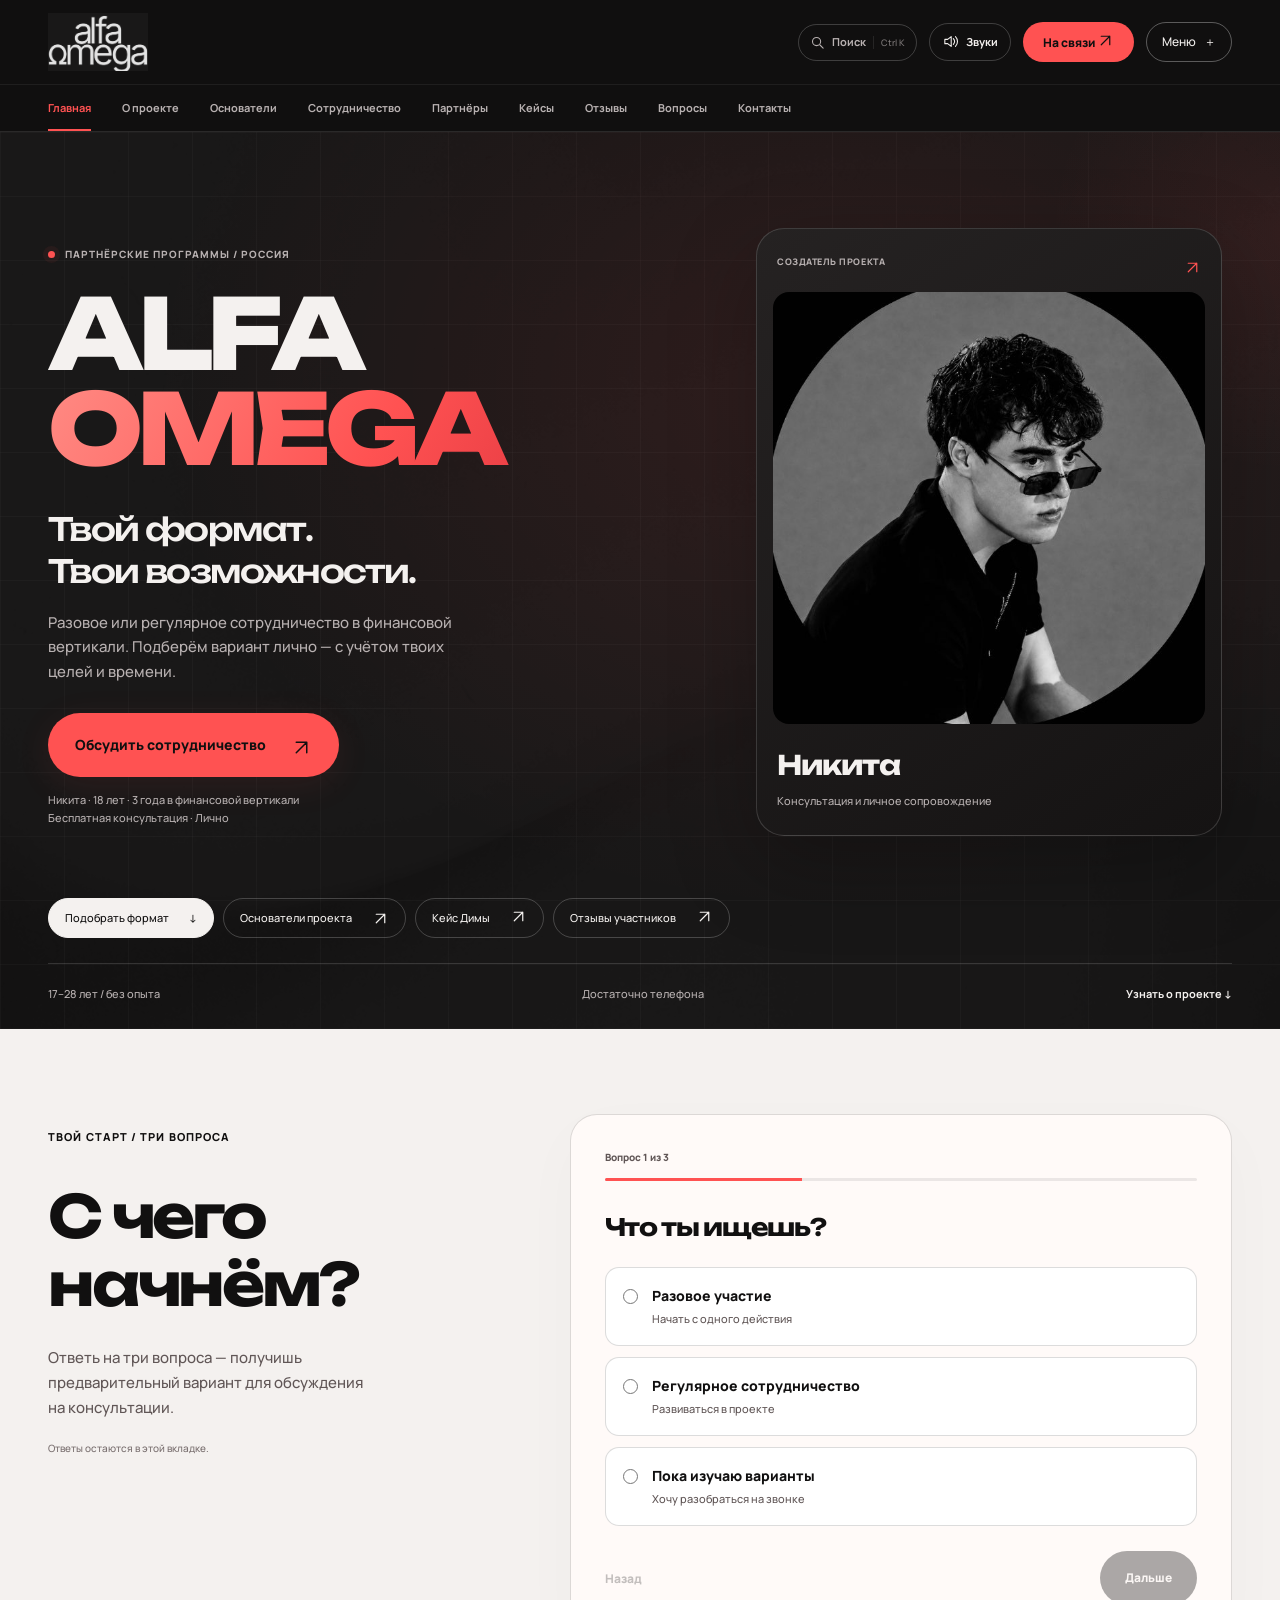
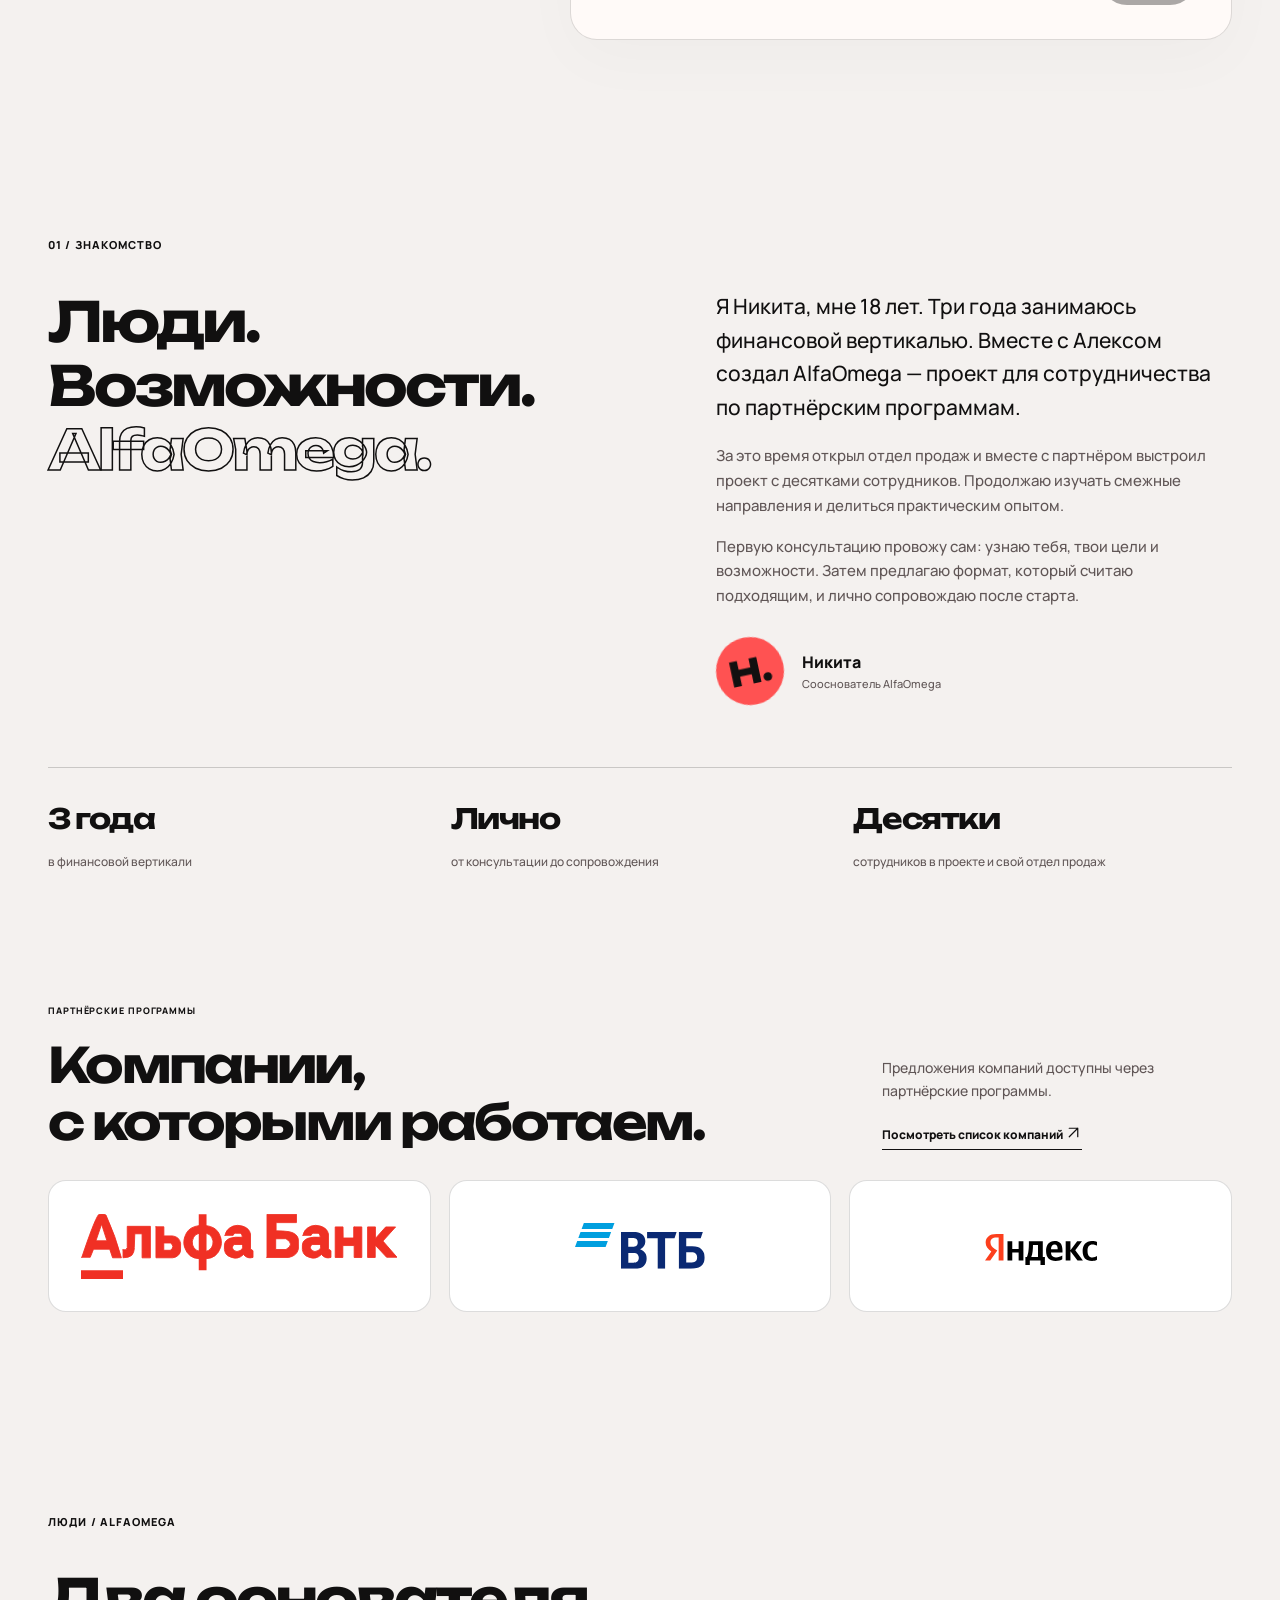
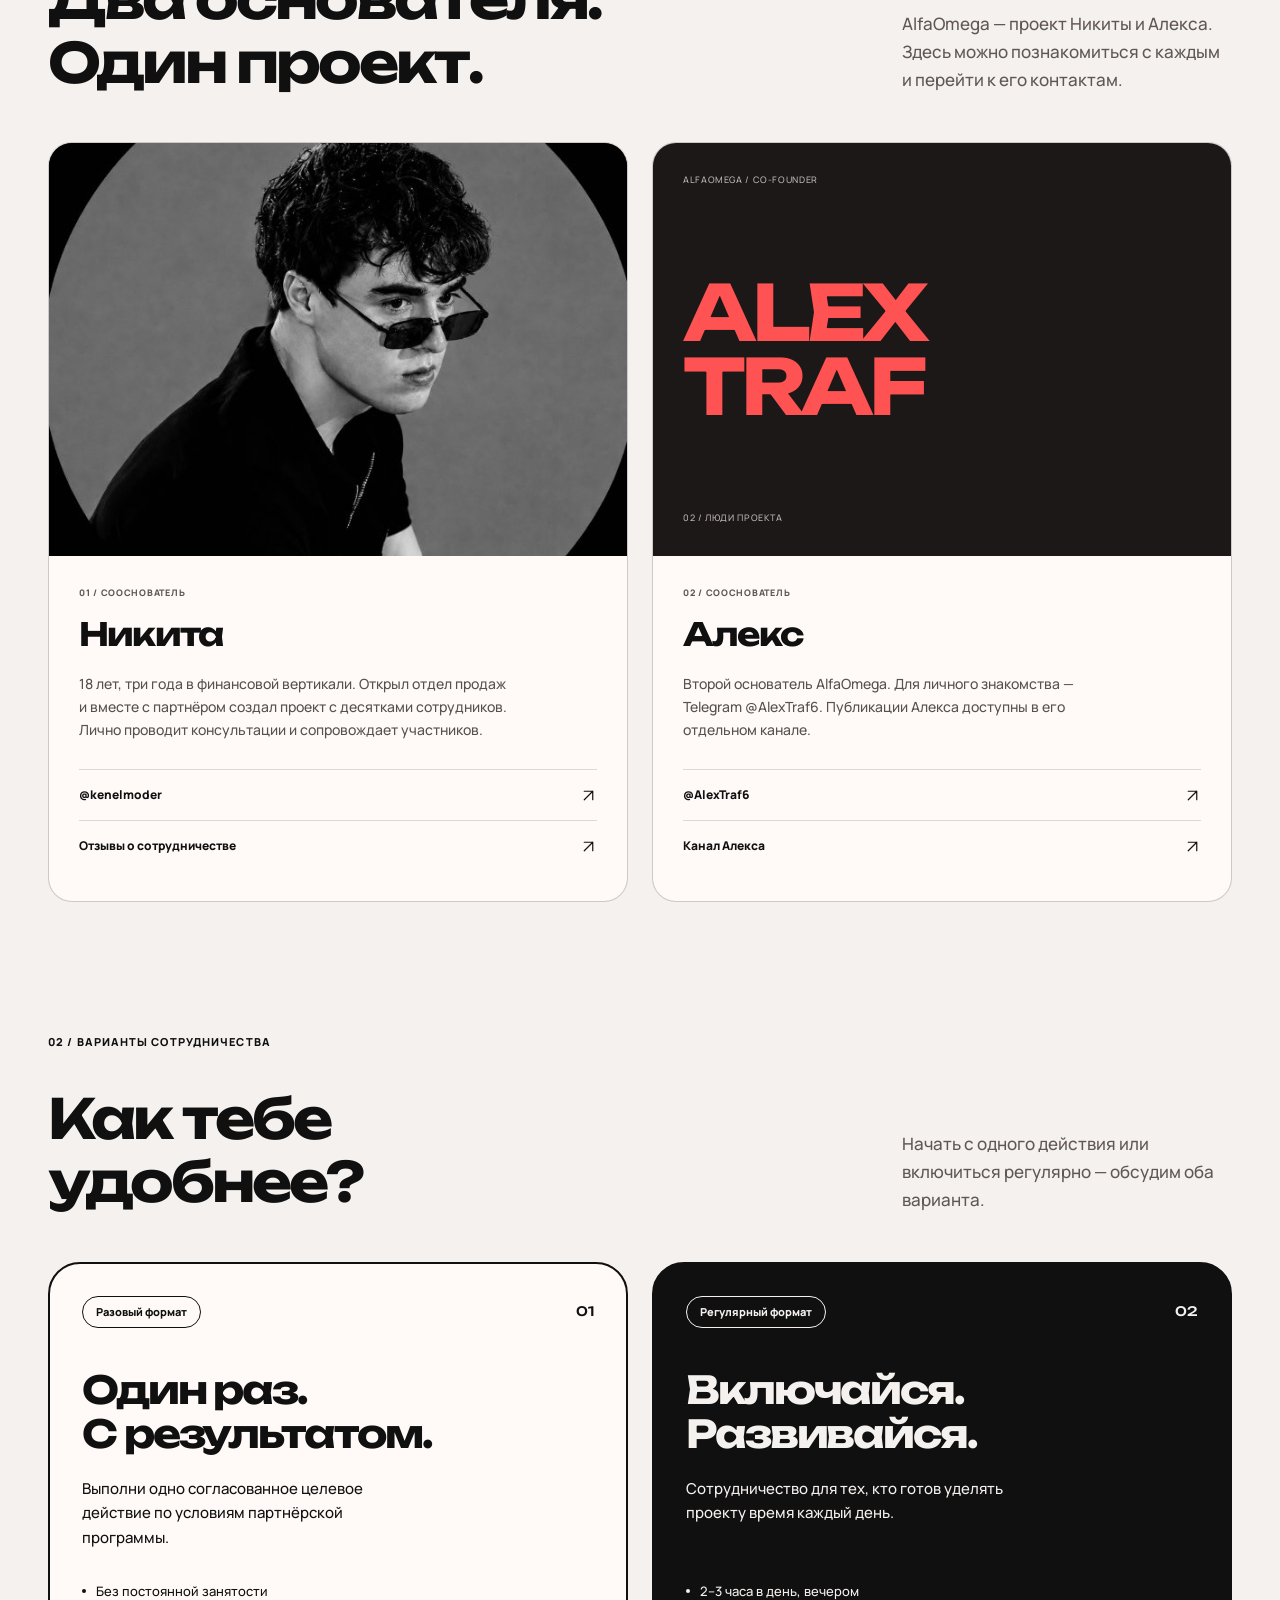
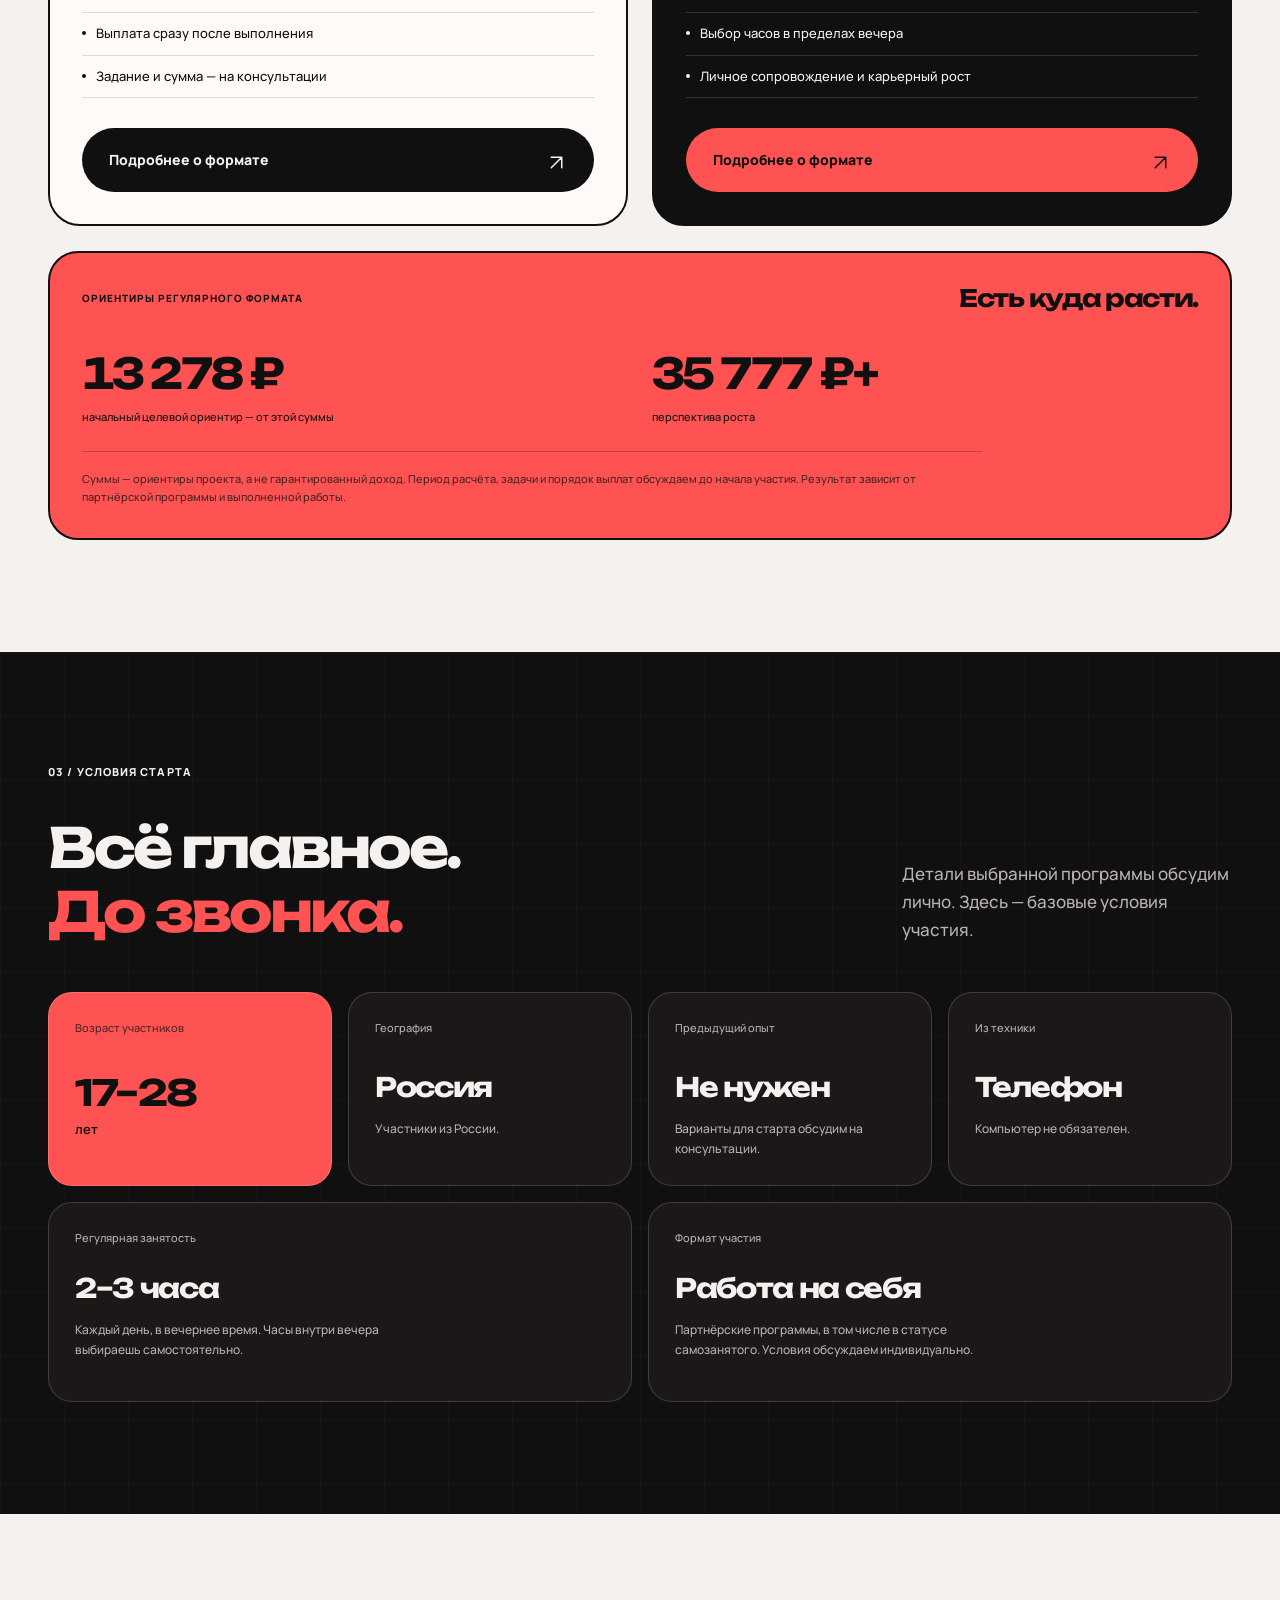
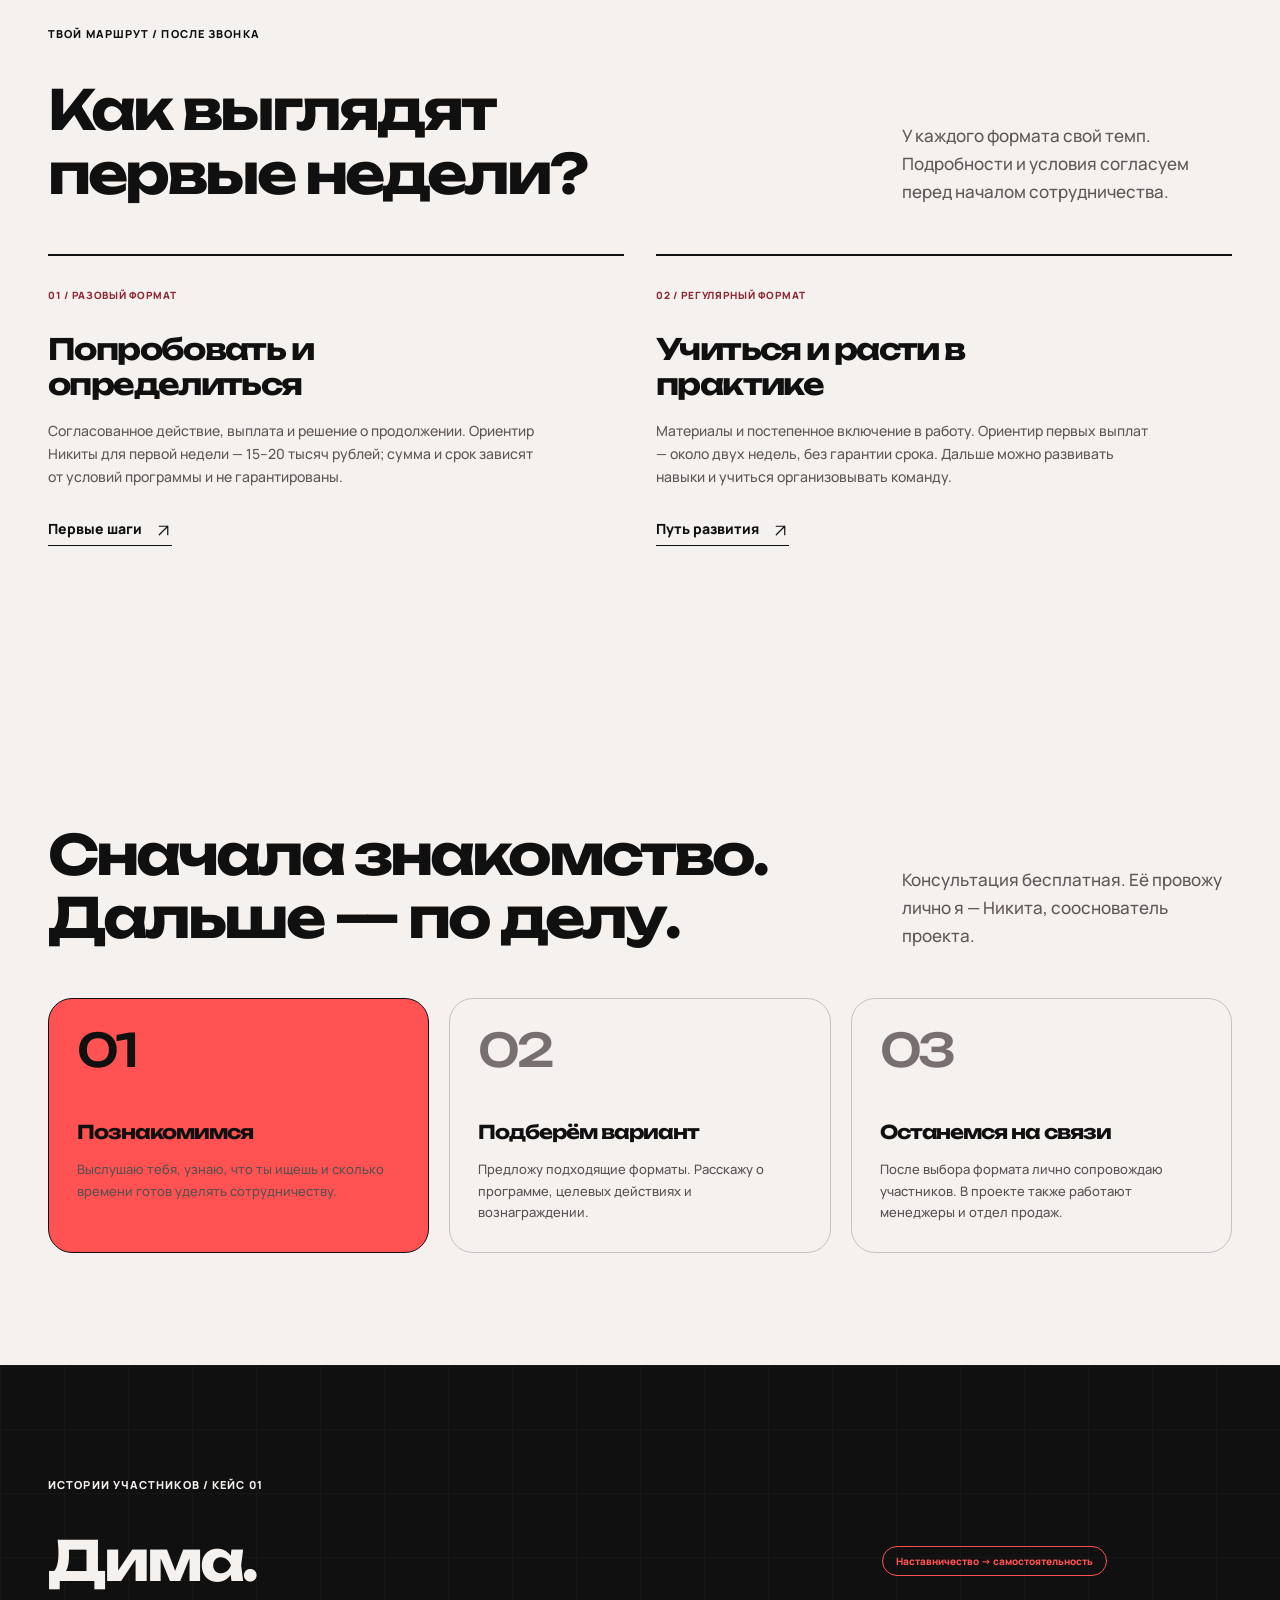
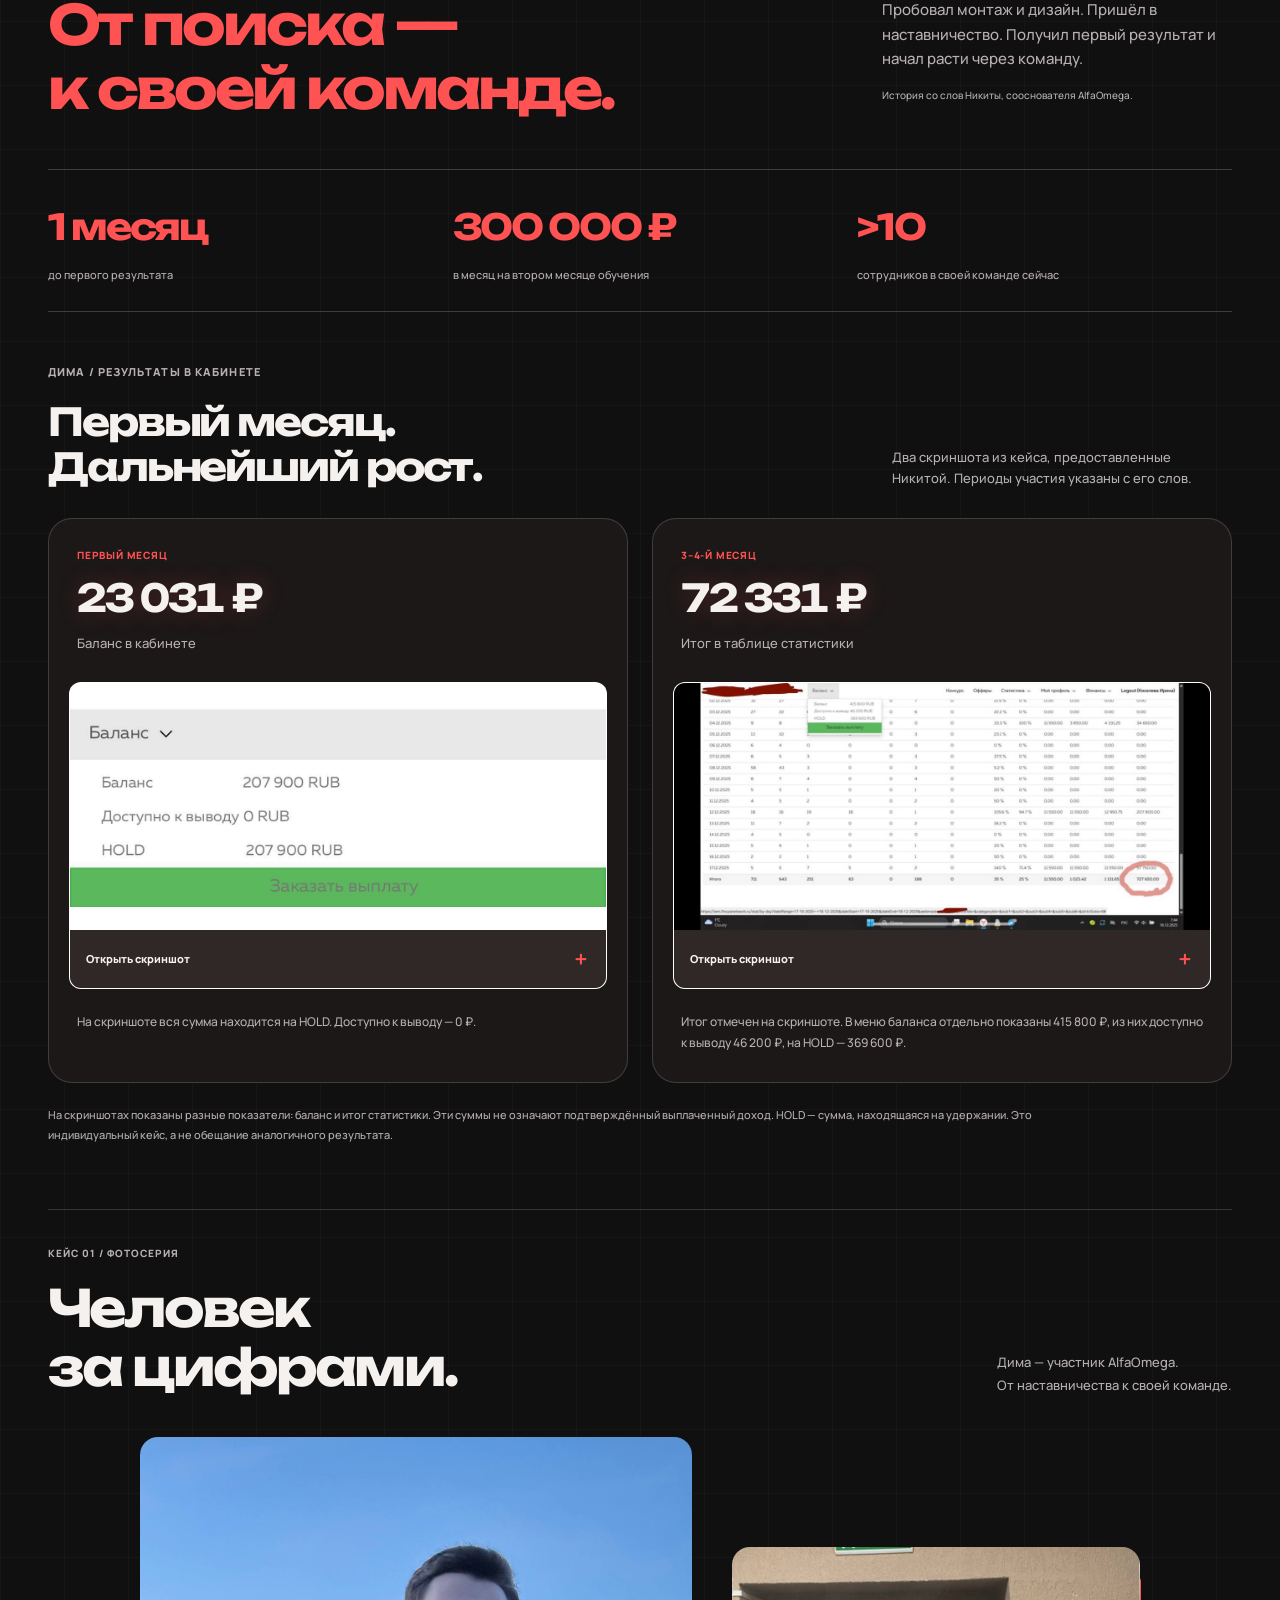
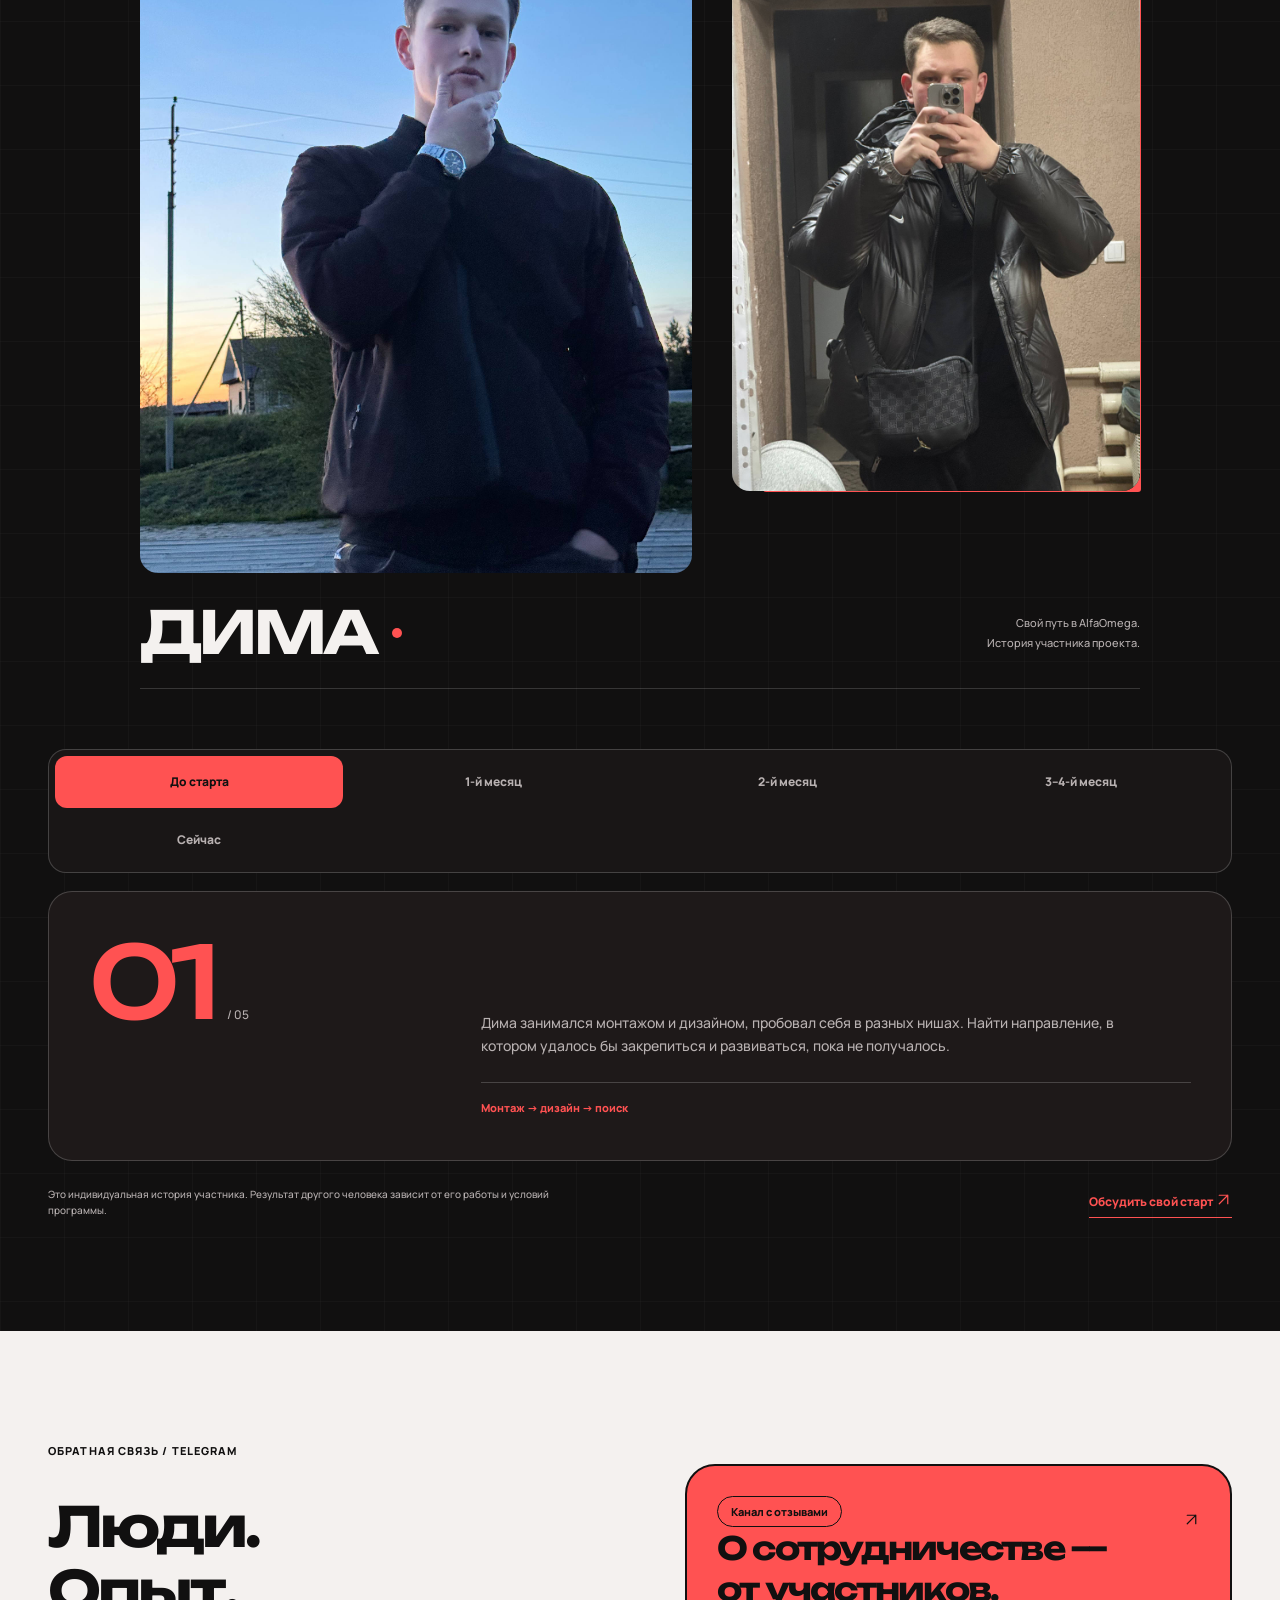
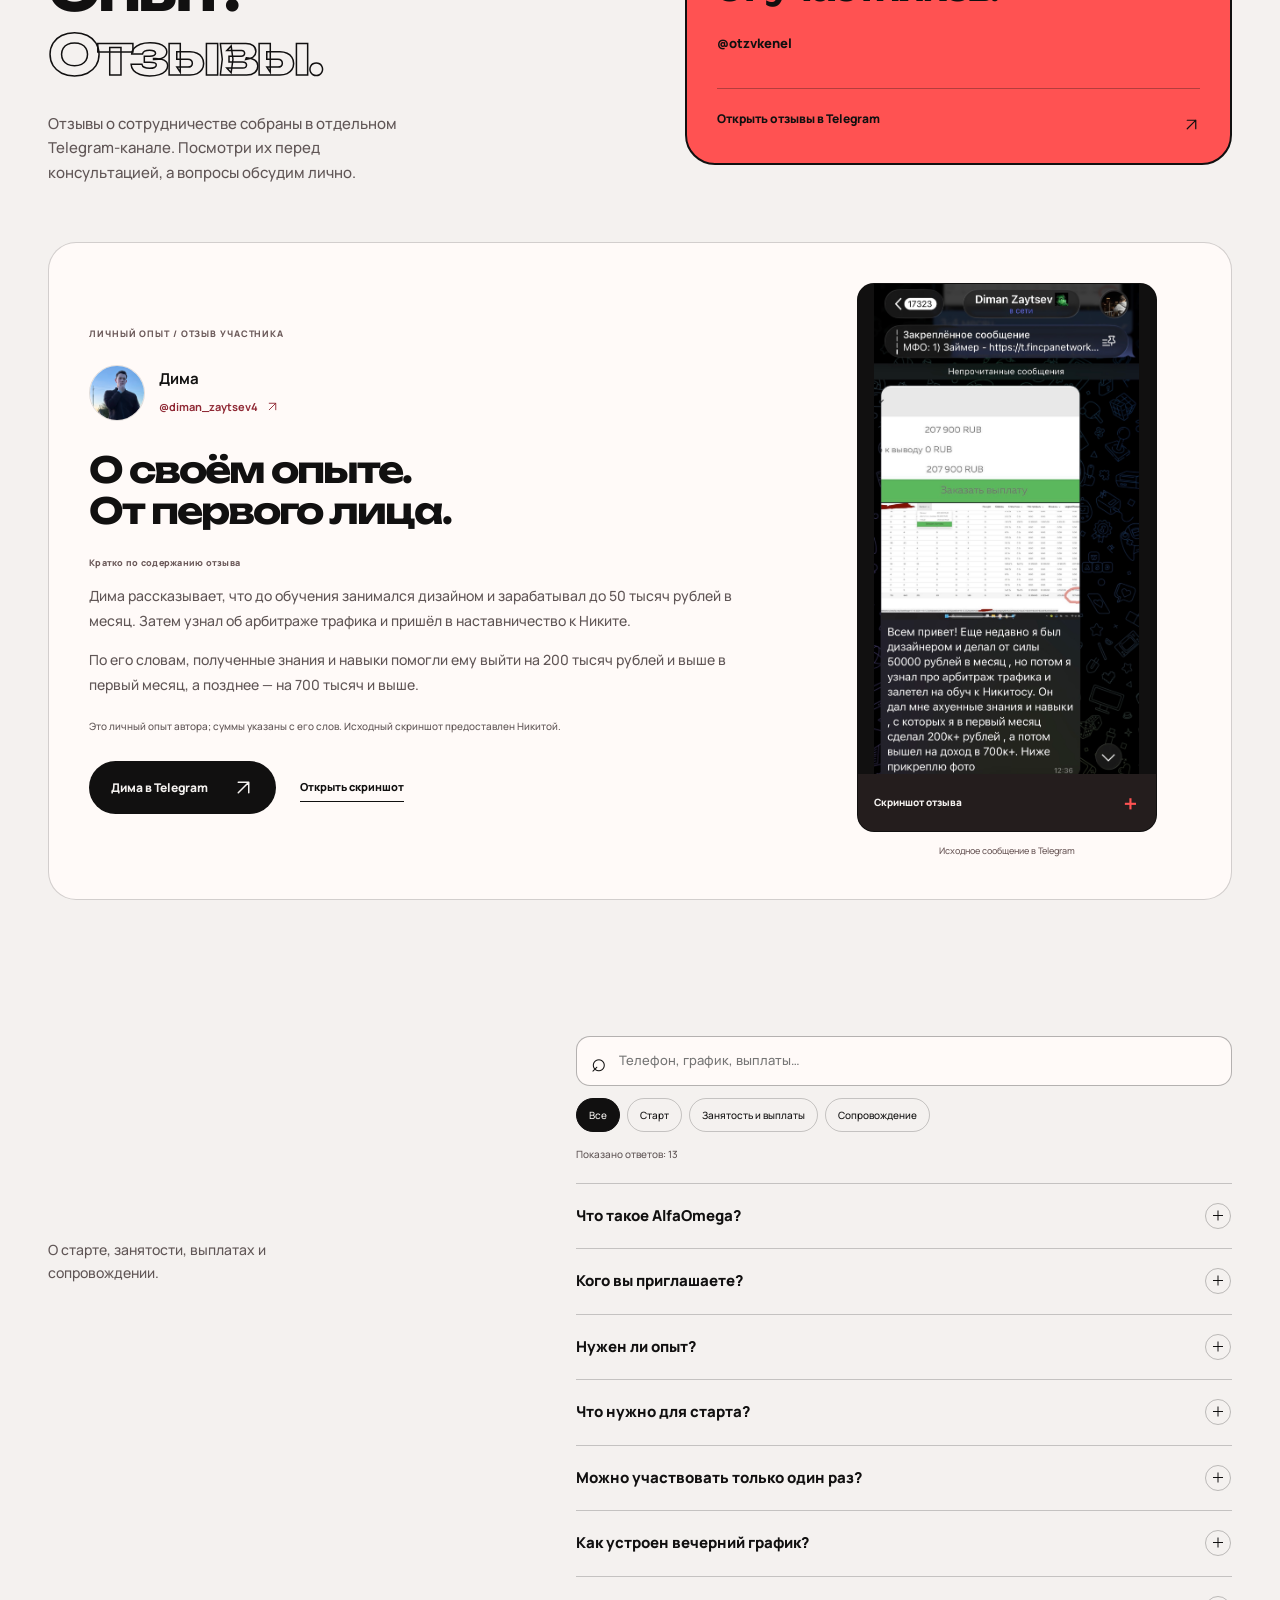
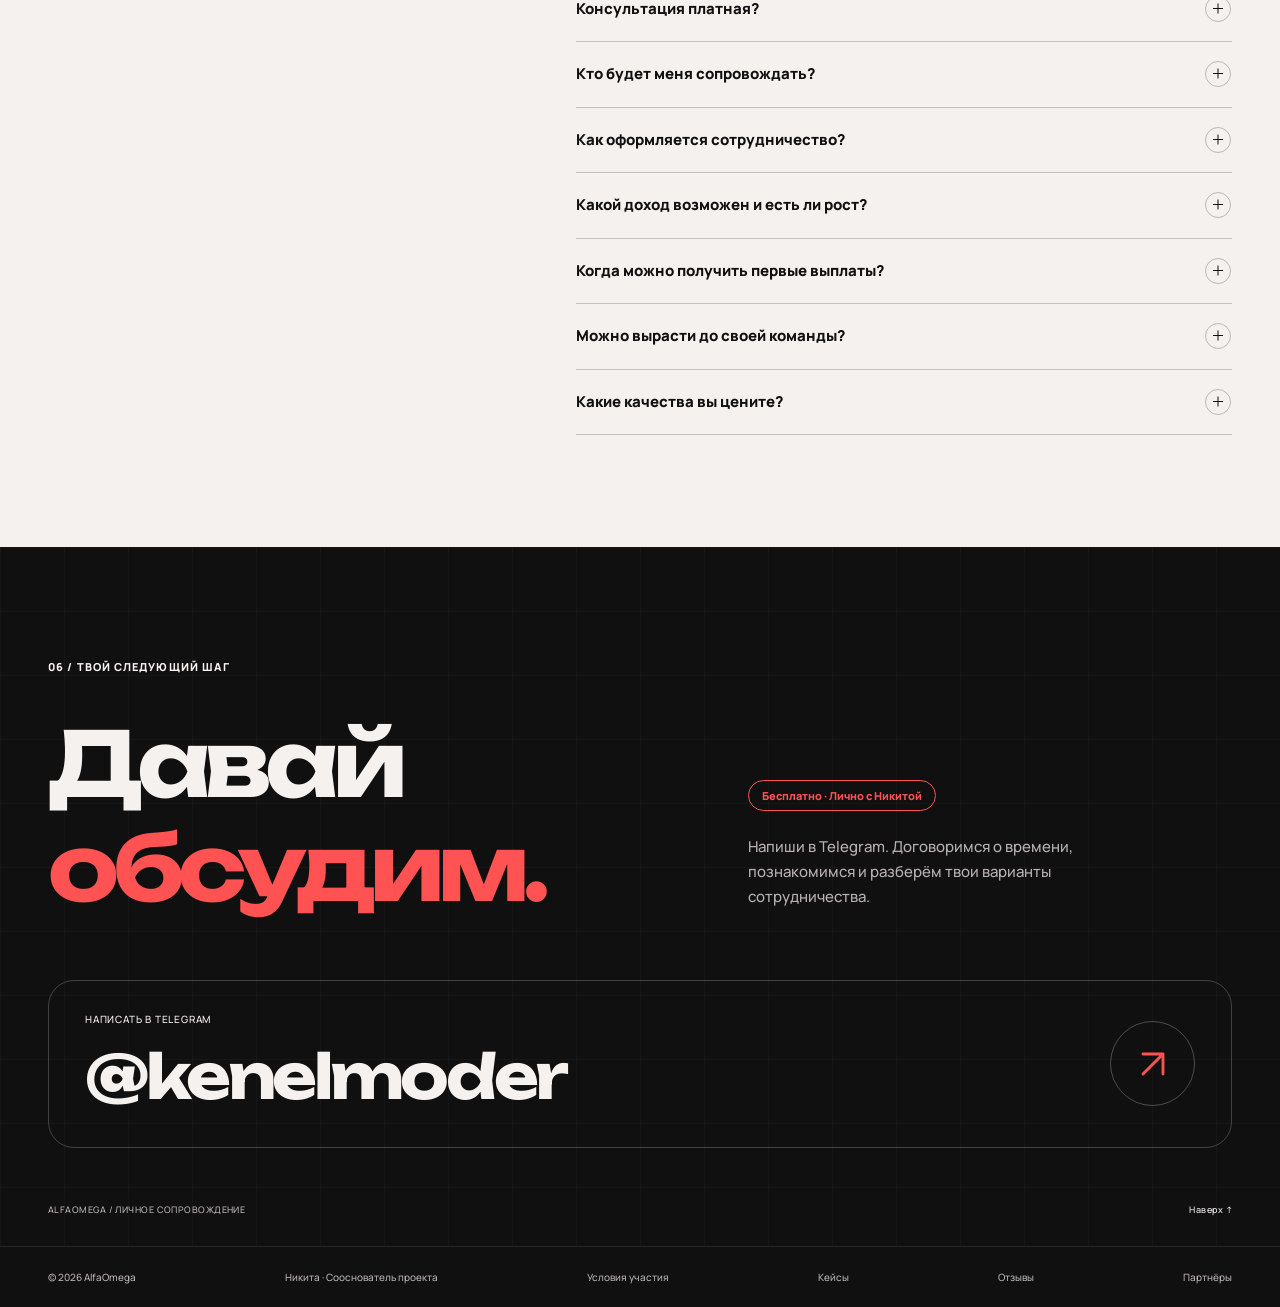
<file: index.html>
<!doctype html>
<html lang="ru">
<head>
  <meta charset="utf-8">
  <meta name="viewport" content="width=device-width, initial-scale=1">
  <meta name="robots" content="index, follow, max-image-preview:large">
  <meta name="theme-color" content="#111010">
  <title>AlfaOmega (Альфа Омега) — Никита | Сотрудничество</title>
  <meta name="description" content="AlfaOmega (Альфа Омега) — проект Никиты и Алекса в финансовой вертикали. Разовое и регулярное сотрудничество, личное сопровождение и бесплатная консультация.">
  <link rel="canonical" href="https://alfaomega-nikita.sandyplume1025.chatgpt.site/">
  <link rel="icon" href="assets/alfaomega-logo.jpeg" type="image/jpeg">
  <link rel="preload" href="assets/nikita.jpeg" as="image">
  <link rel="preload" href="assets/manrope-variable.ttf" as="font" type="font/ttf" crossorigin>
  <link rel="stylesheet" href="styles.css?v=20">
  <script src="site.js?v=20" defer></script>
  <script src="sounds.js?v=20" defer></script>
  <script src="experience.js?v=20" defer></script>
  <meta property="og:type" content="website">
  <meta property="og:locale" content="ru_RU">
  <meta property="og:title" content="AlfaOmega (Альфа Омега) — Никита | Сотрудничество">
  <meta property="og:description" content="AlfaOmega (Альфа Омега) — проект Никиты и Алекса в финансовой вертикали. Разовое и регулярное сотрудничество, личное сопровождение и бесплатная консультация.">
  <meta property="og:url" content="https://alfaomega-nikita.sandyplume1025.chatgpt.site/">
  <meta property="og:image" content="https://alfaomega-nikita.sandyplume1025.chatgpt.site/assets/nikita.jpeg">
  <meta property="og:image:alt" content="Никита, создатель AlfaOmega">
  <meta name="twitter:card" content="summary">
  <script type="application/ld+json">
{
  "@context": "https://schema.org",
  "@graph": [
    {
      "@type": "WebSite",
      "@id": "https://alfaomega-nikita.sandyplume1025.chatgpt.site/#website",
      "url": "https://alfaomega-nikita.sandyplume1025.chatgpt.site/",
      "name": "AlfaOmega",
      "alternateName": [
        "Альфа Омега",
        "АльфаОмега"
      ],
      "inLanguage": "ru-RU",
      "publisher": {
        "@id": "https://alfaomega-nikita.sandyplume1025.chatgpt.site/#project"
      }
    },
    {
      "@type": "Organization",
      "@id": "https://alfaomega-nikita.sandyplume1025.chatgpt.site/#project",
      "name": "AlfaOmega",
      "alternateName": [
        "Альфа Омега",
        "АльфаОмега"
      ],
      "url": "https://alfaomega-nikita.sandyplume1025.chatgpt.site/",
      "description": "Проект в финансовой вертикали. Сотрудничество по партнёрским программам.",
      "logo": "https://alfaomega-nikita.sandyplume1025.chatgpt.site/assets/alfaomega-logo.jpeg",
      "founder": [
        {
          "@id": "https://alfaomega-nikita.sandyplume1025.chatgpt.site/#nikita"
        },
        {
          "@id": "https://alfaomega-nikita.sandyplume1025.chatgpt.site/#alex"
        }
      ]
    },
    {
      "@type": "Person",
      "@id": "https://alfaomega-nikita.sandyplume1025.chatgpt.site/#nikita",
      "name": "Никита",
      "jobTitle": "Сооснователь AlfaOmega",
      "url": "https://alfaomega-nikita.sandyplume1025.chatgpt.site/",
      "image": "https://alfaomega-nikita.sandyplume1025.chatgpt.site/assets/nikita.jpeg",
      "sameAs": [
        "https://t.me/kenelmoder"
      ],
      "affiliation": {
        "@id": "https://alfaomega-nikita.sandyplume1025.chatgpt.site/#project"
      }
    },
    {
      "@type": "Person",
      "@id": "https://alfaomega-nikita.sandyplume1025.chatgpt.site/#alex",
      "name": "Алекс",
      "jobTitle": "Сооснователь AlfaOmega",
      "url": "https://alfaomega-nikita.sandyplume1025.chatgpt.site/founders.html",
      "sameAs": [
        "https://t.me/AlexTraf6",
        "https://t.me/+PCmVGvibhLFiMDhi"
      ],
      "affiliation": {
        "@id": "https://alfaomega-nikita.sandyplume1025.chatgpt.site/#project"
      }
    },
    {
      "@type": "WebPage",
      "@id": "https://alfaomega-nikita.sandyplume1025.chatgpt.site/#webpage",
      "url": "https://alfaomega-nikita.sandyplume1025.chatgpt.site/",
      "name": "AlfaOmega (Альфа Омега) — Никита | Сотрудничество",
      "description": "AlfaOmega (Альфа Омега) — проект Никиты и Алекса в финансовой вертикали. Разовое и регулярное сотрудничество, личное сопровождение и бесплатная консультация.",
      "inLanguage": "ru-RU",
      "isPartOf": {
        "@id": "https://alfaomega-nikita.sandyplume1025.chatgpt.site/#website"
      },
      "about": [
        {
          "@id": "https://alfaomega-nikita.sandyplume1025.chatgpt.site/#project"
        },
        {
          "@id": "https://alfaomega-nikita.sandyplume1025.chatgpt.site/#nikita"
        }
      ]
    }
  ]
}
</script>
  <script src="motion.js?v=20" defer></script>
</head>
<body class="home-page"><div class="transition-screen" aria-hidden="true"></div><div class="reading-progress" aria-hidden="true"></div>
<a class="skip-link" href="#main">Перейти к содержимому</a>
<div class="header-shell" id="top"><header class="header wrap">
<a class="wordmark" href="#top" aria-label="AlfaOmega — в начало"><span class="logo-crop"><img src="assets/alfaomega-logo.jpeg" width="1206" height="1124" alt="AlfaOmega"></span></a>
<nav class="desktop-nav" aria-label="Основная навигация"><a href="index.html" aria-current="page">Главная</a><a href="about.html">О проекте</a><a href="founders.html">Основатели</a><a href="cooperation.html">Сотрудничество</a><a href="partners.html">Партнёры</a><a href="cases.html">Кейсы</a><a href="reviews.html">Отзывы</a><a href="faq.html">Вопросы</a><a href="contact.html">Контакты</a></nav>
<div class="header-actions"><button type="button" class="quick-search-toggle" aria-label="Поиск по сайту" aria-haspopup="dialog" aria-controls="quick-navigation" hidden><svg viewBox="0 0 24 24" fill="none" aria-hidden="true"><circle cx="10.5" cy="10.5" r="6.5"/><path d="m16 16 5 5"/></svg><span>Поиск</span><kbd>⌘ K</kbd></button><button class="sfx-toggle" type="button" aria-pressed="true" aria-label="Выключить звуковые эффекты" title="Звуки интерфейса" hidden><svg viewBox="0 0 24 24" fill="none" aria-hidden="true"><path d="M4 9v6h4l5 4V5L8 9H4Z"/><path class="sfx-waves" d="M16 8a6 6 0 0 1 0 8M19 5a10 10 0 0 1 0 14"/><path class="sfx-muted" d="m16 9 6 6m-6 0 6-6"/></svg><span>Звуки</span></button><a class="header-telegram" href="https://t.me/kenelmoder" target="_blank" rel="noopener noreferrer">На связи <svg class="icon-arrow" viewBox="0 0 24 24" fill="none" aria-hidden="true"><path d="M6 18 18 6M6 6h12v12"/></svg></a><button class="menu-toggle" type="button" aria-expanded="false" aria-controls="mobile-navigation">Меню <span aria-hidden="true">＋</span></button></div></header><nav class="section-tabs" aria-label="Разделы сайта"><div class="wrap section-tabs-track"><a href="index.html" aria-current="page">Главная</a><a href="about.html">О проекте</a><a href="founders.html">Основатели</a><a href="cooperation.html">Сотрудничество</a><a href="partners.html">Партнёры</a><a href="cases.html">Кейсы</a><a href="reviews.html">Отзывы</a><a href="faq.html">Вопросы</a><a href="contact.html">Контакты</a></div></nav>
<nav class="mobile-nav" id="mobile-navigation" aria-label="Навигация для телефона" hidden><div class="wrap"><a href="index.html" aria-current="page">Главная<span aria-hidden="true">01</span></a><a href="about.html">О проекте<span aria-hidden="true">02</span></a><a href="founders.html">Основатели<span aria-hidden="true">03</span></a><a href="cooperation.html">Сотрудничество<span aria-hidden="true">04</span></a><a href="partners.html">Партнёры<span aria-hidden="true">05</span></a><a href="cases.html">Кейсы<span aria-hidden="true">06</span></a><a href="reviews.html">Отзывы<span aria-hidden="true">07</span></a><a href="faq.html">Вопросы<span aria-hidden="true">08</span></a><a href="contact.html">Контакты<span aria-hidden="true">09</span></a></div></nav></div>
<main id="main">
<section class="hero dark-grid" aria-labelledby="hero-title"><div class="wrap hero-layout">
<div class="hero-copy"><p class="eyebrow"><span class="status-dot"></span> ПАРТНЁРСКИЕ ПРОГРАММЫ / РОССИЯ</p><h1 id="hero-title">ALFA<span>OMEGA</span></h1><p class="hero-lead">Твой формат.<br>Твои возможности.</p><p class="hero-description">Разовое или регулярное сотрудничество в финансовой вертикали. Подберём вариант лично — с учётом твоих целей и времени.</p><a class="button button-lime" href="https://t.me/kenelmoder" target="_blank" rel="noopener noreferrer">Обсудить сотрудничество <span aria-hidden="true"><svg class="icon-arrow" viewBox="0 0 24 24" fill="none" aria-hidden="true"><path d="M6 18 18 6M6 6h12v12"/></svg></span></a><p class="hero-note">Никита · 18 лет · 3 года в финансовой вертикали<br>Бесплатная консультация · Лично</p></div>
<figure class="portrait-block"><div class="portrait-label"><span>СОЗДАТЕЛЬ ПРОЕКТА</span><span aria-hidden="true"><svg class="icon-arrow" viewBox="0 0 24 24" fill="none" aria-hidden="true"><path d="M6 18 18 6M6 6h12v12"/></svg></span></div><img class="portrait" src="assets/nikita.jpeg" width="640" height="640" fetchpriority="high" alt="Никита, сооснователь AlfaOmega"><figcaption><strong>Никита</strong><span>Консультация и личное сопровождение</span></figcaption></figure>
<div class="hero-explore"><a class="hero-picker-link" href="#format-picker">Подобрать формат <span aria-hidden="true">↓</span></a><a href="founders.html">Основатели проекта <svg class="icon-arrow" viewBox="0 0 24 24" fill="none" aria-hidden="true"><path d="M6 18 18 6M6 6h12v12"/></svg></a><a href="cases.html">Кейс Димы <span aria-hidden="true"><svg class="icon-arrow" viewBox="0 0 24 24" fill="none" aria-hidden="true"><path d="M6 18 18 6M6 6h12v12"/></svg></span></a><a href="reviews.html">Отзывы участников <span aria-hidden="true"><svg class="icon-arrow" viewBox="0 0 24 24" fill="none" aria-hidden="true"><path d="M6 18 18 6M6 6h12v12"/></svg></span></a></div><div class="hero-bottom"><span>17–28 лет / без опыта</span><span>Достаточно телефона</span><a href="#project">Узнать о проекте ↓</a></div></div></section>
<section class="format-picker section light" id="format-picker" aria-labelledby="picker-title"><div class="wrap picker-layout"><div class="picker-intro"><p class="section-label">ТВОЙ СТАРТ / ТРИ ВОПРОСА</p><h2 id="picker-title">С чего<br> начнём?</h2><p>Ответь на три вопроса — получишь предварительный вариант для обсуждения на консультации.</p><span>Ответы остаются в этой вкладке.</span></div><div class="picker-card"><form class="picker-form"><div class="picker-progress" hidden><span class="picker-step-label" aria-live="polite"></span><div><span></span></div></div><fieldset data-picker-step="0"><legend>Что ты ищешь?</legend><div class="picker-options"><label class="picker-option"><input type="radio" name="goal" value="once"><span><strong>Разовое участие</strong><small>Начать с одного действия</small></span></label><label class="picker-option"><input type="radio" name="goal" value="regular"><span><strong>Регулярное сотрудничество</strong><small>Развиваться в проекте</small></span></label><label class="picker-option"><input type="radio" name="goal" value="explore"><span><strong>Пока изучаю варианты</strong><small>Хочу разобраться на звонке</small></span></label></div></fieldset><fieldset data-picker-step="1"><legend>Какой график подходит?</legend><div class="picker-options"><label class="picker-option"><input type="radio" name="time" value="one"><span><strong>Только разовое участие</strong><small>Без постоянной занятости</small></span></label><label class="picker-option"><input type="radio" name="time" value="evening"><span><strong>2–3 часа вечером</strong><small>Могу выделять время ежедневно</small></span></label><label class="picker-option"><input type="radio" name="time" value="unsure"><span><strong>График пока неясен</strong><small>Нужно обсудить возможности</small></span></label></div></fieldset><fieldset data-picker-step="2"><legend>С каким опытом начинаешь?</legend><div class="picker-options"><label class="picker-option"><input type="radio" name="experience" value="new"><span><strong>Без опыта</strong><small>Хочу попробовать новое направление</small></span></label><label class="picker-option"><input type="radio" name="experience" value="some"><span><strong>Опыт уже есть</strong><small>Расскажу о нём на консультации</small></span></label><label class="picker-option"><input type="radio" name="experience" value="talk"><span><strong>Сначала познакомимся</strong><small>Предпочитаю обсудить лично</small></span></label></div></fieldset><div class="picker-controls" hidden><button type="button" class="picker-back">Назад</button><button type="button" class="button button-dark picker-next" disabled>Дальше <span aria-hidden="true">→</span></button></div></form><div class="picker-result" hidden><p class="section-label">ВАРИАНТ ДЛЯ ОБСУЖДЕНИЯ</p><h3 class="picker-result-title"></h3><p class="picker-result-description"></p><p class="picker-result-note">Окончательный формат и условия определим на личной консультации.</p><label class="picker-summary-label">Твои ответы<textarea class="picker-summary" rows="4" readonly></textarea></label><div class="picker-result-actions"><a class="button button-lime" href="https://t.me/kenelmoder" target="_blank" rel="noopener noreferrer">Обсудить с Никитой <svg class="icon-arrow" viewBox="0 0 24 24" fill="none" aria-hidden="true"><path d="M6 18 18 6M6 6h12v12"/></svg></a><button type="button" class="picker-copy">Скопировать ответы</button></div><p class="picker-copy-status" role="status"></p><button type="button" class="picker-restart">Изменить ответы</button></div><noscript><p>Обсуди подходящий формат с <a href="https://t.me/kenelmoder">Никитой в Telegram</a>.</p></noscript></div></div></section><section class="project section light" id="project" aria-labelledby="project-title"><div class="wrap"><p class="section-label">01 / ЗНАКОМСТВО</p><div class="project-layout"><div><h2 id="project-title">Люди.<br>Возможности.<br><span class="outline-word">AlfaOmega.</span></h2></div><div class="project-copy"><p class="lead">Я Никита, мне 18 лет. Три года занимаюсь финансовой вертикалью. Вместе с Алексом создал AlfaOmega — проект для сотрудничества по партнёрским программам.</p><p>За это время открыл отдел продаж и вместе с партнёром выстроил проект с десятками сотрудников. Продолжаю изучать смежные направления и делиться практическим опытом.</p><p>Первую консультацию провожу сам: узнаю тебя, твои цели и возможности. Затем предлагаю формат, который считаю подходящим, и лично сопровождаю после старта.</p><div class="signature"><span class="signature-symbol" aria-hidden="true">Н.</span><span>Никита<small>Сооснователь AlfaOmega</small></span></div></div></div><div class="facts-row"><div><strong>3 года</strong><span>в финансовой вертикали</span></div><div><strong>Лично</strong><span>от консультации до сопровождения</span></div><div><strong>Десятки</strong><span>сотрудников в проекте и свой отдел продаж</span></div></div></div></section><section class="partners-preview light" aria-labelledby="partners-preview-title"><div class="wrap"><div class="partners-preview-heading"><div><p class="section-label">ПАРТНЁРСКИЕ ПРОГРАММЫ</p><h2 id="partners-preview-title">Компании,<br>с которыми работаем.</h2></div><div><p>Предложения компаний доступны через партнёрские программы.</p><a class="text-link" href="partners.html">Посмотреть список компаний <svg class="icon-arrow" viewBox="0 0 24 24" fill="none" aria-hidden="true"><path d="M6 18 18 6M6 6h12v12"/></svg></a></div></div><div class="partner-preview-logos"><div><img src="assets/brands/alfa.svg" alt="Альфа-Банк" loading="lazy"></div><div><img src="assets/brands/vtb.svg" alt="ВТБ" loading="lazy"></div><a href="https://ya.ru/" target="_blank" rel="noopener noreferrer" aria-label="Яндекс — официальный сайт"><img src="assets/brands/yandex.svg" alt="Яндекс" loading="lazy"></a></div></div></section><section class="founders section light" id="founders" aria-labelledby="founders-title"><div class="wrap"><p class="section-label">ЛЮДИ / ALFAOMEGA</p><div class="section-heading"><h2 id="founders-title">Два основателя.<br>Один проект.</h2><p>AlfaOmega — проект Никиты и Алекса. Здесь можно познакомиться с каждым и перейти к его контактам.</p></div><div class="founder-grid"><article class="founder-card reveal"><div class="founder-visual"><img src="assets/nikita.jpeg" width="640" height="640" alt="Никита, сооснователь AlfaOmega" loading="lazy"></div><div class="founder-body"><span class="founder-number">01 / СООСНОВАТЕЛЬ</span><h3>Никита</h3><p>18 лет, три года в финансовой вертикали. Открыл отдел продаж и вместе с партнёром создал проект с десятками сотрудников. Лично проводит консультации и сопровождает участников.</p><div class="founder-links"><a href="https://t.me/kenelmoder" target="_blank" rel="noopener noreferrer">@kenelmoder <svg class="icon-arrow" viewBox="0 0 24 24" fill="none" aria-hidden="true"><path d="M6 18 18 6M6 6h12v12"/></svg></a><a href="https://t.me/otzvkenel" target="_blank" rel="noopener noreferrer">Отзывы о сотрудничестве <svg class="icon-arrow" viewBox="0 0 24 24" fill="none" aria-hidden="true"><path d="M6 18 18 6M6 6h12v12"/></svg></a></div></div></article><article class="founder-card founder-alex reveal"><div class="founder-wordmark" aria-hidden="true"><span>ALFAOMEGA / CO-FOUNDER</span><strong>ALEX<br>TRAF</strong><small>02 / ЛЮДИ ПРОЕКТА</small></div><div class="founder-body"><span class="founder-number">02 / СООСНОВАТЕЛЬ</span><h3>Алекс</h3><p>Второй основатель AlfaOmega. Для личного знакомства — Telegram @AlexTraf6. Публикации Алекса доступны в его отдельном канале.</p><div class="founder-links"><a href="https://t.me/AlexTraf6" target="_blank" rel="noopener noreferrer">@AlexTraf6 <svg class="icon-arrow" viewBox="0 0 24 24" fill="none" aria-hidden="true"><path d="M6 18 18 6M6 6h12v12"/></svg></a><a href="https://t.me/+PCmVGvibhLFiMDhi" target="_blank" rel="noopener noreferrer">Канал Алекса <svg class="icon-arrow" viewBox="0 0 24 24" fill="none" aria-hidden="true"><path d="M6 18 18 6M6 6h12v12"/></svg></a></div></div></article></div></div></section>
<section class="formats section light" id="formats" aria-labelledby="formats-title"><div class="wrap"><p class="section-label">02 / ВАРИАНТЫ СОТРУДНИЧЕСТВА</p><div class="section-heading"><h2 id="formats-title">Как тебе<br>удобнее?</h2><p>Начать с одного действия или включиться регулярно — обсудим оба варианта.</p></div><div class="offers">
<article class="offer offer-once reveal"><div class="offer-top"><span class="pill">Разовый формат</span><span class="card-index">01</span></div><h3>Один раз.<br>С результатом.</h3><p>Выполни одно согласованное целевое действие по условиям партнёрской программы.</p><ul class="offer-list"><li>Без постоянной занятости</li><li>Выплата сразу после выполнения</li><li>Задание и сумма — на консультации</li></ul><a class="button button-dark" href="#conditions" data-open-dialog="format-once">Подробнее о формате <span aria-hidden="true"><svg class="icon-arrow" viewBox="0 0 24 24" fill="none" aria-hidden="true"><path d="M6 18 18 6M6 6h12v12"/></svg></span></a></article>
<article class="offer offer-regular reveal"><div class="offer-top"><span class="pill">Регулярный формат</span><span class="card-index">02</span></div><h3>Включайся.<br>Развивайся.</h3><p>Сотрудничество для тех, кто готов уделять проекту время каждый день.</p><ul class="offer-list"><li>2–3 часа в день, вечером</li><li>Выбор часов в пределах вечера</li><li>Личное сопровождение и карьерный рост</li></ul><a class="button button-lime" href="#conditions" data-open-dialog="format-regular">Подробнее о формате <span aria-hidden="true"><svg class="icon-arrow" viewBox="0 0 24 24" fill="none" aria-hidden="true"><path d="M6 18 18 6M6 6h12v12"/></svg></span></a></article></div>
<div class="income-box reveal"><div class="income-heading"><span class="section-label">ОРИЕНТИРЫ РЕГУЛЯРНОГО ФОРМАТА</span><h3>Есть куда расти.</h3></div><div class="income-values"><div><strong class="money-counter" data-count-to="100000" data-count-suffix=" ₽"><span class="money-reserve" aria-hidden="true">100 000 ₽</span><span class="money-display" aria-hidden="true">100 000 ₽</span><span class="sr-only">100 000 рублей</span></strong><small>начальный целевой ориентир — от этой суммы</small></div><div><strong class="money-counter" data-count-to="300000" data-count-suffix=" ₽+"><span class="money-reserve" aria-hidden="true">300 000 ₽+</span><span class="money-display" aria-hidden="true">300 000 ₽+</span><span class="sr-only">300 000 рублей и выше</span></strong><small>перспектива роста</small></div></div><p class="income-note">Суммы — ориентиры проекта, а не гарантированный доход. Период расчёта, задачи и порядок выплат обсуждаем до начала участия. Результат зависит от партнёрской программы и выполненной работы.</p></div></div></section>
<section class="conditions section dark-grid" id="conditions" aria-labelledby="conditions-title"><div class="wrap"><p class="section-label">03 / УСЛОВИЯ СТАРТА</p><div class="section-heading"><h2 id="conditions-title">Всё главное.<br><span class="lime-text">До звонка.</span></h2><p>Детали выбранной программы обсудим лично. Здесь — базовые условия участия.</p></div><dl class="conditions-grid"><div class="condition-age reveal"><dt>Возраст участников</dt><dd>17–28<span>лет</span></dd></div><div class="reveal"><dt>География</dt><dd>Россия</dd><p>Участники из России.</p></div><div class="reveal"><dt>Предыдущий опыт</dt><dd>Не нужен</dd><p>Варианты для старта обсудим на консультации.</p></div><div class="reveal"><dt>Из техники</dt><dd>Телефон</dd><p>Компьютер не обязателен.</p></div><div class="condition-wide reveal"><dt>Регулярная занятость</dt><dd>2–3 часа</dd><p>Каждый день, в вечернее время. Часы внутри вечера выбираешь самостоятельно.</p></div><div class="condition-wide reveal"><dt>Формат участия</dt><dd>Работа на себя</dd><p>Партнёрские программы, в том числе в статусе самозанятого. Условия обсуждаем индивидуально.</p></div></dl></div></section>
<section class="start-preview section light" aria-labelledby="start-preview-title"><div class="wrap"><p class="section-label">ТВОЙ МАРШРУТ / ПОСЛЕ ЗВОНКА</p><div class="section-heading"><h2 id="start-preview-title">Как выглядят<br>первые недели?</h2><p>У каждого формата свой темп. Подробности и условия согласуем перед началом сотрудничества.</p></div><div class="start-preview-grid"><article class="reveal"><span>01 / РАЗОВЫЙ ФОРМАТ</span><h3>Попробовать и определиться</h3><p>Согласованное действие, выплата и решение о продолжении. Ориентир Никиты для первой недели — 15–20 тысяч рублей; сумма и срок зависят от условий программы и не гарантированы.</p><a class="text-link" href="cooperation.html#first-weeks">Первые шаги <svg class="icon-arrow" viewBox="0 0 24 24" fill="none" aria-hidden="true"><path d="M6 18 18 6M6 6h12v12"/></svg></a></article><article class="reveal"><span>02 / РЕГУЛЯРНЫЙ ФОРМАТ</span><h3>Учиться и расти в практике</h3><p>Материалы и постепенное включение в работу. Ориентир первых выплат — около двух недель, без гарантии срока. Дальше можно развивать навыки и учиться организовывать команду.</p><a class="text-link" href="cooperation.html#growth">Путь развития <svg class="icon-arrow" viewBox="0 0 24 24" fill="none" aria-hidden="true"><path d="M6 18 18 6M6 6h12v12"/></svg></a></article></div></div></section><section class="support section light" id="support" aria-labelledby="support-title"><div class="wrap"><p class="section-label">04 / КАК НАЧИНАЕМ</p><div class="section-heading"><h2 id="support-title">Сначала знакомство.<br>Дальше — по делу.</h2><p>Консультация бесплатная. Её провожу лично я — Никита, сооснователь проекта.</p></div><ol class="steps"><li class="reveal"><span class="step-number">01</span><h3>Познакомимся</h3><p>Выслушаю тебя, узнаю, что ты ищешь и сколько времени готов уделять сотрудничеству.</p></li><li class="reveal"><span class="step-number">02</span><h3>Подберём вариант</h3><p>Предложу подходящие форматы. Расскажу о программе, целевых действиях и вознаграждении.</p></li><li class="reveal"><span class="step-number">03</span><h3>Останемся на связи</h3><p>После выбора формата лично сопровождаю участников. В проекте также работают менеджеры и отдел продаж.</p></li></ol></div></section>
<section class="cases section dark-grid" id="cases" aria-labelledby="cases-title"><div class="wrap"><p class="section-label">ИСТОРИИ УЧАСТНИКОВ / КЕЙС 01</p><div class="section-heading"><h2 id="cases-title">Дима.<br><span class="lime-text">От поиска —<br>к своей команде.</span></h2><div class="case-intro"><span class="pill">Наставничество → самостоятельность</span><p>Пробовал монтаж и дизайн. Пришёл в наставничество. Получил первый результат и начал расти через команду.</p><span class="case-source">История со слов Никиты, сооснователя AlfaOmega.</span></div></div><div class="case-stats"><div><strong>1 месяц</strong><span>до первого результата</span></div><div><strong>300 000 ₽</strong><span>в месяц на втором месяце обучения</span></div><div><strong>&gt;10</strong><span>сотрудников в своей команде сейчас</span></div></div><div class="case-results" id="dima-results" aria-labelledby="case-results-title"><div class="results-heading"><div><p class="section-label">ДИМА / РЕЗУЛЬТАТЫ В КАБИНЕТЕ</p><h3 id="case-results-title">Первый месяц.<br>Дальнейший рост.</h3></div><p>Два скриншота из кейса, предоставленные Никитой. Периоды участия указаны с его слов.</p></div><div class="result-grid"><figure class="result-card reveal"><figcaption><span class="result-period">ПЕРВЫЙ МЕСЯЦ</span><strong class="money-counter" data-count-to="207900" data-count-suffix=" ₽"><span class="money-reserve" aria-hidden="true">207 900 ₽</span><span class="money-display" aria-hidden="true">207 900 ₽</span><span class="sr-only">207 900 рублей</span></strong><span class="result-measure">Баланс в кабинете</span></figcaption><a class="result-image" href="assets/dima-result-month-1.jpeg" data-open-dialog="dima-result-1" aria-label="Увеличить скриншот: первый месяц" target="_blank" rel="noopener"><img src="assets/dima-result-month-1.jpeg" width="1280" height="476" alt="Первый месяц: баланс 207 900 рублей, HOLD 207 900 рублей, доступно к выводу 0 рублей." loading="lazy"><span>Открыть скриншот <span aria-hidden="true">＋</span></span></a><p class="result-explanation">На скриншоте вся сумма находится на HOLD. Доступно к выводу — 0 ₽.</p></figure><figure class="result-card reveal"><figcaption><span class="result-period">3–4-Й МЕСЯЦ</span><strong class="money-counter" data-count-to="727650" data-count-suffix=" ₽"><span class="money-reserve" aria-hidden="true">727 650 ₽</span><span class="money-display" aria-hidden="true">727 650 ₽</span><span class="sr-only">727 650 рублей</span></strong><span class="result-measure">Итог в таблице статистики</span></figcaption><a class="result-image" href="assets/dima-result-month-3-4.jpeg" data-open-dialog="dima-result-3-4" aria-label="Увеличить скриншот: 3–4-й месяц" target="_blank" rel="noopener"><img src="assets/dima-result-month-3-4.jpeg" width="1280" height="590" alt="Скриншот статистики, отнесённый Никитой к третьему–четвёртому месяцу: итог таблицы 727 650 рублей." loading="lazy"><span>Открыть скриншот <span aria-hidden="true">＋</span></span></a><p class="result-explanation">Итог отмечен на скриншоте. В меню баланса отдельно показаны 415 800 ₽, из них доступно к выводу 46 200 ₽, на HOLD — 369 600 ₽.</p></figure></div><p class="results-context">На скриншотах показаны разные показатели: баланс и итог статистики. Эти суммы не означают подтверждённый выплаченный доход. HOLD — сумма, находящаяся на удержании. Это индивидуальный кейс, а не обещание аналогичного результата.</p></div><div class="dima-editorial" aria-labelledby="dima-editorial-title"><div class="dima-editorial-heading"><div><p class="section-label">КЕЙС 01 / ФОТОСЕРИЯ</p><h3 id="dima-editorial-title">Человек<br>за цифрами.</h3></div><p>Дима — участник AlfaOmega.<br>От наставничества к своей команде.</p></div><figure class="dima-photo-series"><div class="dima-editorial-grid"><div class="dima-editorial-frame dima-editorial-primary reveal"><img src="assets/dima-before.jpeg" width="1920" height="2560" alt="Дима — портрет на улице" loading="lazy"></div><div class="dima-editorial-frame dima-editorial-secondary reveal"><img src="assets/dima-after.jpeg" width="1920" height="2560" alt="Дима — второй кадр фотосерии" loading="lazy"></div></div><figcaption><span class="dima-editorial-name">ДИМА<span class="dima-editorial-dot" aria-hidden="true"></span></span><span>Свой путь в AlfaOmega.<br>История участника проекта.</span></figcaption></figure></div><div class="case-story" data-story><div class="story-tabs" aria-label="Этапы истории Димы" hidden><button type="button" id="stage-tab-0" data-stage="0">До старта</button><button type="button" id="stage-tab-1" data-stage="1">1-й месяц</button><button type="button" id="stage-tab-2" data-stage="2">2-й месяц</button><button type="button" id="stage-tab-3" data-stage="3">3–4-й месяц</button><button type="button" id="stage-tab-4" data-stage="4">Сейчас</button></div><div class="story-panels"><article class="story-panel" id="stage-panel-0" data-story-panel="0"><div class="stage-counter" aria-hidden="true">01<span>/ 05</span></div><div><p class="section-label">ДО СТАРТА</p><h3>Поиск своего направления</h3><p>Дима занимался монтажом и дизайном, пробовал себя в разных нишах. Найти направление, в котором удалось бы закрепиться и развиваться, пока не получалось.</p><span class="stage-milestone">Монтаж → дизайн → поиск</span></div></article><article class="story-panel" id="stage-panel-1" data-story-panel="1"><div class="stage-counter" aria-hidden="true">02<span>/ 05</span></div><div><p class="section-label">1-Й МЕСЯЦ</p><h3>Начало наставничества</h3><p>Один из менеджеров проекта познакомил Диму с Никитой. Дима вошёл в наставничество и за первый месяц получил свой первый результат. На скриншоте, предоставленном Никитой для этого этапа, — баланс 207 900 ₽; вся сумма на HOLD, доступно к выводу 0 ₽. Затем работа начала постепенно масштабироваться.</p><span class="stage-milestone">207 900 ₽ / баланс на HOLD</span></div></article><article class="story-panel" id="stage-panel-2" data-story-panel="2"><div class="stage-counter" aria-hidden="true">03<span>/ 05</span></div><div><p class="section-label">2-Й МЕСЯЦ</p><h3>Рост через команду</h3><p>По словам Никиты, на втором месяце обучения Дима вышел на доход 300 000 ₽ в месяц. Дальнейшее масштабирование строилось через работу в команде.</p><span class="stage-milestone">300 000 ₽ / месяц</span></div></article><article class="story-panel" id="stage-panel-3" data-story-panel="3"><div class="stage-counter" aria-hidden="true">04<span>/ 05</span></div><div><p class="section-label">3–4-Й МЕСЯЦ</p><h3>Расширение масштаба</h3><p>К этому этапу Никита относит второй скриншот: в таблице статистики отмечен итог 727 650 ₽. Это показатель кабинета, а не подтверждение выплаченного личного дохода. Полный снимок и значения баланса можно открыть выше.</p><span class="stage-milestone">727 650 ₽ / итог статистики</span></div></article><article class="story-panel" id="stage-panel-4" data-story-panel="4"><div class="stage-counter" aria-hidden="true">05<span>/ 05</span></div><div><p class="section-label">СЕЙЧАС</p><h3>Самостоятельная работа</h3><p>Сейчас Дима работает самостоятельно, без личного наставничества Никиты. У него команда более чем из 10 сотрудников, и он продолжает развивать своё направление.</p><span class="stage-milestone">Более 10 сотрудников</span></div></article></div></div><div class="case-bottom"><p>Это индивидуальная история участника. Результат другого человека зависит от его работы и условий программы.</p><a class="text-link" href="https://t.me/kenelmoder" target="_blank" rel="noopener noreferrer">Обсудить свой старт <svg class="icon-arrow" viewBox="0 0 24 24" fill="none" aria-hidden="true"><path d="M6 18 18 6M6 6h12v12"/></svg></a></div></div></section>
<section class="reviews section light" id="reviews" aria-labelledby="reviews-title"><div class="wrap reviews-layout"><div><p class="section-label">ОБРАТНАЯ СВЯЗЬ / TELEGRAM</p><h2 id="reviews-title">Люди.<br>Опыт.<br><span class="outline-word">Отзывы.</span></h2><p class="reviews-description">Отзывы о сотрудничестве собраны в отдельном Telegram-канале. Посмотри их перед консультацией, а вопросы обсудим лично.</p></div><a class="reviews-card reveal" href="https://t.me/otzvkenel" target="_blank" rel="noopener noreferrer"><div class="reviews-card-top"><span class="pill">Канал с отзывами</span><span class="reviews-mark" aria-hidden="true"><svg class="icon-arrow" viewBox="0 0 24 24" fill="none" aria-hidden="true"><path d="M6 18 18 6M6 6h12v12"/></svg></span></div><h3>О сотрудничестве —<br>от участников.</h3><span class="reviews-handle">@otzvkenel</span><span class="reviews-card-bottom">Открыть отзывы в Telegram <span aria-hidden="true"><svg class="icon-arrow" viewBox="0 0 24 24" fill="none" aria-hidden="true"><path d="M6 18 18 6M6 6h12v12"/></svg></span></span></a></div><div class="wrap testimonial-wrap"><article class="dima-testimonial reveal" id="dima-review" aria-labelledby="dima-review-title"><div class="testimonial-copy"><p class="section-label">ЛИЧНЫЙ ОПЫТ / ОТЗЫВ УЧАСТНИКА</p><div class="testimonial-person"><img src="assets/dima-before.jpeg" width="1920" height="2560" alt="" loading="lazy"><div><strong>Дима</strong><a href="https://t.me/diman_zaytsev4" target="_blank" rel="noopener noreferrer">@diman_zaytsev4 <svg class="icon-arrow" viewBox="0 0 24 24" fill="none" aria-hidden="true"><path d="M6 18 18 6M6 6h12v12"/></svg></a></div></div><h3 id="dima-review-title">О своём опыте.<br>От первого лица.</h3><span class="testimonial-summary-label">Кратко по содержанию отзыва</span><p>Дима рассказывает, что до обучения занимался дизайном и зарабатывал до 50 тысяч рублей в месяц. Затем узнал об арбитраже трафика и пришёл в наставничество к Никите.</p><p>По его словам, полученные знания и навыки помогли ему выйти на 200 тысяч рублей и выше в первый месяц, а позднее — на 700 тысяч и выше.</p><p class="testimonial-attribution">Это личный опыт автора; суммы указаны с его слов. Исходный скриншот предоставлен Никитой.</p><div class="testimonial-actions"><a class="button button-dark" href="https://t.me/diman_zaytsev4" target="_blank" rel="noopener noreferrer">Дима в Telegram <svg class="icon-arrow" viewBox="0 0 24 24" fill="none" aria-hidden="true"><path d="M6 18 18 6M6 6h12v12"/></svg></a><a class="text-link" href="assets/dima-testimonial.jpeg" data-open-dialog="dima-review-dialog" target="_blank" rel="noopener">Открыть скриншот</a></div></div><figure class="testimonial-source"><a href="assets/dima-testimonial.jpeg" data-open-dialog="dima-review-dialog" target="_blank" rel="noopener" aria-label="Увеличить скриншот отзыва Димы"><img src="assets/dima-testimonial.jpeg" width="1206" height="2235" alt="Скриншот переписки: отзыв Димы о дизайне, обучении у Никиты и своих результатах" loading="lazy"><span>Скриншот отзыва <span aria-hidden="true">＋</span></span></a><figcaption>Исходное сообщение в Telegram</figcaption></figure></article></div></section>
<section class="faq section light" id="faq" aria-labelledby="faq-title"><div class="wrap faq-layout"><div class="faq-heading"><p class="section-label">05 / БЕЗ НЕДОСКАЗАННОСТИ</p><h2 id="faq-title">Есть<br>вопросы?</h2><p>О старте, занятости, выплатах и сопровождении.</p><a class="text-link" href="https://t.me/kenelmoder" target="_blank" rel="noopener noreferrer">Задать свой в Telegram <svg class="icon-arrow" viewBox="0 0 24 24" fill="none" aria-hidden="true"><path d="M6 18 18 6M6 6h12v12"/></svg></a></div><div class="faq-content"><div class="faq-tools" hidden><label class="faq-search"><span aria-hidden="true">⌕</span><span class="sr-only">Найти ответ на вопрос</span><input id="faq-search" type="search" placeholder="Телефон, график, выплаты…" autocomplete="off" aria-controls="faq-list"><button type="button" class="search-clear" aria-label="Очистить поиск" hidden>×</button></label><div class="faq-filters" role="group" aria-label="Темы вопросов"><button type="button" data-topic="all" aria-pressed="true">Все</button><button type="button" data-topic="start" aria-pressed="false">Старт</button><button type="button" data-topic="work" aria-pressed="false">Занятость и выплаты</button><button type="button" data-topic="support" aria-pressed="false">Сопровождение</button></div><p class="faq-count" aria-live="polite" aria-atomic="true">Показано ответов: 13</p></div><div class="faq-list" id="faq-list">
      <details id="faq-question-1" data-topic="start"><summary>Что такое AlfaOmega?<span class="faq-icon" aria-hidden="true"></span></summary><p>AlfaOmega — проект Никиты и Алекса в финансовой вертикали. Мы привлекаем людей на партнёрские предложения и индивидуально подбираем формат сотрудничества. У Никиты три года опыта в этом направлении; в проекте — десятки сотрудников и собственный отдел продаж.</p></details>
      <details id="faq-question-2" data-topic="start"><summary>Кого вы приглашаете?<span class="faq-icon" aria-hidden="true"></span></summary><p>Ребят от 17 до 28 лет из России, заинтересованных в сотрудничестве по партнёрским программам. Конкретный вариант подбираем на консультации.</p></details>
      <details id="faq-question-3" data-topic="start"><summary>Нужен ли опыт?<span class="faq-icon" aria-hidden="true"></span></summary><p>Нет, предыдущий опыт не обязателен. На первом звонке познакомимся, обсудим твои возможности и варианты, с которых можно начать.</p></details>
      <details id="faq-question-4" data-topic="start"><summary>Что нужно для старта?<span class="faq-icon" aria-hidden="true"></span></summary><p>Из техники достаточно телефона, компьютер не обязателен. Остальные условия зависят от выбранной партнёрской программы — расскажу о них до начала сотрудничества.</p></details>
      <details id="faq-question-5" data-topic="work"><summary>Можно участвовать только один раз?<span class="faq-icon" aria-hidden="true"></span></summary><p>Да, есть разовый формат. Ты выполняешь одно согласованное целевое действие и получаешь выплату сразу после его выполнения. Само действие, условия и размер вознаграждения объясню на звонке.</p></details>
      <details id="faq-question-6" data-topic="work"><summary>Как устроен вечерний график?<span class="faq-icon" aria-hidden="true"></span></summary><p>Для регулярного формата нужно выделять 2–3 часа в день, в вечернее время. Конкретные часы в пределах вечера выбираешь самостоятельно.</p></details>
      <details id="faq-question-7" data-topic="start"><summary>Консультация платная?<span class="faq-icon" aria-hidden="true"></span></summary><p>Нет, консультация бесплатная. Её провожу лично я: выслушаю тебя, узнаю получше и предложу подходящие варианты сотрудничества.</p></details>
      <details id="faq-question-8" data-topic="support"><summary>Кто будет меня сопровождать?<span class="faq-icon" aria-hidden="true"></span></summary><p>Я, Никита, лично сопровождаю участников после выбора формата. При регулярном сотрудничестве остаёмся на связи: по мере выполнения задач можно разбирать дополнительные темы, включая создание команды и управление её работой. В AlfaOmega также есть менеджеры и собственный отдел продаж.</p></details>
      <details id="faq-question-9" data-topic="work"><summary>Как оформляется сотрудничество?<span class="faq-icon" aria-hidden="true"></span></summary><p>Участники работают на себя по партнёрским программам, в том числе в статусе самозанятых. Индивидуальный формат и условия обсуждаем до начала работы.</p></details>
      <details id="faq-question-10" data-topic="work"><summary>Какой доход возможен и есть ли рост?<span class="faq-icon" aria-hidden="true"></span></summary><p>В регулярном формате есть возможность карьерного роста. Проект обозначает ориентир от 100 000 ₽ и перспективу роста до 300 000 ₽ и выше. Суммы не гарантированы: период, условия выплат и возможность достижения обсуждаем на консультации. Результат зависит от программы и выполненных задач.</p></details><details id="faq-question-11" data-topic="work"><summary>Когда можно получить первые выплаты?<span class="faq-icon" aria-hidden="true"></span></summary><p>В разовом формате Никита обозначает ориентир 15–20 тысяч рублей за первую неделю. В регулярном формате сначала изучают материалы и подключаются к работе; ориентир первых выплат — примерно две недели. Эти суммы и сроки не гарантированы: результат зависит от выбранной программы и выполнения её условий. Конкретное действие, размер вознаграждения и порядок выплат обсуждаем до начала участия.</p></details><details id="faq-question-12" data-topic="support"><summary>Можно вырасти до своей команды?<span class="faq-icon" aria-hidden="true"></span></summary><p>В регулярном формате можно развивать навыки и обсуждать с Никитой создание своей команды: как распределять задачи, управлять работой и выстраивать доход от результатов команды. Дополнительные темы разбираем по мере выполнения целевых действий. Темп и условия развития индивидуальны.</p></details><details id="faq-question-13" data-topic="start"><summary>Какие качества вы цените?<span class="faq-icon" aria-hidden="true"></span></summary><p>Энтузиазм, желание учиться и разбираться в деталях, готовность пробовать новое и применять знания. Опыт для старта не обязателен; подходящий формат определяем на личной консультации.</p></details>
    </div><div class="faq-empty" hidden><h3>Ответов не найдено</h3><p>Попробуй другое слово или напиши мне в Telegram.</p><button type="button" class="faq-reset">Показать все вопросы</button></div></div></div></section>
<section class="contact section dark-grid" id="contact" aria-labelledby="contact-title"><div class="wrap"><p class="section-label">06 / ТВОЙ СЛЕДУЮЩИЙ ШАГ</p><div class="contact-top"><h2 id="contact-title">Давай<br><span class="lime-text">обсудим.</span></h2><div><span class="pill">Бесплатно · Лично с Никитой</span><p>Напиши в Telegram. Договоримся о времени, познакомимся и разберём твои варианты сотрудничества.</p></div></div><a class="contact-link" href="https://t.me/kenelmoder" target="_blank" rel="noopener noreferrer"><span><small>НАПИСАТЬ В TELEGRAM</small><strong>@kenelmoder</strong></span><span class="contact-arrow" aria-hidden="true"><svg class="icon-arrow" viewBox="0 0 24 24" fill="none" aria-hidden="true"><path d="M6 18 18 6M6 6h12v12"/></svg></span></a><div class="contact-bottom"><span>ALFAOMEGA / ЛИЧНОЕ СОПРОВОЖДЕНИЕ</span><a href="#top">Наверх ↑</a></div></div></section>
</main>
<footer class="footer"><div class="wrap"><span>© 2026 AlfaOmega</span><span>Никита · Сооснователь проекта</span><a href="cooperation.html#conditions">Условия участия</a><a href="cases.html">Кейсы</a><a href="reviews.html">Отзывы</a><a href="partners.html">Партнёры</a></div></footer>
<aside class="mobile-dock" aria-label="Связаться с Никитой" hidden><a href="https://t.me/kenelmoder" target="_blank" rel="noopener noreferrer"><span>Обсудить сотрудничество<small>Бесплатно · Лично с Никитой</small></span><span aria-hidden="true"><svg class="icon-arrow" viewBox="0 0 24 24" fill="none" aria-hidden="true"><path d="M6 18 18 6M6 6h12v12"/></svg></span></a></aside>
<dialog id="format-once" class="format-dialog" aria-labelledby="once-title"><button type="button" class="dialog-close" data-close-dialog aria-label="Закрыть">×</button><p class="section-label">01 / РАЗОВЫЙ ФОРМАТ</p><h2 id="once-title">Одно действие.<br>Одна выплата.</h2><p>Вариант для тех, кто хочет участвовать один раз, без постоянной занятости.</p><dl><div><dt>Что сделать</dt><dd>Выполнить согласованное целевое действие по условиям выбранной партнёрской программы.</dd></div><div><dt>Когда выплата</dt><dd>Сразу после выполнения согласованного действия. Само действие, условия и сумму объясню на звонке.</dd></div><div><dt>Ориентир первой недели</dt><dd>15–20 тысяч рублей со слов Никиты. Сумма и срок не гарантированы: зависят от программы и выполнения её условий. Конкретные условия обсуждаем до старта.</dd></div><div><dt>С чего начать</dt><dd>Написать мне в Telegram и договориться о бесплатной консультации.</dd></div></dl><a class="button button-dark" href="https://t.me/kenelmoder" target="_blank" rel="noopener noreferrer">Обсудить с Никитой <span aria-hidden="true"><svg class="icon-arrow" viewBox="0 0 24 24" fill="none" aria-hidden="true"><path d="M6 18 18 6M6 6h12v12"/></svg></span></a></dialog>
<dialog id="format-regular" class="format-dialog" aria-labelledby="regular-title"><button type="button" class="dialog-close" data-close-dialog aria-label="Закрыть">×</button><p class="section-label">02 / РЕГУЛЯРНЫЙ ФОРМАТ</p><h2 id="regular-title">Участие.<br>Сопровождение.<br>Рост.</h2><p>Ежедневное сотрудничество по партнёрским программам с личным сопровождением.</p><dl><div><dt>Занятость</dt><dd>2–3 часа в день, вечером. Часы в пределах вечера выбираешь сам.</dd></div><div><dt>Развитие и доход</dt><dd>Возможен карьерный рост. Ориентир — от 100 000 ₽, перспектива роста — 300 000 ₽ и выше. Суммы не гарантированы: период расчёта, задачи и выплаты обсуждаем до начала участия.</dd></div><div><dt>Первый этап</dt><dd>Материалы и постепенное включение в практику. Ориентир первых выплат — около двух недель, без гарантии срока. Условия и сумму обсуждаем до начала работы.</dd></div><div><dt>Сопровождение</dt><dd>В регулярном формате остаёмся на связи. По мере выполнения задач можно разбирать новые темы, включая создание и управление командой.</dd></div><div><dt>Оформление</dt><dd>Работа на себя, в том числе в статусе самозанятого. Индивидуальные условия разбираем на консультации.</dd></div></dl><a class="button button-dark" href="https://t.me/kenelmoder" target="_blank" rel="noopener noreferrer">Обсудить с Никитой <span aria-hidden="true"><svg class="icon-arrow" viewBox="0 0 24 24" fill="none" aria-hidden="true"><path d="M6 18 18 6M6 6h12v12"/></svg></span></a></dialog>
<dialog class="brand-intro" id="brand-intro" aria-labelledby="intro-title"><div class="intro-content"><p>ПАРТНЁРСКИЕ ПРОГРАММЫ</p><h2 id="intro-title">ALFA<span>OMEGA</span></h2><div class="intro-line" aria-hidden="true"></div><button type="button" data-skip-intro>Перейти на сайт <svg class="icon-arrow" viewBox="0 0 24 24" fill="none" aria-hidden="true"><path d="M6 18 18 6M6 6h12v12"/></svg></button></div></dialog>

<dialog class="format-dialog result-dialog" id="dima-result-1" aria-labelledby="result-title-1"><button type="button" class="dialog-close" data-close-dialog aria-label="Закрыть скриншот">×</button><p class="section-label">КЕЙС ДИМЫ / ПЕРВЫЙ МЕСЯЦ</p><h2 id="result-title-1">207 900 ₽<span>Баланс в кабинете</span></h2><div class="result-full-image"><img src="assets/dima-result-month-1.jpeg" width="1280" height="476" alt="Первый месяц: баланс 207 900 рублей, HOLD 207 900 рублей, доступно к выводу 0 рублей." loading="lazy"></div><p class="result-dialog-note">На скриншоте вся сумма находится на HOLD. Доступно к выводу — 0 ₽.</p><a class="text-link" href="assets/dima-result-month-1.jpeg" target="_blank" rel="noopener">Открыть изображение в отдельной вкладке</a></dialog><dialog class="format-dialog result-dialog" id="dima-result-3-4" aria-labelledby="result-title-3-4"><button type="button" class="dialog-close" data-close-dialog aria-label="Закрыть скриншот">×</button><p class="section-label">КЕЙС ДИМЫ / 3–4-Й МЕСЯЦ</p><h2 id="result-title-3-4">727 650 ₽<span>Итог в таблице статистики</span></h2><div class="result-full-image"><img src="assets/dima-result-month-3-4.jpeg" width="1280" height="590" alt="Скриншот статистики, отнесённый Никитой к третьему–четвёртому месяцу: итог таблицы 727 650 рублей." loading="lazy"></div><p class="result-dialog-note">Итог отмечен на скриншоте. В меню баланса отдельно показаны 415 800 ₽, из них доступно к выводу 46 200 ₽, на HOLD — 369 600 ₽.</p><a class="text-link" href="assets/dima-result-month-3-4.jpeg" target="_blank" rel="noopener">Открыть изображение в отдельной вкладке</a></dialog><dialog class="format-dialog testimonial-dialog" id="dima-review-dialog" aria-labelledby="dima-review-dialog-title"><button type="button" class="dialog-close" data-close-dialog aria-label="Закрыть отзыв">×</button><p class="section-label">ДИМА / ИСХОДНОЕ СООБЩЕНИЕ</p><h2 id="dima-review-dialog-title">Отзыв Димы</h2><img class="testimonial-original" src="assets/dima-testimonial.jpeg" width="1206" height="2235" alt="Полный скриншот отзыва Димы, предоставленный Никитой" loading="lazy"><div class="testimonial-dialog-links"><a class="text-link" href="https://t.me/diman_zaytsev4" target="_blank" rel="noopener noreferrer">@diman_zaytsev4</a><a class="text-link" href="assets/dima-testimonial.jpeg" target="_blank" rel="noopener">Открыть оригинал</a></div></dialog><dialog class="quick-navigation" id="quick-navigation" aria-labelledby="quick-title"><div class="quick-topline"><h2 id="quick-title">Что ищешь?</h2><button type="button" class="quick-close" data-close-dialog aria-label="Закрыть поиск"><svg viewBox="0 0 24 24" fill="none" aria-hidden="true"><path d="m6 6 12 12M6 18 18 6"/></svg></button></div><label class="quick-query"><svg viewBox="0 0 24 24" fill="none" aria-hidden="true"><circle cx="10.5" cy="10.5" r="6.5"/><path d="m16 16 5 5"/></svg><span class="sr-only">Поиск по разделам и вопросам</span><input type="search" id="quick-query" placeholder="Например: график, опыт, Алекс…" autocomplete="off" aria-controls="quick-results"></label><p class="quick-count" aria-live="polite"></p><div class="quick-results" id="quick-results"><a class="quick-entry" href="cooperation.html#format-picker" data-find="Подобрать формат сотрудничества три вопроса разовое регулярное занятость"><span><strong>Подобрать формат</strong><small>Три вопроса перед консультацией</small></span><span class="quick-type">Инструмент</span></a><a class="quick-entry" href="index.html" data-find="Главная Знакомство с AlfaOmega"><span><strong>Главная</strong><small>Знакомство с AlfaOmega</small></span><span class="quick-type">Раздел</span></a><a class="quick-entry" href="about.html" data-find="О проекте Подход и команда"><span><strong>О проекте</strong><small>Подход и команда</small></span><span class="quick-type">Раздел</span></a><a class="quick-entry" href="founders.html" data-find="Основатели Никита и Алекс, личные контакты"><span><strong>Основатели</strong><small>Никита и Алекс, личные контакты</small></span><span class="quick-type">Раздел</span></a><a class="quick-entry" href="cooperation.html" data-find="Сотрудничество Разовый и регулярный форматы, условия"><span><strong>Сотрудничество</strong><small>Разовый и регулярный форматы, условия</small></span><span class="quick-type">Раздел</span></a><a class="quick-entry" href="partners.html" data-find="Партнёры Компании в партнёрских программах"><span><strong>Партнёры</strong><small>Компании в партнёрских программах</small></span><span class="quick-type">Раздел</span></a><a class="quick-entry" href="cases.html#dima-results" data-find="Результаты Димы скриншоты первый 1 месяц третий четвертый 3 4 месяц 207 900 727 650 баланс HOLD статистика"><span><strong>Результаты Димы: скриншоты</strong><small>Первый и 3–4-й месяц участия</small></span><span class="quick-type">Кейс</span></a><a class="quick-entry" href="cases.html" data-find="Кейс Димы Наставничество и самостоятельная команда"><span><strong>Кейс Димы</strong><small>Наставничество и самостоятельная команда</small></span><span class="quick-type">Раздел</span></a><a class="quick-entry" href="reviews.html#dima-review" data-find="Отзыв Димы diman_zaytsev4 личный опыт обучение наставничество скриншот контакт Telegram"><span><strong>Отзыв Димы</strong><small>Личный опыт и контакт @diman_zaytsev4</small></span><span class="quick-type">Отзыв</span></a><a class="quick-entry" href="reviews.html" data-find="Отзывы Канал с отзывами участников"><span><strong>Отзывы</strong><small>Канал с отзывами участников</small></span><span class="quick-type">Раздел</span></a><a class="quick-entry" href="faq.html" data-find="Вопросы Опыт, телефон, занятость, выплаты"><span><strong>Вопросы</strong><small>Опыт, телефон, занятость, выплаты</small></span><span class="quick-type">Раздел</span></a><a class="quick-entry" href="contact.html" data-find="Контакты Бесплатная консультация с Никитой"><span><strong>Контакты</strong><small>Бесплатная консультация с Никитой</small></span><span class="quick-type">Раздел</span></a><a class="quick-entry" href="faq.html#faq-question-1" data-find="Что такое AlfaOmega? AlfaOmega — проект Никиты и Алекса в финансовой вертикали. Мы привлекаем людей на партнёрские предложения и индивидуально подбираем формат сотрудничества. У Никиты три года опыта в этом направлении; в проекте — десятки сотрудников и собственный отдел продаж."><span><strong>Что такое AlfaOmega?</strong><small>Ответ в разделе «Вопросы»</small></span><span class="quick-type">Вопрос</span></a><a class="quick-entry" href="faq.html#faq-question-2" data-find="Кого вы приглашаете? Ребят от 17 до 28 лет из России, заинтересованных в сотрудничестве по партнёрским программам. Конкретный вариант подбираем на консультации."><span><strong>Кого вы приглашаете?</strong><small>Ответ в разделе «Вопросы»</small></span><span class="quick-type">Вопрос</span></a><a class="quick-entry" href="faq.html#faq-question-3" data-find="Нужен ли опыт? Нет, предыдущий опыт не обязателен. На первом звонке познакомимся, обсудим твои возможности и варианты, с которых можно начать."><span><strong>Нужен ли опыт?</strong><small>Ответ в разделе «Вопросы»</small></span><span class="quick-type">Вопрос</span></a><a class="quick-entry" href="faq.html#faq-question-4" data-find="Что нужно для старта? Из техники достаточно телефона, компьютер не обязателен. Остальные условия зависят от выбранной партнёрской программы — расскажу о них до начала сотрудничества."><span><strong>Что нужно для старта?</strong><small>Ответ в разделе «Вопросы»</small></span><span class="quick-type">Вопрос</span></a><a class="quick-entry" href="faq.html#faq-question-5" data-find="Можно участвовать только один раз? Да, есть разовый формат. Ты выполняешь одно согласованное целевое действие и получаешь выплату сразу после его выполнения. Само действие, условия и размер вознаграждения объясню на звонке."><span><strong>Можно участвовать только один раз?</strong><small>Ответ в разделе «Вопросы»</small></span><span class="quick-type">Вопрос</span></a><a class="quick-entry" href="faq.html#faq-question-6" data-find="Как устроен вечерний график? Для регулярного формата нужно выделять 2–3 часа в день, в вечернее время. Конкретные часы в пределах вечера выбираешь самостоятельно."><span><strong>Как устроен вечерний график?</strong><small>Ответ в разделе «Вопросы»</small></span><span class="quick-type">Вопрос</span></a><a class="quick-entry" href="faq.html#faq-question-7" data-find="Консультация платная? Нет, консультация бесплатная. Её провожу лично я: выслушаю тебя, узнаю получше и предложу подходящие варианты сотрудничества."><span><strong>Консультация платная?</strong><small>Ответ в разделе «Вопросы»</small></span><span class="quick-type">Вопрос</span></a><a class="quick-entry" href="faq.html#faq-question-8" data-find="Кто будет меня сопровождать? Я, Никита, лично сопровождаю участников после выбора формата. При регулярном сотрудничестве остаёмся на связи: по мере выполнения задач можно разбирать дополнительные темы, включая создание команды и управление её работой. В AlfaOmega также есть менеджеры и собственный отдел продаж."><span><strong>Кто будет меня сопровождать?</strong><small>Ответ в разделе «Вопросы»</small></span><span class="quick-type">Вопрос</span></a><a class="quick-entry" href="faq.html#faq-question-9" data-find="Как оформляется сотрудничество? Участники работают на себя по партнёрским программам, в том числе в статусе самозанятых. Индивидуальный формат и условия обсуждаем до начала работы."><span><strong>Как оформляется сотрудничество?</strong><small>Ответ в разделе «Вопросы»</small></span><span class="quick-type">Вопрос</span></a><a class="quick-entry" href="faq.html#faq-question-10" data-find="Какой доход возможен и есть ли рост? В регулярном формате есть возможность карьерного роста. Проект обозначает ориентир от 100 000 ₽ и перспективу роста до 300 000 ₽ и выше. Суммы не гарантированы: период, условия выплат и возможность достижения обсуждаем на консультации. Результат зависит от программы и выполненных задач."><span><strong>Какой доход возможен и есть ли рост?</strong><small>Ответ в разделе «Вопросы»</small></span><span class="quick-type">Вопрос</span></a><a class="quick-entry" href="faq.html#faq-question-11" data-find="Когда можно получить первые выплаты? В разовом формате Никита обозначает ориентир 15–20 тысяч рублей за первую неделю. В регулярном формате сначала изучают материалы и подключаются к работе; ориентир первых выплат — примерно две недели. Эти суммы и сроки не гарантированы: результат зависит от выбранной программы и выполнения её условий. Конкретное действие, размер вознаграждения и порядок выплат обсуждаем до начала участия."><span><strong>Когда можно получить первые выплаты?</strong><small>Ответ в разделе «Вопросы»</small></span><span class="quick-type">Вопрос</span></a><a class="quick-entry" href="faq.html#faq-question-12" data-find="Можно вырасти до своей команды? В регулярном формате можно развивать навыки и обсуждать с Никитой создание своей команды: как распределять задачи, управлять работой и выстраивать доход от результатов команды. Дополнительные темы разбираем по мере выполнения целевых действий. Темп и условия развития индивидуальны."><span><strong>Можно вырасти до своей команды?</strong><small>Ответ в разделе «Вопросы»</small></span><span class="quick-type">Вопрос</span></a><a class="quick-entry" href="faq.html#faq-question-13" data-find="Какие качества вы цените? Энтузиазм, желание учиться и разбираться в деталях, готовность пробовать новое и применять знания. Опыт для старта не обязателен; подходящий формат определяем на личной консультации."><span><strong>Какие качества вы цените?</strong><small>Ответ в разделе «Вопросы»</small></span><span class="quick-type">Вопрос</span></a><a class="quick-entry" href="cooperation.html#first-weeks" data-find="Первые недели 15 20 тысяч первая неделя первые выплаты обучение материал практика"><span><strong>Первые недели</strong><small>Подробнее о сотрудничестве и подходе</small></span><span class="quick-type">Раздел</span></a><a class="quick-entry" href="cooperation.html#growth" data-find="Путь к своей команде карьера управление распределение задачи масштаб рост"><span><strong>Путь к своей команде</strong><small>Подробнее о сотрудничестве и подходе</small></span><span class="quick-type">Раздел</span></a><a class="quick-entry" href="about.html#approach" data-find="Подход Никиты 18 лет знания энтузиазм любознательность ценности"><span><strong>Подход Никиты</strong><small>Подробнее о сотрудничестве и подходе</small></span><span class="quick-type">Раздел</span></a></div><div class="quick-empty" hidden><h3>Попробуй другое слово</h3><p>Или напиши Никите — обсудим твой вопрос лично.</p><a href="https://t.me/kenelmoder" target="_blank" rel="noopener noreferrer">Задать вопрос в Telegram</a></div><div class="quick-hint"><span>↑ ↓ выбрать · Enter открыть</span><span>Esc закрыть</span></div></dialog>
</body></html>
</file>
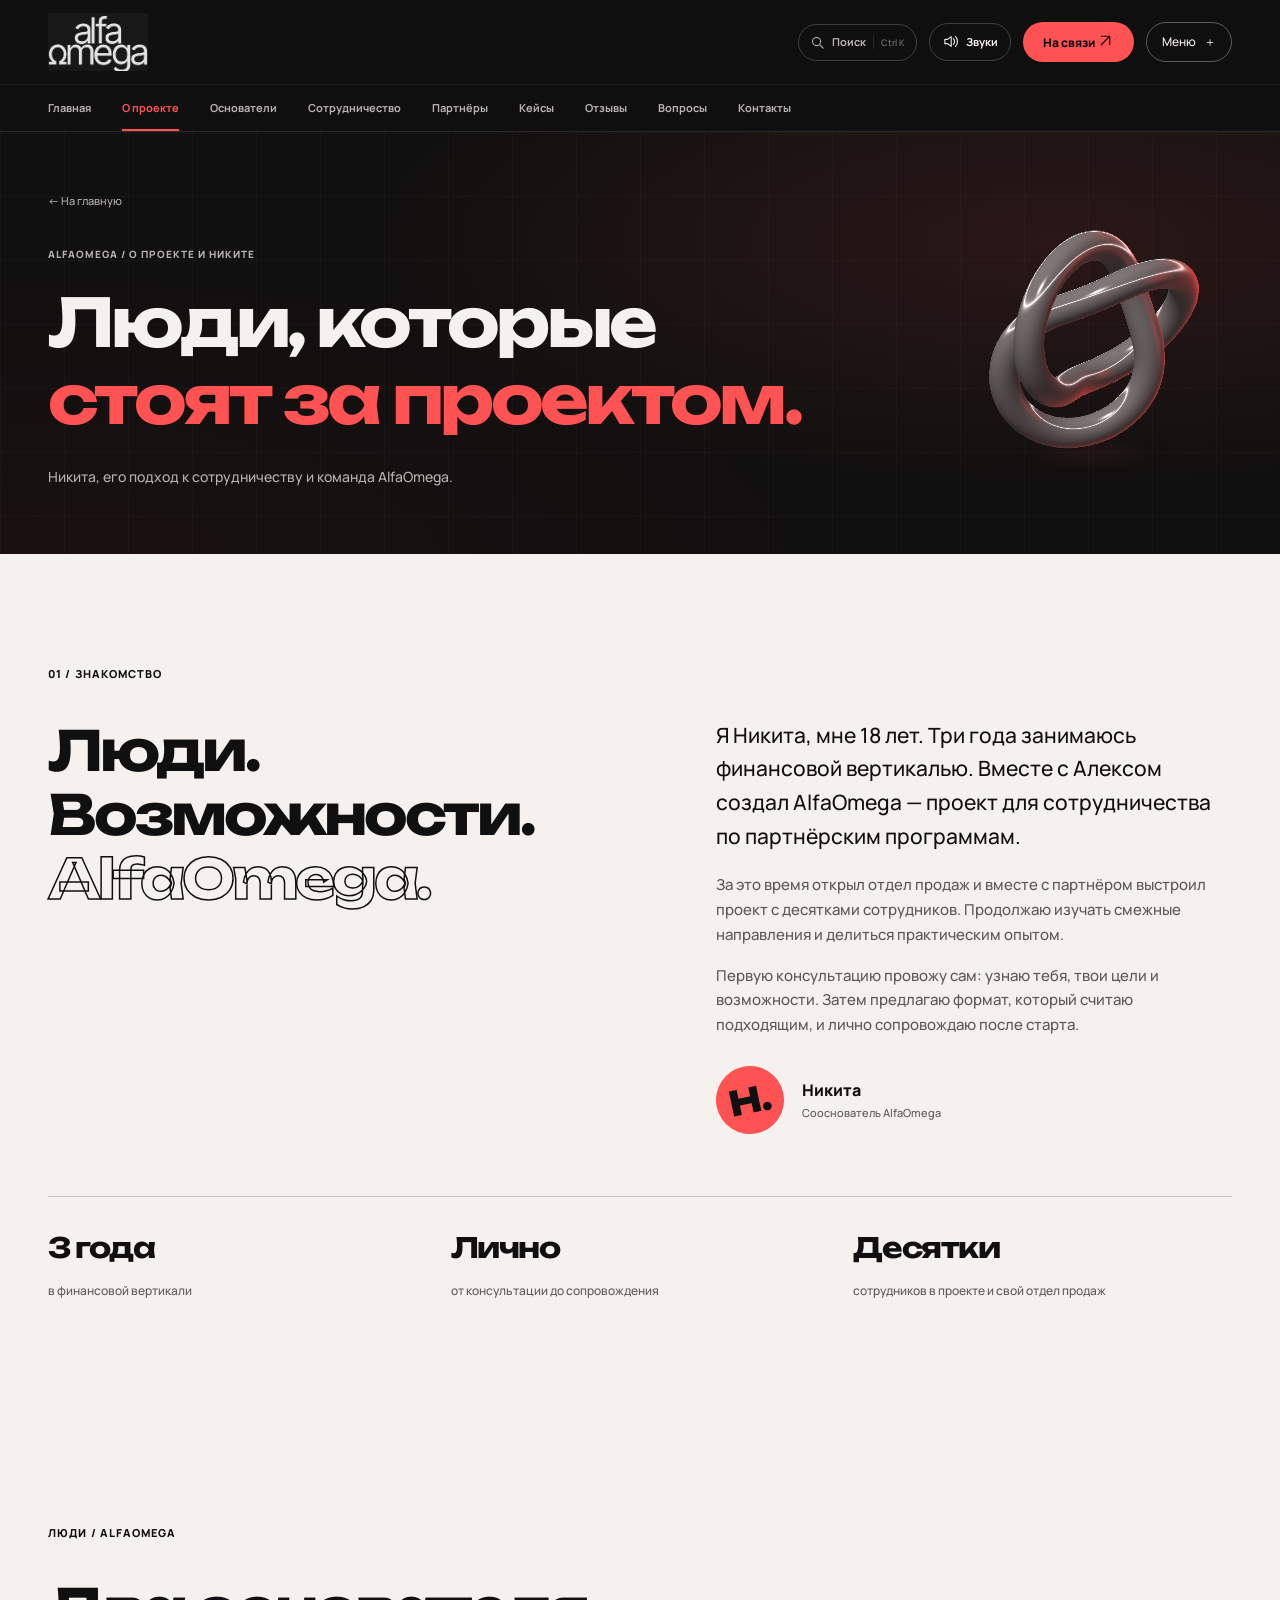
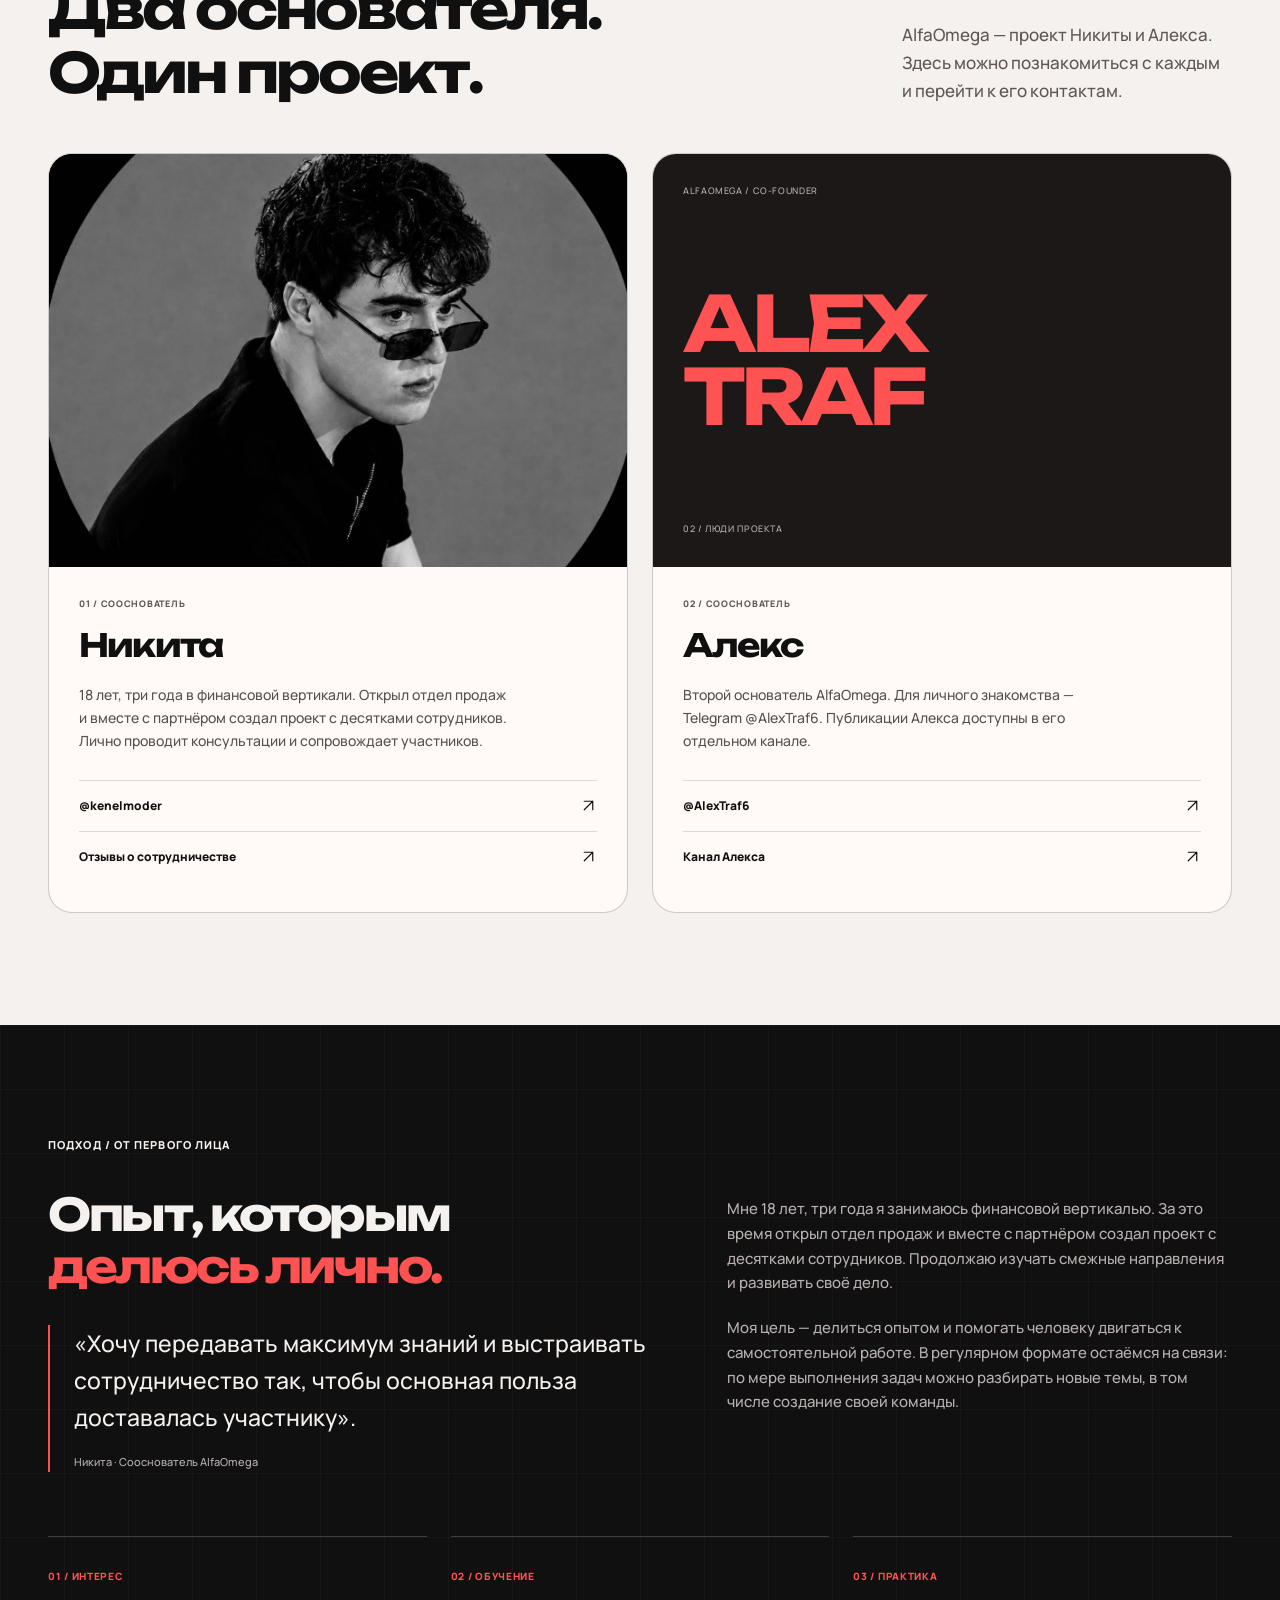
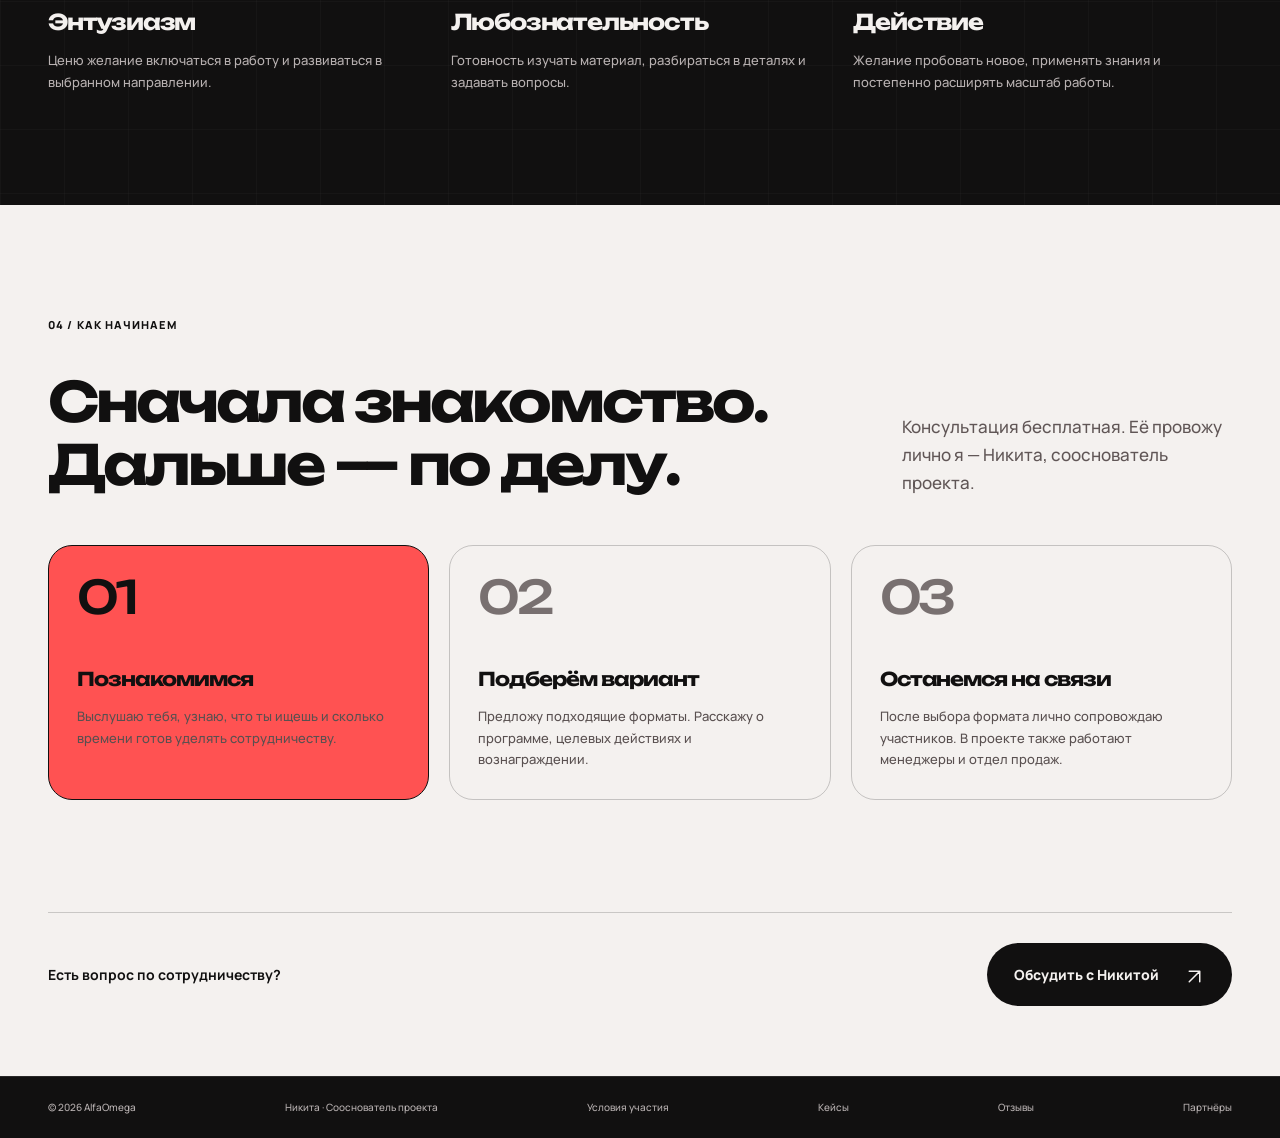
<file: about.html>
<!doctype html>
<html lang="ru">
<head>
  <meta charset="utf-8">
  <meta name="viewport" content="width=device-width, initial-scale=1">
  <meta name="robots" content="index, follow, max-image-preview:large">
  <meta name="theme-color" content="#111010">
  <title>О проекте и Никите — AlfaOmega | Никита</title>
  <meta name="description" content="Никита, его подход к сотрудничеству и команда AlfaOmega.">
  <link rel="canonical" href="https://alfaomega-nikita.sandyplume1025.chatgpt.site/about.html">
  <link rel="icon" href="assets/alfaomega-logo.jpeg" type="image/jpeg">
  <link rel="preload" href="assets/manrope-variable.ttf" as="font" type="font/ttf" crossorigin>
  <link rel="stylesheet" href="styles.css?v=20">
  <script src="site.js?v=20" defer></script>
  <script src="sounds.js?v=20" defer></script>
  <script src="experience.js?v=20" defer></script>
  <script src="sculpture.js?v=20" defer></script>
  <meta property="og:type" content="website">
  <meta property="og:locale" content="ru_RU">
  <meta property="og:title" content="О проекте и Никите — AlfaOmega">
  <meta property="og:description" content="Никита, его подход к сотрудничеству и команда AlfaOmega.">
  <meta property="og:url" content="https://alfaomega-nikita.sandyplume1025.chatgpt.site/about.html">
  <meta property="og:image" content="https://alfaomega-nikita.sandyplume1025.chatgpt.site/assets/nikita.jpeg">
  <meta property="og:image:alt" content="Никита, создатель AlfaOmega">
  <meta name="twitter:card" content="summary">
  <script type="application/ld+json">
{
  "@context": "https://schema.org",
  "@graph": [
    {
      "@type": "WebSite",
      "@id": "https://alfaomega-nikita.sandyplume1025.chatgpt.site/#website",
      "url": "https://alfaomega-nikita.sandyplume1025.chatgpt.site/",
      "name": "AlfaOmega",
      "alternateName": [
        "Альфа Омега",
        "АльфаОмега"
      ],
      "inLanguage": "ru-RU",
      "publisher": {
        "@id": "https://alfaomega-nikita.sandyplume1025.chatgpt.site/#project"
      }
    },
    {
      "@type": "Organization",
      "@id": "https://alfaomega-nikita.sandyplume1025.chatgpt.site/#project",
      "name": "AlfaOmega",
      "alternateName": [
        "Альфа Омега",
        "АльфаОмега"
      ],
      "url": "https://alfaomega-nikita.sandyplume1025.chatgpt.site/",
      "description": "Проект в финансовой вертикали. Сотрудничество по партнёрским программам.",
      "logo": "https://alfaomega-nikita.sandyplume1025.chatgpt.site/assets/alfaomega-logo.jpeg",
      "founder": [
        {
          "@id": "https://alfaomega-nikita.sandyplume1025.chatgpt.site/#nikita"
        },
        {
          "@id": "https://alfaomega-nikita.sandyplume1025.chatgpt.site/#alex"
        }
      ]
    },
    {
      "@type": "Person",
      "@id": "https://alfaomega-nikita.sandyplume1025.chatgpt.site/#nikita",
      "name": "Никита",
      "jobTitle": "Сооснователь AlfaOmega",
      "url": "https://alfaomega-nikita.sandyplume1025.chatgpt.site/",
      "image": "https://alfaomega-nikita.sandyplume1025.chatgpt.site/assets/nikita.jpeg",
      "sameAs": [
        "https://t.me/kenelmoder"
      ],
      "affiliation": {
        "@id": "https://alfaomega-nikita.sandyplume1025.chatgpt.site/#project"
      }
    },
    {
      "@type": "Person",
      "@id": "https://alfaomega-nikita.sandyplume1025.chatgpt.site/#alex",
      "name": "Алекс",
      "jobTitle": "Сооснователь AlfaOmega",
      "url": "https://alfaomega-nikita.sandyplume1025.chatgpt.site/founders.html",
      "sameAs": [
        "https://t.me/AlexTraf6",
        "https://t.me/+PCmVGvibhLFiMDhi"
      ],
      "affiliation": {
        "@id": "https://alfaomega-nikita.sandyplume1025.chatgpt.site/#project"
      }
    },
    {
      "@type": "WebPage",
      "@id": "https://alfaomega-nikita.sandyplume1025.chatgpt.site/about.html#webpage",
      "url": "https://alfaomega-nikita.sandyplume1025.chatgpt.site/about.html",
      "name": "О проекте и Никите — AlfaOmega",
      "description": "Никита, его подход к сотрудничеству и команда AlfaOmega.",
      "inLanguage": "ru-RU",
      "isPartOf": {
        "@id": "https://alfaomega-nikita.sandyplume1025.chatgpt.site/#website"
      },
      "about": [
        {
          "@id": "https://alfaomega-nikita.sandyplume1025.chatgpt.site/#project"
        },
        {
          "@id": "https://alfaomega-nikita.sandyplume1025.chatgpt.site/#nikita"
        }
      ]
    }
  ]
}
</script>
  <script src="motion.js?v=20" defer></script>
</head>
<body class="inner-page"><div class="transition-screen" aria-hidden="true"></div><div class="reading-progress" aria-hidden="true"></div><a class="skip-link" href="#main">Перейти к содержимому</a>
<div class="header-shell" id="top"><header class="header wrap">
<a class="wordmark" href="index.html" aria-label="AlfaOmega — на главную"><span class="logo-crop"><img src="assets/alfaomega-logo.jpeg" width="1206" height="1124" alt="AlfaOmega"></span></a>
<nav class="desktop-nav" aria-label="Основная навигация"><a href="index.html">Главная</a><a href="about.html" aria-current="page">О проекте</a><a href="founders.html">Основатели</a><a href="cooperation.html">Сотрудничество</a><a href="partners.html">Партнёры</a><a href="cases.html">Кейсы</a><a href="reviews.html">Отзывы</a><a href="faq.html">Вопросы</a><a href="contact.html">Контакты</a></nav>
<div class="header-actions"><button type="button" class="quick-search-toggle" aria-label="Поиск по сайту" aria-haspopup="dialog" aria-controls="quick-navigation" hidden><svg viewBox="0 0 24 24" fill="none" aria-hidden="true"><circle cx="10.5" cy="10.5" r="6.5"/><path d="m16 16 5 5"/></svg><span>Поиск</span><kbd>⌘ K</kbd></button><button class="sfx-toggle" type="button" aria-pressed="true" aria-label="Выключить звуковые эффекты" title="Звуки интерфейса" hidden><svg viewBox="0 0 24 24" fill="none" aria-hidden="true"><path d="M4 9v6h4l5 4V5L8 9H4Z"/><path class="sfx-waves" d="M16 8a6 6 0 0 1 0 8M19 5a10 10 0 0 1 0 14"/><path class="sfx-muted" d="m16 9 6 6m-6 0 6-6"/></svg><span>Звуки</span></button><a class="header-telegram" href="https://t.me/kenelmoder" target="_blank" rel="noopener noreferrer">На связи <svg class="icon-arrow" viewBox="0 0 24 24" fill="none" aria-hidden="true"><path d="M6 18 18 6M6 6h12v12"/></svg></a><button class="menu-toggle" type="button" aria-expanded="false" aria-controls="mobile-navigation">Меню <span aria-hidden="true">＋</span></button></div></header><nav class="section-tabs" aria-label="Разделы сайта"><div class="wrap section-tabs-track"><a href="index.html">Главная</a><a href="about.html" aria-current="page">О проекте</a><a href="founders.html">Основатели</a><a href="cooperation.html">Сотрудничество</a><a href="partners.html">Партнёры</a><a href="cases.html">Кейсы</a><a href="reviews.html">Отзывы</a><a href="faq.html">Вопросы</a><a href="contact.html">Контакты</a></div></nav>
<nav class="mobile-nav" id="mobile-navigation" aria-label="Навигация для телефона" hidden><div class="wrap"><a href="index.html">Главная<span aria-hidden="true">01</span></a><a href="about.html" aria-current="page">О проекте<span aria-hidden="true">02</span></a><a href="founders.html">Основатели<span aria-hidden="true">03</span></a><a href="cooperation.html">Сотрудничество<span aria-hidden="true">04</span></a><a href="partners.html">Партнёры<span aria-hidden="true">05</span></a><a href="cases.html">Кейсы<span aria-hidden="true">06</span></a><a href="reviews.html">Отзывы<span aria-hidden="true">07</span></a><a href="faq.html">Вопросы<span aria-hidden="true">08</span></a><a href="contact.html">Контакты<span aria-hidden="true">09</span></a></div></nav></div>
<main id="main"><section class="page-hero dark-grid"><div class="wrap"><div class="page-hero-copy"><a class="breadcrumb" href="index.html">← На главную</a><p class="section-label">ALFAOMEGA / О ПРОЕКТЕ И НИКИТЕ</p><h1>Люди, которые<br><span class="lime-text">стоят за проектом.</span></h1><p class="page-hero-description">Никита, его подход к сотрудничеству и команда AlfaOmega.</p></div><div class="hero-sculpture" aria-hidden="true"><img class="sculpture-fallback" src="assets/chrome-knot.svg?v=20" width="320" height="320" alt=""><canvas class="sculpture-canvas" data-sculpture width="320" height="320"></canvas></div></div></section><section class="project section light" id="project" aria-labelledby="project-title"><div class="wrap"><p class="section-label">01 / ЗНАКОМСТВО</p><div class="project-layout"><div><h2 id="project-title">Люди.<br>Возможности.<br><span class="outline-word">AlfaOmega.</span></h2></div><div class="project-copy"><p class="lead">Я Никита, мне 18 лет. Три года занимаюсь финансовой вертикалью. Вместе с Алексом создал AlfaOmega — проект для сотрудничества по партнёрским программам.</p><p>За это время открыл отдел продаж и вместе с партнёром выстроил проект с десятками сотрудников. Продолжаю изучать смежные направления и делиться практическим опытом.</p><p>Первую консультацию провожу сам: узнаю тебя, твои цели и возможности. Затем предлагаю формат, который считаю подходящим, и лично сопровождаю после старта.</p><div class="signature"><span class="signature-symbol" aria-hidden="true">Н.</span><span>Никита<small>Сооснователь AlfaOmega</small></span></div></div></div><div class="facts-row"><div><strong>3 года</strong><span>в финансовой вертикали</span></div><div><strong>Лично</strong><span>от консультации до сопровождения</span></div><div><strong>Десятки</strong><span>сотрудников в проекте и свой отдел продаж</span></div></div></div></section><section class="founders section light" id="founders" aria-labelledby="founders-title"><div class="wrap"><p class="section-label">ЛЮДИ / ALFAOMEGA</p><div class="section-heading"><h2 id="founders-title">Два основателя.<br>Один проект.</h2><p>AlfaOmega — проект Никиты и Алекса. Здесь можно познакомиться с каждым и перейти к его контактам.</p></div><div class="founder-grid"><article class="founder-card reveal"><div class="founder-visual"><img src="assets/nikita.jpeg" width="640" height="640" alt="Никита, сооснователь AlfaOmega" loading="lazy"></div><div class="founder-body"><span class="founder-number">01 / СООСНОВАТЕЛЬ</span><h3>Никита</h3><p>18 лет, три года в финансовой вертикали. Открыл отдел продаж и вместе с партнёром создал проект с десятками сотрудников. Лично проводит консультации и сопровождает участников.</p><div class="founder-links"><a href="https://t.me/kenelmoder" target="_blank" rel="noopener noreferrer">@kenelmoder <svg class="icon-arrow" viewBox="0 0 24 24" fill="none" aria-hidden="true"><path d="M6 18 18 6M6 6h12v12"/></svg></a><a href="https://t.me/otzvkenel" target="_blank" rel="noopener noreferrer">Отзывы о сотрудничестве <svg class="icon-arrow" viewBox="0 0 24 24" fill="none" aria-hidden="true"><path d="M6 18 18 6M6 6h12v12"/></svg></a></div></div></article><article class="founder-card founder-alex reveal"><div class="founder-wordmark" aria-hidden="true"><span>ALFAOMEGA / CO-FOUNDER</span><strong>ALEX<br>TRAF</strong><small>02 / ЛЮДИ ПРОЕКТА</small></div><div class="founder-body"><span class="founder-number">02 / СООСНОВАТЕЛЬ</span><h3>Алекс</h3><p>Второй основатель AlfaOmega. Для личного знакомства — Telegram @AlexTraf6. Публикации Алекса доступны в его отдельном канале.</p><div class="founder-links"><a href="https://t.me/AlexTraf6" target="_blank" rel="noopener noreferrer">@AlexTraf6 <svg class="icon-arrow" viewBox="0 0 24 24" fill="none" aria-hidden="true"><path d="M6 18 18 6M6 6h12v12"/></svg></a><a href="https://t.me/+PCmVGvibhLFiMDhi" target="_blank" rel="noopener noreferrer">Канал Алекса <svg class="icon-arrow" viewBox="0 0 24 24" fill="none" aria-hidden="true"><path d="M6 18 18 6M6 6h12v12"/></svg></a></div></div></article></div></div></section>
<section class="approach section dark-grid" id="approach" aria-labelledby="approach-title"><div class="wrap">
<p class="section-label">ПОДХОД / ОТ ПЕРВОГО ЛИЦА</p><div class="approach-layout"><div><h2 id="approach-title">Опыт, которым<br><span class="lime-text">делюсь лично.</span></h2><blockquote><p>«Хочу передавать максимум знаний и выстраивать сотрудничество так, чтобы основная польза доставалась участнику».</p><cite>Никита · Сооснователь AlfaOmega</cite></blockquote></div><div class="approach-copy"><p>Мне 18 лет, три года я занимаюсь финансовой вертикалью. За это время открыл отдел продаж и вместе с партнёром создал проект с десятками сотрудников. Продолжаю изучать смежные направления и развивать своё дело.</p><p>Моя цель — делиться опытом и помогать человеку двигаться к самостоятельной работе. В регулярном формате остаёмся на связи: по мере выполнения задач можно разбирать новые темы, в том числе создание своей команды.</p></div></div>
<div class="values-grid"><article class="reveal"><span>01 / ИНТЕРЕС</span><h3>Энтузиазм</h3><p>Ценю желание включаться в работу и развиваться в выбранном направлении.</p></article><article class="reveal"><span>02 / ОБУЧЕНИЕ</span><h3>Любознательность</h3><p>Готовность изучать материал, разбираться в деталях и задавать вопросы.</p></article><article class="reveal"><span>03 / ПРАКТИКА</span><h3>Действие</h3><p>Желание пробовать новое, применять знания и постепенно расширять масштаб работы.</p></article></div></div></section><section class="support section light" id="support" aria-labelledby="support-title"><div class="wrap"><p class="section-label">04 / КАК НАЧИНАЕМ</p><div class="section-heading"><h2 id="support-title">Сначала знакомство.<br>Дальше — по делу.</h2><p>Консультация бесплатная. Её провожу лично я — Никита, сооснователь проекта.</p></div><ol class="steps"><li class="reveal"><span class="step-number">01</span><h3>Познакомимся</h3><p>Выслушаю тебя, узнаю, что ты ищешь и сколько времени готов уделять сотрудничеству.</p></li><li class="reveal"><span class="step-number">02</span><h3>Подберём вариант</h3><p>Предложу подходящие форматы. Расскажу о программе, целевых действиях и вознаграждении.</p></li><li class="reveal"><span class="step-number">03</span><h3>Останемся на связи</h3><p>После выбора формата лично сопровождаю участников. В проекте также работают менеджеры и отдел продаж.</p></li></ol></div></section><div class="page-next light"><div class="wrap"><span>Есть вопрос по сотрудничеству?</span><a class="button button-dark" href="contact.html">Обсудить с Никитой <span aria-hidden="true"><svg class="icon-arrow" viewBox="0 0 24 24" fill="none" aria-hidden="true"><path d="M6 18 18 6M6 6h12v12"/></svg></span></a></div></div></main><footer class="footer"><div class="wrap"><span>© 2026 AlfaOmega</span><span>Никита · Сооснователь проекта</span><a href="cooperation.html#conditions">Условия участия</a><a href="cases.html">Кейсы</a><a href="reviews.html">Отзывы</a><a href="partners.html">Партнёры</a></div></footer>
<aside class="mobile-dock" aria-label="Связаться с Никитой" hidden><a href="https://t.me/kenelmoder" target="_blank" rel="noopener noreferrer"><span>Обсудить сотрудничество<small>Бесплатно · Лично с Никитой</small></span><span aria-hidden="true"><svg class="icon-arrow" viewBox="0 0 24 24" fill="none" aria-hidden="true"><path d="M6 18 18 6M6 6h12v12"/></svg></span></a></aside>
<dialog id="format-once" class="format-dialog" aria-labelledby="once-title"><button type="button" class="dialog-close" data-close-dialog aria-label="Закрыть">×</button><p class="section-label">01 / РАЗОВЫЙ ФОРМАТ</p><h2 id="once-title">Одно действие.<br>Одна выплата.</h2><p>Вариант для тех, кто хочет участвовать один раз, без постоянной занятости.</p><dl><div><dt>Что сделать</dt><dd>Выполнить согласованное целевое действие по условиям выбранной партнёрской программы.</dd></div><div><dt>Когда выплата</dt><dd>Сразу после выполнения согласованного действия. Само действие, условия и сумму объясню на звонке.</dd></div><div><dt>Ориентир первой недели</dt><dd>15–20 тысяч рублей со слов Никиты. Сумма и срок не гарантированы: зависят от программы и выполнения её условий. Конкретные условия обсуждаем до старта.</dd></div><div><dt>С чего начать</dt><dd>Написать мне в Telegram и договориться о бесплатной консультации.</dd></div></dl><a class="button button-dark" href="https://t.me/kenelmoder" target="_blank" rel="noopener noreferrer">Обсудить с Никитой <span aria-hidden="true"><svg class="icon-arrow" viewBox="0 0 24 24" fill="none" aria-hidden="true"><path d="M6 18 18 6M6 6h12v12"/></svg></span></a></dialog>
<dialog id="format-regular" class="format-dialog" aria-labelledby="regular-title"><button type="button" class="dialog-close" data-close-dialog aria-label="Закрыть">×</button><p class="section-label">02 / РЕГУЛЯРНЫЙ ФОРМАТ</p><h2 id="regular-title">Участие.<br>Сопровождение.<br>Рост.</h2><p>Ежедневное сотрудничество по партнёрским программам с личным сопровождением.</p><dl><div><dt>Занятость</dt><dd>2–3 часа в день, вечером. Часы в пределах вечера выбираешь сам.</dd></div><div><dt>Развитие и доход</dt><dd>Возможен карьерный рост. Ориентир — от 100 000 ₽, перспектива роста — 300 000 ₽ и выше. Суммы не гарантированы: период расчёта, задачи и выплаты обсуждаем до начала участия.</dd></div><div><dt>Первый этап</dt><dd>Материалы и постепенное включение в практику. Ориентир первых выплат — около двух недель, без гарантии срока. Условия и сумму обсуждаем до начала работы.</dd></div><div><dt>Сопровождение</dt><dd>В регулярном формате остаёмся на связи. По мере выполнения задач можно разбирать новые темы, включая создание и управление командой.</dd></div><div><dt>Оформление</dt><dd>Работа на себя, в том числе в статусе самозанятого. Индивидуальные условия разбираем на консультации.</dd></div></dl><a class="button button-dark" href="https://t.me/kenelmoder" target="_blank" rel="noopener noreferrer">Обсудить с Никитой <span aria-hidden="true"><svg class="icon-arrow" viewBox="0 0 24 24" fill="none" aria-hidden="true"><path d="M6 18 18 6M6 6h12v12"/></svg></span></a></dialog>

<dialog class="quick-navigation" id="quick-navigation" aria-labelledby="quick-title"><div class="quick-topline"><h2 id="quick-title">Что ищешь?</h2><button type="button" class="quick-close" data-close-dialog aria-label="Закрыть поиск"><svg viewBox="0 0 24 24" fill="none" aria-hidden="true"><path d="m6 6 12 12M6 18 18 6"/></svg></button></div><label class="quick-query"><svg viewBox="0 0 24 24" fill="none" aria-hidden="true"><circle cx="10.5" cy="10.5" r="6.5"/><path d="m16 16 5 5"/></svg><span class="sr-only">Поиск по разделам и вопросам</span><input type="search" id="quick-query" placeholder="Например: график, опыт, Алекс…" autocomplete="off" aria-controls="quick-results"></label><p class="quick-count" aria-live="polite"></p><div class="quick-results" id="quick-results"><a class="quick-entry" href="cooperation.html#format-picker" data-find="Подобрать формат сотрудничества три вопроса разовое регулярное занятость"><span><strong>Подобрать формат</strong><small>Три вопроса перед консультацией</small></span><span class="quick-type">Инструмент</span></a><a class="quick-entry" href="index.html" data-find="Главная Знакомство с AlfaOmega"><span><strong>Главная</strong><small>Знакомство с AlfaOmega</small></span><span class="quick-type">Раздел</span></a><a class="quick-entry" href="about.html" data-find="О проекте Подход и команда"><span><strong>О проекте</strong><small>Подход и команда</small></span><span class="quick-type">Раздел</span></a><a class="quick-entry" href="founders.html" data-find="Основатели Никита и Алекс, личные контакты"><span><strong>Основатели</strong><small>Никита и Алекс, личные контакты</small></span><span class="quick-type">Раздел</span></a><a class="quick-entry" href="cooperation.html" data-find="Сотрудничество Разовый и регулярный форматы, условия"><span><strong>Сотрудничество</strong><small>Разовый и регулярный форматы, условия</small></span><span class="quick-type">Раздел</span></a><a class="quick-entry" href="partners.html" data-find="Партнёры Компании в партнёрских программах"><span><strong>Партнёры</strong><small>Компании в партнёрских программах</small></span><span class="quick-type">Раздел</span></a><a class="quick-entry" href="cases.html#dima-results" data-find="Результаты Димы скриншоты первый 1 месяц третий четвертый 3 4 месяц 207 900 727 650 баланс HOLD статистика"><span><strong>Результаты Димы: скриншоты</strong><small>Первый и 3–4-й месяц участия</small></span><span class="quick-type">Кейс</span></a><a class="quick-entry" href="cases.html" data-find="Кейс Димы Наставничество и самостоятельная команда"><span><strong>Кейс Димы</strong><small>Наставничество и самостоятельная команда</small></span><span class="quick-type">Раздел</span></a><a class="quick-entry" href="reviews.html#dima-review" data-find="Отзыв Димы diman_zaytsev4 личный опыт обучение наставничество скриншот контакт Telegram"><span><strong>Отзыв Димы</strong><small>Личный опыт и контакт @diman_zaytsev4</small></span><span class="quick-type">Отзыв</span></a><a class="quick-entry" href="reviews.html" data-find="Отзывы Канал с отзывами участников"><span><strong>Отзывы</strong><small>Канал с отзывами участников</small></span><span class="quick-type">Раздел</span></a><a class="quick-entry" href="faq.html" data-find="Вопросы Опыт, телефон, занятость, выплаты"><span><strong>Вопросы</strong><small>Опыт, телефон, занятость, выплаты</small></span><span class="quick-type">Раздел</span></a><a class="quick-entry" href="contact.html" data-find="Контакты Бесплатная консультация с Никитой"><span><strong>Контакты</strong><small>Бесплатная консультация с Никитой</small></span><span class="quick-type">Раздел</span></a><a class="quick-entry" href="faq.html#faq-question-1" data-find="Что такое AlfaOmega? AlfaOmega — проект Никиты и Алекса в финансовой вертикали. Мы привлекаем людей на партнёрские предложения и индивидуально подбираем формат сотрудничества. У Никиты три года опыта в этом направлении; в проекте — десятки сотрудников и собственный отдел продаж."><span><strong>Что такое AlfaOmega?</strong><small>Ответ в разделе «Вопросы»</small></span><span class="quick-type">Вопрос</span></a><a class="quick-entry" href="faq.html#faq-question-2" data-find="Кого вы приглашаете? Ребят от 17 до 28 лет из России, заинтересованных в сотрудничестве по партнёрским программам. Конкретный вариант подбираем на консультации."><span><strong>Кого вы приглашаете?</strong><small>Ответ в разделе «Вопросы»</small></span><span class="quick-type">Вопрос</span></a><a class="quick-entry" href="faq.html#faq-question-3" data-find="Нужен ли опыт? Нет, предыдущий опыт не обязателен. На первом звонке познакомимся, обсудим твои возможности и варианты, с которых можно начать."><span><strong>Нужен ли опыт?</strong><small>Ответ в разделе «Вопросы»</small></span><span class="quick-type">Вопрос</span></a><a class="quick-entry" href="faq.html#faq-question-4" data-find="Что нужно для старта? Из техники достаточно телефона, компьютер не обязателен. Остальные условия зависят от выбранной партнёрской программы — расскажу о них до начала сотрудничества."><span><strong>Что нужно для старта?</strong><small>Ответ в разделе «Вопросы»</small></span><span class="quick-type">Вопрос</span></a><a class="quick-entry" href="faq.html#faq-question-5" data-find="Можно участвовать только один раз? Да, есть разовый формат. Ты выполняешь одно согласованное целевое действие и получаешь выплату сразу после его выполнения. Само действие, условия и размер вознаграждения объясню на звонке."><span><strong>Можно участвовать только один раз?</strong><small>Ответ в разделе «Вопросы»</small></span><span class="quick-type">Вопрос</span></a><a class="quick-entry" href="faq.html#faq-question-6" data-find="Как устроен вечерний график? Для регулярного формата нужно выделять 2–3 часа в день, в вечернее время. Конкретные часы в пределах вечера выбираешь самостоятельно."><span><strong>Как устроен вечерний график?</strong><small>Ответ в разделе «Вопросы»</small></span><span class="quick-type">Вопрос</span></a><a class="quick-entry" href="faq.html#faq-question-7" data-find="Консультация платная? Нет, консультация бесплатная. Её провожу лично я: выслушаю тебя, узнаю получше и предложу подходящие варианты сотрудничества."><span><strong>Консультация платная?</strong><small>Ответ в разделе «Вопросы»</small></span><span class="quick-type">Вопрос</span></a><a class="quick-entry" href="faq.html#faq-question-8" data-find="Кто будет меня сопровождать? Я, Никита, лично сопровождаю участников после выбора формата. При регулярном сотрудничестве остаёмся на связи: по мере выполнения задач можно разбирать дополнительные темы, включая создание команды и управление её работой. В AlfaOmega также есть менеджеры и собственный отдел продаж."><span><strong>Кто будет меня сопровождать?</strong><small>Ответ в разделе «Вопросы»</small></span><span class="quick-type">Вопрос</span></a><a class="quick-entry" href="faq.html#faq-question-9" data-find="Как оформляется сотрудничество? Участники работают на себя по партнёрским программам, в том числе в статусе самозанятых. Индивидуальный формат и условия обсуждаем до начала работы."><span><strong>Как оформляется сотрудничество?</strong><small>Ответ в разделе «Вопросы»</small></span><span class="quick-type">Вопрос</span></a><a class="quick-entry" href="faq.html#faq-question-10" data-find="Какой доход возможен и есть ли рост? В регулярном формате есть возможность карьерного роста. Проект обозначает ориентир от 100 000 ₽ и перспективу роста до 300 000 ₽ и выше. Суммы не гарантированы: период, условия выплат и возможность достижения обсуждаем на консультации. Результат зависит от программы и выполненных задач."><span><strong>Какой доход возможен и есть ли рост?</strong><small>Ответ в разделе «Вопросы»</small></span><span class="quick-type">Вопрос</span></a><a class="quick-entry" href="faq.html#faq-question-11" data-find="Когда можно получить первые выплаты? В разовом формате Никита обозначает ориентир 15–20 тысяч рублей за первую неделю. В регулярном формате сначала изучают материалы и подключаются к работе; ориентир первых выплат — примерно две недели. Эти суммы и сроки не гарантированы: результат зависит от выбранной программы и выполнения её условий. Конкретное действие, размер вознаграждения и порядок выплат обсуждаем до начала участия."><span><strong>Когда можно получить первые выплаты?</strong><small>Ответ в разделе «Вопросы»</small></span><span class="quick-type">Вопрос</span></a><a class="quick-entry" href="faq.html#faq-question-12" data-find="Можно вырасти до своей команды? В регулярном формате можно развивать навыки и обсуждать с Никитой создание своей команды: как распределять задачи, управлять работой и выстраивать доход от результатов команды. Дополнительные темы разбираем по мере выполнения целевых действий. Темп и условия развития индивидуальны."><span><strong>Можно вырасти до своей команды?</strong><small>Ответ в разделе «Вопросы»</small></span><span class="quick-type">Вопрос</span></a><a class="quick-entry" href="faq.html#faq-question-13" data-find="Какие качества вы цените? Энтузиазм, желание учиться и разбираться в деталях, готовность пробовать новое и применять знания. Опыт для старта не обязателен; подходящий формат определяем на личной консультации."><span><strong>Какие качества вы цените?</strong><small>Ответ в разделе «Вопросы»</small></span><span class="quick-type">Вопрос</span></a><a class="quick-entry" href="cooperation.html#first-weeks" data-find="Первые недели 15 20 тысяч первая неделя первые выплаты обучение материал практика"><span><strong>Первые недели</strong><small>Подробнее о сотрудничестве и подходе</small></span><span class="quick-type">Раздел</span></a><a class="quick-entry" href="cooperation.html#growth" data-find="Путь к своей команде карьера управление распределение задачи масштаб рост"><span><strong>Путь к своей команде</strong><small>Подробнее о сотрудничестве и подходе</small></span><span class="quick-type">Раздел</span></a><a class="quick-entry" href="about.html#approach" data-find="Подход Никиты 18 лет знания энтузиазм любознательность ценности"><span><strong>Подход Никиты</strong><small>Подробнее о сотрудничестве и подходе</small></span><span class="quick-type">Раздел</span></a></div><div class="quick-empty" hidden><h3>Попробуй другое слово</h3><p>Или напиши Никите — обсудим твой вопрос лично.</p><a href="https://t.me/kenelmoder" target="_blank" rel="noopener noreferrer">Задать вопрос в Telegram</a></div><div class="quick-hint"><span>↑ ↓ выбрать · Enter открыть</span><span>Esc закрыть</span></div></dialog>
</body></html>
</file>
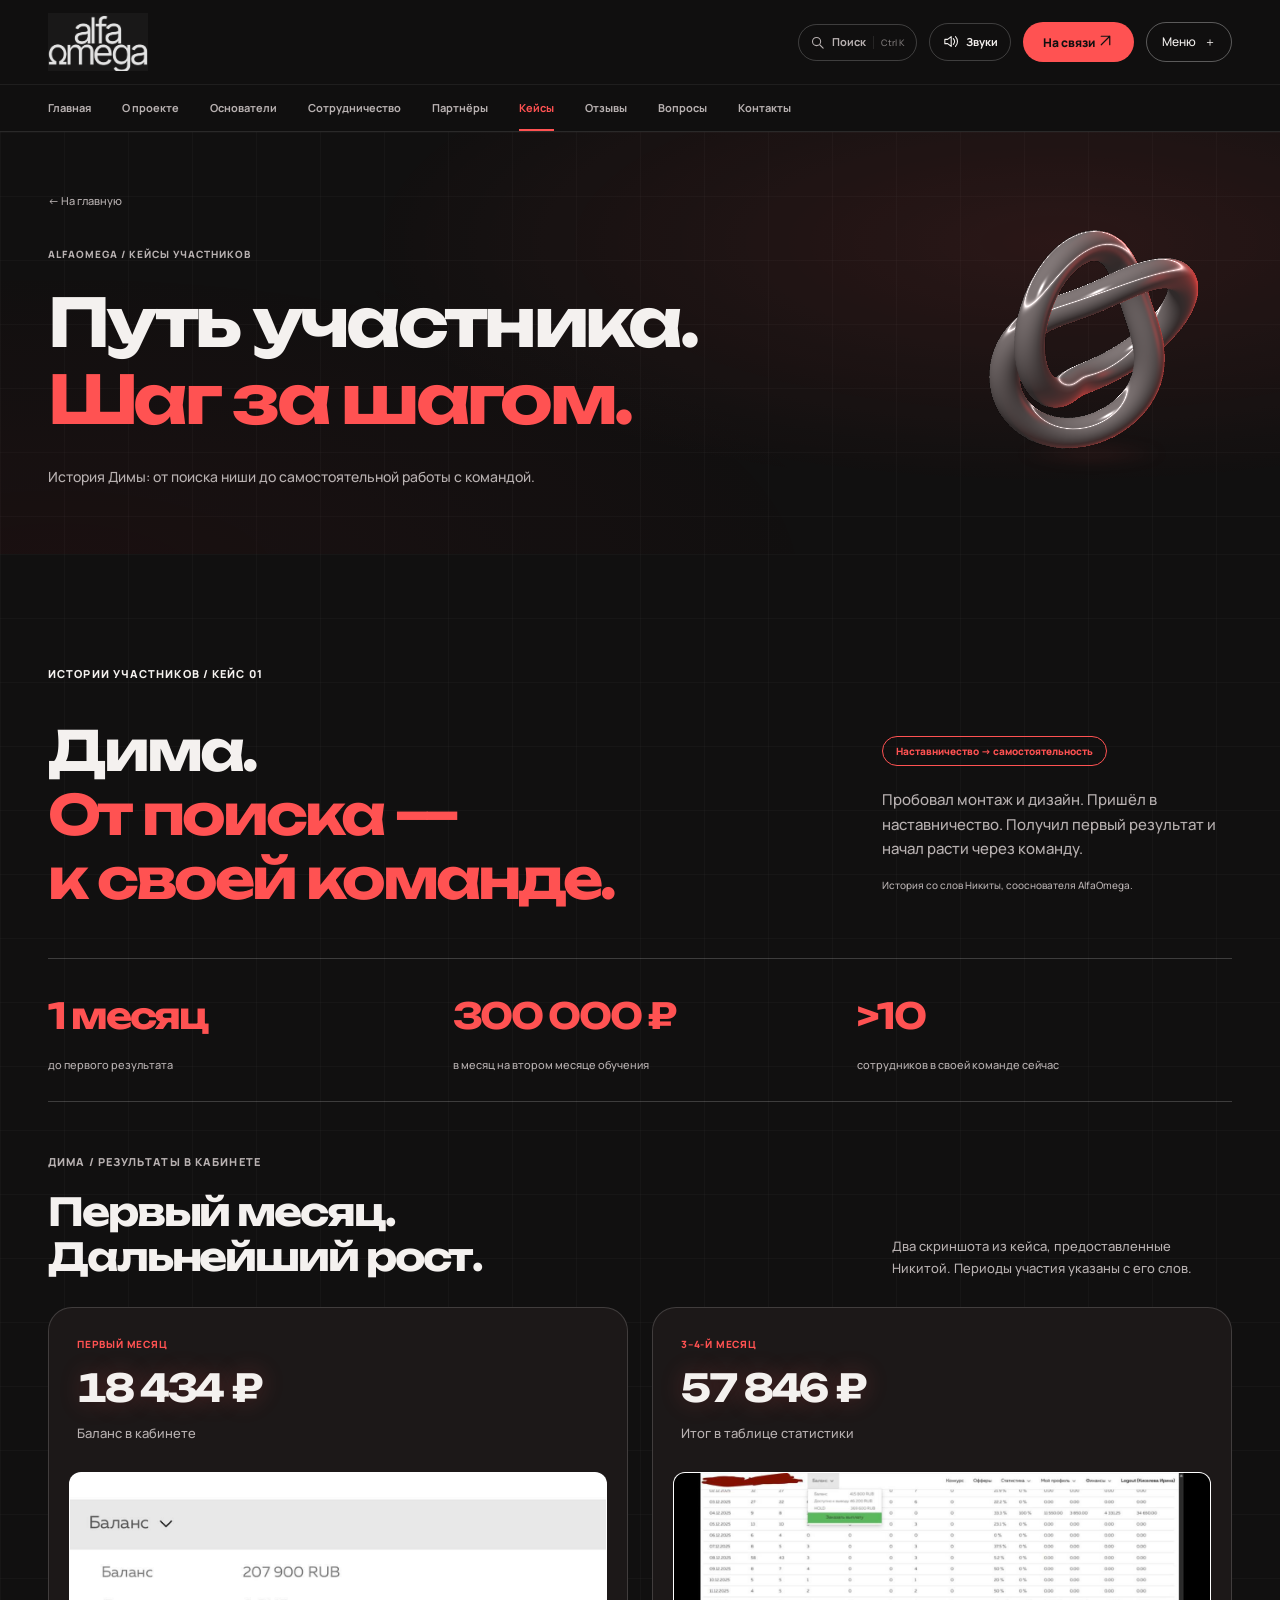
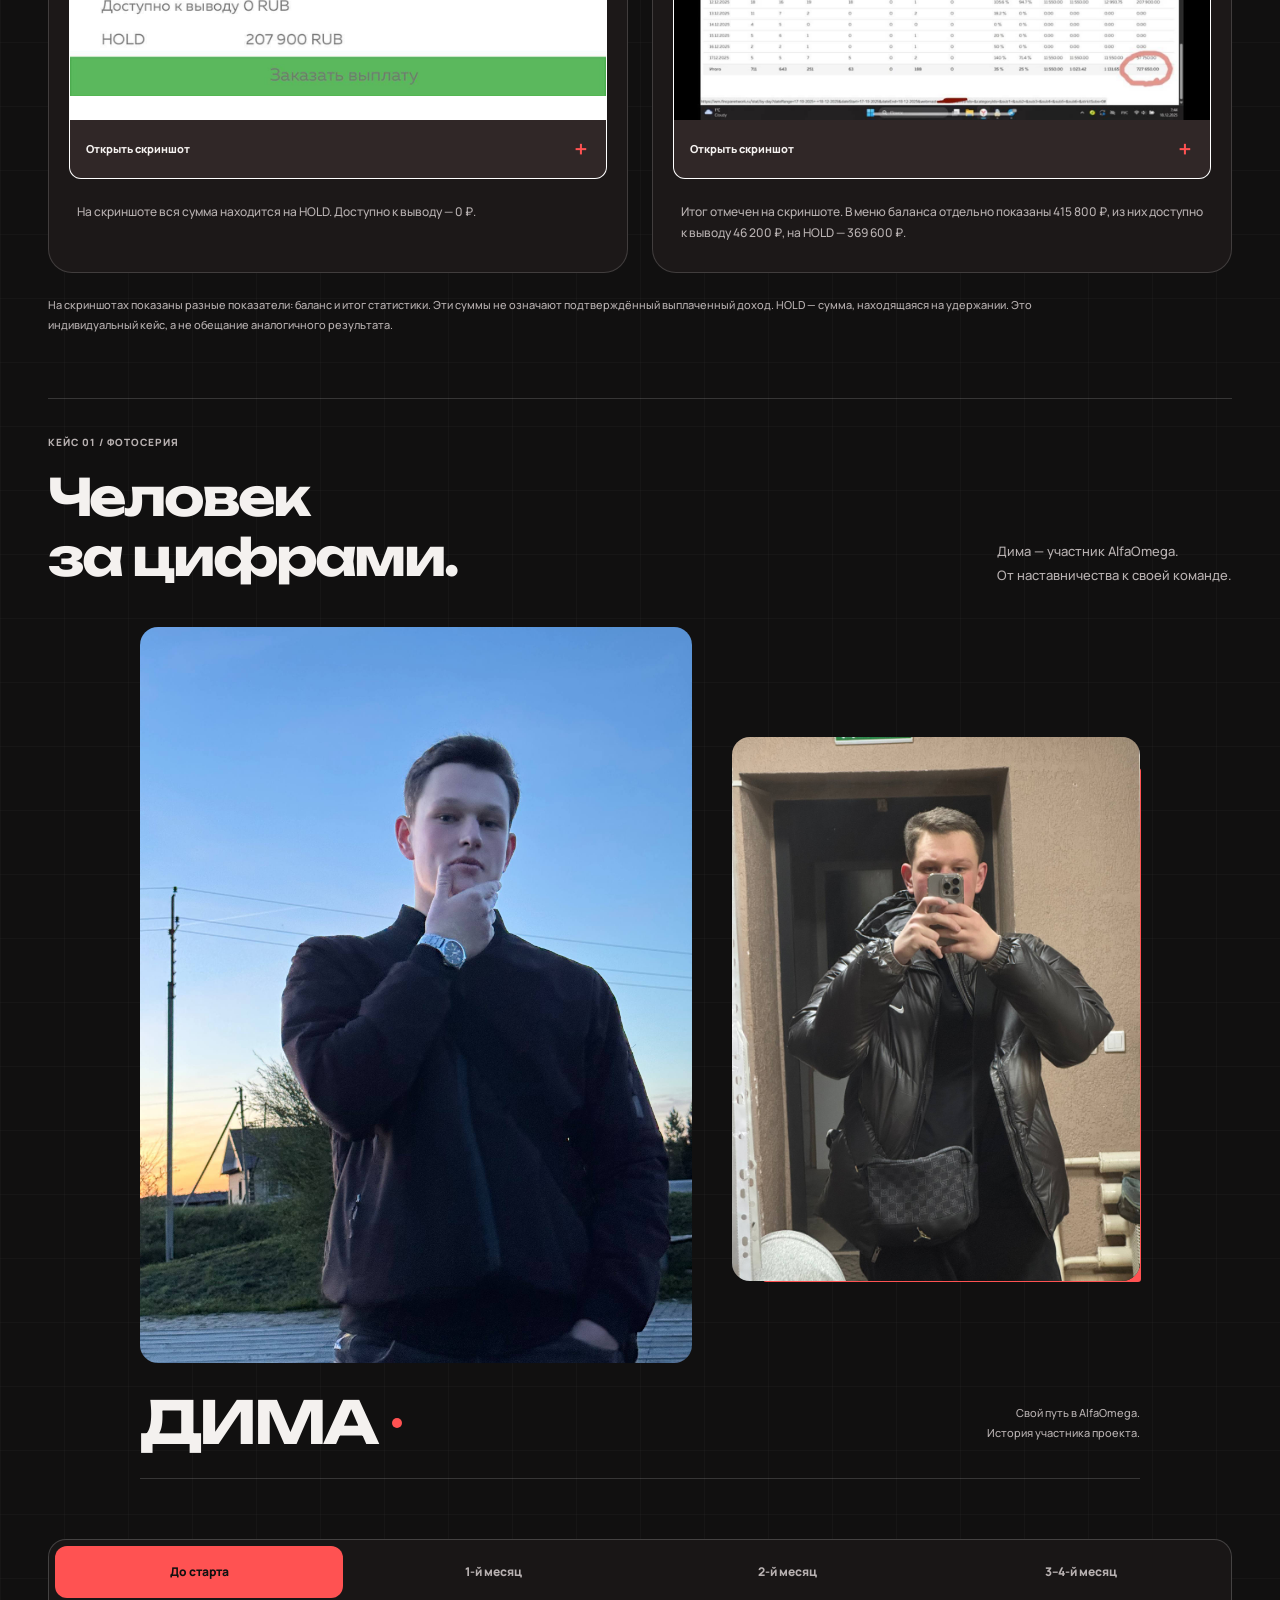
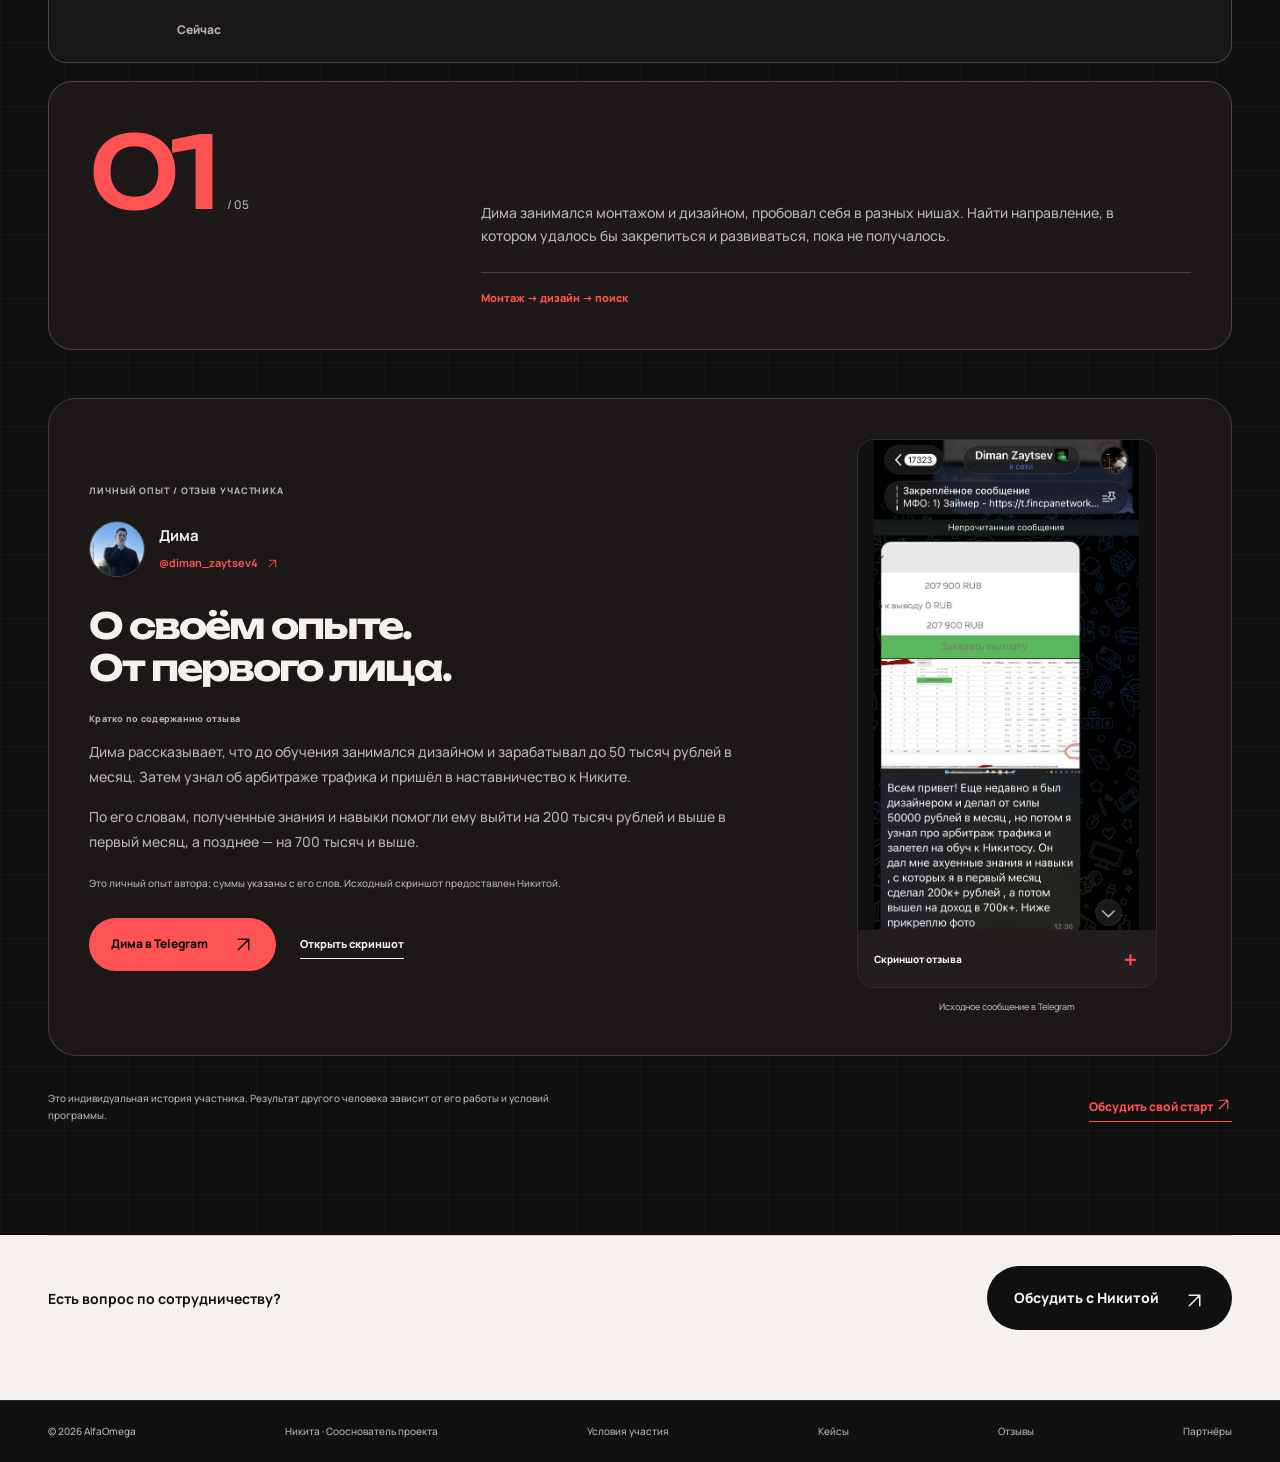
<file: cases.html>
<!doctype html>
<html lang="ru">
<head>
  <meta charset="utf-8">
  <meta name="viewport" content="width=device-width, initial-scale=1">
  <meta name="robots" content="index, follow, max-image-preview:large">
  <meta name="theme-color" content="#111010">
  <title>Кейсы участников — AlfaOmega | Никита</title>
  <meta name="description" content="История Димы: от поиска ниши до самостоятельной работы с командой.">
  <link rel="canonical" href="https://alfaomega-nikita.sandyplume1025.chatgpt.site/cases.html">
  <link rel="icon" href="assets/alfaomega-logo.jpeg" type="image/jpeg">
  <link rel="preload" href="assets/manrope-variable.ttf" as="font" type="font/ttf" crossorigin>
  <link rel="stylesheet" href="styles.css?v=20">
  <script src="site.js?v=20" defer></script>
  <script src="sounds.js?v=20" defer></script>
  <script src="experience.js?v=20" defer></script>
  <script src="sculpture.js?v=20" defer></script>
  <meta property="og:type" content="website">
  <meta property="og:locale" content="ru_RU">
  <meta property="og:title" content="Кейсы участников — AlfaOmega">
  <meta property="og:description" content="История Димы: от поиска ниши до самостоятельной работы с командой.">
  <meta property="og:url" content="https://alfaomega-nikita.sandyplume1025.chatgpt.site/cases.html">
  <meta property="og:image" content="https://alfaomega-nikita.sandyplume1025.chatgpt.site/assets/nikita.jpeg">
  <meta property="og:image:alt" content="Никита, создатель AlfaOmega">
  <meta name="twitter:card" content="summary">
  <script type="application/ld+json">
{
  "@context": "https://schema.org",
  "@graph": [
    {
      "@type": "WebSite",
      "@id": "https://alfaomega-nikita.sandyplume1025.chatgpt.site/#website",
      "url": "https://alfaomega-nikita.sandyplume1025.chatgpt.site/",
      "name": "AlfaOmega",
      "alternateName": [
        "Альфа Омега",
        "АльфаОмега"
      ],
      "inLanguage": "ru-RU",
      "publisher": {
        "@id": "https://alfaomega-nikita.sandyplume1025.chatgpt.site/#project"
      }
    },
    {
      "@type": "Organization",
      "@id": "https://alfaomega-nikita.sandyplume1025.chatgpt.site/#project",
      "name": "AlfaOmega",
      "alternateName": [
        "Альфа Омега",
        "АльфаОмега"
      ],
      "url": "https://alfaomega-nikita.sandyplume1025.chatgpt.site/",
      "description": "Проект в финансовой вертикали. Сотрудничество по партнёрским программам.",
      "logo": "https://alfaomega-nikita.sandyplume1025.chatgpt.site/assets/alfaomega-logo.jpeg",
      "founder": [
        {
          "@id": "https://alfaomega-nikita.sandyplume1025.chatgpt.site/#nikita"
        },
        {
          "@id": "https://alfaomega-nikita.sandyplume1025.chatgpt.site/#alex"
        }
      ]
    },
    {
      "@type": "Person",
      "@id": "https://alfaomega-nikita.sandyplume1025.chatgpt.site/#nikita",
      "name": "Никита",
      "jobTitle": "Сооснователь AlfaOmega",
      "url": "https://alfaomega-nikita.sandyplume1025.chatgpt.site/",
      "image": "https://alfaomega-nikita.sandyplume1025.chatgpt.site/assets/nikita.jpeg",
      "sameAs": [
        "https://t.me/kenelmoder"
      ],
      "affiliation": {
        "@id": "https://alfaomega-nikita.sandyplume1025.chatgpt.site/#project"
      }
    },
    {
      "@type": "Person",
      "@id": "https://alfaomega-nikita.sandyplume1025.chatgpt.site/#alex",
      "name": "Алекс",
      "jobTitle": "Сооснователь AlfaOmega",
      "url": "https://alfaomega-nikita.sandyplume1025.chatgpt.site/founders.html",
      "sameAs": [
        "https://t.me/AlexTraf6",
        "https://t.me/+PCmVGvibhLFiMDhi"
      ],
      "affiliation": {
        "@id": "https://alfaomega-nikita.sandyplume1025.chatgpt.site/#project"
      }
    },
    {
      "@type": "WebPage",
      "@id": "https://alfaomega-nikita.sandyplume1025.chatgpt.site/cases.html#webpage",
      "url": "https://alfaomega-nikita.sandyplume1025.chatgpt.site/cases.html",
      "name": "Кейсы участников — AlfaOmega",
      "description": "История Димы: от поиска ниши до самостоятельной работы с командой.",
      "inLanguage": "ru-RU",
      "isPartOf": {
        "@id": "https://alfaomega-nikita.sandyplume1025.chatgpt.site/#website"
      },
      "about": [
        {
          "@id": "https://alfaomega-nikita.sandyplume1025.chatgpt.site/#project"
        },
        {
          "@id": "https://alfaomega-nikita.sandyplume1025.chatgpt.site/#nikita"
        }
      ]
    }
  ]
}
</script>
  <script src="motion.js?v=20" defer></script>
</head>
<body class="inner-page"><div class="transition-screen" aria-hidden="true"></div><div class="reading-progress" aria-hidden="true"></div><a class="skip-link" href="#main">Перейти к содержимому</a>
<div class="header-shell" id="top"><header class="header wrap">
<a class="wordmark" href="index.html" aria-label="AlfaOmega — на главную"><span class="logo-crop"><img src="assets/alfaomega-logo.jpeg" width="1206" height="1124" alt="AlfaOmega"></span></a>
<nav class="desktop-nav" aria-label="Основная навигация"><a href="index.html">Главная</a><a href="about.html">О проекте</a><a href="founders.html">Основатели</a><a href="cooperation.html">Сотрудничество</a><a href="partners.html">Партнёры</a><a href="cases.html" aria-current="page">Кейсы</a><a href="reviews.html">Отзывы</a><a href="faq.html">Вопросы</a><a href="contact.html">Контакты</a></nav>
<div class="header-actions"><button type="button" class="quick-search-toggle" aria-label="Поиск по сайту" aria-haspopup="dialog" aria-controls="quick-navigation" hidden><svg viewBox="0 0 24 24" fill="none" aria-hidden="true"><circle cx="10.5" cy="10.5" r="6.5"/><path d="m16 16 5 5"/></svg><span>Поиск</span><kbd>⌘ K</kbd></button><button class="sfx-toggle" type="button" aria-pressed="true" aria-label="Выключить звуковые эффекты" title="Звуки интерфейса" hidden><svg viewBox="0 0 24 24" fill="none" aria-hidden="true"><path d="M4 9v6h4l5 4V5L8 9H4Z"/><path class="sfx-waves" d="M16 8a6 6 0 0 1 0 8M19 5a10 10 0 0 1 0 14"/><path class="sfx-muted" d="m16 9 6 6m-6 0 6-6"/></svg><span>Звуки</span></button><a class="header-telegram" href="https://t.me/kenelmoder" target="_blank" rel="noopener noreferrer">На связи <svg class="icon-arrow" viewBox="0 0 24 24" fill="none" aria-hidden="true"><path d="M6 18 18 6M6 6h12v12"/></svg></a><button class="menu-toggle" type="button" aria-expanded="false" aria-controls="mobile-navigation">Меню <span aria-hidden="true">＋</span></button></div></header><nav class="section-tabs" aria-label="Разделы сайта"><div class="wrap section-tabs-track"><a href="index.html">Главная</a><a href="about.html">О проекте</a><a href="founders.html">Основатели</a><a href="cooperation.html">Сотрудничество</a><a href="partners.html">Партнёры</a><a href="cases.html" aria-current="page">Кейсы</a><a href="reviews.html">Отзывы</a><a href="faq.html">Вопросы</a><a href="contact.html">Контакты</a></div></nav>
<nav class="mobile-nav" id="mobile-navigation" aria-label="Навигация для телефона" hidden><div class="wrap"><a href="index.html">Главная<span aria-hidden="true">01</span></a><a href="about.html">О проекте<span aria-hidden="true">02</span></a><a href="founders.html">Основатели<span aria-hidden="true">03</span></a><a href="cooperation.html">Сотрудничество<span aria-hidden="true">04</span></a><a href="partners.html">Партнёры<span aria-hidden="true">05</span></a><a href="cases.html" aria-current="page">Кейсы<span aria-hidden="true">06</span></a><a href="reviews.html">Отзывы<span aria-hidden="true">07</span></a><a href="faq.html">Вопросы<span aria-hidden="true">08</span></a><a href="contact.html">Контакты<span aria-hidden="true">09</span></a></div></nav></div>
<main id="main"><section class="page-hero dark-grid"><div class="wrap"><div class="page-hero-copy"><a class="breadcrumb" href="index.html">← На главную</a><p class="section-label">ALFAOMEGA / КЕЙСЫ УЧАСТНИКОВ</p><h1>Путь участника.<br><span class="lime-text">Шаг за шагом.</span></h1><p class="page-hero-description">История Димы: от поиска ниши до самостоятельной работы с командой.</p></div><div class="hero-sculpture" aria-hidden="true"><img class="sculpture-fallback" src="assets/chrome-knot.svg?v=20" width="320" height="320" alt=""><canvas class="sculpture-canvas" data-sculpture width="320" height="320"></canvas></div></div></section><section class="cases section dark-grid" id="cases" aria-labelledby="cases-title"><div class="wrap"><p class="section-label">ИСТОРИИ УЧАСТНИКОВ / КЕЙС 01</p><div class="section-heading"><h2 id="cases-title">Дима.<br><span class="lime-text">От поиска —<br>к своей команде.</span></h2><div class="case-intro"><span class="pill">Наставничество → самостоятельность</span><p>Пробовал монтаж и дизайн. Пришёл в наставничество. Получил первый результат и начал расти через команду.</p><span class="case-source">История со слов Никиты, сооснователя AlfaOmega.</span></div></div><div class="case-stats"><div><strong>1 месяц</strong><span>до первого результата</span></div><div><strong>300 000 ₽</strong><span>в месяц на втором месяце обучения</span></div><div><strong>&gt;10</strong><span>сотрудников в своей команде сейчас</span></div></div><div class="case-results" id="dima-results" aria-labelledby="case-results-title"><div class="results-heading"><div><p class="section-label">ДИМА / РЕЗУЛЬТАТЫ В КАБИНЕТЕ</p><h3 id="case-results-title">Первый месяц.<br>Дальнейший рост.</h3></div><p>Два скриншота из кейса, предоставленные Никитой. Периоды участия указаны с его слов.</p></div><div class="result-grid"><figure class="result-card reveal"><figcaption><span class="result-period">ПЕРВЫЙ МЕСЯЦ</span><strong class="money-counter" data-count-to="207900" data-count-suffix=" ₽"><span class="money-reserve" aria-hidden="true">207 900 ₽</span><span class="money-display" aria-hidden="true">207 900 ₽</span><span class="sr-only">207 900 рублей</span></strong><span class="result-measure">Баланс в кабинете</span></figcaption><a class="result-image" href="assets/dima-result-month-1.jpeg" data-open-dialog="dima-result-1" aria-label="Увеличить скриншот: первый месяц" target="_blank" rel="noopener"><img src="assets/dima-result-month-1.jpeg" width="1280" height="476" alt="Первый месяц: баланс 207 900 рублей, HOLD 207 900 рублей, доступно к выводу 0 рублей." loading="lazy"><span>Открыть скриншот <span aria-hidden="true">＋</span></span></a><p class="result-explanation">На скриншоте вся сумма находится на HOLD. Доступно к выводу — 0 ₽.</p></figure><figure class="result-card reveal"><figcaption><span class="result-period">3–4-Й МЕСЯЦ</span><strong class="money-counter" data-count-to="727650" data-count-suffix=" ₽"><span class="money-reserve" aria-hidden="true">727 650 ₽</span><span class="money-display" aria-hidden="true">727 650 ₽</span><span class="sr-only">727 650 рублей</span></strong><span class="result-measure">Итог в таблице статистики</span></figcaption><a class="result-image" href="assets/dima-result-month-3-4.jpeg" data-open-dialog="dima-result-3-4" aria-label="Увеличить скриншот: 3–4-й месяц" target="_blank" rel="noopener"><img src="assets/dima-result-month-3-4.jpeg" width="1280" height="590" alt="Скриншот статистики, отнесённый Никитой к третьему–четвёртому месяцу: итог таблицы 727 650 рублей." loading="lazy"><span>Открыть скриншот <span aria-hidden="true">＋</span></span></a><p class="result-explanation">Итог отмечен на скриншоте. В меню баланса отдельно показаны 415 800 ₽, из них доступно к выводу 46 200 ₽, на HOLD — 369 600 ₽.</p></figure></div><p class="results-context">На скриншотах показаны разные показатели: баланс и итог статистики. Эти суммы не означают подтверждённый выплаченный доход. HOLD — сумма, находящаяся на удержании. Это индивидуальный кейс, а не обещание аналогичного результата.</p></div><div class="dima-editorial" aria-labelledby="dima-editorial-title"><div class="dima-editorial-heading"><div><p class="section-label">КЕЙС 01 / ФОТОСЕРИЯ</p><h3 id="dima-editorial-title">Человек<br>за цифрами.</h3></div><p>Дима — участник AlfaOmega.<br>От наставничества к своей команде.</p></div><figure class="dima-photo-series"><div class="dima-editorial-grid"><div class="dima-editorial-frame dima-editorial-primary reveal"><img src="assets/dima-before.jpeg" width="1920" height="2560" alt="Дима — портрет на улице" loading="lazy"></div><div class="dima-editorial-frame dima-editorial-secondary reveal"><img src="assets/dima-after.jpeg" width="1920" height="2560" alt="Дима — второй кадр фотосерии" loading="lazy"></div></div><figcaption><span class="dima-editorial-name">ДИМА<span class="dima-editorial-dot" aria-hidden="true"></span></span><span>Свой путь в AlfaOmega.<br>История участника проекта.</span></figcaption></figure></div><div class="case-story" data-story><div class="story-tabs" aria-label="Этапы истории Димы" hidden><button type="button" id="stage-tab-0" data-stage="0">До старта</button><button type="button" id="stage-tab-1" data-stage="1">1-й месяц</button><button type="button" id="stage-tab-2" data-stage="2">2-й месяц</button><button type="button" id="stage-tab-3" data-stage="3">3–4-й месяц</button><button type="button" id="stage-tab-4" data-stage="4">Сейчас</button></div><div class="story-panels"><article class="story-panel" id="stage-panel-0" data-story-panel="0"><div class="stage-counter" aria-hidden="true">01<span>/ 05</span></div><div><p class="section-label">ДО СТАРТА</p><h3>Поиск своего направления</h3><p>Дима занимался монтажом и дизайном, пробовал себя в разных нишах. Найти направление, в котором удалось бы закрепиться и развиваться, пока не получалось.</p><span class="stage-milestone">Монтаж → дизайн → поиск</span></div></article><article class="story-panel" id="stage-panel-1" data-story-panel="1"><div class="stage-counter" aria-hidden="true">02<span>/ 05</span></div><div><p class="section-label">1-Й МЕСЯЦ</p><h3>Начало наставничества</h3><p>Один из менеджеров проекта познакомил Диму с Никитой. Дима вошёл в наставничество и за первый месяц получил свой первый результат. На скриншоте, предоставленном Никитой для этого этапа, — баланс 207 900 ₽; вся сумма на HOLD, доступно к выводу 0 ₽. Затем работа начала постепенно масштабироваться.</p><span class="stage-milestone">207 900 ₽ / баланс на HOLD</span></div></article><article class="story-panel" id="stage-panel-2" data-story-panel="2"><div class="stage-counter" aria-hidden="true">03<span>/ 05</span></div><div><p class="section-label">2-Й МЕСЯЦ</p><h3>Рост через команду</h3><p>По словам Никиты, на втором месяце обучения Дима вышел на доход 300 000 ₽ в месяц. Дальнейшее масштабирование строилось через работу в команде.</p><span class="stage-milestone">300 000 ₽ / месяц</span></div></article><article class="story-panel" id="stage-panel-3" data-story-panel="3"><div class="stage-counter" aria-hidden="true">04<span>/ 05</span></div><div><p class="section-label">3–4-Й МЕСЯЦ</p><h3>Расширение масштаба</h3><p>К этому этапу Никита относит второй скриншот: в таблице статистики отмечен итог 727 650 ₽. Это показатель кабинета, а не подтверждение выплаченного личного дохода. Полный снимок и значения баланса можно открыть выше.</p><span class="stage-milestone">727 650 ₽ / итог статистики</span></div></article><article class="story-panel" id="stage-panel-4" data-story-panel="4"><div class="stage-counter" aria-hidden="true">05<span>/ 05</span></div><div><p class="section-label">СЕЙЧАС</p><h3>Самостоятельная работа</h3><p>Сейчас Дима работает самостоятельно, без личного наставничества Никиты. У него команда более чем из 10 сотрудников, и он продолжает развивать своё направление.</p><span class="stage-milestone">Более 10 сотрудников</span></div></article></div></div><article class="dima-testimonial reveal testimonial-dark" id="dima-review" aria-labelledby="dima-review-title"><div class="testimonial-copy"><p class="section-label">ЛИЧНЫЙ ОПЫТ / ОТЗЫВ УЧАСТНИКА</p><div class="testimonial-person"><img src="assets/dima-before.jpeg" width="1920" height="2560" alt="" loading="lazy"><div><strong>Дима</strong><a href="https://t.me/diman_zaytsev4" target="_blank" rel="noopener noreferrer">@diman_zaytsev4 <svg class="icon-arrow" viewBox="0 0 24 24" fill="none" aria-hidden="true"><path d="M6 18 18 6M6 6h12v12"/></svg></a></div></div><h3 id="dima-review-title">О своём опыте.<br>От первого лица.</h3><span class="testimonial-summary-label">Кратко по содержанию отзыва</span><p>Дима рассказывает, что до обучения занимался дизайном и зарабатывал до 50 тысяч рублей в месяц. Затем узнал об арбитраже трафика и пришёл в наставничество к Никите.</p><p>По его словам, полученные знания и навыки помогли ему выйти на 200 тысяч рублей и выше в первый месяц, а позднее — на 700 тысяч и выше.</p><p class="testimonial-attribution">Это личный опыт автора; суммы указаны с его слов. Исходный скриншот предоставлен Никитой.</p><div class="testimonial-actions"><a class="button button-lime" href="https://t.me/diman_zaytsev4" target="_blank" rel="noopener noreferrer">Дима в Telegram <svg class="icon-arrow" viewBox="0 0 24 24" fill="none" aria-hidden="true"><path d="M6 18 18 6M6 6h12v12"/></svg></a><a class="text-link" href="assets/dima-testimonial.jpeg" data-open-dialog="dima-review-dialog" target="_blank" rel="noopener">Открыть скриншот</a></div></div><figure class="testimonial-source"><a href="assets/dima-testimonial.jpeg" data-open-dialog="dima-review-dialog" target="_blank" rel="noopener" aria-label="Увеличить скриншот отзыва Димы"><img src="assets/dima-testimonial.jpeg" width="1206" height="2235" alt="Скриншот переписки: отзыв Димы о дизайне, обучении у Никиты и своих результатах" loading="lazy"><span>Скриншот отзыва <span aria-hidden="true">＋</span></span></a><figcaption>Исходное сообщение в Telegram</figcaption></figure></article><div class="case-bottom"><p>Это индивидуальная история участника. Результат другого человека зависит от его работы и условий программы.</p><a class="text-link" href="https://t.me/kenelmoder" target="_blank" rel="noopener noreferrer">Обсудить свой старт <svg class="icon-arrow" viewBox="0 0 24 24" fill="none" aria-hidden="true"><path d="M6 18 18 6M6 6h12v12"/></svg></a></div></div></section><div class="page-next light"><div class="wrap"><span>Есть вопрос по сотрудничеству?</span><a class="button button-dark" href="contact.html">Обсудить с Никитой <span aria-hidden="true"><svg class="icon-arrow" viewBox="0 0 24 24" fill="none" aria-hidden="true"><path d="M6 18 18 6M6 6h12v12"/></svg></span></a></div></div></main><footer class="footer"><div class="wrap"><span>© 2026 AlfaOmega</span><span>Никита · Сооснователь проекта</span><a href="cooperation.html#conditions">Условия участия</a><a href="cases.html">Кейсы</a><a href="reviews.html">Отзывы</a><a href="partners.html">Партнёры</a></div></footer>
<aside class="mobile-dock" aria-label="Связаться с Никитой" hidden><a href="https://t.me/kenelmoder" target="_blank" rel="noopener noreferrer"><span>Обсудить сотрудничество<small>Бесплатно · Лично с Никитой</small></span><span aria-hidden="true"><svg class="icon-arrow" viewBox="0 0 24 24" fill="none" aria-hidden="true"><path d="M6 18 18 6M6 6h12v12"/></svg></span></a></aside>
<dialog id="format-once" class="format-dialog" aria-labelledby="once-title"><button type="button" class="dialog-close" data-close-dialog aria-label="Закрыть">×</button><p class="section-label">01 / РАЗОВЫЙ ФОРМАТ</p><h2 id="once-title">Одно действие.<br>Одна выплата.</h2><p>Вариант для тех, кто хочет участвовать один раз, без постоянной занятости.</p><dl><div><dt>Что сделать</dt><dd>Выполнить согласованное целевое действие по условиям выбранной партнёрской программы.</dd></div><div><dt>Когда выплата</dt><dd>Сразу после выполнения согласованного действия. Само действие, условия и сумму объясню на звонке.</dd></div><div><dt>Ориентир первой недели</dt><dd>15–20 тысяч рублей со слов Никиты. Сумма и срок не гарантированы: зависят от программы и выполнения её условий. Конкретные условия обсуждаем до старта.</dd></div><div><dt>С чего начать</dt><dd>Написать мне в Telegram и договориться о бесплатной консультации.</dd></div></dl><a class="button button-dark" href="https://t.me/kenelmoder" target="_blank" rel="noopener noreferrer">Обсудить с Никитой <span aria-hidden="true"><svg class="icon-arrow" viewBox="0 0 24 24" fill="none" aria-hidden="true"><path d="M6 18 18 6M6 6h12v12"/></svg></span></a></dialog>
<dialog id="format-regular" class="format-dialog" aria-labelledby="regular-title"><button type="button" class="dialog-close" data-close-dialog aria-label="Закрыть">×</button><p class="section-label">02 / РЕГУЛЯРНЫЙ ФОРМАТ</p><h2 id="regular-title">Участие.<br>Сопровождение.<br>Рост.</h2><p>Ежедневное сотрудничество по партнёрским программам с личным сопровождением.</p><dl><div><dt>Занятость</dt><dd>2–3 часа в день, вечером. Часы в пределах вечера выбираешь сам.</dd></div><div><dt>Развитие и доход</dt><dd>Возможен карьерный рост. Ориентир — от 100 000 ₽, перспектива роста — 300 000 ₽ и выше. Суммы не гарантированы: период расчёта, задачи и выплаты обсуждаем до начала участия.</dd></div><div><dt>Первый этап</dt><dd>Материалы и постепенное включение в практику. Ориентир первых выплат — около двух недель, без гарантии срока. Условия и сумму обсуждаем до начала работы.</dd></div><div><dt>Сопровождение</dt><dd>В регулярном формате остаёмся на связи. По мере выполнения задач можно разбирать новые темы, включая создание и управление командой.</dd></div><div><dt>Оформление</dt><dd>Работа на себя, в том числе в статусе самозанятого. Индивидуальные условия разбираем на консультации.</dd></div></dl><a class="button button-dark" href="https://t.me/kenelmoder" target="_blank" rel="noopener noreferrer">Обсудить с Никитой <span aria-hidden="true"><svg class="icon-arrow" viewBox="0 0 24 24" fill="none" aria-hidden="true"><path d="M6 18 18 6M6 6h12v12"/></svg></span></a></dialog>

<dialog class="format-dialog result-dialog" id="dima-result-1" aria-labelledby="result-title-1"><button type="button" class="dialog-close" data-close-dialog aria-label="Закрыть скриншот">×</button><p class="section-label">КЕЙС ДИМЫ / ПЕРВЫЙ МЕСЯЦ</p><h2 id="result-title-1">207 900 ₽<span>Баланс в кабинете</span></h2><div class="result-full-image"><img src="assets/dima-result-month-1.jpeg" width="1280" height="476" alt="Первый месяц: баланс 207 900 рублей, HOLD 207 900 рублей, доступно к выводу 0 рублей." loading="lazy"></div><p class="result-dialog-note">На скриншоте вся сумма находится на HOLD. Доступно к выводу — 0 ₽.</p><a class="text-link" href="assets/dima-result-month-1.jpeg" target="_blank" rel="noopener">Открыть изображение в отдельной вкладке</a></dialog><dialog class="format-dialog result-dialog" id="dima-result-3-4" aria-labelledby="result-title-3-4"><button type="button" class="dialog-close" data-close-dialog aria-label="Закрыть скриншот">×</button><p class="section-label">КЕЙС ДИМЫ / 3–4-Й МЕСЯЦ</p><h2 id="result-title-3-4">727 650 ₽<span>Итог в таблице статистики</span></h2><div class="result-full-image"><img src="assets/dima-result-month-3-4.jpeg" width="1280" height="590" alt="Скриншот статистики, отнесённый Никитой к третьему–четвёртому месяцу: итог таблицы 727 650 рублей." loading="lazy"></div><p class="result-dialog-note">Итог отмечен на скриншоте. В меню баланса отдельно показаны 415 800 ₽, из них доступно к выводу 46 200 ₽, на HOLD — 369 600 ₽.</p><a class="text-link" href="assets/dima-result-month-3-4.jpeg" target="_blank" rel="noopener">Открыть изображение в отдельной вкладке</a></dialog><dialog class="format-dialog testimonial-dialog" id="dima-review-dialog" aria-labelledby="dima-review-dialog-title"><button type="button" class="dialog-close" data-close-dialog aria-label="Закрыть отзыв">×</button><p class="section-label">ДИМА / ИСХОДНОЕ СООБЩЕНИЕ</p><h2 id="dima-review-dialog-title">Отзыв Димы</h2><img class="testimonial-original" src="assets/dima-testimonial.jpeg" width="1206" height="2235" alt="Полный скриншот отзыва Димы, предоставленный Никитой" loading="lazy"><div class="testimonial-dialog-links"><a class="text-link" href="https://t.me/diman_zaytsev4" target="_blank" rel="noopener noreferrer">@diman_zaytsev4</a><a class="text-link" href="assets/dima-testimonial.jpeg" target="_blank" rel="noopener">Открыть оригинал</a></div></dialog><dialog class="quick-navigation" id="quick-navigation" aria-labelledby="quick-title"><div class="quick-topline"><h2 id="quick-title">Что ищешь?</h2><button type="button" class="quick-close" data-close-dialog aria-label="Закрыть поиск"><svg viewBox="0 0 24 24" fill="none" aria-hidden="true"><path d="m6 6 12 12M6 18 18 6"/></svg></button></div><label class="quick-query"><svg viewBox="0 0 24 24" fill="none" aria-hidden="true"><circle cx="10.5" cy="10.5" r="6.5"/><path d="m16 16 5 5"/></svg><span class="sr-only">Поиск по разделам и вопросам</span><input type="search" id="quick-query" placeholder="Например: график, опыт, Алекс…" autocomplete="off" aria-controls="quick-results"></label><p class="quick-count" aria-live="polite"></p><div class="quick-results" id="quick-results"><a class="quick-entry" href="cooperation.html#format-picker" data-find="Подобрать формат сотрудничества три вопроса разовое регулярное занятость"><span><strong>Подобрать формат</strong><small>Три вопроса перед консультацией</small></span><span class="quick-type">Инструмент</span></a><a class="quick-entry" href="index.html" data-find="Главная Знакомство с AlfaOmega"><span><strong>Главная</strong><small>Знакомство с AlfaOmega</small></span><span class="quick-type">Раздел</span></a><a class="quick-entry" href="about.html" data-find="О проекте Подход и команда"><span><strong>О проекте</strong><small>Подход и команда</small></span><span class="quick-type">Раздел</span></a><a class="quick-entry" href="founders.html" data-find="Основатели Никита и Алекс, личные контакты"><span><strong>Основатели</strong><small>Никита и Алекс, личные контакты</small></span><span class="quick-type">Раздел</span></a><a class="quick-entry" href="cooperation.html" data-find="Сотрудничество Разовый и регулярный форматы, условия"><span><strong>Сотрудничество</strong><small>Разовый и регулярный форматы, условия</small></span><span class="quick-type">Раздел</span></a><a class="quick-entry" href="partners.html" data-find="Партнёры Компании в партнёрских программах"><span><strong>Партнёры</strong><small>Компании в партнёрских программах</small></span><span class="quick-type">Раздел</span></a><a class="quick-entry" href="cases.html#dima-results" data-find="Результаты Димы скриншоты первый 1 месяц третий четвертый 3 4 месяц 207 900 727 650 баланс HOLD статистика"><span><strong>Результаты Димы: скриншоты</strong><small>Первый и 3–4-й месяц участия</small></span><span class="quick-type">Кейс</span></a><a class="quick-entry" href="cases.html" data-find="Кейс Димы Наставничество и самостоятельная команда"><span><strong>Кейс Димы</strong><small>Наставничество и самостоятельная команда</small></span><span class="quick-type">Раздел</span></a><a class="quick-entry" href="reviews.html#dima-review" data-find="Отзыв Димы diman_zaytsev4 личный опыт обучение наставничество скриншот контакт Telegram"><span><strong>Отзыв Димы</strong><small>Личный опыт и контакт @diman_zaytsev4</small></span><span class="quick-type">Отзыв</span></a><a class="quick-entry" href="reviews.html" data-find="Отзывы Канал с отзывами участников"><span><strong>Отзывы</strong><small>Канал с отзывами участников</small></span><span class="quick-type">Раздел</span></a><a class="quick-entry" href="faq.html" data-find="Вопросы Опыт, телефон, занятость, выплаты"><span><strong>Вопросы</strong><small>Опыт, телефон, занятость, выплаты</small></span><span class="quick-type">Раздел</span></a><a class="quick-entry" href="contact.html" data-find="Контакты Бесплатная консультация с Никитой"><span><strong>Контакты</strong><small>Бесплатная консультация с Никитой</small></span><span class="quick-type">Раздел</span></a><a class="quick-entry" href="faq.html#faq-question-1" data-find="Что такое AlfaOmega? AlfaOmega — проект Никиты и Алекса в финансовой вертикали. Мы привлекаем людей на партнёрские предложения и индивидуально подбираем формат сотрудничества. У Никиты три года опыта в этом направлении; в проекте — десятки сотрудников и собственный отдел продаж."><span><strong>Что такое AlfaOmega?</strong><small>Ответ в разделе «Вопросы»</small></span><span class="quick-type">Вопрос</span></a><a class="quick-entry" href="faq.html#faq-question-2" data-find="Кого вы приглашаете? Ребят от 17 до 28 лет из России, заинтересованных в сотрудничестве по партнёрским программам. Конкретный вариант подбираем на консультации."><span><strong>Кого вы приглашаете?</strong><small>Ответ в разделе «Вопросы»</small></span><span class="quick-type">Вопрос</span></a><a class="quick-entry" href="faq.html#faq-question-3" data-find="Нужен ли опыт? Нет, предыдущий опыт не обязателен. На первом звонке познакомимся, обсудим твои возможности и варианты, с которых можно начать."><span><strong>Нужен ли опыт?</strong><small>Ответ в разделе «Вопросы»</small></span><span class="quick-type">Вопрос</span></a><a class="quick-entry" href="faq.html#faq-question-4" data-find="Что нужно для старта? Из техники достаточно телефона, компьютер не обязателен. Остальные условия зависят от выбранной партнёрской программы — расскажу о них до начала сотрудничества."><span><strong>Что нужно для старта?</strong><small>Ответ в разделе «Вопросы»</small></span><span class="quick-type">Вопрос</span></a><a class="quick-entry" href="faq.html#faq-question-5" data-find="Можно участвовать только один раз? Да, есть разовый формат. Ты выполняешь одно согласованное целевое действие и получаешь выплату сразу после его выполнения. Само действие, условия и размер вознаграждения объясню на звонке."><span><strong>Можно участвовать только один раз?</strong><small>Ответ в разделе «Вопросы»</small></span><span class="quick-type">Вопрос</span></a><a class="quick-entry" href="faq.html#faq-question-6" data-find="Как устроен вечерний график? Для регулярного формата нужно выделять 2–3 часа в день, в вечернее время. Конкретные часы в пределах вечера выбираешь самостоятельно."><span><strong>Как устроен вечерний график?</strong><small>Ответ в разделе «Вопросы»</small></span><span class="quick-type">Вопрос</span></a><a class="quick-entry" href="faq.html#faq-question-7" data-find="Консультация платная? Нет, консультация бесплатная. Её провожу лично я: выслушаю тебя, узнаю получше и предложу подходящие варианты сотрудничества."><span><strong>Консультация платная?</strong><small>Ответ в разделе «Вопросы»</small></span><span class="quick-type">Вопрос</span></a><a class="quick-entry" href="faq.html#faq-question-8" data-find="Кто будет меня сопровождать? Я, Никита, лично сопровождаю участников после выбора формата. При регулярном сотрудничестве остаёмся на связи: по мере выполнения задач можно разбирать дополнительные темы, включая создание команды и управление её работой. В AlfaOmega также есть менеджеры и собственный отдел продаж."><span><strong>Кто будет меня сопровождать?</strong><small>Ответ в разделе «Вопросы»</small></span><span class="quick-type">Вопрос</span></a><a class="quick-entry" href="faq.html#faq-question-9" data-find="Как оформляется сотрудничество? Участники работают на себя по партнёрским программам, в том числе в статусе самозанятых. Индивидуальный формат и условия обсуждаем до начала работы."><span><strong>Как оформляется сотрудничество?</strong><small>Ответ в разделе «Вопросы»</small></span><span class="quick-type">Вопрос</span></a><a class="quick-entry" href="faq.html#faq-question-10" data-find="Какой доход возможен и есть ли рост? В регулярном формате есть возможность карьерного роста. Проект обозначает ориентир от 100 000 ₽ и перспективу роста до 300 000 ₽ и выше. Суммы не гарантированы: период, условия выплат и возможность достижения обсуждаем на консультации. Результат зависит от программы и выполненных задач."><span><strong>Какой доход возможен и есть ли рост?</strong><small>Ответ в разделе «Вопросы»</small></span><span class="quick-type">Вопрос</span></a><a class="quick-entry" href="faq.html#faq-question-11" data-find="Когда можно получить первые выплаты? В разовом формате Никита обозначает ориентир 15–20 тысяч рублей за первую неделю. В регулярном формате сначала изучают материалы и подключаются к работе; ориентир первых выплат — примерно две недели. Эти суммы и сроки не гарантированы: результат зависит от выбранной программы и выполнения её условий. Конкретное действие, размер вознаграждения и порядок выплат обсуждаем до начала участия."><span><strong>Когда можно получить первые выплаты?</strong><small>Ответ в разделе «Вопросы»</small></span><span class="quick-type">Вопрос</span></a><a class="quick-entry" href="faq.html#faq-question-12" data-find="Можно вырасти до своей команды? В регулярном формате можно развивать навыки и обсуждать с Никитой создание своей команды: как распределять задачи, управлять работой и выстраивать доход от результатов команды. Дополнительные темы разбираем по мере выполнения целевых действий. Темп и условия развития индивидуальны."><span><strong>Можно вырасти до своей команды?</strong><small>Ответ в разделе «Вопросы»</small></span><span class="quick-type">Вопрос</span></a><a class="quick-entry" href="faq.html#faq-question-13" data-find="Какие качества вы цените? Энтузиазм, желание учиться и разбираться в деталях, готовность пробовать новое и применять знания. Опыт для старта не обязателен; подходящий формат определяем на личной консультации."><span><strong>Какие качества вы цените?</strong><small>Ответ в разделе «Вопросы»</small></span><span class="quick-type">Вопрос</span></a><a class="quick-entry" href="cooperation.html#first-weeks" data-find="Первые недели 15 20 тысяч первая неделя первые выплаты обучение материал практика"><span><strong>Первые недели</strong><small>Подробнее о сотрудничестве и подходе</small></span><span class="quick-type">Раздел</span></a><a class="quick-entry" href="cooperation.html#growth" data-find="Путь к своей команде карьера управление распределение задачи масштаб рост"><span><strong>Путь к своей команде</strong><small>Подробнее о сотрудничестве и подходе</small></span><span class="quick-type">Раздел</span></a><a class="quick-entry" href="about.html#approach" data-find="Подход Никиты 18 лет знания энтузиазм любознательность ценности"><span><strong>Подход Никиты</strong><small>Подробнее о сотрудничестве и подходе</small></span><span class="quick-type">Раздел</span></a></div><div class="quick-empty" hidden><h3>Попробуй другое слово</h3><p>Или напиши Никите — обсудим твой вопрос лично.</p><a href="https://t.me/kenelmoder" target="_blank" rel="noopener noreferrer">Задать вопрос в Telegram</a></div><div class="quick-hint"><span>↑ ↓ выбрать · Enter открыть</span><span>Esc закрыть</span></div></dialog>
</body></html>
</file>
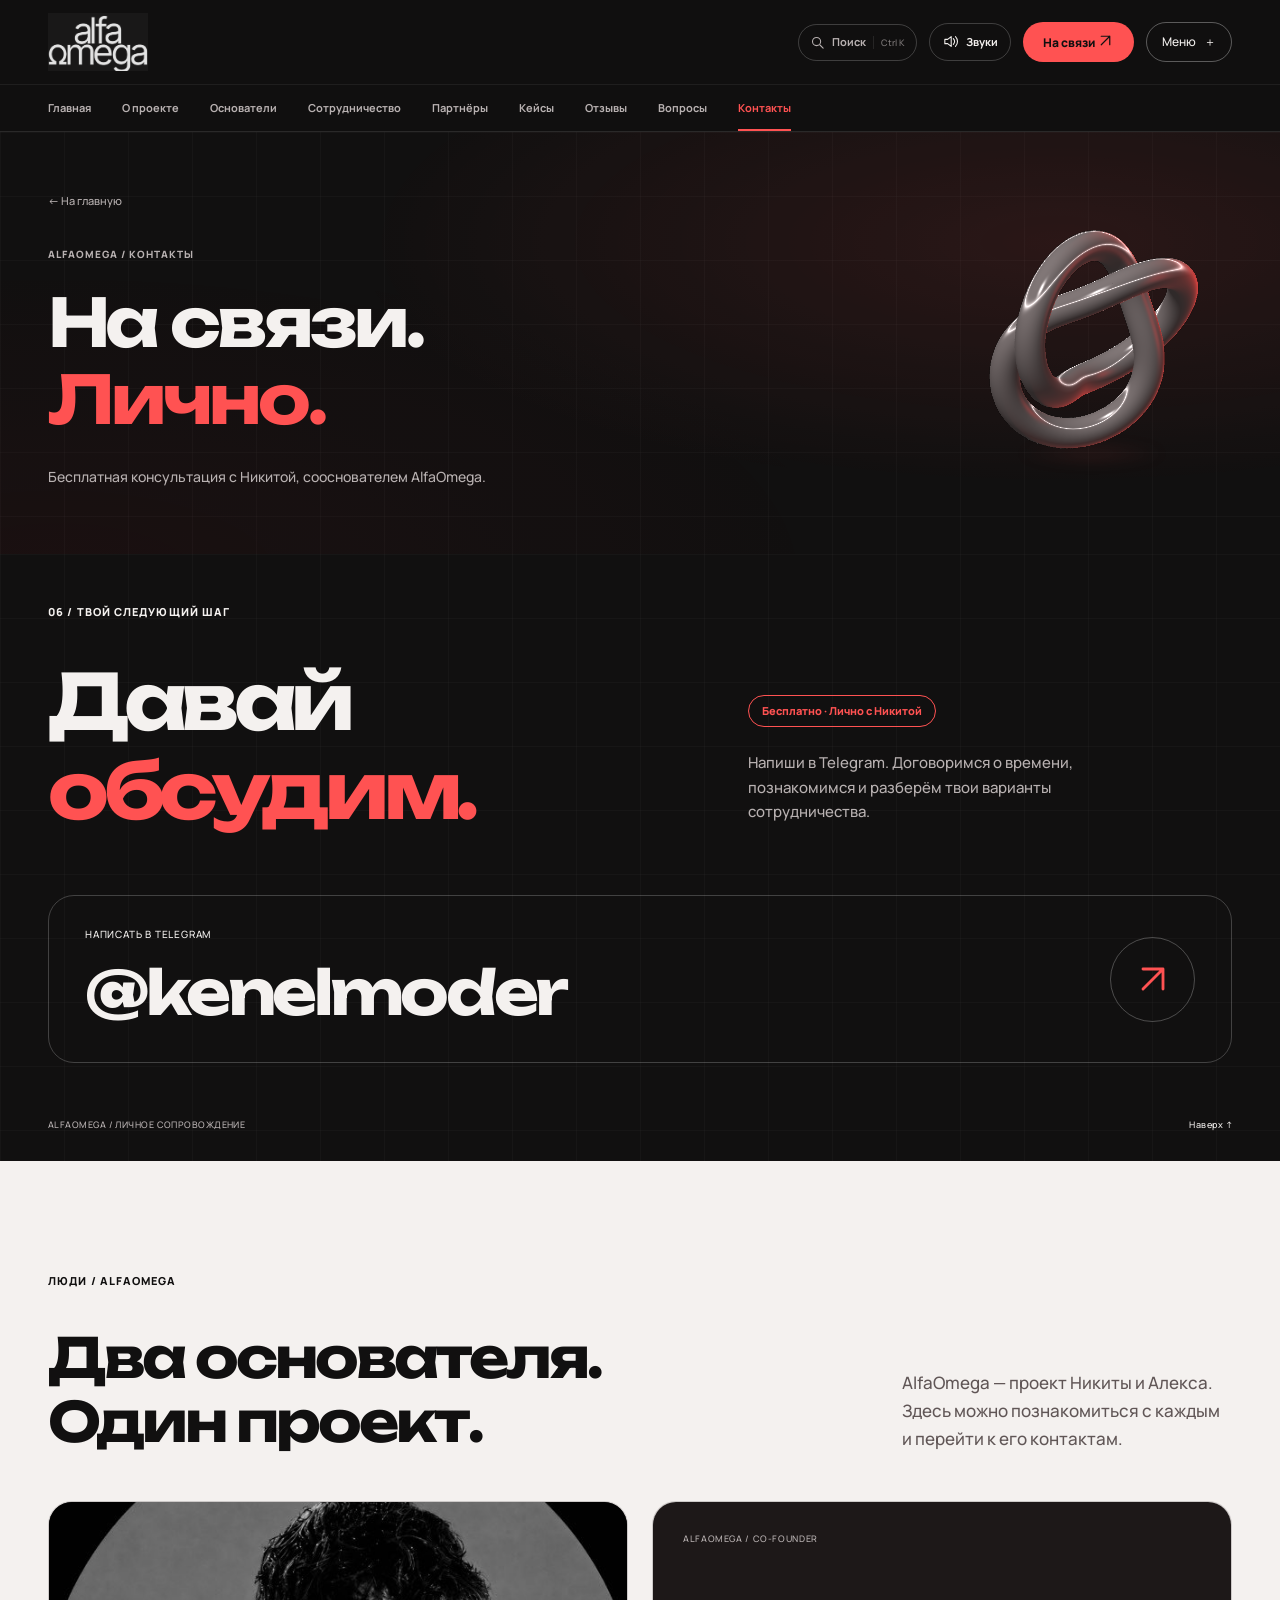
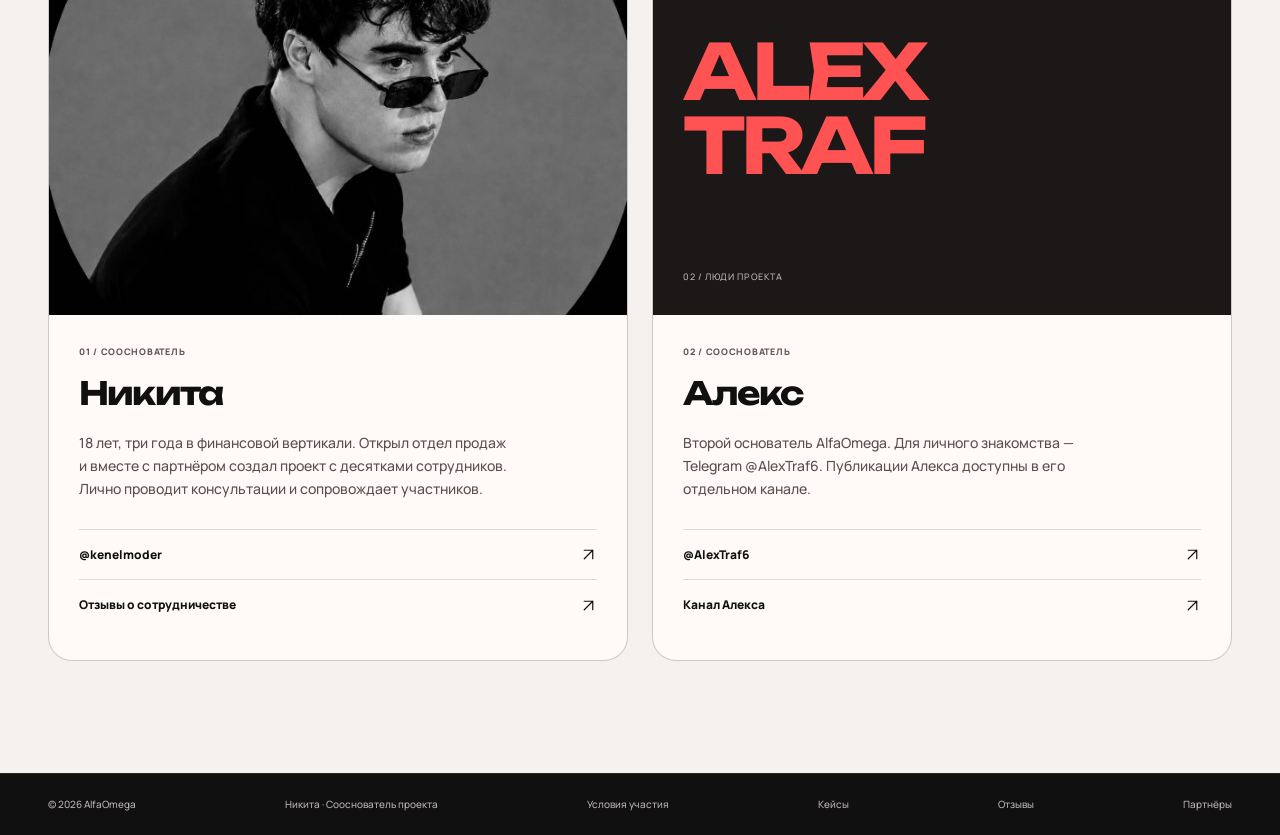
<file: contact.html>
<!doctype html>
<html lang="ru">
<head>
  <meta charset="utf-8">
  <meta name="viewport" content="width=device-width, initial-scale=1">
  <meta name="robots" content="index, follow, max-image-preview:large">
  <meta name="theme-color" content="#111010">
  <title>Контакты — AlfaOmega | Никита</title>
  <meta name="description" content="Бесплатная консультация с Никитой, сооснователем AlfaOmega.">
  <link rel="canonical" href="https://alfaomega-nikita.sandyplume1025.chatgpt.site/contact.html">
  <link rel="icon" href="assets/alfaomega-logo.jpeg" type="image/jpeg">
  <link rel="preload" href="assets/manrope-variable.ttf" as="font" type="font/ttf" crossorigin>
  <link rel="stylesheet" href="styles.css?v=20">
  <script src="site.js?v=20" defer></script>
  <script src="sounds.js?v=20" defer></script>
  <script src="experience.js?v=20" defer></script>
  <script src="sculpture.js?v=20" defer></script>
  <meta property="og:type" content="website">
  <meta property="og:locale" content="ru_RU">
  <meta property="og:title" content="Контакты — AlfaOmega">
  <meta property="og:description" content="Бесплатная консультация с Никитой, сооснователем AlfaOmega.">
  <meta property="og:url" content="https://alfaomega-nikita.sandyplume1025.chatgpt.site/contact.html">
  <meta property="og:image" content="https://alfaomega-nikita.sandyplume1025.chatgpt.site/assets/nikita.jpeg">
  <meta property="og:image:alt" content="Никита, создатель AlfaOmega">
  <meta name="twitter:card" content="summary">
  <script type="application/ld+json">
{
  "@context": "https://schema.org",
  "@graph": [
    {
      "@type": "WebSite",
      "@id": "https://alfaomega-nikita.sandyplume1025.chatgpt.site/#website",
      "url": "https://alfaomega-nikita.sandyplume1025.chatgpt.site/",
      "name": "AlfaOmega",
      "alternateName": [
        "Альфа Омега",
        "АльфаОмега"
      ],
      "inLanguage": "ru-RU",
      "publisher": {
        "@id": "https://alfaomega-nikita.sandyplume1025.chatgpt.site/#project"
      }
    },
    {
      "@type": "Organization",
      "@id": "https://alfaomega-nikita.sandyplume1025.chatgpt.site/#project",
      "name": "AlfaOmega",
      "alternateName": [
        "Альфа Омега",
        "АльфаОмега"
      ],
      "url": "https://alfaomega-nikita.sandyplume1025.chatgpt.site/",
      "description": "Проект в финансовой вертикали. Сотрудничество по партнёрским программам.",
      "logo": "https://alfaomega-nikita.sandyplume1025.chatgpt.site/assets/alfaomega-logo.jpeg",
      "founder": [
        {
          "@id": "https://alfaomega-nikita.sandyplume1025.chatgpt.site/#nikita"
        },
        {
          "@id": "https://alfaomega-nikita.sandyplume1025.chatgpt.site/#alex"
        }
      ]
    },
    {
      "@type": "Person",
      "@id": "https://alfaomega-nikita.sandyplume1025.chatgpt.site/#nikita",
      "name": "Никита",
      "jobTitle": "Сооснователь AlfaOmega",
      "url": "https://alfaomega-nikita.sandyplume1025.chatgpt.site/",
      "image": "https://alfaomega-nikita.sandyplume1025.chatgpt.site/assets/nikita.jpeg",
      "sameAs": [
        "https://t.me/kenelmoder"
      ],
      "affiliation": {
        "@id": "https://alfaomega-nikita.sandyplume1025.chatgpt.site/#project"
      }
    },
    {
      "@type": "Person",
      "@id": "https://alfaomega-nikita.sandyplume1025.chatgpt.site/#alex",
      "name": "Алекс",
      "jobTitle": "Сооснователь AlfaOmega",
      "url": "https://alfaomega-nikita.sandyplume1025.chatgpt.site/founders.html",
      "sameAs": [
        "https://t.me/AlexTraf6",
        "https://t.me/+PCmVGvibhLFiMDhi"
      ],
      "affiliation": {
        "@id": "https://alfaomega-nikita.sandyplume1025.chatgpt.site/#project"
      }
    },
    {
      "@type": "WebPage",
      "@id": "https://alfaomega-nikita.sandyplume1025.chatgpt.site/contact.html#webpage",
      "url": "https://alfaomega-nikita.sandyplume1025.chatgpt.site/contact.html",
      "name": "Контакты — AlfaOmega",
      "description": "Бесплатная консультация с Никитой, сооснователем AlfaOmega.",
      "inLanguage": "ru-RU",
      "isPartOf": {
        "@id": "https://alfaomega-nikita.sandyplume1025.chatgpt.site/#website"
      },
      "about": [
        {
          "@id": "https://alfaomega-nikita.sandyplume1025.chatgpt.site/#project"
        },
        {
          "@id": "https://alfaomega-nikita.sandyplume1025.chatgpt.site/#nikita"
        }
      ]
    }
  ]
}
</script>
  <script src="motion.js?v=20" defer></script>
</head>
<body class="inner-page"><div class="transition-screen" aria-hidden="true"></div><div class="reading-progress" aria-hidden="true"></div><a class="skip-link" href="#main">Перейти к содержимому</a>
<div class="header-shell" id="top"><header class="header wrap">
<a class="wordmark" href="index.html" aria-label="AlfaOmega — на главную"><span class="logo-crop"><img src="assets/alfaomega-logo.jpeg" width="1206" height="1124" alt="AlfaOmega"></span></a>
<nav class="desktop-nav" aria-label="Основная навигация"><a href="index.html">Главная</a><a href="about.html">О проекте</a><a href="founders.html">Основатели</a><a href="cooperation.html">Сотрудничество</a><a href="partners.html">Партнёры</a><a href="cases.html">Кейсы</a><a href="reviews.html">Отзывы</a><a href="faq.html">Вопросы</a><a href="contact.html" aria-current="page">Контакты</a></nav>
<div class="header-actions"><button type="button" class="quick-search-toggle" aria-label="Поиск по сайту" aria-haspopup="dialog" aria-controls="quick-navigation" hidden><svg viewBox="0 0 24 24" fill="none" aria-hidden="true"><circle cx="10.5" cy="10.5" r="6.5"/><path d="m16 16 5 5"/></svg><span>Поиск</span><kbd>⌘ K</kbd></button><button class="sfx-toggle" type="button" aria-pressed="true" aria-label="Выключить звуковые эффекты" title="Звуки интерфейса" hidden><svg viewBox="0 0 24 24" fill="none" aria-hidden="true"><path d="M4 9v6h4l5 4V5L8 9H4Z"/><path class="sfx-waves" d="M16 8a6 6 0 0 1 0 8M19 5a10 10 0 0 1 0 14"/><path class="sfx-muted" d="m16 9 6 6m-6 0 6-6"/></svg><span>Звуки</span></button><a class="header-telegram" href="https://t.me/kenelmoder" target="_blank" rel="noopener noreferrer">На связи <svg class="icon-arrow" viewBox="0 0 24 24" fill="none" aria-hidden="true"><path d="M6 18 18 6M6 6h12v12"/></svg></a><button class="menu-toggle" type="button" aria-expanded="false" aria-controls="mobile-navigation">Меню <span aria-hidden="true">＋</span></button></div></header><nav class="section-tabs" aria-label="Разделы сайта"><div class="wrap section-tabs-track"><a href="index.html">Главная</a><a href="about.html">О проекте</a><a href="founders.html">Основатели</a><a href="cooperation.html">Сотрудничество</a><a href="partners.html">Партнёры</a><a href="cases.html">Кейсы</a><a href="reviews.html">Отзывы</a><a href="faq.html">Вопросы</a><a href="contact.html" aria-current="page">Контакты</a></div></nav>
<nav class="mobile-nav" id="mobile-navigation" aria-label="Навигация для телефона" hidden><div class="wrap"><a href="index.html">Главная<span aria-hidden="true">01</span></a><a href="about.html">О проекте<span aria-hidden="true">02</span></a><a href="founders.html">Основатели<span aria-hidden="true">03</span></a><a href="cooperation.html">Сотрудничество<span aria-hidden="true">04</span></a><a href="partners.html">Партнёры<span aria-hidden="true">05</span></a><a href="cases.html">Кейсы<span aria-hidden="true">06</span></a><a href="reviews.html">Отзывы<span aria-hidden="true">07</span></a><a href="faq.html">Вопросы<span aria-hidden="true">08</span></a><a href="contact.html" aria-current="page">Контакты<span aria-hidden="true">09</span></a></div></nav></div>
<main id="main"><section class="page-hero dark-grid"><div class="wrap"><div class="page-hero-copy"><a class="breadcrumb" href="index.html">← На главную</a><p class="section-label">ALFAOMEGA / КОНТАКТЫ</p><h1>На связи.<br><span class="lime-text">Лично.</span></h1><p class="page-hero-description">Бесплатная консультация с Никитой, сооснователем AlfaOmega.</p></div><div class="hero-sculpture" aria-hidden="true"><img class="sculpture-fallback" src="assets/chrome-knot.svg?v=20" width="320" height="320" alt=""><canvas class="sculpture-canvas" data-sculpture width="320" height="320"></canvas></div></div></section><section class="contact section dark-grid" id="contact" aria-labelledby="contact-title"><div class="wrap"><p class="section-label">06 / ТВОЙ СЛЕДУЮЩИЙ ШАГ</p><div class="contact-top"><h2 id="contact-title">Давай<br><span class="lime-text">обсудим.</span></h2><div><span class="pill">Бесплатно · Лично с Никитой</span><p>Напиши в Telegram. Договоримся о времени, познакомимся и разберём твои варианты сотрудничества.</p></div></div><a class="contact-link" href="https://t.me/kenelmoder" target="_blank" rel="noopener noreferrer"><span><small>НАПИСАТЬ В TELEGRAM</small><strong>@kenelmoder</strong></span><span class="contact-arrow" aria-hidden="true"><svg class="icon-arrow" viewBox="0 0 24 24" fill="none" aria-hidden="true"><path d="M6 18 18 6M6 6h12v12"/></svg></span></a><div class="contact-bottom"><span>ALFAOMEGA / ЛИЧНОЕ СОПРОВОЖДЕНИЕ</span><a href="#top">Наверх ↑</a></div></div></section><section class="founders section light" id="founders" aria-labelledby="founders-title"><div class="wrap"><p class="section-label">ЛЮДИ / ALFAOMEGA</p><div class="section-heading"><h2 id="founders-title">Два основателя.<br>Один проект.</h2><p>AlfaOmega — проект Никиты и Алекса. Здесь можно познакомиться с каждым и перейти к его контактам.</p></div><div class="founder-grid"><article class="founder-card reveal"><div class="founder-visual"><img src="assets/nikita.jpeg" width="640" height="640" alt="Никита, сооснователь AlfaOmega" loading="lazy"></div><div class="founder-body"><span class="founder-number">01 / СООСНОВАТЕЛЬ</span><h3>Никита</h3><p>18 лет, три года в финансовой вертикали. Открыл отдел продаж и вместе с партнёром создал проект с десятками сотрудников. Лично проводит консультации и сопровождает участников.</p><div class="founder-links"><a href="https://t.me/kenelmoder" target="_blank" rel="noopener noreferrer">@kenelmoder <svg class="icon-arrow" viewBox="0 0 24 24" fill="none" aria-hidden="true"><path d="M6 18 18 6M6 6h12v12"/></svg></a><a href="https://t.me/otzvkenel" target="_blank" rel="noopener noreferrer">Отзывы о сотрудничестве <svg class="icon-arrow" viewBox="0 0 24 24" fill="none" aria-hidden="true"><path d="M6 18 18 6M6 6h12v12"/></svg></a></div></div></article><article class="founder-card founder-alex reveal"><div class="founder-wordmark" aria-hidden="true"><span>ALFAOMEGA / CO-FOUNDER</span><strong>ALEX<br>TRAF</strong><small>02 / ЛЮДИ ПРОЕКТА</small></div><div class="founder-body"><span class="founder-number">02 / СООСНОВАТЕЛЬ</span><h3>Алекс</h3><p>Второй основатель AlfaOmega. Для личного знакомства — Telegram @AlexTraf6. Публикации Алекса доступны в его отдельном канале.</p><div class="founder-links"><a href="https://t.me/AlexTraf6" target="_blank" rel="noopener noreferrer">@AlexTraf6 <svg class="icon-arrow" viewBox="0 0 24 24" fill="none" aria-hidden="true"><path d="M6 18 18 6M6 6h12v12"/></svg></a><a href="https://t.me/+PCmVGvibhLFiMDhi" target="_blank" rel="noopener noreferrer">Канал Алекса <svg class="icon-arrow" viewBox="0 0 24 24" fill="none" aria-hidden="true"><path d="M6 18 18 6M6 6h12v12"/></svg></a></div></div></article></div></div></section></main><footer class="footer"><div class="wrap"><span>© 2026 AlfaOmega</span><span>Никита · Сооснователь проекта</span><a href="cooperation.html#conditions">Условия участия</a><a href="cases.html">Кейсы</a><a href="reviews.html">Отзывы</a><a href="partners.html">Партнёры</a></div></footer>
<aside class="mobile-dock" aria-label="Связаться с Никитой" hidden><a href="https://t.me/kenelmoder" target="_blank" rel="noopener noreferrer"><span>Обсудить сотрудничество<small>Бесплатно · Лично с Никитой</small></span><span aria-hidden="true"><svg class="icon-arrow" viewBox="0 0 24 24" fill="none" aria-hidden="true"><path d="M6 18 18 6M6 6h12v12"/></svg></span></a></aside>
<dialog id="format-once" class="format-dialog" aria-labelledby="once-title"><button type="button" class="dialog-close" data-close-dialog aria-label="Закрыть">×</button><p class="section-label">01 / РАЗОВЫЙ ФОРМАТ</p><h2 id="once-title">Одно действие.<br>Одна выплата.</h2><p>Вариант для тех, кто хочет участвовать один раз, без постоянной занятости.</p><dl><div><dt>Что сделать</dt><dd>Выполнить согласованное целевое действие по условиям выбранной партнёрской программы.</dd></div><div><dt>Когда выплата</dt><dd>Сразу после выполнения согласованного действия. Само действие, условия и сумму объясню на звонке.</dd></div><div><dt>Ориентир первой недели</dt><dd>15–20 тысяч рублей со слов Никиты. Сумма и срок не гарантированы: зависят от программы и выполнения её условий. Конкретные условия обсуждаем до старта.</dd></div><div><dt>С чего начать</dt><dd>Написать мне в Telegram и договориться о бесплатной консультации.</dd></div></dl><a class="button button-dark" href="https://t.me/kenelmoder" target="_blank" rel="noopener noreferrer">Обсудить с Никитой <span aria-hidden="true"><svg class="icon-arrow" viewBox="0 0 24 24" fill="none" aria-hidden="true"><path d="M6 18 18 6M6 6h12v12"/></svg></span></a></dialog>
<dialog id="format-regular" class="format-dialog" aria-labelledby="regular-title"><button type="button" class="dialog-close" data-close-dialog aria-label="Закрыть">×</button><p class="section-label">02 / РЕГУЛЯРНЫЙ ФОРМАТ</p><h2 id="regular-title">Участие.<br>Сопровождение.<br>Рост.</h2><p>Ежедневное сотрудничество по партнёрским программам с личным сопровождением.</p><dl><div><dt>Занятость</dt><dd>2–3 часа в день, вечером. Часы в пределах вечера выбираешь сам.</dd></div><div><dt>Развитие и доход</dt><dd>Возможен карьерный рост. Ориентир — от 100 000 ₽, перспектива роста — 300 000 ₽ и выше. Суммы не гарантированы: период расчёта, задачи и выплаты обсуждаем до начала участия.</dd></div><div><dt>Первый этап</dt><dd>Материалы и постепенное включение в практику. Ориентир первых выплат — около двух недель, без гарантии срока. Условия и сумму обсуждаем до начала работы.</dd></div><div><dt>Сопровождение</dt><dd>В регулярном формате остаёмся на связи. По мере выполнения задач можно разбирать новые темы, включая создание и управление командой.</dd></div><div><dt>Оформление</dt><dd>Работа на себя, в том числе в статусе самозанятого. Индивидуальные условия разбираем на консультации.</dd></div></dl><a class="button button-dark" href="https://t.me/kenelmoder" target="_blank" rel="noopener noreferrer">Обсудить с Никитой <span aria-hidden="true"><svg class="icon-arrow" viewBox="0 0 24 24" fill="none" aria-hidden="true"><path d="M6 18 18 6M6 6h12v12"/></svg></span></a></dialog>

<dialog class="quick-navigation" id="quick-navigation" aria-labelledby="quick-title"><div class="quick-topline"><h2 id="quick-title">Что ищешь?</h2><button type="button" class="quick-close" data-close-dialog aria-label="Закрыть поиск"><svg viewBox="0 0 24 24" fill="none" aria-hidden="true"><path d="m6 6 12 12M6 18 18 6"/></svg></button></div><label class="quick-query"><svg viewBox="0 0 24 24" fill="none" aria-hidden="true"><circle cx="10.5" cy="10.5" r="6.5"/><path d="m16 16 5 5"/></svg><span class="sr-only">Поиск по разделам и вопросам</span><input type="search" id="quick-query" placeholder="Например: график, опыт, Алекс…" autocomplete="off" aria-controls="quick-results"></label><p class="quick-count" aria-live="polite"></p><div class="quick-results" id="quick-results"><a class="quick-entry" href="cooperation.html#format-picker" data-find="Подобрать формат сотрудничества три вопроса разовое регулярное занятость"><span><strong>Подобрать формат</strong><small>Три вопроса перед консультацией</small></span><span class="quick-type">Инструмент</span></a><a class="quick-entry" href="index.html" data-find="Главная Знакомство с AlfaOmega"><span><strong>Главная</strong><small>Знакомство с AlfaOmega</small></span><span class="quick-type">Раздел</span></a><a class="quick-entry" href="about.html" data-find="О проекте Подход и команда"><span><strong>О проекте</strong><small>Подход и команда</small></span><span class="quick-type">Раздел</span></a><a class="quick-entry" href="founders.html" data-find="Основатели Никита и Алекс, личные контакты"><span><strong>Основатели</strong><small>Никита и Алекс, личные контакты</small></span><span class="quick-type">Раздел</span></a><a class="quick-entry" href="cooperation.html" data-find="Сотрудничество Разовый и регулярный форматы, условия"><span><strong>Сотрудничество</strong><small>Разовый и регулярный форматы, условия</small></span><span class="quick-type">Раздел</span></a><a class="quick-entry" href="partners.html" data-find="Партнёры Компании в партнёрских программах"><span><strong>Партнёры</strong><small>Компании в партнёрских программах</small></span><span class="quick-type">Раздел</span></a><a class="quick-entry" href="cases.html#dima-results" data-find="Результаты Димы скриншоты первый 1 месяц третий четвертый 3 4 месяц 207 900 727 650 баланс HOLD статистика"><span><strong>Результаты Димы: скриншоты</strong><small>Первый и 3–4-й месяц участия</small></span><span class="quick-type">Кейс</span></a><a class="quick-entry" href="cases.html" data-find="Кейс Димы Наставничество и самостоятельная команда"><span><strong>Кейс Димы</strong><small>Наставничество и самостоятельная команда</small></span><span class="quick-type">Раздел</span></a><a class="quick-entry" href="reviews.html#dima-review" data-find="Отзыв Димы diman_zaytsev4 личный опыт обучение наставничество скриншот контакт Telegram"><span><strong>Отзыв Димы</strong><small>Личный опыт и контакт @diman_zaytsev4</small></span><span class="quick-type">Отзыв</span></a><a class="quick-entry" href="reviews.html" data-find="Отзывы Канал с отзывами участников"><span><strong>Отзывы</strong><small>Канал с отзывами участников</small></span><span class="quick-type">Раздел</span></a><a class="quick-entry" href="faq.html" data-find="Вопросы Опыт, телефон, занятость, выплаты"><span><strong>Вопросы</strong><small>Опыт, телефон, занятость, выплаты</small></span><span class="quick-type">Раздел</span></a><a class="quick-entry" href="contact.html" data-find="Контакты Бесплатная консультация с Никитой"><span><strong>Контакты</strong><small>Бесплатная консультация с Никитой</small></span><span class="quick-type">Раздел</span></a><a class="quick-entry" href="faq.html#faq-question-1" data-find="Что такое AlfaOmega? AlfaOmega — проект Никиты и Алекса в финансовой вертикали. Мы привлекаем людей на партнёрские предложения и индивидуально подбираем формат сотрудничества. У Никиты три года опыта в этом направлении; в проекте — десятки сотрудников и собственный отдел продаж."><span><strong>Что такое AlfaOmega?</strong><small>Ответ в разделе «Вопросы»</small></span><span class="quick-type">Вопрос</span></a><a class="quick-entry" href="faq.html#faq-question-2" data-find="Кого вы приглашаете? Ребят от 17 до 28 лет из России, заинтересованных в сотрудничестве по партнёрским программам. Конкретный вариант подбираем на консультации."><span><strong>Кого вы приглашаете?</strong><small>Ответ в разделе «Вопросы»</small></span><span class="quick-type">Вопрос</span></a><a class="quick-entry" href="faq.html#faq-question-3" data-find="Нужен ли опыт? Нет, предыдущий опыт не обязателен. На первом звонке познакомимся, обсудим твои возможности и варианты, с которых можно начать."><span><strong>Нужен ли опыт?</strong><small>Ответ в разделе «Вопросы»</small></span><span class="quick-type">Вопрос</span></a><a class="quick-entry" href="faq.html#faq-question-4" data-find="Что нужно для старта? Из техники достаточно телефона, компьютер не обязателен. Остальные условия зависят от выбранной партнёрской программы — расскажу о них до начала сотрудничества."><span><strong>Что нужно для старта?</strong><small>Ответ в разделе «Вопросы»</small></span><span class="quick-type">Вопрос</span></a><a class="quick-entry" href="faq.html#faq-question-5" data-find="Можно участвовать только один раз? Да, есть разовый формат. Ты выполняешь одно согласованное целевое действие и получаешь выплату сразу после его выполнения. Само действие, условия и размер вознаграждения объясню на звонке."><span><strong>Можно участвовать только один раз?</strong><small>Ответ в разделе «Вопросы»</small></span><span class="quick-type">Вопрос</span></a><a class="quick-entry" href="faq.html#faq-question-6" data-find="Как устроен вечерний график? Для регулярного формата нужно выделять 2–3 часа в день, в вечернее время. Конкретные часы в пределах вечера выбираешь самостоятельно."><span><strong>Как устроен вечерний график?</strong><small>Ответ в разделе «Вопросы»</small></span><span class="quick-type">Вопрос</span></a><a class="quick-entry" href="faq.html#faq-question-7" data-find="Консультация платная? Нет, консультация бесплатная. Её провожу лично я: выслушаю тебя, узнаю получше и предложу подходящие варианты сотрудничества."><span><strong>Консультация платная?</strong><small>Ответ в разделе «Вопросы»</small></span><span class="quick-type">Вопрос</span></a><a class="quick-entry" href="faq.html#faq-question-8" data-find="Кто будет меня сопровождать? Я, Никита, лично сопровождаю участников после выбора формата. При регулярном сотрудничестве остаёмся на связи: по мере выполнения задач можно разбирать дополнительные темы, включая создание команды и управление её работой. В AlfaOmega также есть менеджеры и собственный отдел продаж."><span><strong>Кто будет меня сопровождать?</strong><small>Ответ в разделе «Вопросы»</small></span><span class="quick-type">Вопрос</span></a><a class="quick-entry" href="faq.html#faq-question-9" data-find="Как оформляется сотрудничество? Участники работают на себя по партнёрским программам, в том числе в статусе самозанятых. Индивидуальный формат и условия обсуждаем до начала работы."><span><strong>Как оформляется сотрудничество?</strong><small>Ответ в разделе «Вопросы»</small></span><span class="quick-type">Вопрос</span></a><a class="quick-entry" href="faq.html#faq-question-10" data-find="Какой доход возможен и есть ли рост? В регулярном формате есть возможность карьерного роста. Проект обозначает ориентир от 100 000 ₽ и перспективу роста до 300 000 ₽ и выше. Суммы не гарантированы: период, условия выплат и возможность достижения обсуждаем на консультации. Результат зависит от программы и выполненных задач."><span><strong>Какой доход возможен и есть ли рост?</strong><small>Ответ в разделе «Вопросы»</small></span><span class="quick-type">Вопрос</span></a><a class="quick-entry" href="faq.html#faq-question-11" data-find="Когда можно получить первые выплаты? В разовом формате Никита обозначает ориентир 15–20 тысяч рублей за первую неделю. В регулярном формате сначала изучают материалы и подключаются к работе; ориентир первых выплат — примерно две недели. Эти суммы и сроки не гарантированы: результат зависит от выбранной программы и выполнения её условий. Конкретное действие, размер вознаграждения и порядок выплат обсуждаем до начала участия."><span><strong>Когда можно получить первые выплаты?</strong><small>Ответ в разделе «Вопросы»</small></span><span class="quick-type">Вопрос</span></a><a class="quick-entry" href="faq.html#faq-question-12" data-find="Можно вырасти до своей команды? В регулярном формате можно развивать навыки и обсуждать с Никитой создание своей команды: как распределять задачи, управлять работой и выстраивать доход от результатов команды. Дополнительные темы разбираем по мере выполнения целевых действий. Темп и условия развития индивидуальны."><span><strong>Можно вырасти до своей команды?</strong><small>Ответ в разделе «Вопросы»</small></span><span class="quick-type">Вопрос</span></a><a class="quick-entry" href="faq.html#faq-question-13" data-find="Какие качества вы цените? Энтузиазм, желание учиться и разбираться в деталях, готовность пробовать новое и применять знания. Опыт для старта не обязателен; подходящий формат определяем на личной консультации."><span><strong>Какие качества вы цените?</strong><small>Ответ в разделе «Вопросы»</small></span><span class="quick-type">Вопрос</span></a><a class="quick-entry" href="cooperation.html#first-weeks" data-find="Первые недели 15 20 тысяч первая неделя первые выплаты обучение материал практика"><span><strong>Первые недели</strong><small>Подробнее о сотрудничестве и подходе</small></span><span class="quick-type">Раздел</span></a><a class="quick-entry" href="cooperation.html#growth" data-find="Путь к своей команде карьера управление распределение задачи масштаб рост"><span><strong>Путь к своей команде</strong><small>Подробнее о сотрудничестве и подходе</small></span><span class="quick-type">Раздел</span></a><a class="quick-entry" href="about.html#approach" data-find="Подход Никиты 18 лет знания энтузиазм любознательность ценности"><span><strong>Подход Никиты</strong><small>Подробнее о сотрудничестве и подходе</small></span><span class="quick-type">Раздел</span></a></div><div class="quick-empty" hidden><h3>Попробуй другое слово</h3><p>Или напиши Никите — обсудим твой вопрос лично.</p><a href="https://t.me/kenelmoder" target="_blank" rel="noopener noreferrer">Задать вопрос в Telegram</a></div><div class="quick-hint"><span>↑ ↓ выбрать · Enter открыть</span><span>Esc закрыть</span></div></dialog>
</body></html>
</file>
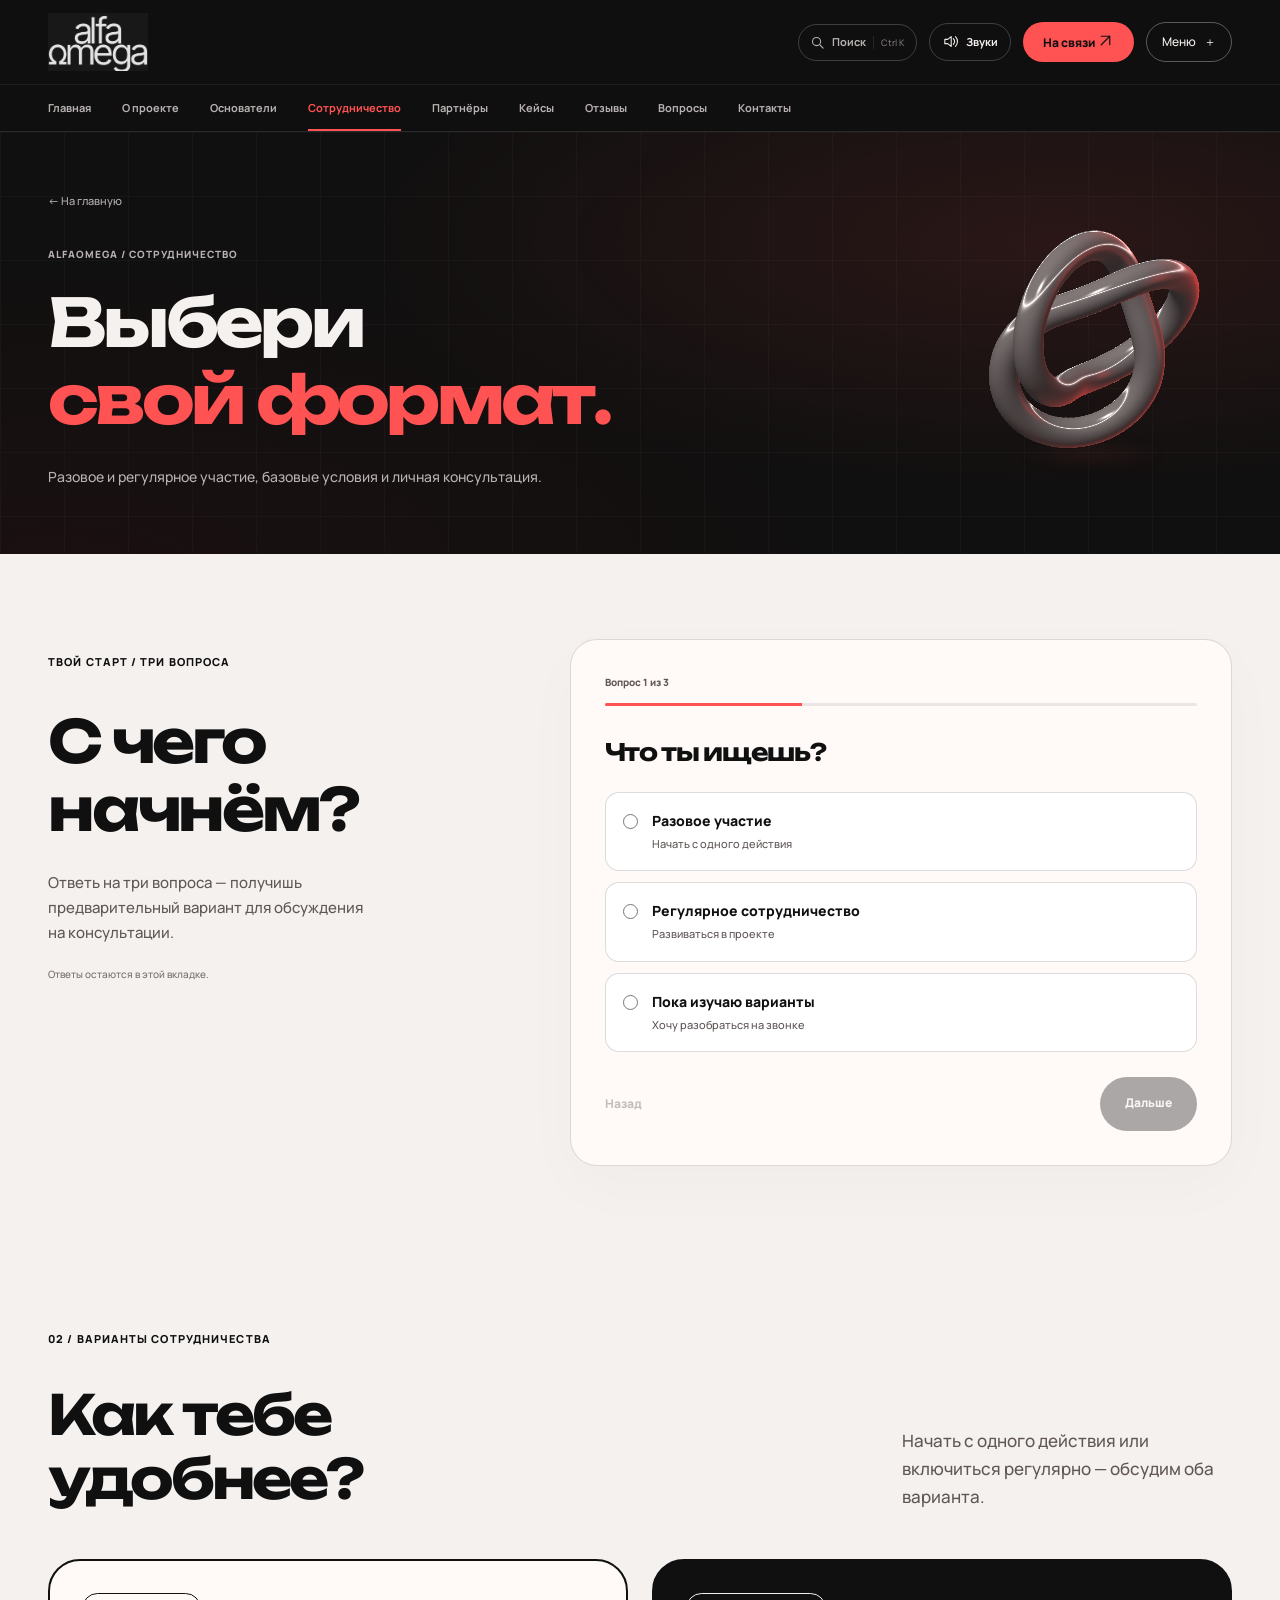
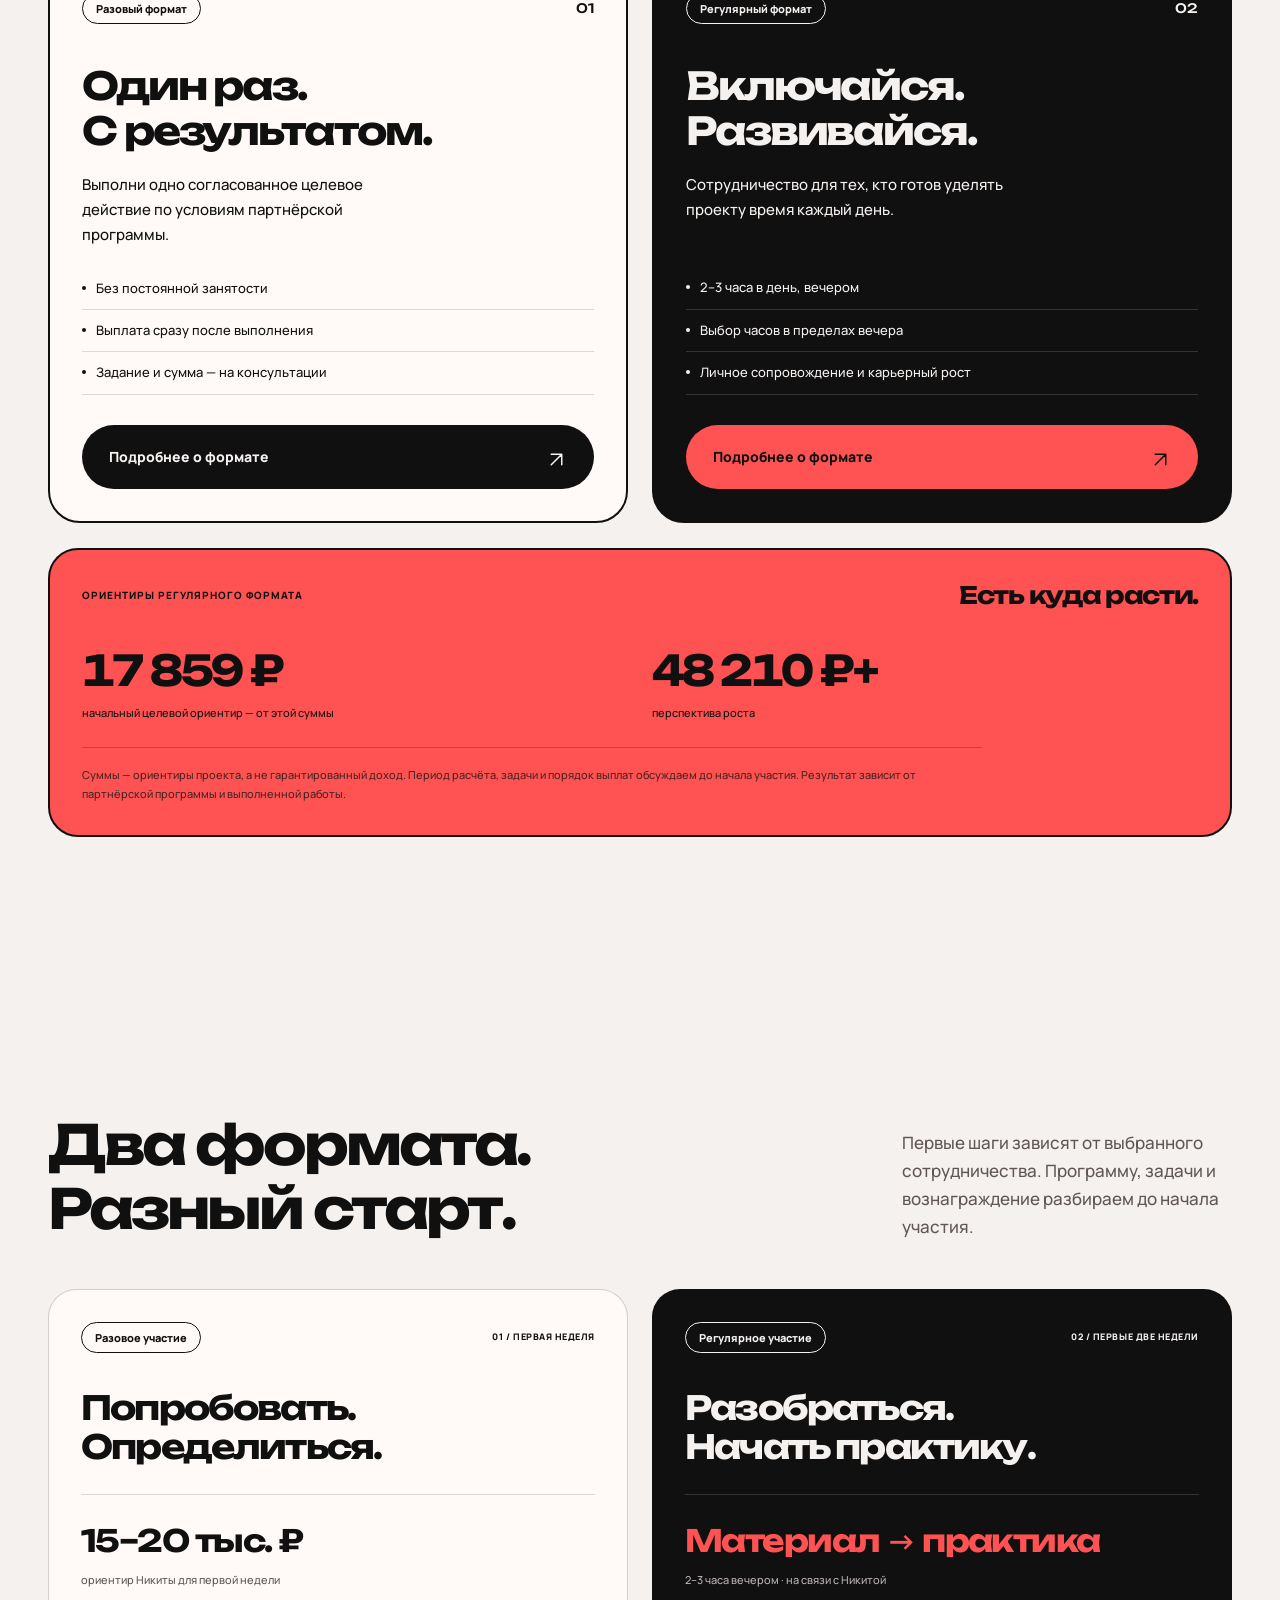
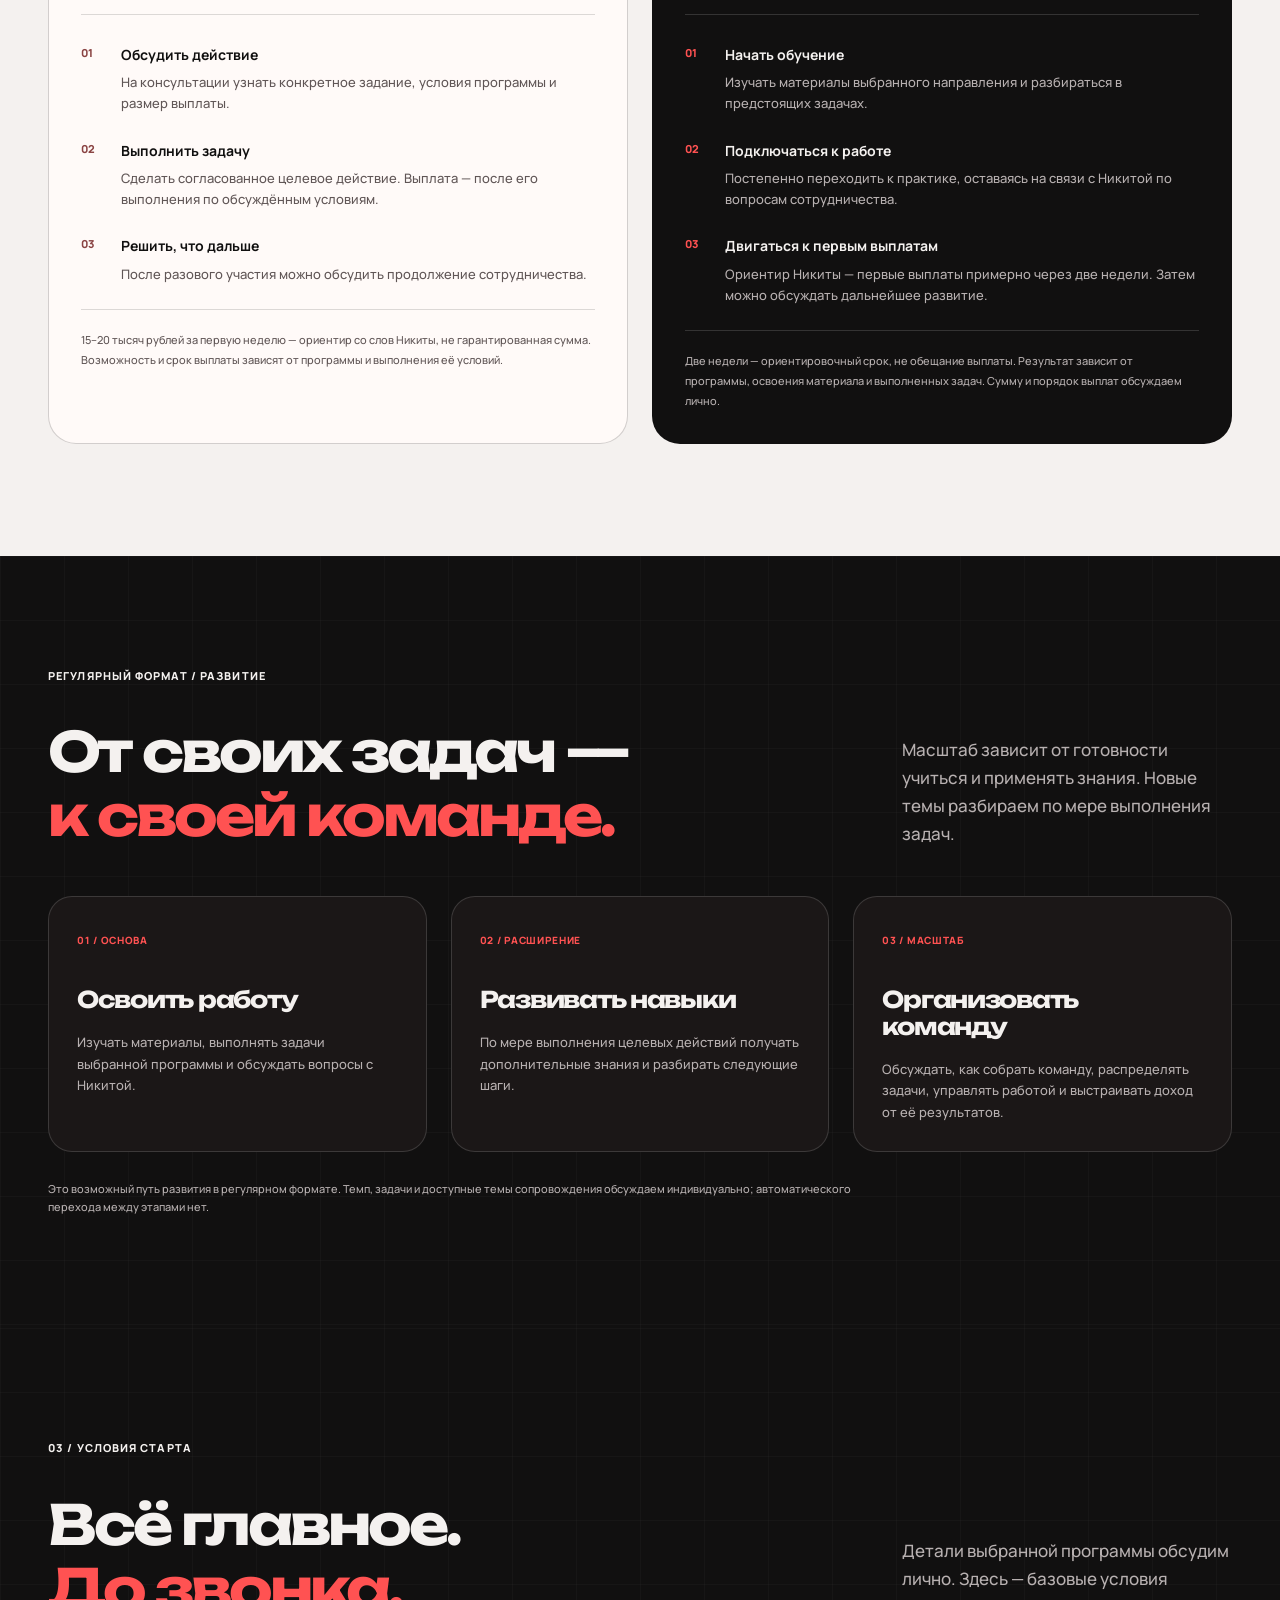
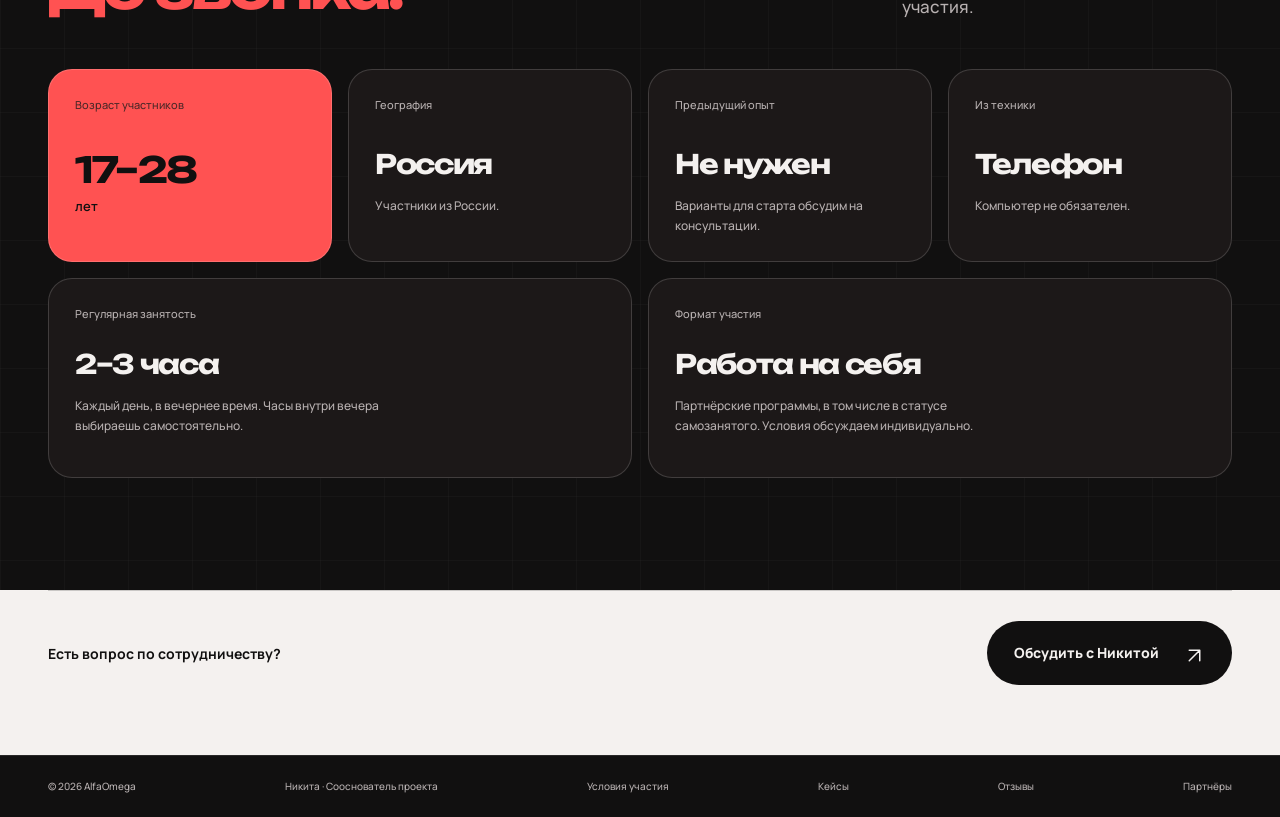
<file: cooperation.html>
<!doctype html>
<html lang="ru">
<head>
  <meta charset="utf-8">
  <meta name="viewport" content="width=device-width, initial-scale=1">
  <meta name="robots" content="index, follow, max-image-preview:large">
  <meta name="theme-color" content="#111010">
  <title>Сотрудничество — AlfaOmega | Никита</title>
  <meta name="description" content="Разовое и регулярное участие, базовые условия и личная консультация.">
  <link rel="canonical" href="https://alfaomega-nikita.sandyplume1025.chatgpt.site/cooperation.html">
  <link rel="icon" href="assets/alfaomega-logo.jpeg" type="image/jpeg">
  <link rel="preload" href="assets/manrope-variable.ttf" as="font" type="font/ttf" crossorigin>
  <link rel="stylesheet" href="styles.css?v=20">
  <script src="site.js?v=20" defer></script>
  <script src="sounds.js?v=20" defer></script>
  <script src="experience.js?v=20" defer></script>
  <script src="sculpture.js?v=20" defer></script>
  <meta property="og:type" content="website">
  <meta property="og:locale" content="ru_RU">
  <meta property="og:title" content="Сотрудничество — AlfaOmega">
  <meta property="og:description" content="Разовое и регулярное участие, базовые условия и личная консультация.">
  <meta property="og:url" content="https://alfaomega-nikita.sandyplume1025.chatgpt.site/cooperation.html">
  <meta property="og:image" content="https://alfaomega-nikita.sandyplume1025.chatgpt.site/assets/nikita.jpeg">
  <meta property="og:image:alt" content="Никита, создатель AlfaOmega">
  <meta name="twitter:card" content="summary">
  <script type="application/ld+json">
{
  "@context": "https://schema.org",
  "@graph": [
    {
      "@type": "WebSite",
      "@id": "https://alfaomega-nikita.sandyplume1025.chatgpt.site/#website",
      "url": "https://alfaomega-nikita.sandyplume1025.chatgpt.site/",
      "name": "AlfaOmega",
      "alternateName": [
        "Альфа Омега",
        "АльфаОмега"
      ],
      "inLanguage": "ru-RU",
      "publisher": {
        "@id": "https://alfaomega-nikita.sandyplume1025.chatgpt.site/#project"
      }
    },
    {
      "@type": "Organization",
      "@id": "https://alfaomega-nikita.sandyplume1025.chatgpt.site/#project",
      "name": "AlfaOmega",
      "alternateName": [
        "Альфа Омега",
        "АльфаОмега"
      ],
      "url": "https://alfaomega-nikita.sandyplume1025.chatgpt.site/",
      "description": "Проект в финансовой вертикали. Сотрудничество по партнёрским программам.",
      "logo": "https://alfaomega-nikita.sandyplume1025.chatgpt.site/assets/alfaomega-logo.jpeg",
      "founder": [
        {
          "@id": "https://alfaomega-nikita.sandyplume1025.chatgpt.site/#nikita"
        },
        {
          "@id": "https://alfaomega-nikita.sandyplume1025.chatgpt.site/#alex"
        }
      ]
    },
    {
      "@type": "Person",
      "@id": "https://alfaomega-nikita.sandyplume1025.chatgpt.site/#nikita",
      "name": "Никита",
      "jobTitle": "Сооснователь AlfaOmega",
      "url": "https://alfaomega-nikita.sandyplume1025.chatgpt.site/",
      "image": "https://alfaomega-nikita.sandyplume1025.chatgpt.site/assets/nikita.jpeg",
      "sameAs": [
        "https://t.me/kenelmoder"
      ],
      "affiliation": {
        "@id": "https://alfaomega-nikita.sandyplume1025.chatgpt.site/#project"
      }
    },
    {
      "@type": "Person",
      "@id": "https://alfaomega-nikita.sandyplume1025.chatgpt.site/#alex",
      "name": "Алекс",
      "jobTitle": "Сооснователь AlfaOmega",
      "url": "https://alfaomega-nikita.sandyplume1025.chatgpt.site/founders.html",
      "sameAs": [
        "https://t.me/AlexTraf6",
        "https://t.me/+PCmVGvibhLFiMDhi"
      ],
      "affiliation": {
        "@id": "https://alfaomega-nikita.sandyplume1025.chatgpt.site/#project"
      }
    },
    {
      "@type": "WebPage",
      "@id": "https://alfaomega-nikita.sandyplume1025.chatgpt.site/cooperation.html#webpage",
      "url": "https://alfaomega-nikita.sandyplume1025.chatgpt.site/cooperation.html",
      "name": "Сотрудничество — AlfaOmega",
      "description": "Разовое и регулярное участие, базовые условия и личная консультация.",
      "inLanguage": "ru-RU",
      "isPartOf": {
        "@id": "https://alfaomega-nikita.sandyplume1025.chatgpt.site/#website"
      },
      "about": [
        {
          "@id": "https://alfaomega-nikita.sandyplume1025.chatgpt.site/#project"
        },
        {
          "@id": "https://alfaomega-nikita.sandyplume1025.chatgpt.site/#nikita"
        }
      ]
    }
  ]
}
</script>
  <script src="motion.js?v=20" defer></script>
</head>
<body class="inner-page"><div class="transition-screen" aria-hidden="true"></div><div class="reading-progress" aria-hidden="true"></div><a class="skip-link" href="#main">Перейти к содержимому</a>
<div class="header-shell" id="top"><header class="header wrap">
<a class="wordmark" href="index.html" aria-label="AlfaOmega — на главную"><span class="logo-crop"><img src="assets/alfaomega-logo.jpeg" width="1206" height="1124" alt="AlfaOmega"></span></a>
<nav class="desktop-nav" aria-label="Основная навигация"><a href="index.html">Главная</a><a href="about.html">О проекте</a><a href="founders.html">Основатели</a><a href="cooperation.html" aria-current="page">Сотрудничество</a><a href="partners.html">Партнёры</a><a href="cases.html">Кейсы</a><a href="reviews.html">Отзывы</a><a href="faq.html">Вопросы</a><a href="contact.html">Контакты</a></nav>
<div class="header-actions"><button type="button" class="quick-search-toggle" aria-label="Поиск по сайту" aria-haspopup="dialog" aria-controls="quick-navigation" hidden><svg viewBox="0 0 24 24" fill="none" aria-hidden="true"><circle cx="10.5" cy="10.5" r="6.5"/><path d="m16 16 5 5"/></svg><span>Поиск</span><kbd>⌘ K</kbd></button><button class="sfx-toggle" type="button" aria-pressed="true" aria-label="Выключить звуковые эффекты" title="Звуки интерфейса" hidden><svg viewBox="0 0 24 24" fill="none" aria-hidden="true"><path d="M4 9v6h4l5 4V5L8 9H4Z"/><path class="sfx-waves" d="M16 8a6 6 0 0 1 0 8M19 5a10 10 0 0 1 0 14"/><path class="sfx-muted" d="m16 9 6 6m-6 0 6-6"/></svg><span>Звуки</span></button><a class="header-telegram" href="https://t.me/kenelmoder" target="_blank" rel="noopener noreferrer">На связи <svg class="icon-arrow" viewBox="0 0 24 24" fill="none" aria-hidden="true"><path d="M6 18 18 6M6 6h12v12"/></svg></a><button class="menu-toggle" type="button" aria-expanded="false" aria-controls="mobile-navigation">Меню <span aria-hidden="true">＋</span></button></div></header><nav class="section-tabs" aria-label="Разделы сайта"><div class="wrap section-tabs-track"><a href="index.html">Главная</a><a href="about.html">О проекте</a><a href="founders.html">Основатели</a><a href="cooperation.html" aria-current="page">Сотрудничество</a><a href="partners.html">Партнёры</a><a href="cases.html">Кейсы</a><a href="reviews.html">Отзывы</a><a href="faq.html">Вопросы</a><a href="contact.html">Контакты</a></div></nav>
<nav class="mobile-nav" id="mobile-navigation" aria-label="Навигация для телефона" hidden><div class="wrap"><a href="index.html">Главная<span aria-hidden="true">01</span></a><a href="about.html">О проекте<span aria-hidden="true">02</span></a><a href="founders.html">Основатели<span aria-hidden="true">03</span></a><a href="cooperation.html" aria-current="page">Сотрудничество<span aria-hidden="true">04</span></a><a href="partners.html">Партнёры<span aria-hidden="true">05</span></a><a href="cases.html">Кейсы<span aria-hidden="true">06</span></a><a href="reviews.html">Отзывы<span aria-hidden="true">07</span></a><a href="faq.html">Вопросы<span aria-hidden="true">08</span></a><a href="contact.html">Контакты<span aria-hidden="true">09</span></a></div></nav></div>
<main id="main"><section class="page-hero dark-grid"><div class="wrap"><div class="page-hero-copy"><a class="breadcrumb" href="index.html">← На главную</a><p class="section-label">ALFAOMEGA / СОТРУДНИЧЕСТВО</p><h1>Выбери<br><span class="lime-text">свой формат.</span></h1><p class="page-hero-description">Разовое и регулярное участие, базовые условия и личная консультация.</p></div><div class="hero-sculpture" aria-hidden="true"><img class="sculpture-fallback" src="assets/chrome-knot.svg?v=20" width="320" height="320" alt=""><canvas class="sculpture-canvas" data-sculpture width="320" height="320"></canvas></div></div></section><section class="format-picker section light" id="format-picker" aria-labelledby="picker-title"><div class="wrap picker-layout"><div class="picker-intro"><p class="section-label">ТВОЙ СТАРТ / ТРИ ВОПРОСА</p><h2 id="picker-title">С чего<br> начнём?</h2><p>Ответь на три вопроса — получишь предварительный вариант для обсуждения на консультации.</p><span>Ответы остаются в этой вкладке.</span></div><div class="picker-card"><form class="picker-form"><div class="picker-progress" hidden><span class="picker-step-label" aria-live="polite"></span><div><span></span></div></div><fieldset data-picker-step="0"><legend>Что ты ищешь?</legend><div class="picker-options"><label class="picker-option"><input type="radio" name="goal" value="once"><span><strong>Разовое участие</strong><small>Начать с одного действия</small></span></label><label class="picker-option"><input type="radio" name="goal" value="regular"><span><strong>Регулярное сотрудничество</strong><small>Развиваться в проекте</small></span></label><label class="picker-option"><input type="radio" name="goal" value="explore"><span><strong>Пока изучаю варианты</strong><small>Хочу разобраться на звонке</small></span></label></div></fieldset><fieldset data-picker-step="1"><legend>Какой график подходит?</legend><div class="picker-options"><label class="picker-option"><input type="radio" name="time" value="one"><span><strong>Только разовое участие</strong><small>Без постоянной занятости</small></span></label><label class="picker-option"><input type="radio" name="time" value="evening"><span><strong>2–3 часа вечером</strong><small>Могу выделять время ежедневно</small></span></label><label class="picker-option"><input type="radio" name="time" value="unsure"><span><strong>График пока неясен</strong><small>Нужно обсудить возможности</small></span></label></div></fieldset><fieldset data-picker-step="2"><legend>С каким опытом начинаешь?</legend><div class="picker-options"><label class="picker-option"><input type="radio" name="experience" value="new"><span><strong>Без опыта</strong><small>Хочу попробовать новое направление</small></span></label><label class="picker-option"><input type="radio" name="experience" value="some"><span><strong>Опыт уже есть</strong><small>Расскажу о нём на консультации</small></span></label><label class="picker-option"><input type="radio" name="experience" value="talk"><span><strong>Сначала познакомимся</strong><small>Предпочитаю обсудить лично</small></span></label></div></fieldset><div class="picker-controls" hidden><button type="button" class="picker-back">Назад</button><button type="button" class="button button-dark picker-next" disabled>Дальше <span aria-hidden="true">→</span></button></div></form><div class="picker-result" hidden><p class="section-label">ВАРИАНТ ДЛЯ ОБСУЖДЕНИЯ</p><h3 class="picker-result-title"></h3><p class="picker-result-description"></p><p class="picker-result-note">Окончательный формат и условия определим на личной консультации.</p><label class="picker-summary-label">Твои ответы<textarea class="picker-summary" rows="4" readonly></textarea></label><div class="picker-result-actions"><a class="button button-lime" href="https://t.me/kenelmoder" target="_blank" rel="noopener noreferrer">Обсудить с Никитой <svg class="icon-arrow" viewBox="0 0 24 24" fill="none" aria-hidden="true"><path d="M6 18 18 6M6 6h12v12"/></svg></a><button type="button" class="picker-copy">Скопировать ответы</button></div><p class="picker-copy-status" role="status"></p><button type="button" class="picker-restart">Изменить ответы</button></div><noscript><p>Обсуди подходящий формат с <a href="https://t.me/kenelmoder">Никитой в Telegram</a>.</p></noscript></div></div></section><section class="formats section light" id="formats" aria-labelledby="formats-title"><div class="wrap"><p class="section-label">02 / ВАРИАНТЫ СОТРУДНИЧЕСТВА</p><div class="section-heading"><h2 id="formats-title">Как тебе<br>удобнее?</h2><p>Начать с одного действия или включиться регулярно — обсудим оба варианта.</p></div><div class="offers">
<article class="offer offer-once reveal"><div class="offer-top"><span class="pill">Разовый формат</span><span class="card-index">01</span></div><h3>Один раз.<br>С результатом.</h3><p>Выполни одно согласованное целевое действие по условиям партнёрской программы.</p><ul class="offer-list"><li>Без постоянной занятости</li><li>Выплата сразу после выполнения</li><li>Задание и сумма — на консультации</li></ul><a class="button button-dark" href="#conditions" data-open-dialog="format-once">Подробнее о формате <span aria-hidden="true"><svg class="icon-arrow" viewBox="0 0 24 24" fill="none" aria-hidden="true"><path d="M6 18 18 6M6 6h12v12"/></svg></span></a></article>
<article class="offer offer-regular reveal"><div class="offer-top"><span class="pill">Регулярный формат</span><span class="card-index">02</span></div><h3>Включайся.<br>Развивайся.</h3><p>Сотрудничество для тех, кто готов уделять проекту время каждый день.</p><ul class="offer-list"><li>2–3 часа в день, вечером</li><li>Выбор часов в пределах вечера</li><li>Личное сопровождение и карьерный рост</li></ul><a class="button button-lime" href="#conditions" data-open-dialog="format-regular">Подробнее о формате <span aria-hidden="true"><svg class="icon-arrow" viewBox="0 0 24 24" fill="none" aria-hidden="true"><path d="M6 18 18 6M6 6h12v12"/></svg></span></a></article></div>
<div class="income-box reveal"><div class="income-heading"><span class="section-label">ОРИЕНТИРЫ РЕГУЛЯРНОГО ФОРМАТА</span><h3>Есть куда расти.</h3></div><div class="income-values"><div><strong class="money-counter" data-count-to="100000" data-count-suffix=" ₽"><span class="money-reserve" aria-hidden="true">100 000 ₽</span><span class="money-display" aria-hidden="true">100 000 ₽</span><span class="sr-only">100 000 рублей</span></strong><small>начальный целевой ориентир — от этой суммы</small></div><div><strong class="money-counter" data-count-to="300000" data-count-suffix=" ₽+"><span class="money-reserve" aria-hidden="true">300 000 ₽+</span><span class="money-display" aria-hidden="true">300 000 ₽+</span><span class="sr-only">300 000 рублей и выше</span></strong><small>перспектива роста</small></div></div><p class="income-note">Суммы — ориентиры проекта, а не гарантированный доход. Период расчёта, задачи и порядок выплат обсуждаем до начала участия. Результат зависит от партнёрской программы и выполненной работы.</p></div></div></section>
<section class="first-weeks section light" id="first-weeks" aria-labelledby="first-weeks-title"><div class="wrap"><p class="section-label">ПОСЛЕ КОНСУЛЬТАЦИИ / ПЕРВЫЕ НЕДЕЛИ</p><div class="section-heading"><h2 id="first-weeks-title">Два формата.<br>Разный старт.</h2><p>Первые шаги зависят от выбранного сотрудничества. Программу, задачи и вознаграждение разбираем до начала участия.</p></div><div class="start-grid">
<article class="start-card reveal"><div class="start-card-top"><span class="pill">Разовое участие</span><span>01 / ПЕРВАЯ НЕДЕЛЯ</span></div><h3>Попробовать.<br>Определиться.</h3><div class="start-metric"><strong>15–20 тыс. ₽</strong><span>ориентир Никиты для первой недели</span></div><ol><li><strong>Обсудить действие</strong><p>На консультации узнать конкретное задание, условия программы и размер выплаты.</p></li><li><strong>Выполнить задачу</strong><p>Сделать согласованное целевое действие. Выплата — после его выполнения по обсуждённым условиям.</p></li><li><strong>Решить, что дальше</strong><p>После разового участия можно обсудить продолжение сотрудничества.</p></li></ol><p class="start-card-note">15–20 тысяч рублей за первую неделю — ориентир со слов Никиты, не гарантированная сумма. Возможность и срок выплаты зависят от программы и выполнения её условий.</p></article>
<article class="start-card start-card-regular reveal"><div class="start-card-top"><span class="pill">Регулярное участие</span><span>02 / ПЕРВЫЕ ДВЕ НЕДЕЛИ</span></div><h3>Разобраться.<br>Начать практику.</h3><div class="start-metric"><strong>Материал → практика</strong><span>2–3 часа вечером · на связи с Никитой</span></div><ol><li><strong>Начать обучение</strong><p>Изучать материалы выбранного направления и разбираться в предстоящих задачах.</p></li><li><strong>Подключаться к работе</strong><p>Постепенно переходить к практике, оставаясь на связи с Никитой по вопросам сотрудничества.</p></li><li><strong>Двигаться к первым выплатам</strong><p>Ориентир Никиты — первые выплаты примерно через две недели. Затем можно обсуждать дальнейшее развитие.</p></li></ol><p class="start-card-note">Две недели — ориентировочный срок, не обещание выплаты. Результат зависит от программы, освоения материала и выполненных задач. Сумму и порядок выплат обсуждаем лично.</p></article>
</div></div></section><section class="growth section dark-grid" id="growth" aria-labelledby="growth-title"><div class="wrap"><p class="section-label">РЕГУЛЯРНЫЙ ФОРМАТ / РАЗВИТИЕ</p><div class="section-heading"><h2 id="growth-title">От своих задач —<br><span class="lime-text">к своей команде.</span></h2><p>Масштаб зависит от готовности учиться и применять знания. Новые темы разбираем по мере выполнения задач.</p></div><ol class="growth-path"><li class="reveal"><span>01 / ОСНОВА</span><h3>Освоить работу</h3><p>Изучать материалы, выполнять задачи выбранной программы и обсуждать вопросы с Никитой.</p></li><li class="reveal"><span>02 / РАСШИРЕНИЕ</span><h3>Развивать навыки</h3><p>По мере выполнения целевых действий получать дополнительные знания и разбирать следующие шаги.</p></li><li class="reveal"><span>03 / МАСШТАБ</span><h3>Организовать команду</h3><p>Обсуждать, как собрать команду, распределять задачи, управлять работой и выстраивать доход от её результатов.</p></li></ol><p class="growth-note">Это возможный путь развития в регулярном формате. Темп, задачи и доступные темы сопровождения обсуждаем индивидуально; автоматического перехода между этапами нет.</p></div></section><section class="conditions section dark-grid" id="conditions" aria-labelledby="conditions-title"><div class="wrap"><p class="section-label">03 / УСЛОВИЯ СТАРТА</p><div class="section-heading"><h2 id="conditions-title">Всё главное.<br><span class="lime-text">До звонка.</span></h2><p>Детали выбранной программы обсудим лично. Здесь — базовые условия участия.</p></div><dl class="conditions-grid"><div class="condition-age reveal"><dt>Возраст участников</dt><dd>17–28<span>лет</span></dd></div><div class="reveal"><dt>География</dt><dd>Россия</dd><p>Участники из России.</p></div><div class="reveal"><dt>Предыдущий опыт</dt><dd>Не нужен</dd><p>Варианты для старта обсудим на консультации.</p></div><div class="reveal"><dt>Из техники</dt><dd>Телефон</dd><p>Компьютер не обязателен.</p></div><div class="condition-wide reveal"><dt>Регулярная занятость</dt><dd>2–3 часа</dd><p>Каждый день, в вечернее время. Часы внутри вечера выбираешь самостоятельно.</p></div><div class="condition-wide reveal"><dt>Формат участия</dt><dd>Работа на себя</dd><p>Партнёрские программы, в том числе в статусе самозанятого. Условия обсуждаем индивидуально.</p></div></dl></div></section><div class="page-next light"><div class="wrap"><span>Есть вопрос по сотрудничеству?</span><a class="button button-dark" href="contact.html">Обсудить с Никитой <span aria-hidden="true"><svg class="icon-arrow" viewBox="0 0 24 24" fill="none" aria-hidden="true"><path d="M6 18 18 6M6 6h12v12"/></svg></span></a></div></div></main><footer class="footer"><div class="wrap"><span>© 2026 AlfaOmega</span><span>Никита · Сооснователь проекта</span><a href="cooperation.html#conditions">Условия участия</a><a href="cases.html">Кейсы</a><a href="reviews.html">Отзывы</a><a href="partners.html">Партнёры</a></div></footer>
<aside class="mobile-dock" aria-label="Связаться с Никитой" hidden><a href="https://t.me/kenelmoder" target="_blank" rel="noopener noreferrer"><span>Обсудить сотрудничество<small>Бесплатно · Лично с Никитой</small></span><span aria-hidden="true"><svg class="icon-arrow" viewBox="0 0 24 24" fill="none" aria-hidden="true"><path d="M6 18 18 6M6 6h12v12"/></svg></span></a></aside>
<dialog id="format-once" class="format-dialog" aria-labelledby="once-title"><button type="button" class="dialog-close" data-close-dialog aria-label="Закрыть">×</button><p class="section-label">01 / РАЗОВЫЙ ФОРМАТ</p><h2 id="once-title">Одно действие.<br>Одна выплата.</h2><p>Вариант для тех, кто хочет участвовать один раз, без постоянной занятости.</p><dl><div><dt>Что сделать</dt><dd>Выполнить согласованное целевое действие по условиям выбранной партнёрской программы.</dd></div><div><dt>Когда выплата</dt><dd>Сразу после выполнения согласованного действия. Само действие, условия и сумму объясню на звонке.</dd></div><div><dt>Ориентир первой недели</dt><dd>15–20 тысяч рублей со слов Никиты. Сумма и срок не гарантированы: зависят от программы и выполнения её условий. Конкретные условия обсуждаем до старта.</dd></div><div><dt>С чего начать</dt><dd>Написать мне в Telegram и договориться о бесплатной консультации.</dd></div></dl><a class="button button-dark" href="https://t.me/kenelmoder" target="_blank" rel="noopener noreferrer">Обсудить с Никитой <span aria-hidden="true"><svg class="icon-arrow" viewBox="0 0 24 24" fill="none" aria-hidden="true"><path d="M6 18 18 6M6 6h12v12"/></svg></span></a></dialog>
<dialog id="format-regular" class="format-dialog" aria-labelledby="regular-title"><button type="button" class="dialog-close" data-close-dialog aria-label="Закрыть">×</button><p class="section-label">02 / РЕГУЛЯРНЫЙ ФОРМАТ</p><h2 id="regular-title">Участие.<br>Сопровождение.<br>Рост.</h2><p>Ежедневное сотрудничество по партнёрским программам с личным сопровождением.</p><dl><div><dt>Занятость</dt><dd>2–3 часа в день, вечером. Часы в пределах вечера выбираешь сам.</dd></div><div><dt>Развитие и доход</dt><dd>Возможен карьерный рост. Ориентир — от 100 000 ₽, перспектива роста — 300 000 ₽ и выше. Суммы не гарантированы: период расчёта, задачи и выплаты обсуждаем до начала участия.</dd></div><div><dt>Первый этап</dt><dd>Материалы и постепенное включение в практику. Ориентир первых выплат — около двух недель, без гарантии срока. Условия и сумму обсуждаем до начала работы.</dd></div><div><dt>Сопровождение</dt><dd>В регулярном формате остаёмся на связи. По мере выполнения задач можно разбирать новые темы, включая создание и управление командой.</dd></div><div><dt>Оформление</dt><dd>Работа на себя, в том числе в статусе самозанятого. Индивидуальные условия разбираем на консультации.</dd></div></dl><a class="button button-dark" href="https://t.me/kenelmoder" target="_blank" rel="noopener noreferrer">Обсудить с Никитой <span aria-hidden="true"><svg class="icon-arrow" viewBox="0 0 24 24" fill="none" aria-hidden="true"><path d="M6 18 18 6M6 6h12v12"/></svg></span></a></dialog>

<dialog class="quick-navigation" id="quick-navigation" aria-labelledby="quick-title"><div class="quick-topline"><h2 id="quick-title">Что ищешь?</h2><button type="button" class="quick-close" data-close-dialog aria-label="Закрыть поиск"><svg viewBox="0 0 24 24" fill="none" aria-hidden="true"><path d="m6 6 12 12M6 18 18 6"/></svg></button></div><label class="quick-query"><svg viewBox="0 0 24 24" fill="none" aria-hidden="true"><circle cx="10.5" cy="10.5" r="6.5"/><path d="m16 16 5 5"/></svg><span class="sr-only">Поиск по разделам и вопросам</span><input type="search" id="quick-query" placeholder="Например: график, опыт, Алекс…" autocomplete="off" aria-controls="quick-results"></label><p class="quick-count" aria-live="polite"></p><div class="quick-results" id="quick-results"><a class="quick-entry" href="cooperation.html#format-picker" data-find="Подобрать формат сотрудничества три вопроса разовое регулярное занятость"><span><strong>Подобрать формат</strong><small>Три вопроса перед консультацией</small></span><span class="quick-type">Инструмент</span></a><a class="quick-entry" href="index.html" data-find="Главная Знакомство с AlfaOmega"><span><strong>Главная</strong><small>Знакомство с AlfaOmega</small></span><span class="quick-type">Раздел</span></a><a class="quick-entry" href="about.html" data-find="О проекте Подход и команда"><span><strong>О проекте</strong><small>Подход и команда</small></span><span class="quick-type">Раздел</span></a><a class="quick-entry" href="founders.html" data-find="Основатели Никита и Алекс, личные контакты"><span><strong>Основатели</strong><small>Никита и Алекс, личные контакты</small></span><span class="quick-type">Раздел</span></a><a class="quick-entry" href="cooperation.html" data-find="Сотрудничество Разовый и регулярный форматы, условия"><span><strong>Сотрудничество</strong><small>Разовый и регулярный форматы, условия</small></span><span class="quick-type">Раздел</span></a><a class="quick-entry" href="partners.html" data-find="Партнёры Компании в партнёрских программах"><span><strong>Партнёры</strong><small>Компании в партнёрских программах</small></span><span class="quick-type">Раздел</span></a><a class="quick-entry" href="cases.html#dima-results" data-find="Результаты Димы скриншоты первый 1 месяц третий четвертый 3 4 месяц 207 900 727 650 баланс HOLD статистика"><span><strong>Результаты Димы: скриншоты</strong><small>Первый и 3–4-й месяц участия</small></span><span class="quick-type">Кейс</span></a><a class="quick-entry" href="cases.html" data-find="Кейс Димы Наставничество и самостоятельная команда"><span><strong>Кейс Димы</strong><small>Наставничество и самостоятельная команда</small></span><span class="quick-type">Раздел</span></a><a class="quick-entry" href="reviews.html#dima-review" data-find="Отзыв Димы diman_zaytsev4 личный опыт обучение наставничество скриншот контакт Telegram"><span><strong>Отзыв Димы</strong><small>Личный опыт и контакт @diman_zaytsev4</small></span><span class="quick-type">Отзыв</span></a><a class="quick-entry" href="reviews.html" data-find="Отзывы Канал с отзывами участников"><span><strong>Отзывы</strong><small>Канал с отзывами участников</small></span><span class="quick-type">Раздел</span></a><a class="quick-entry" href="faq.html" data-find="Вопросы Опыт, телефон, занятость, выплаты"><span><strong>Вопросы</strong><small>Опыт, телефон, занятость, выплаты</small></span><span class="quick-type">Раздел</span></a><a class="quick-entry" href="contact.html" data-find="Контакты Бесплатная консультация с Никитой"><span><strong>Контакты</strong><small>Бесплатная консультация с Никитой</small></span><span class="quick-type">Раздел</span></a><a class="quick-entry" href="faq.html#faq-question-1" data-find="Что такое AlfaOmega? AlfaOmega — проект Никиты и Алекса в финансовой вертикали. Мы привлекаем людей на партнёрские предложения и индивидуально подбираем формат сотрудничества. У Никиты три года опыта в этом направлении; в проекте — десятки сотрудников и собственный отдел продаж."><span><strong>Что такое AlfaOmega?</strong><small>Ответ в разделе «Вопросы»</small></span><span class="quick-type">Вопрос</span></a><a class="quick-entry" href="faq.html#faq-question-2" data-find="Кого вы приглашаете? Ребят от 17 до 28 лет из России, заинтересованных в сотрудничестве по партнёрским программам. Конкретный вариант подбираем на консультации."><span><strong>Кого вы приглашаете?</strong><small>Ответ в разделе «Вопросы»</small></span><span class="quick-type">Вопрос</span></a><a class="quick-entry" href="faq.html#faq-question-3" data-find="Нужен ли опыт? Нет, предыдущий опыт не обязателен. На первом звонке познакомимся, обсудим твои возможности и варианты, с которых можно начать."><span><strong>Нужен ли опыт?</strong><small>Ответ в разделе «Вопросы»</small></span><span class="quick-type">Вопрос</span></a><a class="quick-entry" href="faq.html#faq-question-4" data-find="Что нужно для старта? Из техники достаточно телефона, компьютер не обязателен. Остальные условия зависят от выбранной партнёрской программы — расскажу о них до начала сотрудничества."><span><strong>Что нужно для старта?</strong><small>Ответ в разделе «Вопросы»</small></span><span class="quick-type">Вопрос</span></a><a class="quick-entry" href="faq.html#faq-question-5" data-find="Можно участвовать только один раз? Да, есть разовый формат. Ты выполняешь одно согласованное целевое действие и получаешь выплату сразу после его выполнения. Само действие, условия и размер вознаграждения объясню на звонке."><span><strong>Можно участвовать только один раз?</strong><small>Ответ в разделе «Вопросы»</small></span><span class="quick-type">Вопрос</span></a><a class="quick-entry" href="faq.html#faq-question-6" data-find="Как устроен вечерний график? Для регулярного формата нужно выделять 2–3 часа в день, в вечернее время. Конкретные часы в пределах вечера выбираешь самостоятельно."><span><strong>Как устроен вечерний график?</strong><small>Ответ в разделе «Вопросы»</small></span><span class="quick-type">Вопрос</span></a><a class="quick-entry" href="faq.html#faq-question-7" data-find="Консультация платная? Нет, консультация бесплатная. Её провожу лично я: выслушаю тебя, узнаю получше и предложу подходящие варианты сотрудничества."><span><strong>Консультация платная?</strong><small>Ответ в разделе «Вопросы»</small></span><span class="quick-type">Вопрос</span></a><a class="quick-entry" href="faq.html#faq-question-8" data-find="Кто будет меня сопровождать? Я, Никита, лично сопровождаю участников после выбора формата. При регулярном сотрудничестве остаёмся на связи: по мере выполнения задач можно разбирать дополнительные темы, включая создание команды и управление её работой. В AlfaOmega также есть менеджеры и собственный отдел продаж."><span><strong>Кто будет меня сопровождать?</strong><small>Ответ в разделе «Вопросы»</small></span><span class="quick-type">Вопрос</span></a><a class="quick-entry" href="faq.html#faq-question-9" data-find="Как оформляется сотрудничество? Участники работают на себя по партнёрским программам, в том числе в статусе самозанятых. Индивидуальный формат и условия обсуждаем до начала работы."><span><strong>Как оформляется сотрудничество?</strong><small>Ответ в разделе «Вопросы»</small></span><span class="quick-type">Вопрос</span></a><a class="quick-entry" href="faq.html#faq-question-10" data-find="Какой доход возможен и есть ли рост? В регулярном формате есть возможность карьерного роста. Проект обозначает ориентир от 100 000 ₽ и перспективу роста до 300 000 ₽ и выше. Суммы не гарантированы: период, условия выплат и возможность достижения обсуждаем на консультации. Результат зависит от программы и выполненных задач."><span><strong>Какой доход возможен и есть ли рост?</strong><small>Ответ в разделе «Вопросы»</small></span><span class="quick-type">Вопрос</span></a><a class="quick-entry" href="faq.html#faq-question-11" data-find="Когда можно получить первые выплаты? В разовом формате Никита обозначает ориентир 15–20 тысяч рублей за первую неделю. В регулярном формате сначала изучают материалы и подключаются к работе; ориентир первых выплат — примерно две недели. Эти суммы и сроки не гарантированы: результат зависит от выбранной программы и выполнения её условий. Конкретное действие, размер вознаграждения и порядок выплат обсуждаем до начала участия."><span><strong>Когда можно получить первые выплаты?</strong><small>Ответ в разделе «Вопросы»</small></span><span class="quick-type">Вопрос</span></a><a class="quick-entry" href="faq.html#faq-question-12" data-find="Можно вырасти до своей команды? В регулярном формате можно развивать навыки и обсуждать с Никитой создание своей команды: как распределять задачи, управлять работой и выстраивать доход от результатов команды. Дополнительные темы разбираем по мере выполнения целевых действий. Темп и условия развития индивидуальны."><span><strong>Можно вырасти до своей команды?</strong><small>Ответ в разделе «Вопросы»</small></span><span class="quick-type">Вопрос</span></a><a class="quick-entry" href="faq.html#faq-question-13" data-find="Какие качества вы цените? Энтузиазм, желание учиться и разбираться в деталях, готовность пробовать новое и применять знания. Опыт для старта не обязателен; подходящий формат определяем на личной консультации."><span><strong>Какие качества вы цените?</strong><small>Ответ в разделе «Вопросы»</small></span><span class="quick-type">Вопрос</span></a><a class="quick-entry" href="cooperation.html#first-weeks" data-find="Первые недели 15 20 тысяч первая неделя первые выплаты обучение материал практика"><span><strong>Первые недели</strong><small>Подробнее о сотрудничестве и подходе</small></span><span class="quick-type">Раздел</span></a><a class="quick-entry" href="cooperation.html#growth" data-find="Путь к своей команде карьера управление распределение задачи масштаб рост"><span><strong>Путь к своей команде</strong><small>Подробнее о сотрудничестве и подходе</small></span><span class="quick-type">Раздел</span></a><a class="quick-entry" href="about.html#approach" data-find="Подход Никиты 18 лет знания энтузиазм любознательность ценности"><span><strong>Подход Никиты</strong><small>Подробнее о сотрудничестве и подходе</small></span><span class="quick-type">Раздел</span></a></div><div class="quick-empty" hidden><h3>Попробуй другое слово</h3><p>Или напиши Никите — обсудим твой вопрос лично.</p><a href="https://t.me/kenelmoder" target="_blank" rel="noopener noreferrer">Задать вопрос в Telegram</a></div><div class="quick-hint"><span>↑ ↓ выбрать · Enter открыть</span><span>Esc закрыть</span></div></dialog>
</body></html>
</file>
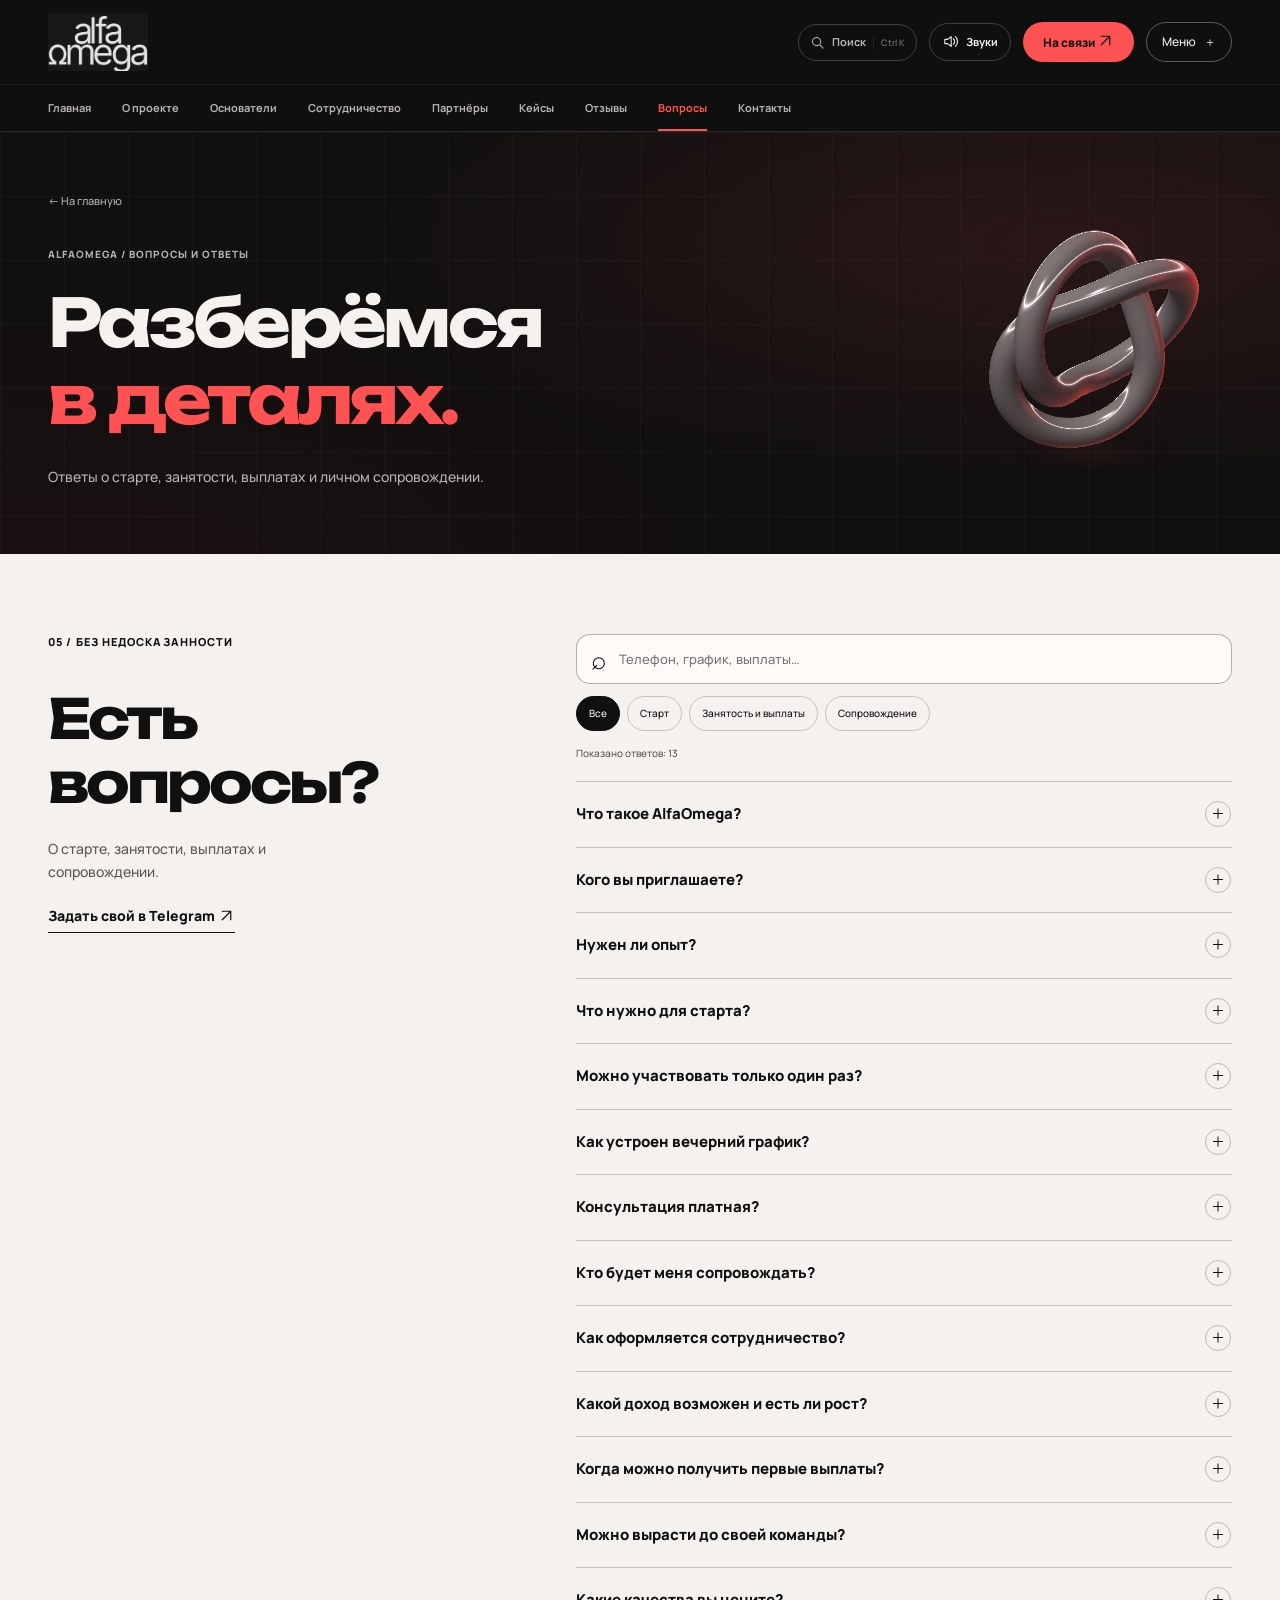
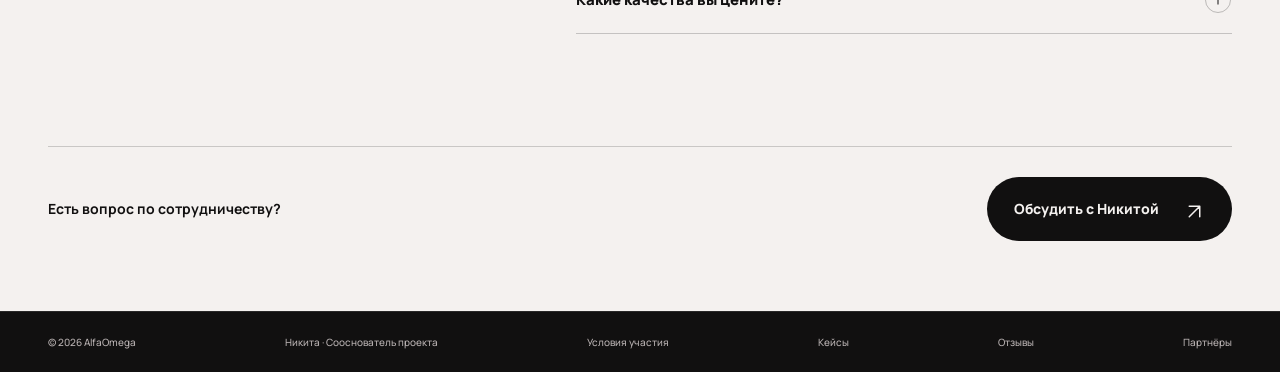
<file: faq.html>
<!doctype html>
<html lang="ru">
<head>
  <meta charset="utf-8">
  <meta name="viewport" content="width=device-width, initial-scale=1">
  <meta name="robots" content="index, follow, max-image-preview:large">
  <meta name="theme-color" content="#111010">
  <title>Вопросы и ответы — AlfaOmega | Никита</title>
  <meta name="description" content="Ответы о старте, занятости, выплатах и личном сопровождении.">
  <link rel="canonical" href="https://alfaomega-nikita.sandyplume1025.chatgpt.site/faq.html">
  <link rel="icon" href="assets/alfaomega-logo.jpeg" type="image/jpeg">
  <link rel="preload" href="assets/manrope-variable.ttf" as="font" type="font/ttf" crossorigin>
  <link rel="stylesheet" href="styles.css?v=20">
  <script src="site.js?v=20" defer></script>
  <script src="sounds.js?v=20" defer></script>
  <script src="experience.js?v=20" defer></script>
  <script src="sculpture.js?v=20" defer></script>
  <meta property="og:type" content="website">
  <meta property="og:locale" content="ru_RU">
  <meta property="og:title" content="Вопросы и ответы — AlfaOmega">
  <meta property="og:description" content="Ответы о старте, занятости, выплатах и личном сопровождении.">
  <meta property="og:url" content="https://alfaomega-nikita.sandyplume1025.chatgpt.site/faq.html">
  <meta property="og:image" content="https://alfaomega-nikita.sandyplume1025.chatgpt.site/assets/nikita.jpeg">
  <meta property="og:image:alt" content="Никита, создатель AlfaOmega">
  <meta name="twitter:card" content="summary">
  <script type="application/ld+json">
{
  "@context": "https://schema.org",
  "@graph": [
    {
      "@type": "WebSite",
      "@id": "https://alfaomega-nikita.sandyplume1025.chatgpt.site/#website",
      "url": "https://alfaomega-nikita.sandyplume1025.chatgpt.site/",
      "name": "AlfaOmega",
      "alternateName": [
        "Альфа Омега",
        "АльфаОмега"
      ],
      "inLanguage": "ru-RU",
      "publisher": {
        "@id": "https://alfaomega-nikita.sandyplume1025.chatgpt.site/#project"
      }
    },
    {
      "@type": "Organization",
      "@id": "https://alfaomega-nikita.sandyplume1025.chatgpt.site/#project",
      "name": "AlfaOmega",
      "alternateName": [
        "Альфа Омега",
        "АльфаОмега"
      ],
      "url": "https://alfaomega-nikita.sandyplume1025.chatgpt.site/",
      "description": "Проект в финансовой вертикали. Сотрудничество по партнёрским программам.",
      "logo": "https://alfaomega-nikita.sandyplume1025.chatgpt.site/assets/alfaomega-logo.jpeg",
      "founder": [
        {
          "@id": "https://alfaomega-nikita.sandyplume1025.chatgpt.site/#nikita"
        },
        {
          "@id": "https://alfaomega-nikita.sandyplume1025.chatgpt.site/#alex"
        }
      ]
    },
    {
      "@type": "Person",
      "@id": "https://alfaomega-nikita.sandyplume1025.chatgpt.site/#nikita",
      "name": "Никита",
      "jobTitle": "Сооснователь AlfaOmega",
      "url": "https://alfaomega-nikita.sandyplume1025.chatgpt.site/",
      "image": "https://alfaomega-nikita.sandyplume1025.chatgpt.site/assets/nikita.jpeg",
      "sameAs": [
        "https://t.me/kenelmoder"
      ],
      "affiliation": {
        "@id": "https://alfaomega-nikita.sandyplume1025.chatgpt.site/#project"
      }
    },
    {
      "@type": "Person",
      "@id": "https://alfaomega-nikita.sandyplume1025.chatgpt.site/#alex",
      "name": "Алекс",
      "jobTitle": "Сооснователь AlfaOmega",
      "url": "https://alfaomega-nikita.sandyplume1025.chatgpt.site/founders.html",
      "sameAs": [
        "https://t.me/AlexTraf6",
        "https://t.me/+PCmVGvibhLFiMDhi"
      ],
      "affiliation": {
        "@id": "https://alfaomega-nikita.sandyplume1025.chatgpt.site/#project"
      }
    },
    {
      "@type": "WebPage",
      "@id": "https://alfaomega-nikita.sandyplume1025.chatgpt.site/faq.html#webpage",
      "url": "https://alfaomega-nikita.sandyplume1025.chatgpt.site/faq.html",
      "name": "Вопросы и ответы — AlfaOmega",
      "description": "Ответы о старте, занятости, выплатах и личном сопровождении.",
      "inLanguage": "ru-RU",
      "isPartOf": {
        "@id": "https://alfaomega-nikita.sandyplume1025.chatgpt.site/#website"
      },
      "about": [
        {
          "@id": "https://alfaomega-nikita.sandyplume1025.chatgpt.site/#project"
        },
        {
          "@id": "https://alfaomega-nikita.sandyplume1025.chatgpt.site/#nikita"
        }
      ]
    }
  ]
}
</script>
  <script src="motion.js?v=20" defer></script>
</head>
<body class="inner-page"><div class="transition-screen" aria-hidden="true"></div><div class="reading-progress" aria-hidden="true"></div><a class="skip-link" href="#main">Перейти к содержимому</a>
<div class="header-shell" id="top"><header class="header wrap">
<a class="wordmark" href="index.html" aria-label="AlfaOmega — на главную"><span class="logo-crop"><img src="assets/alfaomega-logo.jpeg" width="1206" height="1124" alt="AlfaOmega"></span></a>
<nav class="desktop-nav" aria-label="Основная навигация"><a href="index.html">Главная</a><a href="about.html">О проекте</a><a href="founders.html">Основатели</a><a href="cooperation.html">Сотрудничество</a><a href="partners.html">Партнёры</a><a href="cases.html">Кейсы</a><a href="reviews.html">Отзывы</a><a href="faq.html" aria-current="page">Вопросы</a><a href="contact.html">Контакты</a></nav>
<div class="header-actions"><button type="button" class="quick-search-toggle" aria-label="Поиск по сайту" aria-haspopup="dialog" aria-controls="quick-navigation" hidden><svg viewBox="0 0 24 24" fill="none" aria-hidden="true"><circle cx="10.5" cy="10.5" r="6.5"/><path d="m16 16 5 5"/></svg><span>Поиск</span><kbd>⌘ K</kbd></button><button class="sfx-toggle" type="button" aria-pressed="true" aria-label="Выключить звуковые эффекты" title="Звуки интерфейса" hidden><svg viewBox="0 0 24 24" fill="none" aria-hidden="true"><path d="M4 9v6h4l5 4V5L8 9H4Z"/><path class="sfx-waves" d="M16 8a6 6 0 0 1 0 8M19 5a10 10 0 0 1 0 14"/><path class="sfx-muted" d="m16 9 6 6m-6 0 6-6"/></svg><span>Звуки</span></button><a class="header-telegram" href="https://t.me/kenelmoder" target="_blank" rel="noopener noreferrer">На связи <svg class="icon-arrow" viewBox="0 0 24 24" fill="none" aria-hidden="true"><path d="M6 18 18 6M6 6h12v12"/></svg></a><button class="menu-toggle" type="button" aria-expanded="false" aria-controls="mobile-navigation">Меню <span aria-hidden="true">＋</span></button></div></header><nav class="section-tabs" aria-label="Разделы сайта"><div class="wrap section-tabs-track"><a href="index.html">Главная</a><a href="about.html">О проекте</a><a href="founders.html">Основатели</a><a href="cooperation.html">Сотрудничество</a><a href="partners.html">Партнёры</a><a href="cases.html">Кейсы</a><a href="reviews.html">Отзывы</a><a href="faq.html" aria-current="page">Вопросы</a><a href="contact.html">Контакты</a></div></nav>
<nav class="mobile-nav" id="mobile-navigation" aria-label="Навигация для телефона" hidden><div class="wrap"><a href="index.html">Главная<span aria-hidden="true">01</span></a><a href="about.html">О проекте<span aria-hidden="true">02</span></a><a href="founders.html">Основатели<span aria-hidden="true">03</span></a><a href="cooperation.html">Сотрудничество<span aria-hidden="true">04</span></a><a href="partners.html">Партнёры<span aria-hidden="true">05</span></a><a href="cases.html">Кейсы<span aria-hidden="true">06</span></a><a href="reviews.html">Отзывы<span aria-hidden="true">07</span></a><a href="faq.html" aria-current="page">Вопросы<span aria-hidden="true">08</span></a><a href="contact.html">Контакты<span aria-hidden="true">09</span></a></div></nav></div>
<main id="main"><section class="page-hero dark-grid"><div class="wrap"><div class="page-hero-copy"><a class="breadcrumb" href="index.html">← На главную</a><p class="section-label">ALFAOMEGA / ВОПРОСЫ И ОТВЕТЫ</p><h1>Разберёмся<br><span class="lime-text">в деталях.</span></h1><p class="page-hero-description">Ответы о старте, занятости, выплатах и личном сопровождении.</p></div><div class="hero-sculpture" aria-hidden="true"><img class="sculpture-fallback" src="assets/chrome-knot.svg?v=20" width="320" height="320" alt=""><canvas class="sculpture-canvas" data-sculpture width="320" height="320"></canvas></div></div></section><section class="faq section light" id="faq" aria-labelledby="faq-title"><div class="wrap faq-layout"><div class="faq-heading"><p class="section-label">05 / БЕЗ НЕДОСКАЗАННОСТИ</p><h2 id="faq-title">Есть<br>вопросы?</h2><p>О старте, занятости, выплатах и сопровождении.</p><a class="text-link" href="https://t.me/kenelmoder" target="_blank" rel="noopener noreferrer">Задать свой в Telegram <svg class="icon-arrow" viewBox="0 0 24 24" fill="none" aria-hidden="true"><path d="M6 18 18 6M6 6h12v12"/></svg></a></div><div class="faq-content"><div class="faq-tools" hidden><label class="faq-search"><span aria-hidden="true">⌕</span><span class="sr-only">Найти ответ на вопрос</span><input id="faq-search" type="search" placeholder="Телефон, график, выплаты…" autocomplete="off" aria-controls="faq-list"><button type="button" class="search-clear" aria-label="Очистить поиск" hidden>×</button></label><div class="faq-filters" role="group" aria-label="Темы вопросов"><button type="button" data-topic="all" aria-pressed="true">Все</button><button type="button" data-topic="start" aria-pressed="false">Старт</button><button type="button" data-topic="work" aria-pressed="false">Занятость и выплаты</button><button type="button" data-topic="support" aria-pressed="false">Сопровождение</button></div><p class="faq-count" aria-live="polite" aria-atomic="true">Показано ответов: 13</p></div><div class="faq-list" id="faq-list">
      <details id="faq-question-1" data-topic="start"><summary>Что такое AlfaOmega?<span class="faq-icon" aria-hidden="true"></span></summary><p>AlfaOmega — проект Никиты и Алекса в финансовой вертикали. Мы привлекаем людей на партнёрские предложения и индивидуально подбираем формат сотрудничества. У Никиты три года опыта в этом направлении; в проекте — десятки сотрудников и собственный отдел продаж.</p></details>
      <details id="faq-question-2" data-topic="start"><summary>Кого вы приглашаете?<span class="faq-icon" aria-hidden="true"></span></summary><p>Ребят от 17 до 28 лет из России, заинтересованных в сотрудничестве по партнёрским программам. Конкретный вариант подбираем на консультации.</p></details>
      <details id="faq-question-3" data-topic="start"><summary>Нужен ли опыт?<span class="faq-icon" aria-hidden="true"></span></summary><p>Нет, предыдущий опыт не обязателен. На первом звонке познакомимся, обсудим твои возможности и варианты, с которых можно начать.</p></details>
      <details id="faq-question-4" data-topic="start"><summary>Что нужно для старта?<span class="faq-icon" aria-hidden="true"></span></summary><p>Из техники достаточно телефона, компьютер не обязателен. Остальные условия зависят от выбранной партнёрской программы — расскажу о них до начала сотрудничества.</p></details>
      <details id="faq-question-5" data-topic="work"><summary>Можно участвовать только один раз?<span class="faq-icon" aria-hidden="true"></span></summary><p>Да, есть разовый формат. Ты выполняешь одно согласованное целевое действие и получаешь выплату сразу после его выполнения. Само действие, условия и размер вознаграждения объясню на звонке.</p></details>
      <details id="faq-question-6" data-topic="work"><summary>Как устроен вечерний график?<span class="faq-icon" aria-hidden="true"></span></summary><p>Для регулярного формата нужно выделять 2–3 часа в день, в вечернее время. Конкретные часы в пределах вечера выбираешь самостоятельно.</p></details>
      <details id="faq-question-7" data-topic="start"><summary>Консультация платная?<span class="faq-icon" aria-hidden="true"></span></summary><p>Нет, консультация бесплатная. Её провожу лично я: выслушаю тебя, узнаю получше и предложу подходящие варианты сотрудничества.</p></details>
      <details id="faq-question-8" data-topic="support"><summary>Кто будет меня сопровождать?<span class="faq-icon" aria-hidden="true"></span></summary><p>Я, Никита, лично сопровождаю участников после выбора формата. При регулярном сотрудничестве остаёмся на связи: по мере выполнения задач можно разбирать дополнительные темы, включая создание команды и управление её работой. В AlfaOmega также есть менеджеры и собственный отдел продаж.</p></details>
      <details id="faq-question-9" data-topic="work"><summary>Как оформляется сотрудничество?<span class="faq-icon" aria-hidden="true"></span></summary><p>Участники работают на себя по партнёрским программам, в том числе в статусе самозанятых. Индивидуальный формат и условия обсуждаем до начала работы.</p></details>
      <details id="faq-question-10" data-topic="work"><summary>Какой доход возможен и есть ли рост?<span class="faq-icon" aria-hidden="true"></span></summary><p>В регулярном формате есть возможность карьерного роста. Проект обозначает ориентир от 100 000 ₽ и перспективу роста до 300 000 ₽ и выше. Суммы не гарантированы: период, условия выплат и возможность достижения обсуждаем на консультации. Результат зависит от программы и выполненных задач.</p></details><details id="faq-question-11" data-topic="work"><summary>Когда можно получить первые выплаты?<span class="faq-icon" aria-hidden="true"></span></summary><p>В разовом формате Никита обозначает ориентир 15–20 тысяч рублей за первую неделю. В регулярном формате сначала изучают материалы и подключаются к работе; ориентир первых выплат — примерно две недели. Эти суммы и сроки не гарантированы: результат зависит от выбранной программы и выполнения её условий. Конкретное действие, размер вознаграждения и порядок выплат обсуждаем до начала участия.</p></details><details id="faq-question-12" data-topic="support"><summary>Можно вырасти до своей команды?<span class="faq-icon" aria-hidden="true"></span></summary><p>В регулярном формате можно развивать навыки и обсуждать с Никитой создание своей команды: как распределять задачи, управлять работой и выстраивать доход от результатов команды. Дополнительные темы разбираем по мере выполнения целевых действий. Темп и условия развития индивидуальны.</p></details><details id="faq-question-13" data-topic="start"><summary>Какие качества вы цените?<span class="faq-icon" aria-hidden="true"></span></summary><p>Энтузиазм, желание учиться и разбираться в деталях, готовность пробовать новое и применять знания. Опыт для старта не обязателен; подходящий формат определяем на личной консультации.</p></details>
    </div><div class="faq-empty" hidden><h3>Ответов не найдено</h3><p>Попробуй другое слово или напиши мне в Telegram.</p><button type="button" class="faq-reset">Показать все вопросы</button></div></div></div></section><div class="page-next light"><div class="wrap"><span>Есть вопрос по сотрудничеству?</span><a class="button button-dark" href="contact.html">Обсудить с Никитой <span aria-hidden="true"><svg class="icon-arrow" viewBox="0 0 24 24" fill="none" aria-hidden="true"><path d="M6 18 18 6M6 6h12v12"/></svg></span></a></div></div></main><footer class="footer"><div class="wrap"><span>© 2026 AlfaOmega</span><span>Никита · Сооснователь проекта</span><a href="cooperation.html#conditions">Условия участия</a><a href="cases.html">Кейсы</a><a href="reviews.html">Отзывы</a><a href="partners.html">Партнёры</a></div></footer>
<aside class="mobile-dock" aria-label="Связаться с Никитой" hidden><a href="https://t.me/kenelmoder" target="_blank" rel="noopener noreferrer"><span>Обсудить сотрудничество<small>Бесплатно · Лично с Никитой</small></span><span aria-hidden="true"><svg class="icon-arrow" viewBox="0 0 24 24" fill="none" aria-hidden="true"><path d="M6 18 18 6M6 6h12v12"/></svg></span></a></aside>
<dialog id="format-once" class="format-dialog" aria-labelledby="once-title"><button type="button" class="dialog-close" data-close-dialog aria-label="Закрыть">×</button><p class="section-label">01 / РАЗОВЫЙ ФОРМАТ</p><h2 id="once-title">Одно действие.<br>Одна выплата.</h2><p>Вариант для тех, кто хочет участвовать один раз, без постоянной занятости.</p><dl><div><dt>Что сделать</dt><dd>Выполнить согласованное целевое действие по условиям выбранной партнёрской программы.</dd></div><div><dt>Когда выплата</dt><dd>Сразу после выполнения согласованного действия. Само действие, условия и сумму объясню на звонке.</dd></div><div><dt>Ориентир первой недели</dt><dd>15–20 тысяч рублей со слов Никиты. Сумма и срок не гарантированы: зависят от программы и выполнения её условий. Конкретные условия обсуждаем до старта.</dd></div><div><dt>С чего начать</dt><dd>Написать мне в Telegram и договориться о бесплатной консультации.</dd></div></dl><a class="button button-dark" href="https://t.me/kenelmoder" target="_blank" rel="noopener noreferrer">Обсудить с Никитой <span aria-hidden="true"><svg class="icon-arrow" viewBox="0 0 24 24" fill="none" aria-hidden="true"><path d="M6 18 18 6M6 6h12v12"/></svg></span></a></dialog>
<dialog id="format-regular" class="format-dialog" aria-labelledby="regular-title"><button type="button" class="dialog-close" data-close-dialog aria-label="Закрыть">×</button><p class="section-label">02 / РЕГУЛЯРНЫЙ ФОРМАТ</p><h2 id="regular-title">Участие.<br>Сопровождение.<br>Рост.</h2><p>Ежедневное сотрудничество по партнёрским программам с личным сопровождением.</p><dl><div><dt>Занятость</dt><dd>2–3 часа в день, вечером. Часы в пределах вечера выбираешь сам.</dd></div><div><dt>Развитие и доход</dt><dd>Возможен карьерный рост. Ориентир — от 100 000 ₽, перспектива роста — 300 000 ₽ и выше. Суммы не гарантированы: период расчёта, задачи и выплаты обсуждаем до начала участия.</dd></div><div><dt>Первый этап</dt><dd>Материалы и постепенное включение в практику. Ориентир первых выплат — около двух недель, без гарантии срока. Условия и сумму обсуждаем до начала работы.</dd></div><div><dt>Сопровождение</dt><dd>В регулярном формате остаёмся на связи. По мере выполнения задач можно разбирать новые темы, включая создание и управление командой.</dd></div><div><dt>Оформление</dt><dd>Работа на себя, в том числе в статусе самозанятого. Индивидуальные условия разбираем на консультации.</dd></div></dl><a class="button button-dark" href="https://t.me/kenelmoder" target="_blank" rel="noopener noreferrer">Обсудить с Никитой <span aria-hidden="true"><svg class="icon-arrow" viewBox="0 0 24 24" fill="none" aria-hidden="true"><path d="M6 18 18 6M6 6h12v12"/></svg></span></a></dialog>

<dialog class="quick-navigation" id="quick-navigation" aria-labelledby="quick-title"><div class="quick-topline"><h2 id="quick-title">Что ищешь?</h2><button type="button" class="quick-close" data-close-dialog aria-label="Закрыть поиск"><svg viewBox="0 0 24 24" fill="none" aria-hidden="true"><path d="m6 6 12 12M6 18 18 6"/></svg></button></div><label class="quick-query"><svg viewBox="0 0 24 24" fill="none" aria-hidden="true"><circle cx="10.5" cy="10.5" r="6.5"/><path d="m16 16 5 5"/></svg><span class="sr-only">Поиск по разделам и вопросам</span><input type="search" id="quick-query" placeholder="Например: график, опыт, Алекс…" autocomplete="off" aria-controls="quick-results"></label><p class="quick-count" aria-live="polite"></p><div class="quick-results" id="quick-results"><a class="quick-entry" href="cooperation.html#format-picker" data-find="Подобрать формат сотрудничества три вопроса разовое регулярное занятость"><span><strong>Подобрать формат</strong><small>Три вопроса перед консультацией</small></span><span class="quick-type">Инструмент</span></a><a class="quick-entry" href="index.html" data-find="Главная Знакомство с AlfaOmega"><span><strong>Главная</strong><small>Знакомство с AlfaOmega</small></span><span class="quick-type">Раздел</span></a><a class="quick-entry" href="about.html" data-find="О проекте Подход и команда"><span><strong>О проекте</strong><small>Подход и команда</small></span><span class="quick-type">Раздел</span></a><a class="quick-entry" href="founders.html" data-find="Основатели Никита и Алекс, личные контакты"><span><strong>Основатели</strong><small>Никита и Алекс, личные контакты</small></span><span class="quick-type">Раздел</span></a><a class="quick-entry" href="cooperation.html" data-find="Сотрудничество Разовый и регулярный форматы, условия"><span><strong>Сотрудничество</strong><small>Разовый и регулярный форматы, условия</small></span><span class="quick-type">Раздел</span></a><a class="quick-entry" href="partners.html" data-find="Партнёры Компании в партнёрских программах"><span><strong>Партнёры</strong><small>Компании в партнёрских программах</small></span><span class="quick-type">Раздел</span></a><a class="quick-entry" href="cases.html#dima-results" data-find="Результаты Димы скриншоты первый 1 месяц третий четвертый 3 4 месяц 207 900 727 650 баланс HOLD статистика"><span><strong>Результаты Димы: скриншоты</strong><small>Первый и 3–4-й месяц участия</small></span><span class="quick-type">Кейс</span></a><a class="quick-entry" href="cases.html" data-find="Кейс Димы Наставничество и самостоятельная команда"><span><strong>Кейс Димы</strong><small>Наставничество и самостоятельная команда</small></span><span class="quick-type">Раздел</span></a><a class="quick-entry" href="reviews.html#dima-review" data-find="Отзыв Димы diman_zaytsev4 личный опыт обучение наставничество скриншот контакт Telegram"><span><strong>Отзыв Димы</strong><small>Личный опыт и контакт @diman_zaytsev4</small></span><span class="quick-type">Отзыв</span></a><a class="quick-entry" href="reviews.html" data-find="Отзывы Канал с отзывами участников"><span><strong>Отзывы</strong><small>Канал с отзывами участников</small></span><span class="quick-type">Раздел</span></a><a class="quick-entry" href="faq.html" data-find="Вопросы Опыт, телефон, занятость, выплаты"><span><strong>Вопросы</strong><small>Опыт, телефон, занятость, выплаты</small></span><span class="quick-type">Раздел</span></a><a class="quick-entry" href="contact.html" data-find="Контакты Бесплатная консультация с Никитой"><span><strong>Контакты</strong><small>Бесплатная консультация с Никитой</small></span><span class="quick-type">Раздел</span></a><a class="quick-entry" href="faq.html#faq-question-1" data-find="Что такое AlfaOmega? AlfaOmega — проект Никиты и Алекса в финансовой вертикали. Мы привлекаем людей на партнёрские предложения и индивидуально подбираем формат сотрудничества. У Никиты три года опыта в этом направлении; в проекте — десятки сотрудников и собственный отдел продаж."><span><strong>Что такое AlfaOmega?</strong><small>Ответ в разделе «Вопросы»</small></span><span class="quick-type">Вопрос</span></a><a class="quick-entry" href="faq.html#faq-question-2" data-find="Кого вы приглашаете? Ребят от 17 до 28 лет из России, заинтересованных в сотрудничестве по партнёрским программам. Конкретный вариант подбираем на консультации."><span><strong>Кого вы приглашаете?</strong><small>Ответ в разделе «Вопросы»</small></span><span class="quick-type">Вопрос</span></a><a class="quick-entry" href="faq.html#faq-question-3" data-find="Нужен ли опыт? Нет, предыдущий опыт не обязателен. На первом звонке познакомимся, обсудим твои возможности и варианты, с которых можно начать."><span><strong>Нужен ли опыт?</strong><small>Ответ в разделе «Вопросы»</small></span><span class="quick-type">Вопрос</span></a><a class="quick-entry" href="faq.html#faq-question-4" data-find="Что нужно для старта? Из техники достаточно телефона, компьютер не обязателен. Остальные условия зависят от выбранной партнёрской программы — расскажу о них до начала сотрудничества."><span><strong>Что нужно для старта?</strong><small>Ответ в разделе «Вопросы»</small></span><span class="quick-type">Вопрос</span></a><a class="quick-entry" href="faq.html#faq-question-5" data-find="Можно участвовать только один раз? Да, есть разовый формат. Ты выполняешь одно согласованное целевое действие и получаешь выплату сразу после его выполнения. Само действие, условия и размер вознаграждения объясню на звонке."><span><strong>Можно участвовать только один раз?</strong><small>Ответ в разделе «Вопросы»</small></span><span class="quick-type">Вопрос</span></a><a class="quick-entry" href="faq.html#faq-question-6" data-find="Как устроен вечерний график? Для регулярного формата нужно выделять 2–3 часа в день, в вечернее время. Конкретные часы в пределах вечера выбираешь самостоятельно."><span><strong>Как устроен вечерний график?</strong><small>Ответ в разделе «Вопросы»</small></span><span class="quick-type">Вопрос</span></a><a class="quick-entry" href="faq.html#faq-question-7" data-find="Консультация платная? Нет, консультация бесплатная. Её провожу лично я: выслушаю тебя, узнаю получше и предложу подходящие варианты сотрудничества."><span><strong>Консультация платная?</strong><small>Ответ в разделе «Вопросы»</small></span><span class="quick-type">Вопрос</span></a><a class="quick-entry" href="faq.html#faq-question-8" data-find="Кто будет меня сопровождать? Я, Никита, лично сопровождаю участников после выбора формата. При регулярном сотрудничестве остаёмся на связи: по мере выполнения задач можно разбирать дополнительные темы, включая создание команды и управление её работой. В AlfaOmega также есть менеджеры и собственный отдел продаж."><span><strong>Кто будет меня сопровождать?</strong><small>Ответ в разделе «Вопросы»</small></span><span class="quick-type">Вопрос</span></a><a class="quick-entry" href="faq.html#faq-question-9" data-find="Как оформляется сотрудничество? Участники работают на себя по партнёрским программам, в том числе в статусе самозанятых. Индивидуальный формат и условия обсуждаем до начала работы."><span><strong>Как оформляется сотрудничество?</strong><small>Ответ в разделе «Вопросы»</small></span><span class="quick-type">Вопрос</span></a><a class="quick-entry" href="faq.html#faq-question-10" data-find="Какой доход возможен и есть ли рост? В регулярном формате есть возможность карьерного роста. Проект обозначает ориентир от 100 000 ₽ и перспективу роста до 300 000 ₽ и выше. Суммы не гарантированы: период, условия выплат и возможность достижения обсуждаем на консультации. Результат зависит от программы и выполненных задач."><span><strong>Какой доход возможен и есть ли рост?</strong><small>Ответ в разделе «Вопросы»</small></span><span class="quick-type">Вопрос</span></a><a class="quick-entry" href="faq.html#faq-question-11" data-find="Когда можно получить первые выплаты? В разовом формате Никита обозначает ориентир 15–20 тысяч рублей за первую неделю. В регулярном формате сначала изучают материалы и подключаются к работе; ориентир первых выплат — примерно две недели. Эти суммы и сроки не гарантированы: результат зависит от выбранной программы и выполнения её условий. Конкретное действие, размер вознаграждения и порядок выплат обсуждаем до начала участия."><span><strong>Когда можно получить первые выплаты?</strong><small>Ответ в разделе «Вопросы»</small></span><span class="quick-type">Вопрос</span></a><a class="quick-entry" href="faq.html#faq-question-12" data-find="Можно вырасти до своей команды? В регулярном формате можно развивать навыки и обсуждать с Никитой создание своей команды: как распределять задачи, управлять работой и выстраивать доход от результатов команды. Дополнительные темы разбираем по мере выполнения целевых действий. Темп и условия развития индивидуальны."><span><strong>Можно вырасти до своей команды?</strong><small>Ответ в разделе «Вопросы»</small></span><span class="quick-type">Вопрос</span></a><a class="quick-entry" href="faq.html#faq-question-13" data-find="Какие качества вы цените? Энтузиазм, желание учиться и разбираться в деталях, готовность пробовать новое и применять знания. Опыт для старта не обязателен; подходящий формат определяем на личной консультации."><span><strong>Какие качества вы цените?</strong><small>Ответ в разделе «Вопросы»</small></span><span class="quick-type">Вопрос</span></a><a class="quick-entry" href="cooperation.html#first-weeks" data-find="Первые недели 15 20 тысяч первая неделя первые выплаты обучение материал практика"><span><strong>Первые недели</strong><small>Подробнее о сотрудничестве и подходе</small></span><span class="quick-type">Раздел</span></a><a class="quick-entry" href="cooperation.html#growth" data-find="Путь к своей команде карьера управление распределение задачи масштаб рост"><span><strong>Путь к своей команде</strong><small>Подробнее о сотрудничестве и подходе</small></span><span class="quick-type">Раздел</span></a><a class="quick-entry" href="about.html#approach" data-find="Подход Никиты 18 лет знания энтузиазм любознательность ценности"><span><strong>Подход Никиты</strong><small>Подробнее о сотрудничестве и подходе</small></span><span class="quick-type">Раздел</span></a></div><div class="quick-empty" hidden><h3>Попробуй другое слово</h3><p>Или напиши Никите — обсудим твой вопрос лично.</p><a href="https://t.me/kenelmoder" target="_blank" rel="noopener noreferrer">Задать вопрос в Telegram</a></div><div class="quick-hint"><span>↑ ↓ выбрать · Enter открыть</span><span>Esc закрыть</span></div></dialog>
</body></html>
</file>
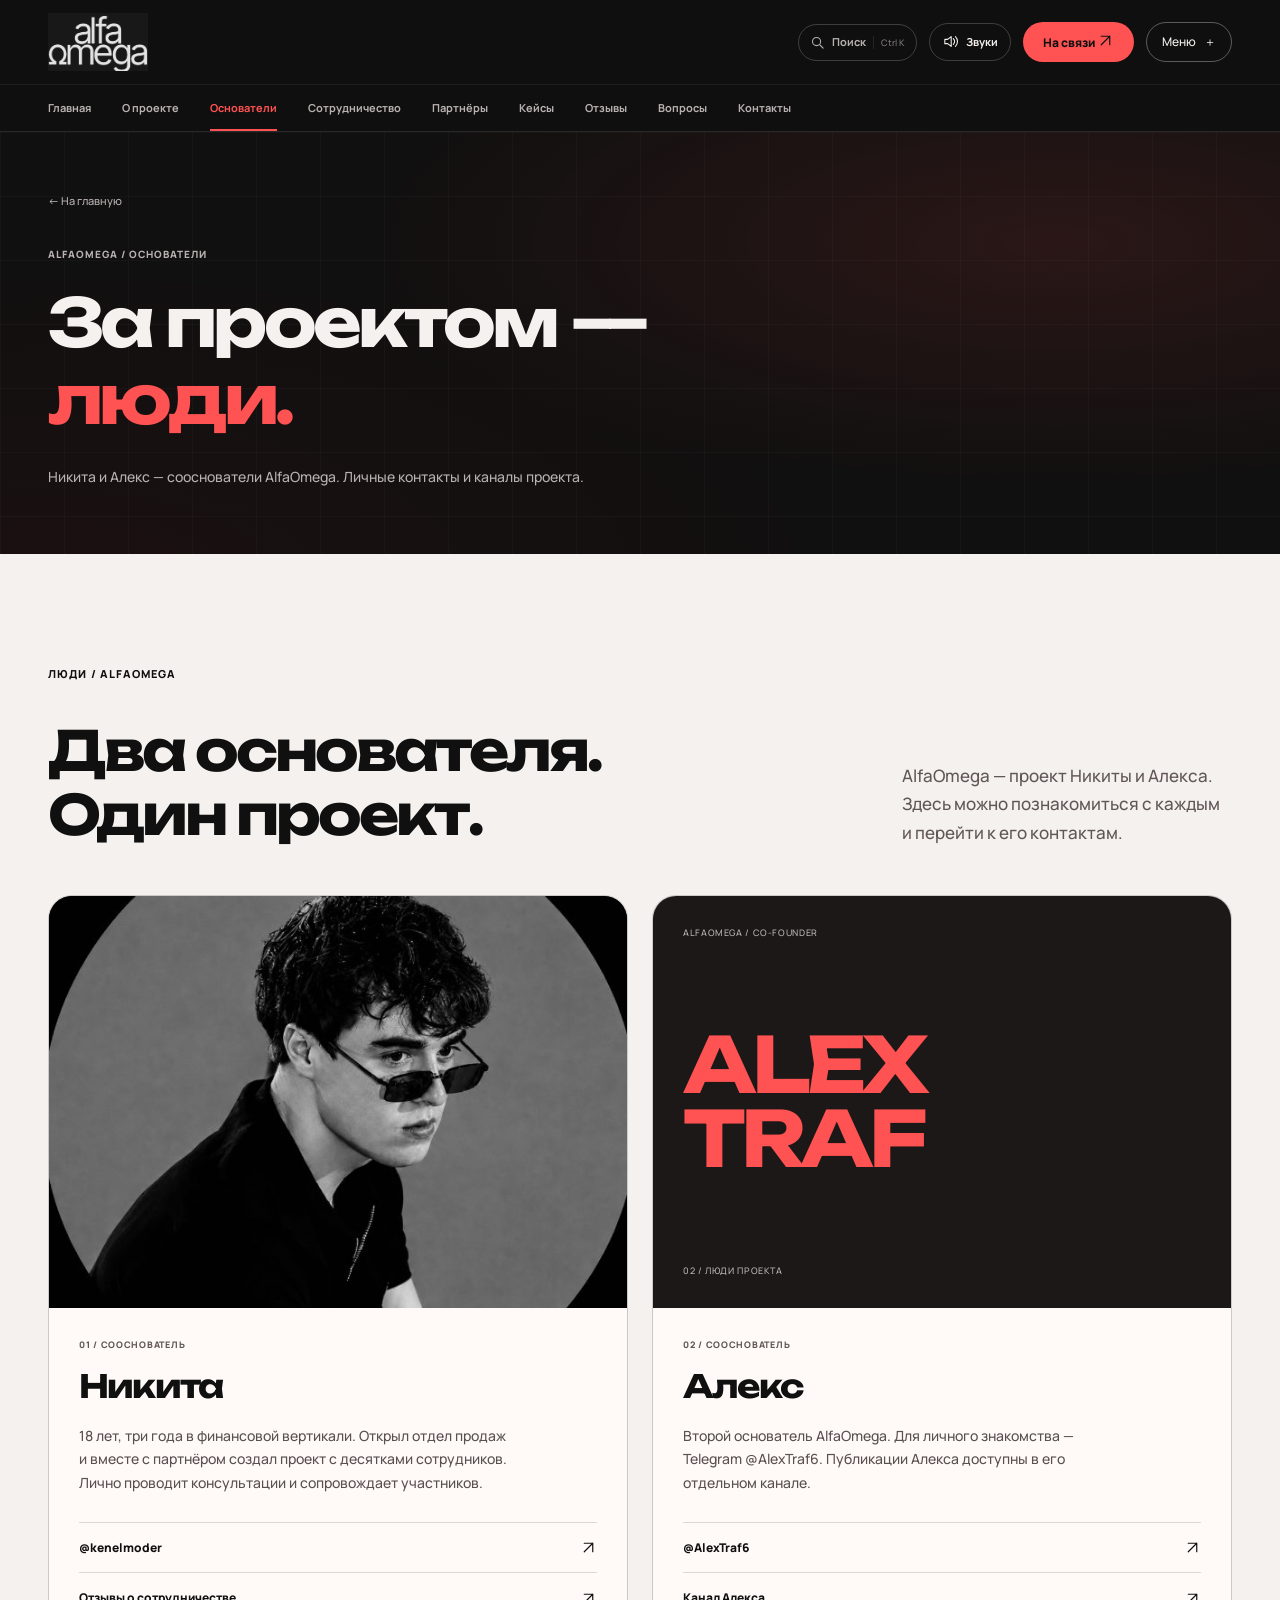
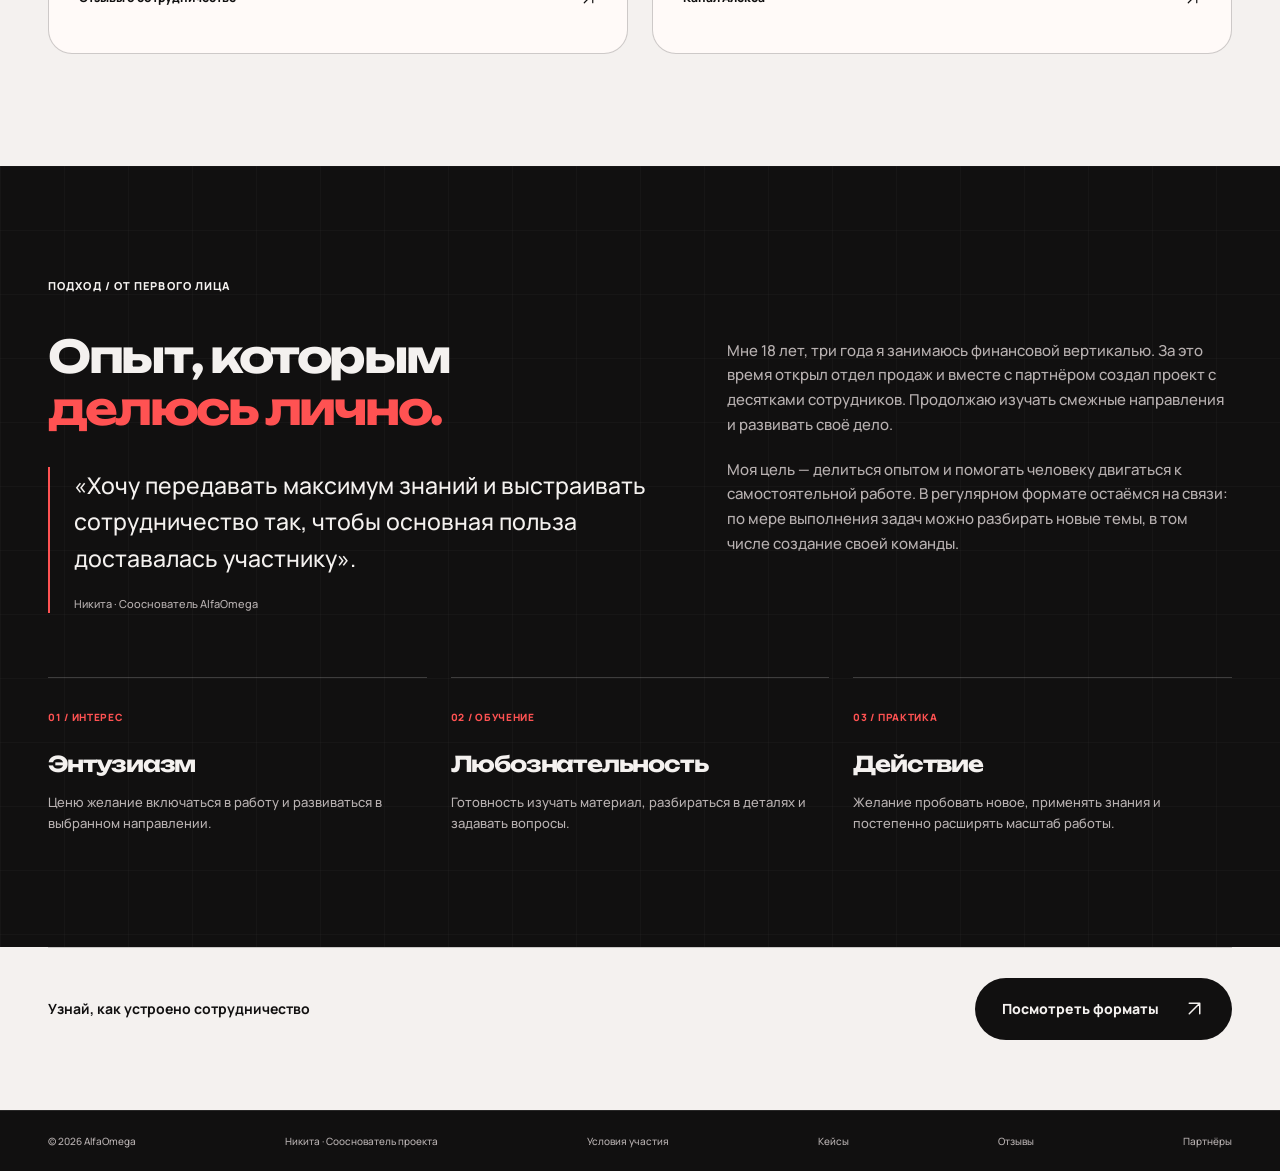
<file: founders.html>
<!doctype html>
<html lang="ru">
<head>
  <meta charset="utf-8">
  <meta name="viewport" content="width=device-width, initial-scale=1">
  <meta name="robots" content="index, follow, max-image-preview:large">
  <meta name="theme-color" content="#111010">
  <title>Основатели AlfaOmega — Никита и Алекс</title>
  <meta name="description" content="Никита и Алекс — сооснователи AlfaOmega. Контакты @kenelmoder и @AlexTraf6, отзывы и канал Алекса.">
  <link rel="canonical" href="https://alfaomega-nikita.sandyplume1025.chatgpt.site/founders.html">
  <link rel="icon" href="assets/alfaomega-logo.jpeg" type="image/jpeg">
  <link rel="preload" href="assets/manrope-variable.ttf" as="font" type="font/ttf" crossorigin>
  <link rel="stylesheet" href="styles.css?v=20">
  <script src="site.js?v=20" defer></script>
  <script src="sounds.js?v=20" defer></script>
  <script src="experience.js?v=20" defer></script>
  <script src="sculpture.js?v=20" defer></script>
  <meta property="og:type" content="website">
  <meta property="og:locale" content="ru_RU">
  <meta property="og:title" content="Основатели AlfaOmega — Никита и Алекс">
  <meta property="og:description" content="Никита и Алекс — сооснователи AlfaOmega. Контакты @kenelmoder и @AlexTraf6, отзывы и канал Алекса.">
  <meta property="og:url" content="https://alfaomega-nikita.sandyplume1025.chatgpt.site/founders.html">
  <meta property="og:image" content="https://alfaomega-nikita.sandyplume1025.chatgpt.site/assets/nikita.jpeg">
  <meta property="og:image:alt" content="Никита, создатель AlfaOmega">
  <meta name="twitter:card" content="summary">
  <script type="application/ld+json">
{
  "@context": "https://schema.org",
  "@graph": [
    {
      "@type": "WebSite",
      "@id": "https://alfaomega-nikita.sandyplume1025.chatgpt.site/#website",
      "url": "https://alfaomega-nikita.sandyplume1025.chatgpt.site/",
      "name": "AlfaOmega",
      "alternateName": [
        "Альфа Омега",
        "АльфаОмега"
      ],
      "inLanguage": "ru-RU",
      "publisher": {
        "@id": "https://alfaomega-nikita.sandyplume1025.chatgpt.site/#project"
      }
    },
    {
      "@type": "Organization",
      "@id": "https://alfaomega-nikita.sandyplume1025.chatgpt.site/#project",
      "name": "AlfaOmega",
      "alternateName": [
        "Альфа Омега",
        "АльфаОмега"
      ],
      "url": "https://alfaomega-nikita.sandyplume1025.chatgpt.site/",
      "description": "Проект в финансовой вертикали. Сотрудничество по партнёрским программам.",
      "logo": "https://alfaomega-nikita.sandyplume1025.chatgpt.site/assets/alfaomega-logo.jpeg",
      "founder": [
        {
          "@id": "https://alfaomega-nikita.sandyplume1025.chatgpt.site/#nikita"
        },
        {
          "@id": "https://alfaomega-nikita.sandyplume1025.chatgpt.site/#alex"
        }
      ]
    },
    {
      "@type": "Person",
      "@id": "https://alfaomega-nikita.sandyplume1025.chatgpt.site/#nikita",
      "name": "Никита",
      "jobTitle": "Сооснователь AlfaOmega",
      "url": "https://alfaomega-nikita.sandyplume1025.chatgpt.site/",
      "image": "https://alfaomega-nikita.sandyplume1025.chatgpt.site/assets/nikita.jpeg",
      "sameAs": [
        "https://t.me/kenelmoder"
      ],
      "affiliation": {
        "@id": "https://alfaomega-nikita.sandyplume1025.chatgpt.site/#project"
      }
    },
    {
      "@type": "Person",
      "@id": "https://alfaomega-nikita.sandyplume1025.chatgpt.site/#alex",
      "name": "Алекс",
      "jobTitle": "Сооснователь AlfaOmega",
      "url": "https://alfaomega-nikita.sandyplume1025.chatgpt.site/founders.html",
      "sameAs": [
        "https://t.me/AlexTraf6",
        "https://t.me/+PCmVGvibhLFiMDhi"
      ],
      "affiliation": {
        "@id": "https://alfaomega-nikita.sandyplume1025.chatgpt.site/#project"
      }
    },
    {
      "@type": "WebPage",
      "@id": "https://alfaomega-nikita.sandyplume1025.chatgpt.site/founders.html#webpage",
      "url": "https://alfaomega-nikita.sandyplume1025.chatgpt.site/founders.html",
      "name": "Основатели AlfaOmega — Никита и Алекс",
      "description": "Сооснователи проекта AlfaOmega: Никита и Алекс.",
      "inLanguage": "ru-RU",
      "isPartOf": {
        "@id": "https://alfaomega-nikita.sandyplume1025.chatgpt.site/#website"
      },
      "about": [
        {
          "@id": "https://alfaomega-nikita.sandyplume1025.chatgpt.site/#nikita"
        },
        {
          "@id": "https://alfaomega-nikita.sandyplume1025.chatgpt.site/#alex"
        }
      ]
    }
  ]
}
</script>
  <script src="motion.js?v=20" defer></script>
</head>
<body class="inner-page"><div class="transition-screen" aria-hidden="true"></div><div class="reading-progress" aria-hidden="true"></div><a class="skip-link" href="#main">Перейти к содержимому</a>
<div class="header-shell" id="top"><header class="header wrap">
<a class="wordmark" href="index.html" aria-label="AlfaOmega — на главную"><span class="logo-crop"><img src="assets/alfaomega-logo.jpeg" width="1206" height="1124" alt="AlfaOmega"></span></a>
<nav class="desktop-nav" aria-label="Основная навигация"><a href="index.html">Главная</a><a href="about.html">О проекте</a><a href="founders.html" aria-current="page">Основатели</a><a href="cooperation.html">Сотрудничество</a><a href="partners.html">Партнёры</a><a href="cases.html">Кейсы</a><a href="reviews.html">Отзывы</a><a href="faq.html">Вопросы</a><a href="contact.html">Контакты</a></nav>
<div class="header-actions"><button type="button" class="quick-search-toggle" aria-label="Поиск по сайту" aria-haspopup="dialog" aria-controls="quick-navigation" hidden><svg viewBox="0 0 24 24" fill="none" aria-hidden="true"><circle cx="10.5" cy="10.5" r="6.5"/><path d="m16 16 5 5"/></svg><span>Поиск</span><kbd>⌘ K</kbd></button><button class="sfx-toggle" type="button" aria-pressed="true" aria-label="Выключить звуковые эффекты" title="Звуки интерфейса" hidden><svg viewBox="0 0 24 24" fill="none" aria-hidden="true"><path d="M4 9v6h4l5 4V5L8 9H4Z"/><path class="sfx-waves" d="M16 8a6 6 0 0 1 0 8M19 5a10 10 0 0 1 0 14"/><path class="sfx-muted" d="m16 9 6 6m-6 0 6-6"/></svg><span>Звуки</span></button><a class="header-telegram" href="https://t.me/kenelmoder" target="_blank" rel="noopener noreferrer">На связи <svg class="icon-arrow" viewBox="0 0 24 24" fill="none" aria-hidden="true"><path d="M6 18 18 6M6 6h12v12"/></svg></a><button class="menu-toggle" type="button" aria-expanded="false" aria-controls="mobile-navigation">Меню <span aria-hidden="true">＋</span></button></div></header><nav class="section-tabs" aria-label="Разделы сайта"><div class="wrap section-tabs-track"><a href="index.html">Главная</a><a href="about.html">О проекте</a><a href="founders.html" aria-current="page">Основатели</a><a href="cooperation.html">Сотрудничество</a><a href="partners.html">Партнёры</a><a href="cases.html">Кейсы</a><a href="reviews.html">Отзывы</a><a href="faq.html">Вопросы</a><a href="contact.html">Контакты</a></div></nav>
<nav class="mobile-nav" id="mobile-navigation" aria-label="Навигация для телефона" hidden><div class="wrap"><a href="index.html">Главная<span aria-hidden="true">01</span></a><a href="about.html">О проекте<span aria-hidden="true">02</span></a><a href="founders.html" aria-current="page">Основатели<span aria-hidden="true">03</span></a><a href="cooperation.html">Сотрудничество<span aria-hidden="true">04</span></a><a href="partners.html">Партнёры<span aria-hidden="true">05</span></a><a href="cases.html">Кейсы<span aria-hidden="true">06</span></a><a href="reviews.html">Отзывы<span aria-hidden="true">07</span></a><a href="faq.html">Вопросы<span aria-hidden="true">08</span></a><a href="contact.html">Контакты<span aria-hidden="true">09</span></a></div></nav></div>
<main id="main"><section class="page-hero dark-grid"><div class="wrap"><div class="page-hero-copy"><a class="breadcrumb" href="index.html">← На главную</a><p class="section-label">ALFAOMEGA / ОСНОВАТЕЛИ</p><h1>За проектом —<br><span class="lime-text">люди.</span></h1><p class="page-hero-description">Никита и Алекс — сооснователи AlfaOmega. Личные контакты и каналы проекта.</p></div></div></section><section class="founders section light" id="founders" aria-labelledby="founders-title"><div class="wrap"><p class="section-label">ЛЮДИ / ALFAOMEGA</p><div class="section-heading"><h2 id="founders-title">Два основателя.<br>Один проект.</h2><p>AlfaOmega — проект Никиты и Алекса. Здесь можно познакомиться с каждым и перейти к его контактам.</p></div><div class="founder-grid"><article class="founder-card reveal"><div class="founder-visual"><img src="assets/nikita.jpeg" width="640" height="640" alt="Никита, сооснователь AlfaOmega" loading="lazy"></div><div class="founder-body"><span class="founder-number">01 / СООСНОВАТЕЛЬ</span><h3>Никита</h3><p>18 лет, три года в финансовой вертикали. Открыл отдел продаж и вместе с партнёром создал проект с десятками сотрудников. Лично проводит консультации и сопровождает участников.</p><div class="founder-links"><a href="https://t.me/kenelmoder" target="_blank" rel="noopener noreferrer">@kenelmoder <svg class="icon-arrow" viewBox="0 0 24 24" fill="none" aria-hidden="true"><path d="M6 18 18 6M6 6h12v12"/></svg></a><a href="https://t.me/otzvkenel" target="_blank" rel="noopener noreferrer">Отзывы о сотрудничестве <svg class="icon-arrow" viewBox="0 0 24 24" fill="none" aria-hidden="true"><path d="M6 18 18 6M6 6h12v12"/></svg></a></div></div></article><article class="founder-card founder-alex reveal"><div class="founder-wordmark" aria-hidden="true"><span>ALFAOMEGA / CO-FOUNDER</span><strong>ALEX<br>TRAF</strong><small>02 / ЛЮДИ ПРОЕКТА</small></div><div class="founder-body"><span class="founder-number">02 / СООСНОВАТЕЛЬ</span><h3>Алекс</h3><p>Второй основатель AlfaOmega. Для личного знакомства — Telegram @AlexTraf6. Публикации Алекса доступны в его отдельном канале.</p><div class="founder-links"><a href="https://t.me/AlexTraf6" target="_blank" rel="noopener noreferrer">@AlexTraf6 <svg class="icon-arrow" viewBox="0 0 24 24" fill="none" aria-hidden="true"><path d="M6 18 18 6M6 6h12v12"/></svg></a><a href="https://t.me/+PCmVGvibhLFiMDhi" target="_blank" rel="noopener noreferrer">Канал Алекса <svg class="icon-arrow" viewBox="0 0 24 24" fill="none" aria-hidden="true"><path d="M6 18 18 6M6 6h12v12"/></svg></a></div></div></article></div></div></section><section class="approach section dark-grid" id="approach" aria-labelledby="approach-title"><div class="wrap">
<p class="section-label">ПОДХОД / ОТ ПЕРВОГО ЛИЦА</p><div class="approach-layout"><div><h2 id="approach-title">Опыт, которым<br><span class="lime-text">делюсь лично.</span></h2><blockquote><p>«Хочу передавать максимум знаний и выстраивать сотрудничество так, чтобы основная польза доставалась участнику».</p><cite>Никита · Сооснователь AlfaOmega</cite></blockquote></div><div class="approach-copy"><p>Мне 18 лет, три года я занимаюсь финансовой вертикалью. За это время открыл отдел продаж и вместе с партнёром создал проект с десятками сотрудников. Продолжаю изучать смежные направления и развивать своё дело.</p><p>Моя цель — делиться опытом и помогать человеку двигаться к самостоятельной работе. В регулярном формате остаёмся на связи: по мере выполнения задач можно разбирать новые темы, в том числе создание своей команды.</p></div></div>
<div class="values-grid"><article class="reveal"><span>01 / ИНТЕРЕС</span><h3>Энтузиазм</h3><p>Ценю желание включаться в работу и развиваться в выбранном направлении.</p></article><article class="reveal"><span>02 / ОБУЧЕНИЕ</span><h3>Любознательность</h3><p>Готовность изучать материал, разбираться в деталях и задавать вопросы.</p></article><article class="reveal"><span>03 / ПРАКТИКА</span><h3>Действие</h3><p>Желание пробовать новое, применять знания и постепенно расширять масштаб работы.</p></article></div></div></section><div class="page-next light"><div class="wrap"><span>Узнай, как устроено сотрудничество</span><a class="button button-dark" href="cooperation.html">Посмотреть форматы <svg class="icon-arrow" viewBox="0 0 24 24" fill="none" aria-hidden="true"><path d="M6 18 18 6M6 6h12v12"/></svg></a></div></div></main><footer class="footer"><div class="wrap"><span>© 2026 AlfaOmega</span><span>Никита · Сооснователь проекта</span><a href="cooperation.html#conditions">Условия участия</a><a href="cases.html">Кейсы</a><a href="reviews.html">Отзывы</a><a href="partners.html">Партнёры</a></div></footer>
<aside class="mobile-dock" aria-label="Связаться с Никитой" hidden><a href="https://t.me/kenelmoder" target="_blank" rel="noopener noreferrer"><span>Обсудить сотрудничество<small>Бесплатно · Лично с Никитой</small></span><span aria-hidden="true"><svg class="icon-arrow" viewBox="0 0 24 24" fill="none" aria-hidden="true"><path d="M6 18 18 6M6 6h12v12"/></svg></span></a></aside>
<dialog id="format-once" class="format-dialog" aria-labelledby="once-title"><button type="button" class="dialog-close" data-close-dialog aria-label="Закрыть">×</button><p class="section-label">01 / РАЗОВЫЙ ФОРМАТ</p><h2 id="once-title">Одно действие.<br>Одна выплата.</h2><p>Вариант для тех, кто хочет участвовать один раз, без постоянной занятости.</p><dl><div><dt>Что сделать</dt><dd>Выполнить согласованное целевое действие по условиям выбранной партнёрской программы.</dd></div><div><dt>Когда выплата</dt><dd>Сразу после выполнения согласованного действия. Само действие, условия и сумму объясню на звонке.</dd></div><div><dt>Ориентир первой недели</dt><dd>15–20 тысяч рублей со слов Никиты. Сумма и срок не гарантированы: зависят от программы и выполнения её условий. Конкретные условия обсуждаем до старта.</dd></div><div><dt>С чего начать</dt><dd>Написать мне в Telegram и договориться о бесплатной консультации.</dd></div></dl><a class="button button-dark" href="https://t.me/kenelmoder" target="_blank" rel="noopener noreferrer">Обсудить с Никитой <span aria-hidden="true"><svg class="icon-arrow" viewBox="0 0 24 24" fill="none" aria-hidden="true"><path d="M6 18 18 6M6 6h12v12"/></svg></span></a></dialog>
<dialog id="format-regular" class="format-dialog" aria-labelledby="regular-title"><button type="button" class="dialog-close" data-close-dialog aria-label="Закрыть">×</button><p class="section-label">02 / РЕГУЛЯРНЫЙ ФОРМАТ</p><h2 id="regular-title">Участие.<br>Сопровождение.<br>Рост.</h2><p>Ежедневное сотрудничество по партнёрским программам с личным сопровождением.</p><dl><div><dt>Занятость</dt><dd>2–3 часа в день, вечером. Часы в пределах вечера выбираешь сам.</dd></div><div><dt>Развитие и доход</dt><dd>Возможен карьерный рост. Ориентир — от 100 000 ₽, перспектива роста — 300 000 ₽ и выше. Суммы не гарантированы: период расчёта, задачи и выплаты обсуждаем до начала участия.</dd></div><div><dt>Первый этап</dt><dd>Материалы и постепенное включение в практику. Ориентир первых выплат — около двух недель, без гарантии срока. Условия и сумму обсуждаем до начала работы.</dd></div><div><dt>Сопровождение</dt><dd>В регулярном формате остаёмся на связи. По мере выполнения задач можно разбирать новые темы, включая создание и управление командой.</dd></div><div><dt>Оформление</dt><dd>Работа на себя, в том числе в статусе самозанятого. Индивидуальные условия разбираем на консультации.</dd></div></dl><a class="button button-dark" href="https://t.me/kenelmoder" target="_blank" rel="noopener noreferrer">Обсудить с Никитой <span aria-hidden="true"><svg class="icon-arrow" viewBox="0 0 24 24" fill="none" aria-hidden="true"><path d="M6 18 18 6M6 6h12v12"/></svg></span></a></dialog>

<dialog class="quick-navigation" id="quick-navigation" aria-labelledby="quick-title"><div class="quick-topline"><h2 id="quick-title">Что ищешь?</h2><button type="button" class="quick-close" data-close-dialog aria-label="Закрыть поиск"><svg viewBox="0 0 24 24" fill="none" aria-hidden="true"><path d="m6 6 12 12M6 18 18 6"/></svg></button></div><label class="quick-query"><svg viewBox="0 0 24 24" fill="none" aria-hidden="true"><circle cx="10.5" cy="10.5" r="6.5"/><path d="m16 16 5 5"/></svg><span class="sr-only">Поиск по разделам и вопросам</span><input type="search" id="quick-query" placeholder="Например: график, опыт, Алекс…" autocomplete="off" aria-controls="quick-results"></label><p class="quick-count" aria-live="polite"></p><div class="quick-results" id="quick-results"><a class="quick-entry" href="cooperation.html#format-picker" data-find="Подобрать формат сотрудничества три вопроса разовое регулярное занятость"><span><strong>Подобрать формат</strong><small>Три вопроса перед консультацией</small></span><span class="quick-type">Инструмент</span></a><a class="quick-entry" href="index.html" data-find="Главная Знакомство с AlfaOmega"><span><strong>Главная</strong><small>Знакомство с AlfaOmega</small></span><span class="quick-type">Раздел</span></a><a class="quick-entry" href="about.html" data-find="О проекте Подход и команда"><span><strong>О проекте</strong><small>Подход и команда</small></span><span class="quick-type">Раздел</span></a><a class="quick-entry" href="founders.html" data-find="Основатели Никита и Алекс, личные контакты"><span><strong>Основатели</strong><small>Никита и Алекс, личные контакты</small></span><span class="quick-type">Раздел</span></a><a class="quick-entry" href="cooperation.html" data-find="Сотрудничество Разовый и регулярный форматы, условия"><span><strong>Сотрудничество</strong><small>Разовый и регулярный форматы, условия</small></span><span class="quick-type">Раздел</span></a><a class="quick-entry" href="partners.html" data-find="Партнёры Компании в партнёрских программах"><span><strong>Партнёры</strong><small>Компании в партнёрских программах</small></span><span class="quick-type">Раздел</span></a><a class="quick-entry" href="cases.html#dima-results" data-find="Результаты Димы скриншоты первый 1 месяц третий четвертый 3 4 месяц 207 900 727 650 баланс HOLD статистика"><span><strong>Результаты Димы: скриншоты</strong><small>Первый и 3–4-й месяц участия</small></span><span class="quick-type">Кейс</span></a><a class="quick-entry" href="cases.html" data-find="Кейс Димы Наставничество и самостоятельная команда"><span><strong>Кейс Димы</strong><small>Наставничество и самостоятельная команда</small></span><span class="quick-type">Раздел</span></a><a class="quick-entry" href="reviews.html#dima-review" data-find="Отзыв Димы diman_zaytsev4 личный опыт обучение наставничество скриншот контакт Telegram"><span><strong>Отзыв Димы</strong><small>Личный опыт и контакт @diman_zaytsev4</small></span><span class="quick-type">Отзыв</span></a><a class="quick-entry" href="reviews.html" data-find="Отзывы Канал с отзывами участников"><span><strong>Отзывы</strong><small>Канал с отзывами участников</small></span><span class="quick-type">Раздел</span></a><a class="quick-entry" href="faq.html" data-find="Вопросы Опыт, телефон, занятость, выплаты"><span><strong>Вопросы</strong><small>Опыт, телефон, занятость, выплаты</small></span><span class="quick-type">Раздел</span></a><a class="quick-entry" href="contact.html" data-find="Контакты Бесплатная консультация с Никитой"><span><strong>Контакты</strong><small>Бесплатная консультация с Никитой</small></span><span class="quick-type">Раздел</span></a><a class="quick-entry" href="faq.html#faq-question-1" data-find="Что такое AlfaOmega? AlfaOmega — проект Никиты и Алекса в финансовой вертикали. Мы привлекаем людей на партнёрские предложения и индивидуально подбираем формат сотрудничества. У Никиты три года опыта в этом направлении; в проекте — десятки сотрудников и собственный отдел продаж."><span><strong>Что такое AlfaOmega?</strong><small>Ответ в разделе «Вопросы»</small></span><span class="quick-type">Вопрос</span></a><a class="quick-entry" href="faq.html#faq-question-2" data-find="Кого вы приглашаете? Ребят от 17 до 28 лет из России, заинтересованных в сотрудничестве по партнёрским программам. Конкретный вариант подбираем на консультации."><span><strong>Кого вы приглашаете?</strong><small>Ответ в разделе «Вопросы»</small></span><span class="quick-type">Вопрос</span></a><a class="quick-entry" href="faq.html#faq-question-3" data-find="Нужен ли опыт? Нет, предыдущий опыт не обязателен. На первом звонке познакомимся, обсудим твои возможности и варианты, с которых можно начать."><span><strong>Нужен ли опыт?</strong><small>Ответ в разделе «Вопросы»</small></span><span class="quick-type">Вопрос</span></a><a class="quick-entry" href="faq.html#faq-question-4" data-find="Что нужно для старта? Из техники достаточно телефона, компьютер не обязателен. Остальные условия зависят от выбранной партнёрской программы — расскажу о них до начала сотрудничества."><span><strong>Что нужно для старта?</strong><small>Ответ в разделе «Вопросы»</small></span><span class="quick-type">Вопрос</span></a><a class="quick-entry" href="faq.html#faq-question-5" data-find="Можно участвовать только один раз? Да, есть разовый формат. Ты выполняешь одно согласованное целевое действие и получаешь выплату сразу после его выполнения. Само действие, условия и размер вознаграждения объясню на звонке."><span><strong>Можно участвовать только один раз?</strong><small>Ответ в разделе «Вопросы»</small></span><span class="quick-type">Вопрос</span></a><a class="quick-entry" href="faq.html#faq-question-6" data-find="Как устроен вечерний график? Для регулярного формата нужно выделять 2–3 часа в день, в вечернее время. Конкретные часы в пределах вечера выбираешь самостоятельно."><span><strong>Как устроен вечерний график?</strong><small>Ответ в разделе «Вопросы»</small></span><span class="quick-type">Вопрос</span></a><a class="quick-entry" href="faq.html#faq-question-7" data-find="Консультация платная? Нет, консультация бесплатная. Её провожу лично я: выслушаю тебя, узнаю получше и предложу подходящие варианты сотрудничества."><span><strong>Консультация платная?</strong><small>Ответ в разделе «Вопросы»</small></span><span class="quick-type">Вопрос</span></a><a class="quick-entry" href="faq.html#faq-question-8" data-find="Кто будет меня сопровождать? Я, Никита, лично сопровождаю участников после выбора формата. При регулярном сотрудничестве остаёмся на связи: по мере выполнения задач можно разбирать дополнительные темы, включая создание команды и управление её работой. В AlfaOmega также есть менеджеры и собственный отдел продаж."><span><strong>Кто будет меня сопровождать?</strong><small>Ответ в разделе «Вопросы»</small></span><span class="quick-type">Вопрос</span></a><a class="quick-entry" href="faq.html#faq-question-9" data-find="Как оформляется сотрудничество? Участники работают на себя по партнёрским программам, в том числе в статусе самозанятых. Индивидуальный формат и условия обсуждаем до начала работы."><span><strong>Как оформляется сотрудничество?</strong><small>Ответ в разделе «Вопросы»</small></span><span class="quick-type">Вопрос</span></a><a class="quick-entry" href="faq.html#faq-question-10" data-find="Какой доход возможен и есть ли рост? В регулярном формате есть возможность карьерного роста. Проект обозначает ориентир от 100 000 ₽ и перспективу роста до 300 000 ₽ и выше. Суммы не гарантированы: период, условия выплат и возможность достижения обсуждаем на консультации. Результат зависит от программы и выполненных задач."><span><strong>Какой доход возможен и есть ли рост?</strong><small>Ответ в разделе «Вопросы»</small></span><span class="quick-type">Вопрос</span></a><a class="quick-entry" href="faq.html#faq-question-11" data-find="Когда можно получить первые выплаты? В разовом формате Никита обозначает ориентир 15–20 тысяч рублей за первую неделю. В регулярном формате сначала изучают материалы и подключаются к работе; ориентир первых выплат — примерно две недели. Эти суммы и сроки не гарантированы: результат зависит от выбранной программы и выполнения её условий. Конкретное действие, размер вознаграждения и порядок выплат обсуждаем до начала участия."><span><strong>Когда можно получить первые выплаты?</strong><small>Ответ в разделе «Вопросы»</small></span><span class="quick-type">Вопрос</span></a><a class="quick-entry" href="faq.html#faq-question-12" data-find="Можно вырасти до своей команды? В регулярном формате можно развивать навыки и обсуждать с Никитой создание своей команды: как распределять задачи, управлять работой и выстраивать доход от результатов команды. Дополнительные темы разбираем по мере выполнения целевых действий. Темп и условия развития индивидуальны."><span><strong>Можно вырасти до своей команды?</strong><small>Ответ в разделе «Вопросы»</small></span><span class="quick-type">Вопрос</span></a><a class="quick-entry" href="faq.html#faq-question-13" data-find="Какие качества вы цените? Энтузиазм, желание учиться и разбираться в деталях, готовность пробовать новое и применять знания. Опыт для старта не обязателен; подходящий формат определяем на личной консультации."><span><strong>Какие качества вы цените?</strong><small>Ответ в разделе «Вопросы»</small></span><span class="quick-type">Вопрос</span></a><a class="quick-entry" href="cooperation.html#first-weeks" data-find="Первые недели 15 20 тысяч первая неделя первые выплаты обучение материал практика"><span><strong>Первые недели</strong><small>Подробнее о сотрудничестве и подходе</small></span><span class="quick-type">Раздел</span></a><a class="quick-entry" href="cooperation.html#growth" data-find="Путь к своей команде карьера управление распределение задачи масштаб рост"><span><strong>Путь к своей команде</strong><small>Подробнее о сотрудничестве и подходе</small></span><span class="quick-type">Раздел</span></a><a class="quick-entry" href="about.html#approach" data-find="Подход Никиты 18 лет знания энтузиазм любознательность ценности"><span><strong>Подход Никиты</strong><small>Подробнее о сотрудничестве и подходе</small></span><span class="quick-type">Раздел</span></a></div><div class="quick-empty" hidden><h3>Попробуй другое слово</h3><p>Или напиши Никите — обсудим твой вопрос лично.</p><a href="https://t.me/kenelmoder" target="_blank" rel="noopener noreferrer">Задать вопрос в Telegram</a></div><div class="quick-hint"><span>↑ ↓ выбрать · Enter открыть</span><span>Esc закрыть</span></div></dialog>
</body></html>
</file>
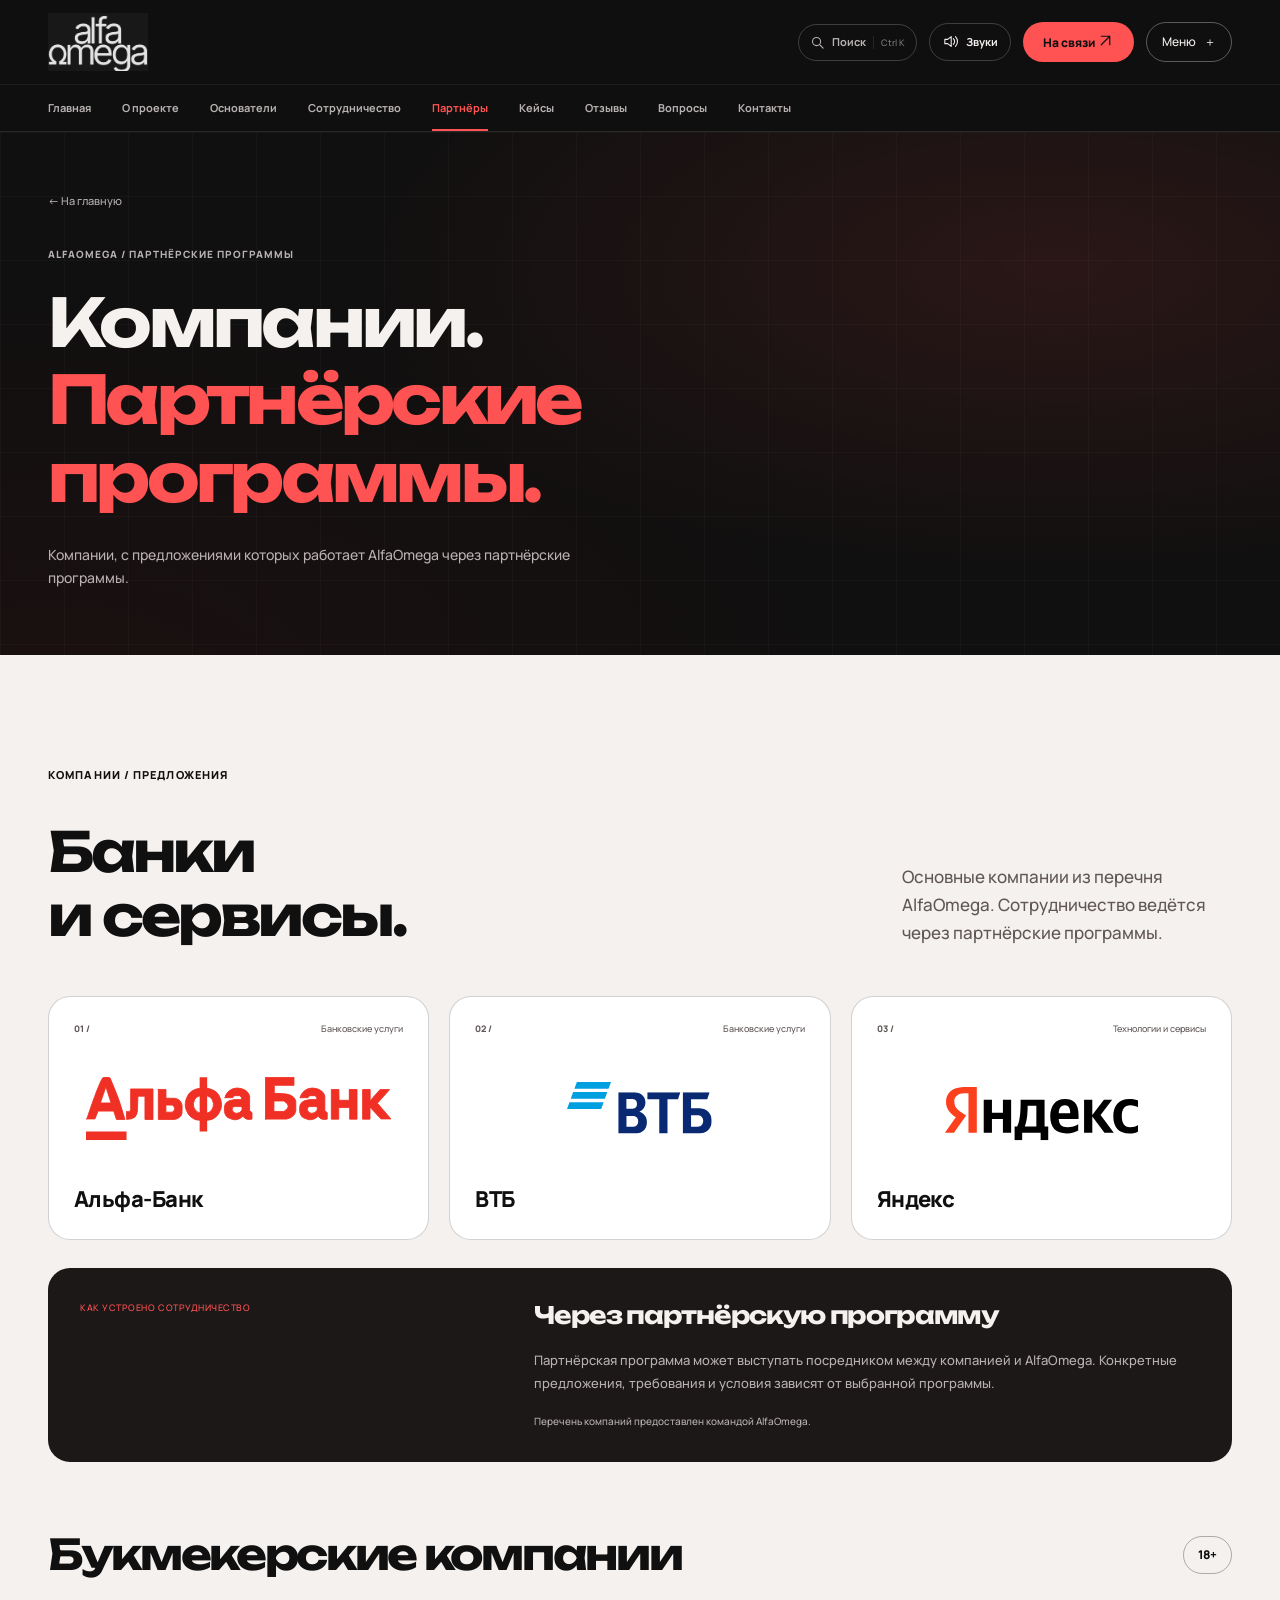
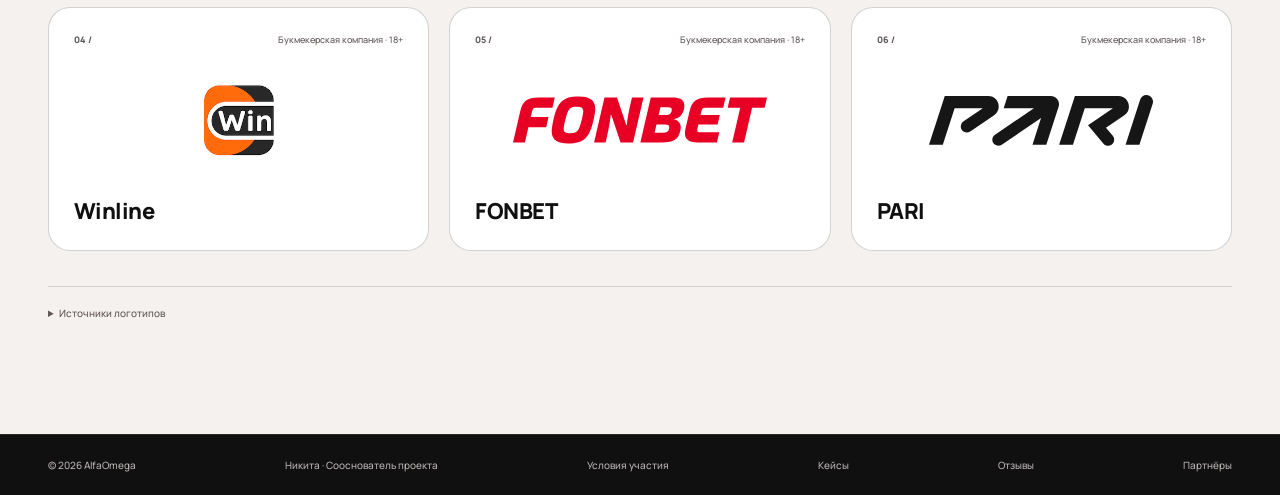
<file: partners.html>
<!doctype html>
<html lang="ru">
<head>
  <meta charset="utf-8">
  <meta name="viewport" content="width=device-width, initial-scale=1">
  <meta name="robots" content="index, follow, max-image-preview:large">
  <meta name="theme-color" content="#111010">
  <title>Компании в партнёрских программах — AlfaOmega</title>
  <meta name="description" content="Компании, представленные в партнёрских программах AlfaOmega: Альфа-Банк, ВТБ, Яндекс. Информационный перечень и формат сотрудничества.">
  <link rel="canonical" href="https://alfaomega-nikita.sandyplume1025.chatgpt.site/partners.html">
  <link rel="icon" href="assets/alfaomega-logo.jpeg" type="image/jpeg">
  <link rel="preload" href="assets/manrope-variable.ttf" as="font" type="font/ttf" crossorigin>
  <link rel="stylesheet" href="styles.css?v=20">
  <script src="site.js?v=20" defer></script>
  <script src="sounds.js?v=20" defer></script>
  <script src="experience.js?v=20" defer></script>
  <script src="sculpture.js?v=20" defer></script>
  <meta property="og:type" content="website">
  <meta property="og:locale" content="ru_RU">
  <meta property="og:title" content="Компании и партнёрские программы — AlfaOmega">
  <meta property="og:description" content="Компании, представленные в партнёрских программах AlfaOmega: Альфа-Банк, ВТБ, Яндекс. Информационный перечень и формат сотрудничества.">
  <meta property="og:url" content="https://alfaomega-nikita.sandyplume1025.chatgpt.site/partners.html">
  <meta property="og:image" content="https://alfaomega-nikita.sandyplume1025.chatgpt.site/assets/nikita.jpeg">
  <meta property="og:image:alt" content="Никита, создатель AlfaOmega">
  <meta name="twitter:card" content="summary">
  <script type="application/ld+json">
{
  "@context": "https://schema.org",
  "@graph": [
    {
      "@type": "WebSite",
      "@id": "https://alfaomega-nikita.sandyplume1025.chatgpt.site/#website",
      "url": "https://alfaomega-nikita.sandyplume1025.chatgpt.site/",
      "name": "AlfaOmega",
      "alternateName": [
        "Альфа Омега",
        "АльфаОмега"
      ],
      "inLanguage": "ru-RU",
      "publisher": {
        "@id": "https://alfaomega-nikita.sandyplume1025.chatgpt.site/#project"
      }
    },
    {
      "@type": "Organization",
      "@id": "https://alfaomega-nikita.sandyplume1025.chatgpt.site/#project",
      "name": "AlfaOmega",
      "alternateName": [
        "Альфа Омега",
        "АльфаОмега"
      ],
      "url": "https://alfaomega-nikita.sandyplume1025.chatgpt.site/",
      "description": "Проект в финансовой вертикали. Сотрудничество по партнёрским программам.",
      "logo": "https://alfaomega-nikita.sandyplume1025.chatgpt.site/assets/alfaomega-logo.jpeg",
      "founder": [
        {
          "@id": "https://alfaomega-nikita.sandyplume1025.chatgpt.site/#nikita"
        },
        {
          "@id": "https://alfaomega-nikita.sandyplume1025.chatgpt.site/#alex"
        }
      ]
    },
    {
      "@type": "Person",
      "@id": "https://alfaomega-nikita.sandyplume1025.chatgpt.site/#nikita",
      "name": "Никита",
      "jobTitle": "Сооснователь AlfaOmega",
      "url": "https://alfaomega-nikita.sandyplume1025.chatgpt.site/",
      "image": "https://alfaomega-nikita.sandyplume1025.chatgpt.site/assets/nikita.jpeg",
      "sameAs": [
        "https://t.me/kenelmoder"
      ],
      "affiliation": {
        "@id": "https://alfaomega-nikita.sandyplume1025.chatgpt.site/#project"
      }
    },
    {
      "@type": "Person",
      "@id": "https://alfaomega-nikita.sandyplume1025.chatgpt.site/#alex",
      "name": "Алекс",
      "jobTitle": "Сооснователь AlfaOmega",
      "url": "https://alfaomega-nikita.sandyplume1025.chatgpt.site/founders.html",
      "sameAs": [
        "https://t.me/AlexTraf6",
        "https://t.me/+PCmVGvibhLFiMDhi"
      ],
      "affiliation": {
        "@id": "https://alfaomega-nikita.sandyplume1025.chatgpt.site/#project"
      }
    },
    {
      "@type": "WebPage",
      "@id": "https://alfaomega-nikita.sandyplume1025.chatgpt.site/partners.html#webpage",
      "url": "https://alfaomega-nikita.sandyplume1025.chatgpt.site/partners.html",
      "name": "Компании в партнёрских программах — AlfaOmega",
      "description": "Компании, представленные в партнёрских программах AlfaOmega: Альфа-Банк, ВТБ, Яндекс. Информационный перечень и формат сотрудничества.",
      "inLanguage": "ru-RU",
      "isPartOf": {
        "@id": "https://alfaomega-nikita.sandyplume1025.chatgpt.site/#website"
      },
      "about": {
        "@id": "https://alfaomega-nikita.sandyplume1025.chatgpt.site/#project"
      }
    }
  ]
}
</script>
  <script src="motion.js?v=20" defer></script>
</head>
<body class="inner-page"><div class="transition-screen" aria-hidden="true"></div><div class="reading-progress" aria-hidden="true"></div><a class="skip-link" href="#main">Перейти к содержимому</a>
<div class="header-shell" id="top"><header class="header wrap">
<a class="wordmark" href="index.html" aria-label="AlfaOmega — на главную"><span class="logo-crop"><img src="assets/alfaomega-logo.jpeg" width="1206" height="1124" alt="AlfaOmega"></span></a>
<nav class="desktop-nav" aria-label="Основная навигация"><a href="index.html">Главная</a><a href="about.html">О проекте</a><a href="founders.html">Основатели</a><a href="cooperation.html">Сотрудничество</a><a href="partners.html" aria-current="page">Партнёры</a><a href="cases.html">Кейсы</a><a href="reviews.html">Отзывы</a><a href="faq.html">Вопросы</a><a href="contact.html">Контакты</a></nav>
<div class="header-actions"><button type="button" class="quick-search-toggle" aria-label="Поиск по сайту" aria-haspopup="dialog" aria-controls="quick-navigation" hidden><svg viewBox="0 0 24 24" fill="none" aria-hidden="true"><circle cx="10.5" cy="10.5" r="6.5"/><path d="m16 16 5 5"/></svg><span>Поиск</span><kbd>⌘ K</kbd></button><button class="sfx-toggle" type="button" aria-pressed="true" aria-label="Выключить звуковые эффекты" title="Звуки интерфейса" hidden><svg viewBox="0 0 24 24" fill="none" aria-hidden="true"><path d="M4 9v6h4l5 4V5L8 9H4Z"/><path class="sfx-waves" d="M16 8a6 6 0 0 1 0 8M19 5a10 10 0 0 1 0 14"/><path class="sfx-muted" d="m16 9 6 6m-6 0 6-6"/></svg><span>Звуки</span></button><a class="header-telegram" href="https://t.me/kenelmoder" target="_blank" rel="noopener noreferrer">На связи <svg class="icon-arrow" viewBox="0 0 24 24" fill="none" aria-hidden="true"><path d="M6 18 18 6M6 6h12v12"/></svg></a><button class="menu-toggle" type="button" aria-expanded="false" aria-controls="mobile-navigation">Меню <span aria-hidden="true">＋</span></button></div></header><nav class="section-tabs" aria-label="Разделы сайта"><div class="wrap section-tabs-track"><a href="index.html">Главная</a><a href="about.html">О проекте</a><a href="founders.html">Основатели</a><a href="cooperation.html">Сотрудничество</a><a href="partners.html" aria-current="page">Партнёры</a><a href="cases.html">Кейсы</a><a href="reviews.html">Отзывы</a><a href="faq.html">Вопросы</a><a href="contact.html">Контакты</a></div></nav>
<nav class="mobile-nav" id="mobile-navigation" aria-label="Навигация для телефона" hidden><div class="wrap"><a href="index.html">Главная<span aria-hidden="true">01</span></a><a href="about.html">О проекте<span aria-hidden="true">02</span></a><a href="founders.html">Основатели<span aria-hidden="true">03</span></a><a href="cooperation.html">Сотрудничество<span aria-hidden="true">04</span></a><a href="partners.html" aria-current="page">Партнёры<span aria-hidden="true">05</span></a><a href="cases.html">Кейсы<span aria-hidden="true">06</span></a><a href="reviews.html">Отзывы<span aria-hidden="true">07</span></a><a href="faq.html">Вопросы<span aria-hidden="true">08</span></a><a href="contact.html">Контакты<span aria-hidden="true">09</span></a></div></nav></div>
<main id="main"><section class="page-hero dark-grid"><div class="wrap"><div class="page-hero-copy"><a class="breadcrumb" href="index.html">← На главную</a><p class="section-label">ALFAOMEGA / ПАРТНЁРСКИЕ ПРОГРАММЫ</p><h1>Компании.<br><span class="lime-text">Партнёрские программы.</span></h1><p class="page-hero-description">Компании, с предложениями которых работает AlfaOmega через партнёрские программы.</p></div></div></section><section class="partners section light" id="partners" aria-labelledby="partners-title"><div class="wrap"><p class="section-label">КОМПАНИИ / ПРЕДЛОЖЕНИЯ</p><div class="section-heading"><h2 id="partners-title">Банки<br>и сервисы.</h2><p>Основные компании из перечня AlfaOmega. Сотрудничество ведётся через партнёрские программы.</p></div><div class="brands-grid"><article class="brand-card brand-alfa reveal"><div class="brand-card-top"><span>01 /</span><span>Банковские услуги</span></div><div class="brand-visual"><img src="assets/brands/alfa.svg" alt="Логотип Альфа-Банк" loading="lazy"></div><h3>Альфа-Банк</h3></article><article class="brand-card brand-vtb reveal"><div class="brand-card-top"><span>02 /</span><span>Банковские услуги</span></div><div class="brand-visual"><img src="assets/brands/vtb.svg" alt="Логотип ВТБ" loading="lazy"></div><h3>ВТБ</h3></article><article class="brand-card brand-yandex reveal"><div class="brand-card-top"><span>03 /</span><span>Технологии и сервисы</span></div><div class="brand-visual"><a href="https://ya.ru/" target="_blank" rel="noopener noreferrer" aria-label="Яндекс — официальный сайт"><img src="assets/brands/yandex.svg" alt="Логотип Яндекс" loading="lazy"></a></div><h3>Яндекс</h3></article></div><div class="program-note"><span class="program-note-index">КАК УСТРОЕНО СОТРУДНИЧЕСТВО</span><div><h3>Через партнёрскую программу</h3><p>Партнёрская программа может выступать посредником между компанией и AlfaOmega. Конкретные предложения, требования и условия зависят от выбранной программы.</p><p class="program-source">Перечень компаний предоставлен командой AlfaOmega.</p></div></div><div class="brands-secondary"><div class="brands-secondary-heading"><h2>Букмекерские компании</h2><span class="age-label">18+</span></div><div class="brands-grid"><article class="brand-card brand-winline reveal"><div class="brand-card-top"><span>04 /</span><span>Букмекерская компания · 18+</span></div><div class="brand-visual"><img src="assets/brands/winline.png" alt="Логотип Winline" loading="lazy"></div><h3>Winline</h3></article><article class="brand-card brand-fonbet reveal"><div class="brand-card-top"><span>05 /</span><span>Букмекерская компания · 18+</span></div><div class="brand-visual"><img src="assets/brands/fonbet.svg" alt="Логотип FONBET" loading="lazy"></div><h3>FONBET</h3></article><article class="brand-card brand-pari reveal"><div class="brand-card-top"><span>06 /</span><span>Букмекерская компания · 18+</span></div><div class="brand-visual"><img src="assets/brands/pari.svg" alt="Логотип PARI" loading="lazy"></div><h3>PARI</h3></article></div></div><details class="brand-credits"><summary>Источники логотипов</summary><p>Альфа-Банк: <a href="https://commons.wikimedia.org/wiki/File:Logo_alfa-bank.svg" target="_blank" rel="noopener noreferrer">MVTTXW$, Wikimedia Commons</a>, <a href="https://creativecommons.org/licenses/by-sa/4.0/" target="_blank" rel="noopener noreferrer">CC BY-SA 4.0</a>, без изменений. ВТБ: <a href="https://commons.wikimedia.org/wiki/File:VTB_Logo_2018.svg" target="_blank" rel="noopener noreferrer">Wikimedia Commons</a>. Логотипы Яндекса, Winline, FONBET и PARI получены из опубликованных материалов соответствующих компаний. Товарные знаки принадлежат их правообладателям.</p></details></div></section></main><footer class="footer"><div class="wrap"><span>© 2026 AlfaOmega</span><span>Никита · Сооснователь проекта</span><a href="cooperation.html#conditions">Условия участия</a><a href="cases.html">Кейсы</a><a href="reviews.html">Отзывы</a><a href="partners.html">Партнёры</a></div></footer>
<aside class="mobile-dock" aria-label="Связаться с Никитой" hidden><a href="https://t.me/kenelmoder" target="_blank" rel="noopener noreferrer"><span>Обсудить сотрудничество<small>Бесплатно · Лично с Никитой</small></span><span aria-hidden="true"><svg class="icon-arrow" viewBox="0 0 24 24" fill="none" aria-hidden="true"><path d="M6 18 18 6M6 6h12v12"/></svg></span></a></aside>
<dialog id="format-once" class="format-dialog" aria-labelledby="once-title"><button type="button" class="dialog-close" data-close-dialog aria-label="Закрыть">×</button><p class="section-label">01 / РАЗОВЫЙ ФОРМАТ</p><h2 id="once-title">Одно действие.<br>Одна выплата.</h2><p>Вариант для тех, кто хочет участвовать один раз, без постоянной занятости.</p><dl><div><dt>Что сделать</dt><dd>Выполнить согласованное целевое действие по условиям выбранной партнёрской программы.</dd></div><div><dt>Когда выплата</dt><dd>Сразу после выполнения согласованного действия. Само действие, условия и сумму объясню на звонке.</dd></div><div><dt>Ориентир первой недели</dt><dd>15–20 тысяч рублей со слов Никиты. Сумма и срок не гарантированы: зависят от программы и выполнения её условий. Конкретные условия обсуждаем до старта.</dd></div><div><dt>С чего начать</dt><dd>Написать мне в Telegram и договориться о бесплатной консультации.</dd></div></dl><a class="button button-dark" href="https://t.me/kenelmoder" target="_blank" rel="noopener noreferrer">Обсудить с Никитой <span aria-hidden="true"><svg class="icon-arrow" viewBox="0 0 24 24" fill="none" aria-hidden="true"><path d="M6 18 18 6M6 6h12v12"/></svg></span></a></dialog>
<dialog id="format-regular" class="format-dialog" aria-labelledby="regular-title"><button type="button" class="dialog-close" data-close-dialog aria-label="Закрыть">×</button><p class="section-label">02 / РЕГУЛЯРНЫЙ ФОРМАТ</p><h2 id="regular-title">Участие.<br>Сопровождение.<br>Рост.</h2><p>Ежедневное сотрудничество по партнёрским программам с личным сопровождением.</p><dl><div><dt>Занятость</dt><dd>2–3 часа в день, вечером. Часы в пределах вечера выбираешь сам.</dd></div><div><dt>Развитие и доход</dt><dd>Возможен карьерный рост. Ориентир — от 100 000 ₽, перспектива роста — 300 000 ₽ и выше. Суммы не гарантированы: период расчёта, задачи и выплаты обсуждаем до начала участия.</dd></div><div><dt>Первый этап</dt><dd>Материалы и постепенное включение в практику. Ориентир первых выплат — около двух недель, без гарантии срока. Условия и сумму обсуждаем до начала работы.</dd></div><div><dt>Сопровождение</dt><dd>В регулярном формате остаёмся на связи. По мере выполнения задач можно разбирать новые темы, включая создание и управление командой.</dd></div><div><dt>Оформление</dt><dd>Работа на себя, в том числе в статусе самозанятого. Индивидуальные условия разбираем на консультации.</dd></div></dl><a class="button button-dark" href="https://t.me/kenelmoder" target="_blank" rel="noopener noreferrer">Обсудить с Никитой <span aria-hidden="true"><svg class="icon-arrow" viewBox="0 0 24 24" fill="none" aria-hidden="true"><path d="M6 18 18 6M6 6h12v12"/></svg></span></a></dialog>

<dialog class="quick-navigation" id="quick-navigation" aria-labelledby="quick-title"><div class="quick-topline"><h2 id="quick-title">Что ищешь?</h2><button type="button" class="quick-close" data-close-dialog aria-label="Закрыть поиск"><svg viewBox="0 0 24 24" fill="none" aria-hidden="true"><path d="m6 6 12 12M6 18 18 6"/></svg></button></div><label class="quick-query"><svg viewBox="0 0 24 24" fill="none" aria-hidden="true"><circle cx="10.5" cy="10.5" r="6.5"/><path d="m16 16 5 5"/></svg><span class="sr-only">Поиск по разделам и вопросам</span><input type="search" id="quick-query" placeholder="Например: график, опыт, Алекс…" autocomplete="off" aria-controls="quick-results"></label><p class="quick-count" aria-live="polite"></p><div class="quick-results" id="quick-results"><a class="quick-entry" href="cooperation.html#format-picker" data-find="Подобрать формат сотрудничества три вопроса разовое регулярное занятость"><span><strong>Подобрать формат</strong><small>Три вопроса перед консультацией</small></span><span class="quick-type">Инструмент</span></a><a class="quick-entry" href="index.html" data-find="Главная Знакомство с AlfaOmega"><span><strong>Главная</strong><small>Знакомство с AlfaOmega</small></span><span class="quick-type">Раздел</span></a><a class="quick-entry" href="about.html" data-find="О проекте Подход и команда"><span><strong>О проекте</strong><small>Подход и команда</small></span><span class="quick-type">Раздел</span></a><a class="quick-entry" href="founders.html" data-find="Основатели Никита и Алекс, личные контакты"><span><strong>Основатели</strong><small>Никита и Алекс, личные контакты</small></span><span class="quick-type">Раздел</span></a><a class="quick-entry" href="cooperation.html" data-find="Сотрудничество Разовый и регулярный форматы, условия"><span><strong>Сотрудничество</strong><small>Разовый и регулярный форматы, условия</small></span><span class="quick-type">Раздел</span></a><a class="quick-entry" href="partners.html" data-find="Партнёры Компании в партнёрских программах"><span><strong>Партнёры</strong><small>Компании в партнёрских программах</small></span><span class="quick-type">Раздел</span></a><a class="quick-entry" href="cases.html#dima-results" data-find="Результаты Димы скриншоты первый 1 месяц третий четвертый 3 4 месяц 207 900 727 650 баланс HOLD статистика"><span><strong>Результаты Димы: скриншоты</strong><small>Первый и 3–4-й месяц участия</small></span><span class="quick-type">Кейс</span></a><a class="quick-entry" href="cases.html" data-find="Кейс Димы Наставничество и самостоятельная команда"><span><strong>Кейс Димы</strong><small>Наставничество и самостоятельная команда</small></span><span class="quick-type">Раздел</span></a><a class="quick-entry" href="reviews.html#dima-review" data-find="Отзыв Димы diman_zaytsev4 личный опыт обучение наставничество скриншот контакт Telegram"><span><strong>Отзыв Димы</strong><small>Личный опыт и контакт @diman_zaytsev4</small></span><span class="quick-type">Отзыв</span></a><a class="quick-entry" href="reviews.html" data-find="Отзывы Канал с отзывами участников"><span><strong>Отзывы</strong><small>Канал с отзывами участников</small></span><span class="quick-type">Раздел</span></a><a class="quick-entry" href="faq.html" data-find="Вопросы Опыт, телефон, занятость, выплаты"><span><strong>Вопросы</strong><small>Опыт, телефон, занятость, выплаты</small></span><span class="quick-type">Раздел</span></a><a class="quick-entry" href="contact.html" data-find="Контакты Бесплатная консультация с Никитой"><span><strong>Контакты</strong><small>Бесплатная консультация с Никитой</small></span><span class="quick-type">Раздел</span></a><a class="quick-entry" href="faq.html#faq-question-1" data-find="Что такое AlfaOmega? AlfaOmega — проект Никиты и Алекса в финансовой вертикали. Мы привлекаем людей на партнёрские предложения и индивидуально подбираем формат сотрудничества. У Никиты три года опыта в этом направлении; в проекте — десятки сотрудников и собственный отдел продаж."><span><strong>Что такое AlfaOmega?</strong><small>Ответ в разделе «Вопросы»</small></span><span class="quick-type">Вопрос</span></a><a class="quick-entry" href="faq.html#faq-question-2" data-find="Кого вы приглашаете? Ребят от 17 до 28 лет из России, заинтересованных в сотрудничестве по партнёрским программам. Конкретный вариант подбираем на консультации."><span><strong>Кого вы приглашаете?</strong><small>Ответ в разделе «Вопросы»</small></span><span class="quick-type">Вопрос</span></a><a class="quick-entry" href="faq.html#faq-question-3" data-find="Нужен ли опыт? Нет, предыдущий опыт не обязателен. На первом звонке познакомимся, обсудим твои возможности и варианты, с которых можно начать."><span><strong>Нужен ли опыт?</strong><small>Ответ в разделе «Вопросы»</small></span><span class="quick-type">Вопрос</span></a><a class="quick-entry" href="faq.html#faq-question-4" data-find="Что нужно для старта? Из техники достаточно телефона, компьютер не обязателен. Остальные условия зависят от выбранной партнёрской программы — расскажу о них до начала сотрудничества."><span><strong>Что нужно для старта?</strong><small>Ответ в разделе «Вопросы»</small></span><span class="quick-type">Вопрос</span></a><a class="quick-entry" href="faq.html#faq-question-5" data-find="Можно участвовать только один раз? Да, есть разовый формат. Ты выполняешь одно согласованное целевое действие и получаешь выплату сразу после его выполнения. Само действие, условия и размер вознаграждения объясню на звонке."><span><strong>Можно участвовать только один раз?</strong><small>Ответ в разделе «Вопросы»</small></span><span class="quick-type">Вопрос</span></a><a class="quick-entry" href="faq.html#faq-question-6" data-find="Как устроен вечерний график? Для регулярного формата нужно выделять 2–3 часа в день, в вечернее время. Конкретные часы в пределах вечера выбираешь самостоятельно."><span><strong>Как устроен вечерний график?</strong><small>Ответ в разделе «Вопросы»</small></span><span class="quick-type">Вопрос</span></a><a class="quick-entry" href="faq.html#faq-question-7" data-find="Консультация платная? Нет, консультация бесплатная. Её провожу лично я: выслушаю тебя, узнаю получше и предложу подходящие варианты сотрудничества."><span><strong>Консультация платная?</strong><small>Ответ в разделе «Вопросы»</small></span><span class="quick-type">Вопрос</span></a><a class="quick-entry" href="faq.html#faq-question-8" data-find="Кто будет меня сопровождать? Я, Никита, лично сопровождаю участников после выбора формата. При регулярном сотрудничестве остаёмся на связи: по мере выполнения задач можно разбирать дополнительные темы, включая создание команды и управление её работой. В AlfaOmega также есть менеджеры и собственный отдел продаж."><span><strong>Кто будет меня сопровождать?</strong><small>Ответ в разделе «Вопросы»</small></span><span class="quick-type">Вопрос</span></a><a class="quick-entry" href="faq.html#faq-question-9" data-find="Как оформляется сотрудничество? Участники работают на себя по партнёрским программам, в том числе в статусе самозанятых. Индивидуальный формат и условия обсуждаем до начала работы."><span><strong>Как оформляется сотрудничество?</strong><small>Ответ в разделе «Вопросы»</small></span><span class="quick-type">Вопрос</span></a><a class="quick-entry" href="faq.html#faq-question-10" data-find="Какой доход возможен и есть ли рост? В регулярном формате есть возможность карьерного роста. Проект обозначает ориентир от 100 000 ₽ и перспективу роста до 300 000 ₽ и выше. Суммы не гарантированы: период, условия выплат и возможность достижения обсуждаем на консультации. Результат зависит от программы и выполненных задач."><span><strong>Какой доход возможен и есть ли рост?</strong><small>Ответ в разделе «Вопросы»</small></span><span class="quick-type">Вопрос</span></a><a class="quick-entry" href="faq.html#faq-question-11" data-find="Когда можно получить первые выплаты? В разовом формате Никита обозначает ориентир 15–20 тысяч рублей за первую неделю. В регулярном формате сначала изучают материалы и подключаются к работе; ориентир первых выплат — примерно две недели. Эти суммы и сроки не гарантированы: результат зависит от выбранной программы и выполнения её условий. Конкретное действие, размер вознаграждения и порядок выплат обсуждаем до начала участия."><span><strong>Когда можно получить первые выплаты?</strong><small>Ответ в разделе «Вопросы»</small></span><span class="quick-type">Вопрос</span></a><a class="quick-entry" href="faq.html#faq-question-12" data-find="Можно вырасти до своей команды? В регулярном формате можно развивать навыки и обсуждать с Никитой создание своей команды: как распределять задачи, управлять работой и выстраивать доход от результатов команды. Дополнительные темы разбираем по мере выполнения целевых действий. Темп и условия развития индивидуальны."><span><strong>Можно вырасти до своей команды?</strong><small>Ответ в разделе «Вопросы»</small></span><span class="quick-type">Вопрос</span></a><a class="quick-entry" href="faq.html#faq-question-13" data-find="Какие качества вы цените? Энтузиазм, желание учиться и разбираться в деталях, готовность пробовать новое и применять знания. Опыт для старта не обязателен; подходящий формат определяем на личной консультации."><span><strong>Какие качества вы цените?</strong><small>Ответ в разделе «Вопросы»</small></span><span class="quick-type">Вопрос</span></a><a class="quick-entry" href="cooperation.html#first-weeks" data-find="Первые недели 15 20 тысяч первая неделя первые выплаты обучение материал практика"><span><strong>Первые недели</strong><small>Подробнее о сотрудничестве и подходе</small></span><span class="quick-type">Раздел</span></a><a class="quick-entry" href="cooperation.html#growth" data-find="Путь к своей команде карьера управление распределение задачи масштаб рост"><span><strong>Путь к своей команде</strong><small>Подробнее о сотрудничестве и подходе</small></span><span class="quick-type">Раздел</span></a><a class="quick-entry" href="about.html#approach" data-find="Подход Никиты 18 лет знания энтузиазм любознательность ценности"><span><strong>Подход Никиты</strong><small>Подробнее о сотрудничестве и подходе</small></span><span class="quick-type">Раздел</span></a></div><div class="quick-empty" hidden><h3>Попробуй другое слово</h3><p>Или напиши Никите — обсудим твой вопрос лично.</p><a href="https://t.me/kenelmoder" target="_blank" rel="noopener noreferrer">Задать вопрос в Telegram</a></div><div class="quick-hint"><span>↑ ↓ выбрать · Enter открыть</span><span>Esc закрыть</span></div></dialog>
</body></html>
</file>
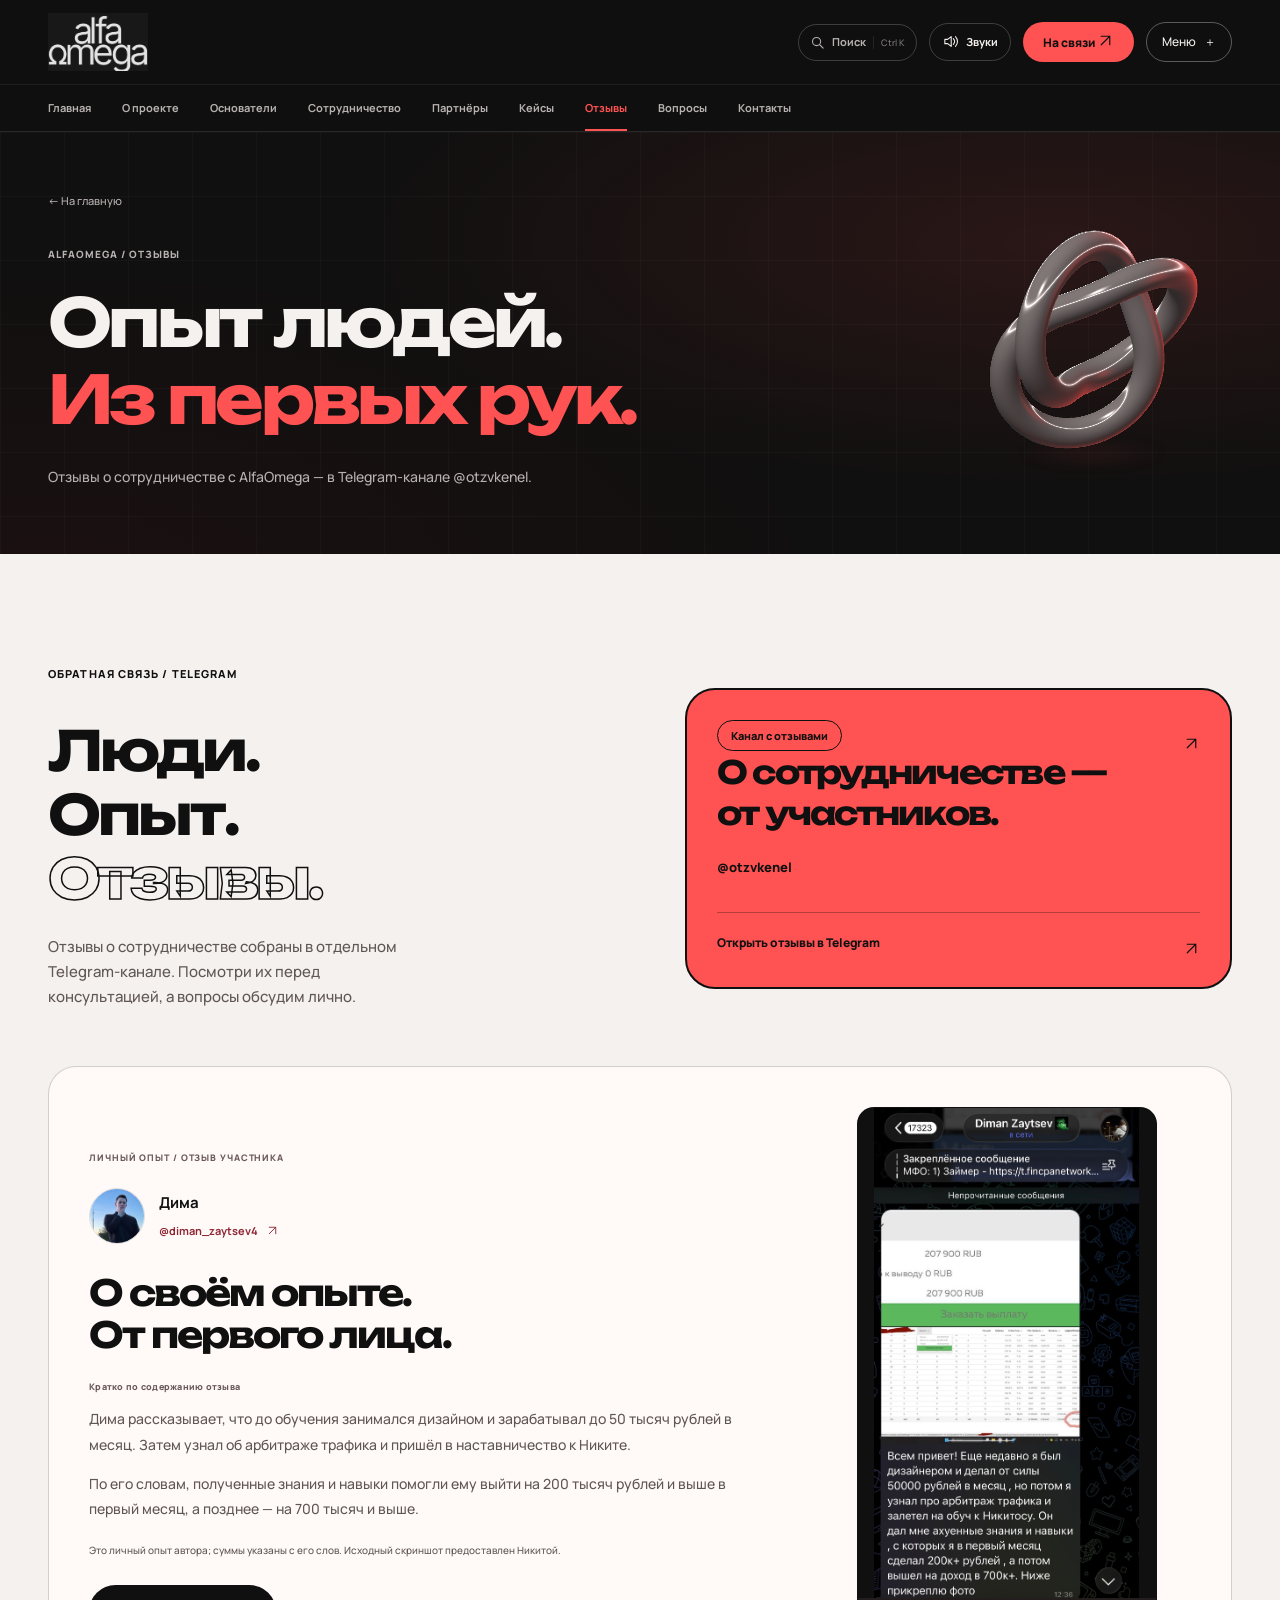
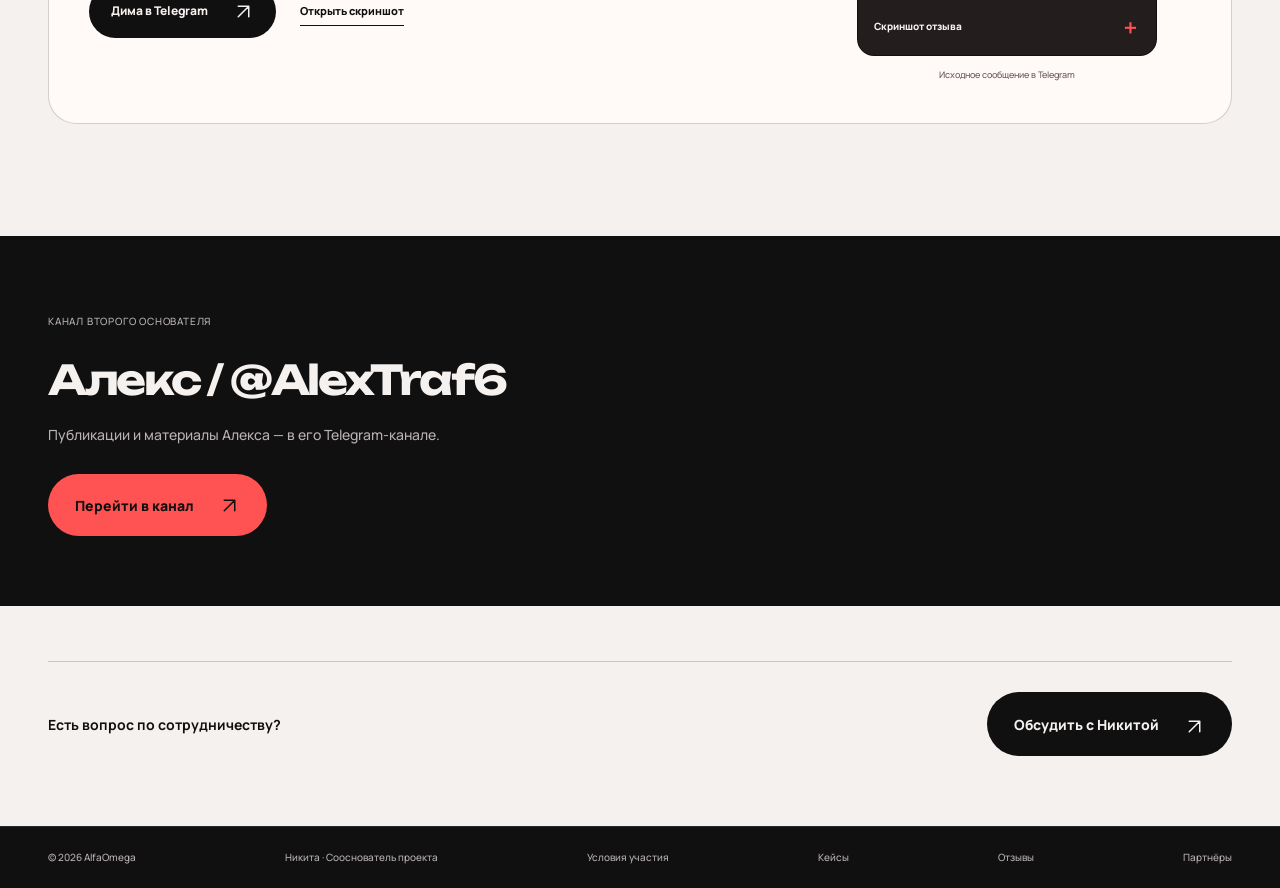
<file: reviews.html>
<!doctype html>
<html lang="ru">
<head>
  <meta charset="utf-8">
  <meta name="viewport" content="width=device-width, initial-scale=1">
  <meta name="robots" content="index, follow, max-image-preview:large">
  <meta name="theme-color" content="#111010">
  <title>Отзывы — AlfaOmega | Никита</title>
  <meta name="description" content="Отзывы о сотрудничестве с AlfaOmega — в Telegram-канале @otzvkenel.">
  <link rel="canonical" href="https://alfaomega-nikita.sandyplume1025.chatgpt.site/reviews.html">
  <link rel="icon" href="assets/alfaomega-logo.jpeg" type="image/jpeg">
  <link rel="preload" href="assets/manrope-variable.ttf" as="font" type="font/ttf" crossorigin>
  <link rel="stylesheet" href="styles.css?v=20">
  <script src="site.js?v=20" defer></script>
  <script src="sounds.js?v=20" defer></script>
  <script src="experience.js?v=20" defer></script>
  <script src="sculpture.js?v=20" defer></script>
  <meta property="og:type" content="website">
  <meta property="og:locale" content="ru_RU">
  <meta property="og:title" content="Отзывы — AlfaOmega">
  <meta property="og:description" content="Отзывы о сотрудничестве с AlfaOmega — в Telegram-канале @otzvkenel.">
  <meta property="og:url" content="https://alfaomega-nikita.sandyplume1025.chatgpt.site/reviews.html">
  <meta property="og:image" content="https://alfaomega-nikita.sandyplume1025.chatgpt.site/assets/nikita.jpeg">
  <meta property="og:image:alt" content="Никита, создатель AlfaOmega">
  <meta name="twitter:card" content="summary">
  <script type="application/ld+json">
{
  "@context": "https://schema.org",
  "@graph": [
    {
      "@type": "WebSite",
      "@id": "https://alfaomega-nikita.sandyplume1025.chatgpt.site/#website",
      "url": "https://alfaomega-nikita.sandyplume1025.chatgpt.site/",
      "name": "AlfaOmega",
      "alternateName": [
        "Альфа Омега",
        "АльфаОмега"
      ],
      "inLanguage": "ru-RU",
      "publisher": {
        "@id": "https://alfaomega-nikita.sandyplume1025.chatgpt.site/#project"
      }
    },
    {
      "@type": "Organization",
      "@id": "https://alfaomega-nikita.sandyplume1025.chatgpt.site/#project",
      "name": "AlfaOmega",
      "alternateName": [
        "Альфа Омега",
        "АльфаОмега"
      ],
      "url": "https://alfaomega-nikita.sandyplume1025.chatgpt.site/",
      "description": "Проект в финансовой вертикали. Сотрудничество по партнёрским программам.",
      "logo": "https://alfaomega-nikita.sandyplume1025.chatgpt.site/assets/alfaomega-logo.jpeg",
      "founder": [
        {
          "@id": "https://alfaomega-nikita.sandyplume1025.chatgpt.site/#nikita"
        },
        {
          "@id": "https://alfaomega-nikita.sandyplume1025.chatgpt.site/#alex"
        }
      ]
    },
    {
      "@type": "Person",
      "@id": "https://alfaomega-nikita.sandyplume1025.chatgpt.site/#nikita",
      "name": "Никита",
      "jobTitle": "Сооснователь AlfaOmega",
      "url": "https://alfaomega-nikita.sandyplume1025.chatgpt.site/",
      "image": "https://alfaomega-nikita.sandyplume1025.chatgpt.site/assets/nikita.jpeg",
      "sameAs": [
        "https://t.me/kenelmoder"
      ],
      "affiliation": {
        "@id": "https://alfaomega-nikita.sandyplume1025.chatgpt.site/#project"
      }
    },
    {
      "@type": "Person",
      "@id": "https://alfaomega-nikita.sandyplume1025.chatgpt.site/#alex",
      "name": "Алекс",
      "jobTitle": "Сооснователь AlfaOmega",
      "url": "https://alfaomega-nikita.sandyplume1025.chatgpt.site/founders.html",
      "sameAs": [
        "https://t.me/AlexTraf6",
        "https://t.me/+PCmVGvibhLFiMDhi"
      ],
      "affiliation": {
        "@id": "https://alfaomega-nikita.sandyplume1025.chatgpt.site/#project"
      }
    },
    {
      "@type": "WebPage",
      "@id": "https://alfaomega-nikita.sandyplume1025.chatgpt.site/reviews.html#webpage",
      "url": "https://alfaomega-nikita.sandyplume1025.chatgpt.site/reviews.html",
      "name": "Отзывы — AlfaOmega",
      "description": "Отзывы о сотрудничестве с AlfaOmega — в Telegram-канале @otzvkenel.",
      "inLanguage": "ru-RU",
      "isPartOf": {
        "@id": "https://alfaomega-nikita.sandyplume1025.chatgpt.site/#website"
      },
      "about": [
        {
          "@id": "https://alfaomega-nikita.sandyplume1025.chatgpt.site/#project"
        },
        {
          "@id": "https://alfaomega-nikita.sandyplume1025.chatgpt.site/#nikita"
        }
      ]
    }
  ]
}
</script>
  <script src="motion.js?v=20" defer></script>
</head>
<body class="inner-page"><div class="transition-screen" aria-hidden="true"></div><div class="reading-progress" aria-hidden="true"></div><a class="skip-link" href="#main">Перейти к содержимому</a>
<div class="header-shell" id="top"><header class="header wrap">
<a class="wordmark" href="index.html" aria-label="AlfaOmega — на главную"><span class="logo-crop"><img src="assets/alfaomega-logo.jpeg" width="1206" height="1124" alt="AlfaOmega"></span></a>
<nav class="desktop-nav" aria-label="Основная навигация"><a href="index.html">Главная</a><a href="about.html">О проекте</a><a href="founders.html">Основатели</a><a href="cooperation.html">Сотрудничество</a><a href="partners.html">Партнёры</a><a href="cases.html">Кейсы</a><a href="reviews.html" aria-current="page">Отзывы</a><a href="faq.html">Вопросы</a><a href="contact.html">Контакты</a></nav>
<div class="header-actions"><button type="button" class="quick-search-toggle" aria-label="Поиск по сайту" aria-haspopup="dialog" aria-controls="quick-navigation" hidden><svg viewBox="0 0 24 24" fill="none" aria-hidden="true"><circle cx="10.5" cy="10.5" r="6.5"/><path d="m16 16 5 5"/></svg><span>Поиск</span><kbd>⌘ K</kbd></button><button class="sfx-toggle" type="button" aria-pressed="true" aria-label="Выключить звуковые эффекты" title="Звуки интерфейса" hidden><svg viewBox="0 0 24 24" fill="none" aria-hidden="true"><path d="M4 9v6h4l5 4V5L8 9H4Z"/><path class="sfx-waves" d="M16 8a6 6 0 0 1 0 8M19 5a10 10 0 0 1 0 14"/><path class="sfx-muted" d="m16 9 6 6m-6 0 6-6"/></svg><span>Звуки</span></button><a class="header-telegram" href="https://t.me/kenelmoder" target="_blank" rel="noopener noreferrer">На связи <svg class="icon-arrow" viewBox="0 0 24 24" fill="none" aria-hidden="true"><path d="M6 18 18 6M6 6h12v12"/></svg></a><button class="menu-toggle" type="button" aria-expanded="false" aria-controls="mobile-navigation">Меню <span aria-hidden="true">＋</span></button></div></header><nav class="section-tabs" aria-label="Разделы сайта"><div class="wrap section-tabs-track"><a href="index.html">Главная</a><a href="about.html">О проекте</a><a href="founders.html">Основатели</a><a href="cooperation.html">Сотрудничество</a><a href="partners.html">Партнёры</a><a href="cases.html">Кейсы</a><a href="reviews.html" aria-current="page">Отзывы</a><a href="faq.html">Вопросы</a><a href="contact.html">Контакты</a></div></nav>
<nav class="mobile-nav" id="mobile-navigation" aria-label="Навигация для телефона" hidden><div class="wrap"><a href="index.html">Главная<span aria-hidden="true">01</span></a><a href="about.html">О проекте<span aria-hidden="true">02</span></a><a href="founders.html">Основатели<span aria-hidden="true">03</span></a><a href="cooperation.html">Сотрудничество<span aria-hidden="true">04</span></a><a href="partners.html">Партнёры<span aria-hidden="true">05</span></a><a href="cases.html">Кейсы<span aria-hidden="true">06</span></a><a href="reviews.html" aria-current="page">Отзывы<span aria-hidden="true">07</span></a><a href="faq.html">Вопросы<span aria-hidden="true">08</span></a><a href="contact.html">Контакты<span aria-hidden="true">09</span></a></div></nav></div>
<main id="main"><section class="page-hero dark-grid"><div class="wrap"><div class="page-hero-copy"><a class="breadcrumb" href="index.html">← На главную</a><p class="section-label">ALFAOMEGA / ОТЗЫВЫ</p><h1>Опыт людей.<br><span class="lime-text">Из первых рук.</span></h1><p class="page-hero-description">Отзывы о сотрудничестве с AlfaOmega — в Telegram-канале @otzvkenel.</p></div><div class="hero-sculpture" aria-hidden="true"><img class="sculpture-fallback" src="assets/chrome-knot.svg?v=20" width="320" height="320" alt=""><canvas class="sculpture-canvas" data-sculpture width="320" height="320"></canvas></div></div></section><section class="reviews section light" id="reviews" aria-labelledby="reviews-title"><div class="wrap reviews-layout"><div><p class="section-label">ОБРАТНАЯ СВЯЗЬ / TELEGRAM</p><h2 id="reviews-title">Люди.<br>Опыт.<br><span class="outline-word">Отзывы.</span></h2><p class="reviews-description">Отзывы о сотрудничестве собраны в отдельном Telegram-канале. Посмотри их перед консультацией, а вопросы обсудим лично.</p></div><a class="reviews-card reveal" href="https://t.me/otzvkenel" target="_blank" rel="noopener noreferrer"><div class="reviews-card-top"><span class="pill">Канал с отзывами</span><span class="reviews-mark" aria-hidden="true"><svg class="icon-arrow" viewBox="0 0 24 24" fill="none" aria-hidden="true"><path d="M6 18 18 6M6 6h12v12"/></svg></span></div><h3>О сотрудничестве —<br>от участников.</h3><span class="reviews-handle">@otzvkenel</span><span class="reviews-card-bottom">Открыть отзывы в Telegram <span aria-hidden="true"><svg class="icon-arrow" viewBox="0 0 24 24" fill="none" aria-hidden="true"><path d="M6 18 18 6M6 6h12v12"/></svg></span></span></a></div><div class="wrap testimonial-wrap"><article class="dima-testimonial reveal" id="dima-review" aria-labelledby="dima-review-title"><div class="testimonial-copy"><p class="section-label">ЛИЧНЫЙ ОПЫТ / ОТЗЫВ УЧАСТНИКА</p><div class="testimonial-person"><img src="assets/dima-before.jpeg" width="1920" height="2560" alt="" loading="lazy"><div><strong>Дима</strong><a href="https://t.me/diman_zaytsev4" target="_blank" rel="noopener noreferrer">@diman_zaytsev4 <svg class="icon-arrow" viewBox="0 0 24 24" fill="none" aria-hidden="true"><path d="M6 18 18 6M6 6h12v12"/></svg></a></div></div><h3 id="dima-review-title">О своём опыте.<br>От первого лица.</h3><span class="testimonial-summary-label">Кратко по содержанию отзыва</span><p>Дима рассказывает, что до обучения занимался дизайном и зарабатывал до 50 тысяч рублей в месяц. Затем узнал об арбитраже трафика и пришёл в наставничество к Никите.</p><p>По его словам, полученные знания и навыки помогли ему выйти на 200 тысяч рублей и выше в первый месяц, а позднее — на 700 тысяч и выше.</p><p class="testimonial-attribution">Это личный опыт автора; суммы указаны с его слов. Исходный скриншот предоставлен Никитой.</p><div class="testimonial-actions"><a class="button button-dark" href="https://t.me/diman_zaytsev4" target="_blank" rel="noopener noreferrer">Дима в Telegram <svg class="icon-arrow" viewBox="0 0 24 24" fill="none" aria-hidden="true"><path d="M6 18 18 6M6 6h12v12"/></svg></a><a class="text-link" href="assets/dima-testimonial.jpeg" data-open-dialog="dima-review-dialog" target="_blank" rel="noopener">Открыть скриншот</a></div></div><figure class="testimonial-source"><a href="assets/dima-testimonial.jpeg" data-open-dialog="dima-review-dialog" target="_blank" rel="noopener" aria-label="Увеличить скриншот отзыва Димы"><img src="assets/dima-testimonial.jpeg" width="1206" height="2235" alt="Скриншот переписки: отзыв Димы о дизайне, обучении у Никиты и своих результатах" loading="lazy"><span>Скриншот отзыва <span aria-hidden="true">＋</span></span></a><figcaption>Исходное сообщение в Telegram</figcaption></figure></article></div></section><div class="channel-note"><div class="wrap"><span>Канал второго основателя</span><h2>Алекс / @AlexTraf6</h2><p>Публикации и материалы Алекса — в его Telegram-канале.</p><a class="button button-lime" href="https://t.me/+PCmVGvibhLFiMDhi" target="_blank" rel="noopener noreferrer">Перейти в канал <svg class="icon-arrow" viewBox="0 0 24 24" fill="none" aria-hidden="true"><path d="M6 18 18 6M6 6h12v12"/></svg></a></div></div><div class="page-next light"><div class="wrap"><span>Есть вопрос по сотрудничеству?</span><a class="button button-dark" href="contact.html">Обсудить с Никитой <span aria-hidden="true"><svg class="icon-arrow" viewBox="0 0 24 24" fill="none" aria-hidden="true"><path d="M6 18 18 6M6 6h12v12"/></svg></span></a></div></div></main><footer class="footer"><div class="wrap"><span>© 2026 AlfaOmega</span><span>Никита · Сооснователь проекта</span><a href="cooperation.html#conditions">Условия участия</a><a href="cases.html">Кейсы</a><a href="reviews.html">Отзывы</a><a href="partners.html">Партнёры</a></div></footer>
<aside class="mobile-dock" aria-label="Связаться с Никитой" hidden><a href="https://t.me/kenelmoder" target="_blank" rel="noopener noreferrer"><span>Обсудить сотрудничество<small>Бесплатно · Лично с Никитой</small></span><span aria-hidden="true"><svg class="icon-arrow" viewBox="0 0 24 24" fill="none" aria-hidden="true"><path d="M6 18 18 6M6 6h12v12"/></svg></span></a></aside>
<dialog id="format-once" class="format-dialog" aria-labelledby="once-title"><button type="button" class="dialog-close" data-close-dialog aria-label="Закрыть">×</button><p class="section-label">01 / РАЗОВЫЙ ФОРМАТ</p><h2 id="once-title">Одно действие.<br>Одна выплата.</h2><p>Вариант для тех, кто хочет участвовать один раз, без постоянной занятости.</p><dl><div><dt>Что сделать</dt><dd>Выполнить согласованное целевое действие по условиям выбранной партнёрской программы.</dd></div><div><dt>Когда выплата</dt><dd>Сразу после выполнения согласованного действия. Само действие, условия и сумму объясню на звонке.</dd></div><div><dt>Ориентир первой недели</dt><dd>15–20 тысяч рублей со слов Никиты. Сумма и срок не гарантированы: зависят от программы и выполнения её условий. Конкретные условия обсуждаем до старта.</dd></div><div><dt>С чего начать</dt><dd>Написать мне в Telegram и договориться о бесплатной консультации.</dd></div></dl><a class="button button-dark" href="https://t.me/kenelmoder" target="_blank" rel="noopener noreferrer">Обсудить с Никитой <span aria-hidden="true"><svg class="icon-arrow" viewBox="0 0 24 24" fill="none" aria-hidden="true"><path d="M6 18 18 6M6 6h12v12"/></svg></span></a></dialog>
<dialog id="format-regular" class="format-dialog" aria-labelledby="regular-title"><button type="button" class="dialog-close" data-close-dialog aria-label="Закрыть">×</button><p class="section-label">02 / РЕГУЛЯРНЫЙ ФОРМАТ</p><h2 id="regular-title">Участие.<br>Сопровождение.<br>Рост.</h2><p>Ежедневное сотрудничество по партнёрским программам с личным сопровождением.</p><dl><div><dt>Занятость</dt><dd>2–3 часа в день, вечером. Часы в пределах вечера выбираешь сам.</dd></div><div><dt>Развитие и доход</dt><dd>Возможен карьерный рост. Ориентир — от 100 000 ₽, перспектива роста — 300 000 ₽ и выше. Суммы не гарантированы: период расчёта, задачи и выплаты обсуждаем до начала участия.</dd></div><div><dt>Первый этап</dt><dd>Материалы и постепенное включение в практику. Ориентир первых выплат — около двух недель, без гарантии срока. Условия и сумму обсуждаем до начала работы.</dd></div><div><dt>Сопровождение</dt><dd>В регулярном формате остаёмся на связи. По мере выполнения задач можно разбирать новые темы, включая создание и управление командой.</dd></div><div><dt>Оформление</dt><dd>Работа на себя, в том числе в статусе самозанятого. Индивидуальные условия разбираем на консультации.</dd></div></dl><a class="button button-dark" href="https://t.me/kenelmoder" target="_blank" rel="noopener noreferrer">Обсудить с Никитой <span aria-hidden="true"><svg class="icon-arrow" viewBox="0 0 24 24" fill="none" aria-hidden="true"><path d="M6 18 18 6M6 6h12v12"/></svg></span></a></dialog>

<dialog class="format-dialog testimonial-dialog" id="dima-review-dialog" aria-labelledby="dima-review-dialog-title"><button type="button" class="dialog-close" data-close-dialog aria-label="Закрыть отзыв">×</button><p class="section-label">ДИМА / ИСХОДНОЕ СООБЩЕНИЕ</p><h2 id="dima-review-dialog-title">Отзыв Димы</h2><img class="testimonial-original" src="assets/dima-testimonial.jpeg" width="1206" height="2235" alt="Полный скриншот отзыва Димы, предоставленный Никитой" loading="lazy"><div class="testimonial-dialog-links"><a class="text-link" href="https://t.me/diman_zaytsev4" target="_blank" rel="noopener noreferrer">@diman_zaytsev4</a><a class="text-link" href="assets/dima-testimonial.jpeg" target="_blank" rel="noopener">Открыть оригинал</a></div></dialog><dialog class="quick-navigation" id="quick-navigation" aria-labelledby="quick-title"><div class="quick-topline"><h2 id="quick-title">Что ищешь?</h2><button type="button" class="quick-close" data-close-dialog aria-label="Закрыть поиск"><svg viewBox="0 0 24 24" fill="none" aria-hidden="true"><path d="m6 6 12 12M6 18 18 6"/></svg></button></div><label class="quick-query"><svg viewBox="0 0 24 24" fill="none" aria-hidden="true"><circle cx="10.5" cy="10.5" r="6.5"/><path d="m16 16 5 5"/></svg><span class="sr-only">Поиск по разделам и вопросам</span><input type="search" id="quick-query" placeholder="Например: график, опыт, Алекс…" autocomplete="off" aria-controls="quick-results"></label><p class="quick-count" aria-live="polite"></p><div class="quick-results" id="quick-results"><a class="quick-entry" href="cooperation.html#format-picker" data-find="Подобрать формат сотрудничества три вопроса разовое регулярное занятость"><span><strong>Подобрать формат</strong><small>Три вопроса перед консультацией</small></span><span class="quick-type">Инструмент</span></a><a class="quick-entry" href="index.html" data-find="Главная Знакомство с AlfaOmega"><span><strong>Главная</strong><small>Знакомство с AlfaOmega</small></span><span class="quick-type">Раздел</span></a><a class="quick-entry" href="about.html" data-find="О проекте Подход и команда"><span><strong>О проекте</strong><small>Подход и команда</small></span><span class="quick-type">Раздел</span></a><a class="quick-entry" href="founders.html" data-find="Основатели Никита и Алекс, личные контакты"><span><strong>Основатели</strong><small>Никита и Алекс, личные контакты</small></span><span class="quick-type">Раздел</span></a><a class="quick-entry" href="cooperation.html" data-find="Сотрудничество Разовый и регулярный форматы, условия"><span><strong>Сотрудничество</strong><small>Разовый и регулярный форматы, условия</small></span><span class="quick-type">Раздел</span></a><a class="quick-entry" href="partners.html" data-find="Партнёры Компании в партнёрских программах"><span><strong>Партнёры</strong><small>Компании в партнёрских программах</small></span><span class="quick-type">Раздел</span></a><a class="quick-entry" href="cases.html#dima-results" data-find="Результаты Димы скриншоты первый 1 месяц третий четвертый 3 4 месяц 207 900 727 650 баланс HOLD статистика"><span><strong>Результаты Димы: скриншоты</strong><small>Первый и 3–4-й месяц участия</small></span><span class="quick-type">Кейс</span></a><a class="quick-entry" href="cases.html" data-find="Кейс Димы Наставничество и самостоятельная команда"><span><strong>Кейс Димы</strong><small>Наставничество и самостоятельная команда</small></span><span class="quick-type">Раздел</span></a><a class="quick-entry" href="reviews.html#dima-review" data-find="Отзыв Димы diman_zaytsev4 личный опыт обучение наставничество скриншот контакт Telegram"><span><strong>Отзыв Димы</strong><small>Личный опыт и контакт @diman_zaytsev4</small></span><span class="quick-type">Отзыв</span></a><a class="quick-entry" href="reviews.html" data-find="Отзывы Канал с отзывами участников"><span><strong>Отзывы</strong><small>Канал с отзывами участников</small></span><span class="quick-type">Раздел</span></a><a class="quick-entry" href="faq.html" data-find="Вопросы Опыт, телефон, занятость, выплаты"><span><strong>Вопросы</strong><small>Опыт, телефон, занятость, выплаты</small></span><span class="quick-type">Раздел</span></a><a class="quick-entry" href="contact.html" data-find="Контакты Бесплатная консультация с Никитой"><span><strong>Контакты</strong><small>Бесплатная консультация с Никитой</small></span><span class="quick-type">Раздел</span></a><a class="quick-entry" href="faq.html#faq-question-1" data-find="Что такое AlfaOmega? AlfaOmega — проект Никиты и Алекса в финансовой вертикали. Мы привлекаем людей на партнёрские предложения и индивидуально подбираем формат сотрудничества. У Никиты три года опыта в этом направлении; в проекте — десятки сотрудников и собственный отдел продаж."><span><strong>Что такое AlfaOmega?</strong><small>Ответ в разделе «Вопросы»</small></span><span class="quick-type">Вопрос</span></a><a class="quick-entry" href="faq.html#faq-question-2" data-find="Кого вы приглашаете? Ребят от 17 до 28 лет из России, заинтересованных в сотрудничестве по партнёрским программам. Конкретный вариант подбираем на консультации."><span><strong>Кого вы приглашаете?</strong><small>Ответ в разделе «Вопросы»</small></span><span class="quick-type">Вопрос</span></a><a class="quick-entry" href="faq.html#faq-question-3" data-find="Нужен ли опыт? Нет, предыдущий опыт не обязателен. На первом звонке познакомимся, обсудим твои возможности и варианты, с которых можно начать."><span><strong>Нужен ли опыт?</strong><small>Ответ в разделе «Вопросы»</small></span><span class="quick-type">Вопрос</span></a><a class="quick-entry" href="faq.html#faq-question-4" data-find="Что нужно для старта? Из техники достаточно телефона, компьютер не обязателен. Остальные условия зависят от выбранной партнёрской программы — расскажу о них до начала сотрудничества."><span><strong>Что нужно для старта?</strong><small>Ответ в разделе «Вопросы»</small></span><span class="quick-type">Вопрос</span></a><a class="quick-entry" href="faq.html#faq-question-5" data-find="Можно участвовать только один раз? Да, есть разовый формат. Ты выполняешь одно согласованное целевое действие и получаешь выплату сразу после его выполнения. Само действие, условия и размер вознаграждения объясню на звонке."><span><strong>Можно участвовать только один раз?</strong><small>Ответ в разделе «Вопросы»</small></span><span class="quick-type">Вопрос</span></a><a class="quick-entry" href="faq.html#faq-question-6" data-find="Как устроен вечерний график? Для регулярного формата нужно выделять 2–3 часа в день, в вечернее время. Конкретные часы в пределах вечера выбираешь самостоятельно."><span><strong>Как устроен вечерний график?</strong><small>Ответ в разделе «Вопросы»</small></span><span class="quick-type">Вопрос</span></a><a class="quick-entry" href="faq.html#faq-question-7" data-find="Консультация платная? Нет, консультация бесплатная. Её провожу лично я: выслушаю тебя, узнаю получше и предложу подходящие варианты сотрудничества."><span><strong>Консультация платная?</strong><small>Ответ в разделе «Вопросы»</small></span><span class="quick-type">Вопрос</span></a><a class="quick-entry" href="faq.html#faq-question-8" data-find="Кто будет меня сопровождать? Я, Никита, лично сопровождаю участников после выбора формата. При регулярном сотрудничестве остаёмся на связи: по мере выполнения задач можно разбирать дополнительные темы, включая создание команды и управление её работой. В AlfaOmega также есть менеджеры и собственный отдел продаж."><span><strong>Кто будет меня сопровождать?</strong><small>Ответ в разделе «Вопросы»</small></span><span class="quick-type">Вопрос</span></a><a class="quick-entry" href="faq.html#faq-question-9" data-find="Как оформляется сотрудничество? Участники работают на себя по партнёрским программам, в том числе в статусе самозанятых. Индивидуальный формат и условия обсуждаем до начала работы."><span><strong>Как оформляется сотрудничество?</strong><small>Ответ в разделе «Вопросы»</small></span><span class="quick-type">Вопрос</span></a><a class="quick-entry" href="faq.html#faq-question-10" data-find="Какой доход возможен и есть ли рост? В регулярном формате есть возможность карьерного роста. Проект обозначает ориентир от 100 000 ₽ и перспективу роста до 300 000 ₽ и выше. Суммы не гарантированы: период, условия выплат и возможность достижения обсуждаем на консультации. Результат зависит от программы и выполненных задач."><span><strong>Какой доход возможен и есть ли рост?</strong><small>Ответ в разделе «Вопросы»</small></span><span class="quick-type">Вопрос</span></a><a class="quick-entry" href="faq.html#faq-question-11" data-find="Когда можно получить первые выплаты? В разовом формате Никита обозначает ориентир 15–20 тысяч рублей за первую неделю. В регулярном формате сначала изучают материалы и подключаются к работе; ориентир первых выплат — примерно две недели. Эти суммы и сроки не гарантированы: результат зависит от выбранной программы и выполнения её условий. Конкретное действие, размер вознаграждения и порядок выплат обсуждаем до начала участия."><span><strong>Когда можно получить первые выплаты?</strong><small>Ответ в разделе «Вопросы»</small></span><span class="quick-type">Вопрос</span></a><a class="quick-entry" href="faq.html#faq-question-12" data-find="Можно вырасти до своей команды? В регулярном формате можно развивать навыки и обсуждать с Никитой создание своей команды: как распределять задачи, управлять работой и выстраивать доход от результатов команды. Дополнительные темы разбираем по мере выполнения целевых действий. Темп и условия развития индивидуальны."><span><strong>Можно вырасти до своей команды?</strong><small>Ответ в разделе «Вопросы»</small></span><span class="quick-type">Вопрос</span></a><a class="quick-entry" href="faq.html#faq-question-13" data-find="Какие качества вы цените? Энтузиазм, желание учиться и разбираться в деталях, готовность пробовать новое и применять знания. Опыт для старта не обязателен; подходящий формат определяем на личной консультации."><span><strong>Какие качества вы цените?</strong><small>Ответ в разделе «Вопросы»</small></span><span class="quick-type">Вопрос</span></a><a class="quick-entry" href="cooperation.html#first-weeks" data-find="Первые недели 15 20 тысяч первая неделя первые выплаты обучение материал практика"><span><strong>Первые недели</strong><small>Подробнее о сотрудничестве и подходе</small></span><span class="quick-type">Раздел</span></a><a class="quick-entry" href="cooperation.html#growth" data-find="Путь к своей команде карьера управление распределение задачи масштаб рост"><span><strong>Путь к своей команде</strong><small>Подробнее о сотрудничестве и подходе</small></span><span class="quick-type">Раздел</span></a><a class="quick-entry" href="about.html#approach" data-find="Подход Никиты 18 лет знания энтузиазм любознательность ценности"><span><strong>Подход Никиты</strong><small>Подробнее о сотрудничестве и подходе</small></span><span class="quick-type">Раздел</span></a></div><div class="quick-empty" hidden><h3>Попробуй другое слово</h3><p>Или напиши Никите — обсудим твой вопрос лично.</p><a href="https://t.me/kenelmoder" target="_blank" rel="noopener noreferrer">Задать вопрос в Telegram</a></div><div class="quick-hint"><span>↑ ↓ выбрать · Enter открыть</span><span>Esc закрыть</span></div></dialog>
</body></html>
</file>
<file: styles.css>
@font-face{font-family:Manrope;src:url('assets/manrope-variable.ttf') format('truetype');font-weight:200 800;font-display:swap}
@font-face{font-family:Unbounded;src:url('assets/unbounded-cyrillic.woff2') format('woff2');font-weight:500 800;font-display:swap;unicode-range:U+0301,U+0400-045F,U+0490-0491,U+04B0-04B1,U+2116}
@font-face{font-family:Unbounded;src:url('assets/unbounded-latin.woff2') format('woff2');font-weight:500 800;font-display:swap;unicode-range:U+0000-00FF,U+0131,U+0152-0153,U+02BB-02BC,U+02C6,U+02DA,U+02DC,U+0304,U+0308,U+0329,U+2000-206F,U+20AC,U+2122,U+2191,U+2193,U+2212,U+2215,U+FEFF,U+FFFD}
@font-face{font-family:Unbounded;src:url('assets/unbounded-latin-ext.woff2') format('woff2');font-weight:500 800;font-display:swap;unicode-range:U+0100-02BA,U+02BD-02C5,U+02C7-02CC,U+02CE-02D7,U+02DD-02FF,U+0304,U+0308,U+0329,U+1D00-1DBF,U+1E00-1E9F,U+1EF2-1EFF,U+2020,U+20A0-20AB,U+20AD-20C4,U+2113,U+2C60-2C7F,U+A720-A7FF}
:root{--ink:#111010;--paper:#f4f1ef;--lime:#ff5252;--gray:#b8b1b1;--display:Unbounded,Manrope,sans-serif;--body:Manrope,sans-serif}*{box-sizing:border-box}html{scroll-behavior:smooth;scroll-padding-top:100px}body{margin:0;background:var(--ink);color:var(--ink);font:500 16px/1.65 var(--body);-webkit-font-smoothing:antialiased}a{color:inherit;text-decoration:none}button,input{font:inherit}button,a{-webkit-tap-highlight-color:transparent}button{cursor:pointer}button:disabled{cursor:default}img{max-width:100%;display:block}h1,h2,h3,p,figure,dl,dd{margin:0}h1,h2,h3{font-family:var(--display);font-weight:700;line-height:1.16;letter-spacing:-.055em}h2{font-size:clamp(32px,4.3vw,64px)}h3{font-size:23px}p{overflow-wrap:break-word}button,a,input,summary{outline-offset:6px}a:focus-visible,button:focus-visible,summary:focus-visible,input:focus-visible{outline:3px solid #c82735}.dark-grid a:focus-visible,.header-shell a:focus-visible{outline-color:var(--lime)}::selection{background:var(--lime);color:var(--ink)}[hidden]{display:none!important}.wrap{width:min(1280px,calc(100% - 96px));margin-inline:auto}.section{padding:112px 0}.light{background:var(--paper)}.section-label,.eyebrow{font-size:11px;letter-spacing:.1em;font-weight:800;line-height:1.5}.section-label{margin-bottom:36px}.section-heading{display:flex;align-items:flex-end;justify-content:space-between;gap:40px;margin-bottom:48px}.section-heading>p{max-width:330px;color:#605656;font-size:17px}.dark-grid{background-color:var(--ink);color:var(--paper);background-image:linear-gradient(#ffffff06 1px,transparent 1px),linear-gradient(90deg,#ffffff06 1px,transparent 1px);background-size:64px 64px}.lime-text{color:var(--lime)}.button{display:flex;align-items:center;justify-content:space-between;gap:25px;width:fit-content;min-height:62px;padding:17px 25px;border:2px solid transparent;border-radius:100px;font-size:14px;font-weight:800;line-height:1.4;transition:transform .2s,box-shadow .2s,background .2s}.button>span{font-size:24px;line-height:1}.button:hover{transform:translateY(-3px);box-shadow:5px 5px 0 #b72d3b}.button-lime{background:var(--lime);color:var(--ink)}.button-dark{background:var(--ink);color:var(--paper)}.text-link{display:inline-block;border-bottom:1px solid currentColor;padding:5px 0;font-weight:800;font-size:14px}.pill{display:inline-block;border:1px solid currentColor;border-radius:100px;padding:7px 13px;font-size:11px;font-weight:800;line-height:1.4}.skip-link{position:fixed;z-index:100;top:10px;left:10px;background:var(--lime);padding:12px;transform:translateY(-200%)}.skip-link:focus{transform:translateY(0)}.sr-only{position:absolute;width:1px;height:1px;padding:0;margin:-1px;overflow:hidden;clip:rect(0,0,0,0);white-space:nowrap;border:0}
.header-shell{position:sticky;top:0;z-index:30;background:#111010f5;color:var(--paper);border-bottom:1px solid #ffffff1c;backdrop-filter:blur(14px)}.header{height:84px;display:flex;align-items:center;justify-content:space-between;gap:24px}.wordmark{width:104px;height:58px;display:flex;align-items:center}.logo-crop{position:relative;width:100px;height:58px;overflow:hidden}.logo-crop img{max-width:none;width:122px;height:auto;position:absolute;left:-11px;top:-27px;filter:invert(1);mix-blend-mode:screen}.desktop-nav{display:flex;gap:30px;font-size:12px;font-weight:700}.desktop-nav a{transition:color .2s}.desktop-nav a:hover{color:var(--lime)}.header-actions{display:flex;gap:12px;align-items:center}.header-telegram{font-size:12px;font-weight:800;background:var(--lime);color:var(--ink);border-radius:100px;padding:10px 20px}.menu-toggle{display:none;background:transparent;border:1px solid #ffffff50;border-radius:100px;padding:9px 15px;color:inherit;font-size:12px}.mobile-nav{border-top:1px solid #ffffff24;padding:16px 0 24px}.mobile-nav .wrap{display:grid}.mobile-nav a{display:flex;justify-content:space-between;padding:12px 0;border-bottom:1px solid #ffffff20;font-size:16px}.mobile-nav a span{color:var(--lime);font-size:12px}
.hero{position:relative;overflow:hidden}.hero:before{content:"";position:absolute;width:500px;height:500px;right:-260px;top:-150px;pointer-events:none;border-radius:50%;background:radial-gradient(circle,#ff404018,transparent 68%)}.hero-layout{position:relative;display:grid;grid-template-columns:minmax(0,1.35fr) minmax(0,1fr);column-gap:65px;padding-top:76px;padding-bottom:26px;align-items:center}.eyebrow{display:flex;align-items:center;gap:10px;color:var(--gray);margin-bottom:25px;font-size:10px}.status-dot{display:inline-block;width:7px;height:7px;border-radius:50%;background:var(--lime);box-shadow:0 0 0 5px #ff525210;flex-shrink:0}.hero h1{font-size:clamp(58px,7.65vw,110px);line-height:.97;letter-spacing:-.065em;font-weight:800}.hero h1>span{display:block;color:var(--lime)}.asterisk{font-family:var(--body);font-size:.6em;display:inline-block;vertical-align:top;margin-left:.04em;line-height:1.4}.hero-lead{font-family:var(--display);font-size:clamp(23px,2.5vw,36px);line-height:1.3;font-weight:500;letter-spacing:-.05em;margin-top:32px}.hero-description{color:var(--gray);font-size:15px;max-width:430px;margin:18px 0 28px}.hero-note{font-size:11px;color:var(--gray);margin-top:14px}.portrait-block{position:relative;align-self:center;background:#221e1e;border:1px solid #ffffff20;border-radius:28px;padding:16px;transform:rotate(3deg);margin:20px 10px 30px 0;box-shadow:0 28px 60px #0006}.portrait-label{display:flex;align-items:center;justify-content:space-between;gap:10px;font-size:9px;font-weight:800;letter-spacing:.06em;padding:5px 4px 16px;color:var(--gray)}.portrait-label>span:last-child{font-size:24px;line-height:1;color:var(--lime)}.portrait{width:100%;height:auto;border-radius:16px}.portrait-block figcaption{display:flex;flex-direction:column;gap:4px;padding:19px 4px 9px}.portrait-block strong{font-family:var(--display);font-size:27px;font-weight:700;letter-spacing:-.04em}.portrait-block figcaption>span{font-size:11px;color:var(--gray)}.photo-sticker{position:absolute;background:var(--lime);color:var(--ink);font-weight:800;line-height:1.2;font-size:11px;bottom:83px;right:-25px;border:2px solid var(--ink);padding:17px;border-radius:13px;transform:rotate(-9deg);box-shadow:5px 5px 0 var(--ink)}.photo-sticker span{font-size:28px;position:absolute;right:14px;top:8px}.photo-sticker{width:150px}.hero-bottom{grid-column:1/-1;display:flex;justify-content:space-between;gap:20px;border-top:1px solid #ffffff24;margin-top:62px;padding-top:21px;font-size:11px;color:var(--gray)}.hero-bottom>a{color:var(--paper);font-weight:700}
.project-layout{display:grid;grid-template-columns:1.1fr 1fr;gap:100px}.outline-word{-webkit-text-stroke:1.5px var(--ink);color:transparent}.project-copy .lead{font-size:21px;line-height:1.6;color:var(--ink);margin-bottom:20px}.project-copy>p{color:#605656;margin-bottom:16px;font-size:15px}.signature{display:flex;gap:18px;align-items:center;margin-top:28px;font-weight:800}.signature-symbol{font-family:var(--display);font-size:34px;transform:rotate(-12deg);width:68px;height:68px;background:var(--lime);border-radius:50%;display:grid;place-items:center}.signature small{display:block;font-size:11px;font-weight:500;color:#605656}.facts-row{display:grid;grid-template-columns:repeat(3,1fr);gap:24px;border-top:1px solid #11101030;margin-top:62px;padding-top:28px}.facts-row>div{display:flex;flex-direction:column;gap:10px}.facts-row strong{font-family:var(--display);font-size:28px;letter-spacing:-.05em}.facts-row span{font-size:12px;color:#605656}.formats{padding-top:20px}.offers{display:grid;grid-template-columns:repeat(2,minmax(0,1fr));gap:24px}.offer{position:relative;padding:32px;border:2px solid var(--ink);border-radius:32px;display:flex;flex-direction:column;align-items:flex-start;transition:box-shadow .2s,transform .2s;overflow:hidden}.offer:hover{transform:translateY(-4px);box-shadow:7px 7px 0 var(--lime)}.offer-once{background:#fffaf8}.offer-regular{color:var(--paper);background:var(--ink)}.offer-top{width:100%;display:flex;justify-content:space-between;align-items:center;margin-bottom:74px}.card-index{font-family:var(--display);font-size:13px}.offer-symbol{position:absolute;top:80px;right:34px;font-size:85px;line-height:1;color:var(--ink);transform:rotate(-5deg)}.offer-regular .offer-symbol{color:var(--lime)}.offer h3{font-size:clamp(25px,3vw,42px);margin-bottom:20px}.offer>p{max-width:340px;font-size:15px;min-height:74px}.offer-list{list-style:none;padding:0;margin:20px 0 30px;font-size:13px;width:100%}.offer-list li{padding:10px 0;border-bottom:1px solid #11101024;display:flex;gap:10px}.offer-list li:before{content:"↗";font-weight:800}.offer-regular li{border-color:#ffffff25}.offer .button{width:100%;margin-top:auto}.income-box{border-radius:30px;background:var(--lime);padding:32px;margin-top:25px;border:2px solid var(--ink)}.income-heading{display:flex;justify-content:space-between;align-items:center;gap:20px}.income-heading .section-label{margin:0;max-width:240px;font-size:10px}.income-heading h3{font-size:24px}.income-values{display:grid;grid-template-columns:repeat(2,minmax(0,1fr));gap:24px;margin:35px 0 25px}.income-values strong{display:block;font:700 clamp(24px,3.3vw,47px)/1.2 var(--display);letter-spacing:-.07em;white-space:nowrap}.income-values strong span{font-family:var(--body);letter-spacing:-.03em}.income-values small{display:block;font-size:11px;margin-top:9px}.income-note{border-top:1px solid #11101040;padding-top:18px;font-size:11px;max-width:900px;color:#492424}
.conditions .section-heading>p{color:var(--gray)}.conditions-grid{display:grid;grid-template-columns:repeat(4,minmax(0,1fr));gap:16px}.conditions-grid>div{position:relative;border:1px solid #ffffff29;border-radius:24px;padding:26px;min-height:190px;background:#1c1818}.conditions-grid dt{font-size:11px;color:var(--gray);margin-bottom:33px}.conditions-grid dd{font-family:var(--display);font-weight:700;font-size:clamp(18px,2.1vw,28px);line-height:1.3;letter-spacing:-.05em}.conditions-grid p{font-size:12px;color:var(--gray);margin-top:14px;max-width:350px}.conditions-grid .condition-age{background:var(--lime);color:var(--ink)}.condition-age dt{color:#4d2828}.condition-age dd{font-size:36px}.condition-age dd>span{display:block;font:600 13px var(--body);letter-spacing:0;margin-top:3px}.condition-icon{position:absolute;bottom:19px;right:21px;font-size:32px;line-height:1}.condition-wide{grid-column:span 2}.conditions-grid .condition-wide{min-height:200px}.condition-wide dt{margin-bottom:24px}.steps{padding:0;list-style:none;display:grid;grid-template-columns:repeat(3,minmax(0,1fr));gap:20px;margin:0}.steps li{border:1px solid #11101035;border-radius:24px;padding:28px;position:relative}.step-number{font-family:var(--display);font-size:46px;line-height:1;letter-spacing:-.07em;display:block;margin-bottom:48px;color:#787070}.steps li:first-child{background:var(--lime);border-color:var(--ink)}.steps li:first-child .step-number{color:var(--ink)}.steps h3{font-size:19px;margin-bottom:16px}.steps p{font-size:13px;color:#595050}.faq{padding-top:24px}.faq-layout{display:grid;grid-template-columns:.8fr 1.2fr;gap:90px}.faq-heading>p:not(.section-label){color:#605656;font-size:14px;max-width:240px;margin:22px 0 16px}.faq-decoration{display:block;font-family:var(--display);font-size:190px;line-height:1;margin:35px 0 0 15px;-webkit-text-stroke:2px var(--ink);color:transparent;transform:rotate(-12deg);width:fit-content}.faq-tools{margin-bottom:20px}.faq-search{display:flex;align-items:center;border:1px solid #11101050;border-radius:14px;gap:10px;padding:10px 14px;background:#fffaf8}.faq-search>span[aria-hidden]{font-size:26px;line-height:1}.faq-search input{width:100%;min-width:0;border:0;background:transparent;color:var(--ink);outline-offset:2px;font-size:13px;min-height:28px}.search-clear{background:none;border:0;font-size:23px;line-height:1;padding:5px}.faq-filters{display:flex;gap:7px;flex-wrap:wrap;margin-top:12px}.faq-filters button{font-size:10px;border:1px solid #11101035;background:transparent;border-radius:50px;padding:8px 12px;color:var(--ink)}.faq-filters button[aria-pressed=true]{background:var(--ink);color:var(--paper);border-color:var(--ink)}.faq-count{font-size:10px;color:#605656;margin-top:14px}.faq-list details{border-top:1px solid #11101035}.faq-list details:last-child{border-bottom:1px solid #11101035}.faq-list summary{cursor:pointer;list-style:none;font-size:15px;font-weight:800;padding:21px 38px 21px 0;position:relative;line-height:1.5}.faq-list summary::-webkit-details-marker{display:none}.faq-icon{position:absolute;right:1px;top:19px;width:26px;height:26px;border-radius:50%;border:1px solid #11101040}.faq-icon:before,.faq-icon:after{content:"";position:absolute;background:var(--ink);width:10px;height:1px;left:7px;top:11px}.faq-icon:after{transform:rotate(90deg);transition:transform .2s}details[open] .faq-icon{background:var(--lime);border-color:var(--ink)}details[open] .faq-icon:after{transform:rotate(0)}.faq-list details>p{font-size:13px;color:#595050;padding:0 26px 23px 0;line-height:1.8}.faq-empty{padding:24px 0}.faq-empty h3{font-size:18px}.faq-empty p{font-size:13px;margin:12px 0}.faq-reset{padding:10px 15px;border-radius:40px;background:var(--lime);border:1px solid var(--ink);font-size:12px}
.contact{padding-bottom:28px}.contact-top{display:grid;grid-template-columns:1.3fr 1fr;gap:70px;align-items:end}.contact h2{font-size:clamp(44px,7vw,100px);letter-spacing:-.07em}.contact-top>div{padding-bottom:10px}.contact-top .pill{color:var(--lime)}.contact-top p{font-size:15px;color:var(--gray);margin-top:24px;max-width:340px}.contact-link{display:flex;justify-content:space-between;align-items:center;gap:30px;margin-top:60px;border:1px solid #ffffff35;border-radius:26px;padding:30px 36px;transition:background .2s,color .2s}.contact-link:hover{background:var(--lime);color:var(--ink)}.contact-link small{display:block;font-size:10px;letter-spacing:.08em;margin-bottom:10px}.contact-link strong{font-family:var(--display);font-size:clamp(22px,4.8vw,65px);font-weight:700;letter-spacing:-.055em;line-height:1.3}.contact-arrow{flex-shrink:0;display:grid;place-items:center;border-radius:50%;background:var(--lime);color:var(--ink);width:85px;height:85px;font-size:48px;line-height:1}.contact-link:hover .contact-arrow{background:var(--ink);color:var(--lime)}.contact-bottom{display:flex;justify-content:space-between;gap:20px;font-size:9px;letter-spacing:.05em;color:var(--gray);margin-top:55px}.contact-bottom a{color:var(--paper)}.footer{color:var(--gray);border-top:1px solid #ffffff1a;font-size:10px;padding:22px 0}.footer .wrap{display:flex;justify-content:space-between;gap:20px}.mobile-dock{display:none}
.format-dialog{border:0;border-radius:28px;padding:48px;background:var(--paper);color:var(--ink);width:min(640px,calc(100% - 32px));max-height:calc(100dvh - 40px);overflow:auto}.format-dialog::backdrop{background:#000b;backdrop-filter:blur(8px)}.dialog-close{position:absolute;top:12px;right:14px;border:1px solid #11101030;border-radius:50%;background:transparent;width:38px;height:38px;font-size:27px;line-height:1}.format-dialog .section-label{margin-bottom:24px;font-size:9px}.format-dialog h2{font-size:clamp(25px,4vw,39px);margin-bottom:22px}.format-dialog>p:not(.section-label){font-size:14px;color:#595050}.format-dialog dl{margin:24px 0 30px}.format-dialog dl>div{padding:16px 0;border-top:1px solid #11101030}.format-dialog dt{font-weight:800;font-size:12px;margin-bottom:7px}.format-dialog dd{font-size:13px;color:#595050}.format-dialog .button{width:100%}body:has(dialog[open]){overflow:hidden}.brand-intro{position:fixed;inset:0;border:0;width:100%;max-width:none;height:100dvh;max-height:none;margin:0;padding:24px;background:var(--ink);color:var(--paper);place-items:center}.brand-intro[open]{display:grid}.brand-intro::backdrop{background:var(--ink)}.intro-content{width:min(620px,100%)}.intro-content>p{font-size:10px;letter-spacing:.2em;margin-bottom:28px}.intro-content h2{font-size:clamp(50px,10vw,100px);font-weight:800;line-height:.98}.intro-content h2>span{display:block;color:var(--lime)}.intro-content h2>span>span{font-family:var(--body);font-size:.7em}.intro-line{height:3px;margin:35px 0;background:#ffffff20;overflow:hidden}.intro-line:before{content:"";display:block;width:100%;height:100%;background:var(--lime);transform-origin:left;animation:intro-progress 1.1s ease-out both}.intro-content button{float:right;background:none;border:0;padding:10px 0;color:var(--gray);font-size:12px}@keyframes intro-progress{from{transform:scaleX(0)}to{transform:scaleX(1)}}.will-reveal{opacity:0;transform:translateY(20px)}.reveal{transition:opacity .65s ease,transform .65s ease,box-shadow .2s ease}
@media(min-width:1600px){.hero-layout{padding-top:95px;padding-bottom:35px}.hero h1{font-size:110px}.hero{min-height:calc(100svh - 84px);display:grid;align-items:center}}
@media(max-width:1100px){.wrap{width:calc(100% - 64px)}.hero-layout{gap:35px;padding-top:60px}.hero h1{font-size:8.1vw}.hero-description{font-size:14px}.hero .button{font-size:12px;padding-inline:20px;gap:18px}.project-layout{gap:50px}.project-copy .lead{font-size:18px}.section{padding-block:86px}.formats,.faq{padding-top:20px}.conditions-grid>div{padding:22px}.conditions-grid .condition-age dd{font-size:30px}.faq-layout{gap:50px}.steps li{padding:23px}.steps h3{font-size:16px}.contact-top{gap:35px}}
@media(max-width:760px){html{scroll-padding-top:85px}.wrap{width:calc(100% - 40px)}.header{height:72px}.desktop-nav{display:none}.header-telegram{font-size:10px;padding:10px 13px}.menu-toggle{display:flex;gap:8px;align-items:center}.wordmark{width:80px;height:50px}.logo-crop{width:80px;height:50px}.logo-crop img{width:99px;left:-9px;top:-21px}.header-actions{gap:7px}.hero-layout{grid-template-columns:1fr;padding-top:43px;gap:0}.hero h1{font-size:clamp(66px,12.2vw,92px);max-width:580px}.hero-lead{font-size:27px;margin-top:26px}.hero-description{max-width:430px;margin-top:17px;font-size:14px}.hero .button{font-size:13px;min-height:58px;padding-inline:22px}.hero-note{font-size:10px}.eyebrow{font-size:8px;letter-spacing:.07em;margin-bottom:24px}.portrait-block{width:min(360px,84%);justify-self:center;margin:52px 0 12px;transform:rotate(3deg);padding:13px}.portrait-label{font-size:8px;padding-bottom:13px}.portrait-block strong{font-size:24px}.portrait-block figcaption{padding:15px 3px 5px}.portrait-block figcaption>span{font-size:10px}.photo-sticker{font-size:10px;right:-20px;bottom:73px;padding:14px;width:133px}.photo-sticker span{font-size:24px;right:10px;top:8px}.hero-bottom{font-size:9px;gap:14px;flex-wrap:wrap;margin-top:40px;padding-top:19px}.hero-bottom>a{flex-basis:100%;padding-top:7px}.section{padding-block:68px}.section-label{font-size:9px;margin-bottom:26px}h2{font-size:clamp(28px,6.1vw,43px);letter-spacing:-.055em}.section-heading{display:block;margin-bottom:30px}.section-heading>p{font-size:14px;max-width:350px;margin-top:22px}.project-layout{grid-template-columns:1fr;gap:28px}.project-layout h2{font-size:clamp(32px,8vw,50px)}.project-copy .lead{font-size:17px}.project-copy>p{font-size:14px}.facts-row{gap:24px 15px;margin-top:34px;padding-top:25px;grid-template-columns:repeat(2,1fr)}.facts-row>div:last-child{grid-column:1/-1}.facts-row strong{font-size:22px}.facts-row span{font-size:11px}.formats,.faq{padding-top:5px}.offers{grid-template-columns:1fr;gap:20px}.offer{border-radius:26px;padding:26px}.offer h3{font-size:clamp(27px,6.5vw,40px)}.offer>p{min-height:0;font-size:14px}.offer-top{margin-bottom:76px}.offer .button{font-size:12px;min-height:58px;padding:15px 20px}.offer-symbol{top:75px;font-size:77px;right:26px}.income-box{padding:25px;border-radius:25px}.income-heading{display:block}.income-heading h3{font-size:23px;margin-top:18px}.income-values{grid-template-columns:1fr;gap:24px;margin-top:28px}.income-values strong{font-size:clamp(29px,8vw,43px)}.income-note{font-size:10px}.conditions-grid{grid-template-columns:repeat(2,minmax(0,1fr));gap:12px}.conditions-grid>div{padding:20px;min-height:165px;border-radius:20px}.conditions-grid dt{font-size:10px;margin-bottom:25px}.conditions-grid dd{font-size:19px}.conditions-grid .condition-age dd{font-size:clamp(25px,5.5vw,35px)}.conditions-grid p{font-size:11px}.condition-icon{font-size:25px;right:15px;bottom:16px}.conditions-grid .condition-wide{min-height:180px}.condition-wide{grid-column:1/-1}.condition-wide dd{font-size:24px}.steps{grid-template-columns:1fr;gap:14px}.steps li{padding:25px}.step-number{font-size:36px;margin-bottom:30px}.steps h3{font-size:20px}.steps p{font-size:13px}.faq-layout{grid-template-columns:1fr;gap:30px}.faq-heading h2 br{display:none}.faq-heading>p:not(.section-label){max-width:none;margin:18px 0 12px}.faq-decoration{display:none}.faq-filters{gap:6px}.faq-filters button{font-size:9px;padding:8px 10px}.faq-list summary{font-size:13px;padding-block:20px}.faq-list details>p{font-size:12px}.faq-search{padding-inline:12px}.faq-search input{font-size:12px}.contact-top{grid-template-columns:1fr;gap:28px}.contact h2{font-size:clamp(36px,10vw,65px)}.contact-top p{font-size:14px;margin-top:18px}.contact-link{margin-top:30px;border-radius:20px;padding:22px 20px;gap:10px}.contact-link strong{font-size:clamp(18px,5vw,32px)}.contact-link small{font-size:8px;margin-bottom:7px}.contact-arrow{width:48px;height:48px;font-size:31px}.contact-bottom{font-size:8px;margin-top:35px;gap:15px}.contact{padding-bottom:25px}.footer{padding-bottom:100px;font-size:9px}.footer .wrap{flex-wrap:wrap;gap:12px 20px}.footer .wrap>span:nth-child(2){flex-basis:100%;order:3}.mobile-dock{display:block;position:fixed;left:14px;right:14px;bottom:max(14px,env(safe-area-inset-bottom));z-index:25;border:1px solid var(--ink);border-radius:18px;background:var(--lime);box-shadow:0 6px 30px #0004;color:var(--ink)}.mobile-dock>a{display:flex;justify-content:space-between;align-items:center;padding:13px 18px;font-size:12px;font-weight:800}.mobile-dock small{display:block;font-size:9px;font-weight:500;margin-top:1px}.mobile-dock>a>span:last-child{font-size:26px}.format-dialog{padding:44px 24px 26px;max-height:calc(100dvh - 24px)}.format-dialog h2{font-size:clamp(20px,5.6vw,26px);overflow-wrap:anywhere}.format-dialog .button{font-size:12px;padding-inline:18px}.intro-content h2{font-size:clamp(46px,11vw,80px)}}
@media(max-width:360px){.wrap{width:calc(100% - 32px)}.hero h1{font-size:56px}.hero .button{font-size:12px;gap:16px}.header-telegram{display:none}.conditions-grid>div{padding:16px}.conditions-grid dd{font-size:17px}.contact-link{padding:20px 14px}.contact-arrow{width:40px;height:40px}.contact-link strong{font-size:18px}.offer{padding:22px}.faq-filters button{font-size:8px}}
@media(prefers-reduced-motion:reduce){html{scroll-behavior:auto}*,*:before,*:after{animation:none!important;transition:none!important}.will-reveal{opacity:1;transform:none}.portrait-block{transform:none}}
/* Expanded navigation and motion */
@view-transition{navigation:auto}::view-transition-old(root){animation:page-out .18s ease both}::view-transition-new(root){animation:page-in .32s cubic-bezier(.2,.7,.2,1) both}@keyframes page-out{to{opacity:0;transform:translateY(-8px)}}@keyframes page-in{from{opacity:0;transform:translateY(14px)}to{opacity:1;transform:none}}
.desktop-nav{gap:20px;font-size:10px}.desktop-nav a{position:relative;padding-block:12px;white-space:nowrap}.desktop-nav a[aria-current=page]{color:var(--lime)}.desktop-nav a:after{content:"";position:absolute;bottom:4px;left:0;width:100%;height:2px;background:var(--lime);transform:scaleX(0);transform-origin:left;transition:transform .25s}.desktop-nav a:hover:after,.desktop-nav a[aria-current=page]:after{transform:scaleX(1)}.mobile-nav a[aria-current=page]{color:var(--lime)}.reading-progress{position:fixed;z-index:50;left:0;top:0;width:100%;height:3px;background:var(--lime);transform:scaleX(0);transform-origin:left;pointer-events:none}.hero-explore{display:flex;gap:10px;flex-wrap:wrap;grid-column:1/-1;margin-top:32px}.hero-explore a{border:1px solid #ffffff35;border-radius:100px;padding:9px 16px;font-size:11px;display:flex;align-items:center;gap:20px;transition:background .2s,color .2s}.hero-explore a:hover{background:var(--paper);color:var(--ink)}.hero-explore+.hero-bottom{margin-top:25px}.hero .asterisk{animation:brand-turn 24s linear infinite}@keyframes brand-turn{to{transform:rotate(360deg)}}
.page-hero{padding:54px 0 66px;position:relative;overflow:hidden}.page-hero:after{content:none}.breadcrumb{display:inline-block;font-size:11px;color:var(--gray);margin-bottom:36px}.page-hero .section-label{color:var(--gray);margin-bottom:22px;font-size:10px}.page-hero h1{font-size:clamp(33px,5.2vw,73px);line-height:1.17;max-width:1100px;position:relative;z-index:1;overflow-wrap:anywhere}.page-hero-description{font-size:14px;color:var(--gray);margin-top:26px;max-width:580px;position:relative;z-index:1}.inner-page main>.formats,.inner-page main>.faq{padding-top:80px}.inner-page .hero-bottom{display:none}.page-next{padding:0 0 70px}.page-next>.wrap{padding-top:30px;border-top:1px solid #11101030;display:flex;align-items:center;justify-content:space-between;gap:25px}.page-next span{font-size:14px;font-weight:700}.page-next .button span{font-size:24px}.inner-page main>.contact{padding-top:50px}.inner-page .contact-top h2{font-size:clamp(40px,6vw,80px)}
.cases .section-heading{align-items:center}.case-intro{max-width:350px}.case-intro .pill{color:var(--lime);font-size:10px}.case-intro>p{color:var(--gray);font-size:15px;margin-top:22px}.case-source{display:block;font-size:10px;color:var(--gray);margin-top:15px}.case-stats{display:grid;grid-template-columns:repeat(3,minmax(0,1fr));border-top:1px solid #ffffff30;border-bottom:1px solid #ffffff30;margin:42px 0 48px;padding:27px 0;gap:30px}.case-stats>div{display:flex;flex-direction:column;gap:10px}.case-stats strong{font-family:var(--display);font-size:clamp(20px,2.8vw,38px);letter-spacing:-.065em;font-weight:700;white-space:nowrap;color:var(--lime)}.case-stats span{font-size:11px;color:var(--gray)}.case-photos{margin-bottom:48px;border:1px solid #ffffff30;border-radius:26px;padding:28px;background:#1b1717}.comparison-heading{display:flex;justify-content:space-between;align-items:flex-end;gap:25px;margin-bottom:25px}.comparison-heading .section-label{color:var(--gray);font-size:9px;margin-bottom:12px}.comparison-heading h3{font-size:24px}.photo-switch{display:flex;padding:4px;border:1px solid #ffffff30;border-radius:50px;gap:4px}.photo-switch button{border:0;border-radius:40px;background:transparent;color:var(--gray);padding:9px 17px;font-size:11px;font-weight:800;transition:background .2s,color .2s}.photo-switch button[aria-pressed=true]{background:var(--lime);color:var(--ink)}.comparison-grid{display:grid;grid-template-columns:repeat(2,minmax(0,1fr));gap:20px}.case-photo-frame{border-radius:17px;overflow:hidden;background:#272222;aspect-ratio:3/4}.case-photo-frame img{width:100%;height:100%;object-fit:cover;object-position:center;transition:transform .8s cubic-bezier(.2,.7,.2,1)}.case-photo-frame:hover img{transform:scale(1.025)}.comparison-grid figcaption{display:flex;justify-content:space-between;gap:15px;padding-top:15px;font-size:10px;color:var(--gray)}.comparison-grid figcaption>span:first-child{color:var(--paper);font-weight:800}.case-photos[data-photo-mode=before] .comparison-grid,.case-photos[data-photo-mode=after] .comparison-grid{grid-template-columns:minmax(0,1fr);max-width:520px;margin-inline:auto}.story-tabs{display:grid;grid-template-columns:repeat(4,minmax(0,1fr));padding:6px;border:1px solid #ffffff30;border-radius:18px;background:#191616;margin-bottom:18px;gap:6px}.story-tabs button{border:0;border-radius:12px;min-height:52px;padding:12px 14px;background:transparent;color:var(--gray);font-size:12px;font-weight:800;transition:color .2s,background .2s}.story-tabs button[aria-selected=true]{background:var(--lime);color:var(--ink)}.story-tabs button:hover:not([aria-selected=true]){background:#ffffff0b;color:var(--paper)}.story-panel{display:grid;grid-template-columns:.65fr 1.35fr;gap:50px;padding:40px;border:1px solid #ffffff30;background:#1e1919;border-radius:24px;margin-bottom:16px}.stage-counter{font-family:var(--display);font-size:clamp(50px,8vw,100px);line-height:1;letter-spacing:-.08em;color:var(--lime)}.stage-counter span{font:500 12px var(--body);letter-spacing:0;color:var(--gray);margin-left:14px}.story-panel .section-label{font-size:9px;color:var(--gray);margin-bottom:16px}.story-panel h3{font-size:27px;margin-bottom:18px}.story-panel p:not(.section-label){color:var(--gray);font-size:14px;max-width:650px}.stage-milestone{display:inline-block;margin-top:25px;font-size:11px;font-weight:800;color:var(--lime);border-top:1px solid #ffffff30;padding-top:16px;width:100%}.case-bottom{display:flex;gap:35px;justify-content:space-between;align-items:center;margin-top:25px}.case-bottom>p{font-size:10px;color:var(--gray);max-width:540px}.case-bottom a{font-size:12px;color:var(--lime);flex-shrink:0}.reviews-layout{display:grid;grid-template-columns:1fr 1fr;gap:90px;align-items:center}.reviews-description{color:#605656;font-size:15px;max-width:360px;margin-top:25px}.reviews-card{display:block;background:var(--lime);padding:30px;border:2px solid var(--ink);border-radius:30px;transition:transform .3s,box-shadow .3s}.reviews-card:hover{transform:translate(-3px,-5px);box-shadow:8px 8px 0 var(--ink)}.reviews-card-top{display:flex;justify-content:space-between;align-items:center}.reviews-mark{font-size:30px;line-height:1}.reviews-symbol{display:block;font-family:var(--display);font-size:110px;line-height:1;height:94px;margin-top:28px}.reviews-card h3{font-size:clamp(23px,2.5vw,34px);line-height:1.3}.reviews-handle{display:block;font-size:13px;margin:22px 0 34px;font-weight:800}.reviews-card-bottom{display:flex;justify-content:space-between;gap:20px;padding-top:20px;border-top:1px solid #11101050;font-size:12px;font-weight:800}.reviews-card-bottom>span{font-size:22px;line-height:1}.footer .wrap{flex-wrap:wrap}.dialog-close{transition:background .2s,transform .2s}.dialog-close:hover{background:var(--lime);transform:rotate(90deg)}.format-dialog[open]{animation:dialog-enter .3s cubic-bezier(.2,.7,.2,1) both}@keyframes dialog-enter{from{opacity:0;transform:translateY(18px) scale(.98)}to{opacity:1;transform:none}}.reveal{transition-delay:var(--reveal-delay,0ms)}
@media(max-width:1100px){.desktop-nav{display:none}.menu-toggle{display:flex;align-items:center;gap:8px}.reviews-layout{gap:50px}.story-panel{gap:30px;padding:30px}.case-stats strong{font-size:27px}.case-intro{max-width:300px}}
@media(max-width:760px){.hero-explore{margin-top:25px;gap:8px}.hero-explore a{font-size:10px;padding:8px 13px;gap:14px}.hero-explore+.hero-bottom{margin-top:22px}.page-hero{padding:32px 0 48px}.breadcrumb{margin-bottom:28px;font-size:10px}.page-hero .section-label{font-size:8px;margin-bottom:20px}.page-hero h1{font-size:clamp(27px,6.7vw,44px)}.page-hero-description{font-size:12px;margin-top:20px;max-width:360px}.page-hero:after{content:none}.inner-page main>.formats,.inner-page main>.faq{padding-top:55px}.inner-page main>.contact{padding-top:35px}.page-next{padding-bottom:55px}.page-next>.wrap{display:block;padding-top:24px}.page-next .button{margin-top:22px;font-size:12px}.page-next span{font-size:12px}.case-intro{margin-top:25px;max-width:350px}.case-intro .pill{font-size:8px}.case-intro>p{font-size:13px;margin-top:18px}.case-source{font-size:9px}.cases h2{font-size:clamp(27px,6.7vw,43px)}.case-stats{grid-template-columns:1fr;gap:24px;margin:28px 0 30px;padding-block:25px}.case-stats>div{gap:6px}.case-stats strong{font-size:28px}.case-stats span{font-size:10px}.case-photos{padding:16px;border-radius:20px;margin-bottom:30px}.comparison-heading{display:block;margin-bottom:18px}.comparison-heading h3{font-size:22px}.photo-switch{width:fit-content;margin-top:20px;padding:4px}.photo-switch button{font-size:10px;padding:8px 15px}.comparison-grid{gap:12px}.case-photo-frame{border-radius:12px;aspect-ratio:3/4}.comparison-grid figcaption{font-size:9px;display:block;padding-top:10px}.comparison-grid figcaption>span{display:block}.comparison-grid figcaption>span+span{font-size:8px;margin-top:3px;line-height:1.5}.story-tabs{gap:3px;padding:4px;border-radius:14px}.story-tabs button{font-size:9px;padding:9px 4px;min-height:46px;border-radius:10px}.story-panel{grid-template-columns:1fr;padding:25px;gap:25px;border-radius:20px;min-height:355px}.stage-counter{font-size:52px}.stage-counter span{font-size:10px}.story-panel .section-label{font-size:8px;margin-bottom:14px}.story-panel h3{font-size:22px;line-height:1.3;margin-bottom:15px}.story-panel p:not(.section-label){font-size:12px}.stage-milestone{font-size:10px;margin-top:20px}.case-bottom{display:block;margin-top:22px}.case-bottom>p{font-size:9px}.case-bottom a{margin-top:15px;font-size:11px}.reviews-layout{grid-template-columns:1fr;gap:30px}.reviews-description{font-size:13px;margin-top:20px}.reviews-card{padding:24px;border-radius:24px}.reviews-card h3{font-size:25px}.reviews-card .pill{font-size:10px}.reviews-symbol{margin-top:25px}.reviews-card-bottom{font-size:11px}.reviews-handle{font-size:12px}.footer .wrap>span:nth-child(2){order:9}.reading-progress{height:2px}}
@media(prefers-reduced-motion:reduce){::view-transition-old(root),::view-transition-new(root){animation:none!important}.hero .asterisk{animation:none}.case-photo-frame img,.format-dialog[open]{animation:none;transition:none}.reveal{transition-delay:0ms}}
@media(max-width:1100px){.mobile-nav{max-height:calc(100dvh - 84px);overflow-y:auto;overscroll-behavior:contain}}@media(max-width:760px){.mobile-nav{max-height:calc(100dvh - 72px)}}
/* Chrome sculpture replaces the platform-dependent emoji decoration. */
.page-hero:after{content:none}.page-hero>.wrap{display:grid;grid-template-columns:minmax(0,1fr) clamp(190px,23vw,280px);align-items:center;gap:44px}.page-hero-copy{min-width:0}.hero-sculpture{position:relative;width:100%;aspect-ratio:1;justify-self:end;pointer-events:none;isolation:isolate;animation:sculpture-float 9s ease-in-out infinite}.hero-sculpture:after{content:"";position:absolute;z-index:-1;left:22%;right:22%;bottom:4%;height:9%;border-radius:50%;background:radial-gradient(ellipse,#ff525218,transparent 70%);filter:blur(7px)}.sculpture-fallback,.sculpture-canvas{position:absolute;inset:0;width:100%;height:100%;display:block}.sculpture-canvas{opacity:0;transition:opacity .4s}.hero-sculpture.is-ready .sculpture-canvas{opacity:1}.hero-sculpture.is-ready .sculpture-fallback{opacity:0}@keyframes sculpture-float{0%,100%{transform:translateY(0)}50%{transform:translateY(-7px)}}
@media(max-width:1100px){.page-hero>.wrap{gap:28px;grid-template-columns:minmax(0,1fr) 210px}.page-hero h1{font-size:clamp(32px,4.9vw,56px)}}
@media(max-width:760px){.page-hero>.wrap{grid-template-columns:1fr;gap:14px}.page-hero h1{font-size:clamp(27px,6.7vw,44px)}.hero-sculpture{width:148px;margin-block:-2px -20px}.page-hero{padding-bottom:38px}.page-hero-description{max-width:100%}}
@media(prefers-reduced-motion:reduce){.hero-sculpture{animation:none}.sculpture-canvas{transition:none}}
/* Editorial navigation and motion, without emoji ornaments. */
@view-transition{navigation:none}.icon-arrow{width:17px;height:17px;display:inline-block;vertical-align:-.2em;flex-shrink:0;stroke:currentColor;stroke-width:1.7;stroke-linecap:round;stroke-linejoin:round}.button .icon-arrow{width:21px;height:21px}.contact-arrow .icon-arrow{width:40px;height:40px}.portrait-block{transform:none;box-shadow:none}.offer-top{margin-bottom:40px}.offer-list li:before{content:"";width:4px;height:4px;border-radius:50%;background:currentColor;flex-shrink:0;margin-top:8px}.offer:hover,.reviews-card:hover,.button:hover{box-shadow:none}.contact-arrow{background:transparent;color:var(--lime);border:1px solid #ffffff40}.contact-link:hover .contact-arrow{background:transparent;color:var(--ink);border-color:var(--ink)}.desktop-nav{display:none}.menu-toggle{display:flex;align-items:center;gap:8px}.section-tabs{border-top:1px solid #ffffff10}.section-tabs-track{display:flex;align-items:center;gap:31px;overflow-x:auto;scrollbar-width:none;position:relative}.section-tabs-track::-webkit-scrollbar{display:none}.section-tabs-track>a{flex-shrink:0;position:relative;font-size:11px;font-weight:700;line-height:1.4;padding:15px 0 14px;color:var(--gray);border-bottom:2px solid transparent;transition:color .2s,border-color .2s}.section-tabs-track>a:hover{color:var(--paper)}.section-tabs-track>a[aria-current=page]{border-color:var(--lime);color:var(--lime)}html{scroll-padding-top:155px}.mobile-nav{max-height:calc(100dvh - 132px)}.header-shell{backdrop-filter:blur(14px)}
.founder-grid{display:grid;grid-template-columns:repeat(2,minmax(0,1fr));gap:24px}.founder-card{border:1px solid #11101035;border-radius:24px;overflow:hidden;display:flex;flex-direction:column;background:#fffaf8}.founder-visual{background:var(--ink);aspect-ratio:1.4;overflow:hidden}.founder-visual img{width:100%;height:100%;object-fit:cover;object-position:50% 40%;transition:transform 1.2s cubic-bezier(.2,.7,.2,1)}.founder-card:hover .founder-visual img{transform:scale(1.035)}.founder-wordmark{aspect-ratio:1.4;background:#1d1818;color:var(--paper);padding:30px;display:flex;flex-direction:column;justify-content:space-between;overflow:hidden;position:relative}.founder-wordmark>span,.founder-wordmark>small{font-size:9px;color:var(--gray);letter-spacing:.07em}.founder-wordmark>strong{font:700 clamp(44px,6vw,82px)/.96 var(--display);letter-spacing:-.065em;padding:20px 0;color:var(--lime)}.founder-body{padding:30px;display:flex;flex-direction:column;flex-grow:1}.founder-number{font-size:9px;color:#605656;letter-spacing:.08em;font-weight:800}.founder-body h3{font-size:32px;margin:15px 0 19px}.founder-body p{font-size:14px;color:#595050;margin-bottom:28px;max-width:430px}.founder-links{display:grid;gap:0;margin-top:auto}.founder-links>a{display:flex;justify-content:space-between;align-items:center;padding:15px 0;border-top:1px solid #11101025;font-size:12px;font-weight:800;gap:16px}.founder-links>a .icon-arrow{transition:transform .25s}.founder-links>a:hover .icon-arrow{transform:translate(3px,-3px)}.channel-note{background:var(--ink);color:var(--paper);padding:70px 0}.channel-note .wrap>span{font-size:10px;color:var(--gray);letter-spacing:.08em;text-transform:uppercase}.channel-note h2{font-size:clamp(23px,3.2vw,44px);margin:24px 0 20px}.channel-note p{color:var(--gray);font-size:14px;margin-bottom:28px}.channel-note+.page-next{padding-top:55px}
.transition-screen{position:fixed;inset:0;z-index:90;background:var(--ink);border-top:2px solid var(--lime);pointer-events:none;transform:translateY(-100%);animation:screen-open .65s cubic-bezier(.76,0,.24,1) both;will-change:transform}@keyframes screen-open{from{transform:translateY(0)}to{transform:translateY(-100%)}}.hero-copy>h1,.page-hero h1{animation:heading-in .9s cubic-bezier(.2,.8,.2,1) .15s both;transform-origin:left bottom}@keyframes heading-in{from{opacity:0;transform:translateY(32px);clip-path:inset(100% 0 0 0)}to{opacity:1;transform:translateY(0);clip-path:inset(0)}}.hero-lead,.page-hero-description{animation:description-in .8s ease .35s both}@keyframes description-in{from{opacity:0;transform:translateY(15px)}to{opacity:1;transform:translateY(0)}}.will-reveal{transform:translateY(38px)}.motion-title.reveal{transition-duration:.85s;transition-timing-function:cubic-bezier(.2,.8,.2,1)}.faq-list details[open]>p{animation:answer-in .35s ease both}@keyframes answer-in{from{opacity:0;transform:translateY(-7px)}to{opacity:1;transform:none}}.case-photo-frame img{animation:photo-drift 18s ease-in-out infinite alternate}@keyframes photo-drift{from{transform:scale(1)}to{transform:scale(1.045)}}.story-panel{transition:background .3s}.button .icon-arrow{transition:transform .25s}.button:hover .icon-arrow{transform:translate(3px,-3px)}
@media(max-width:1100px){.section-tabs-track{gap:26px}.founder-body{padding:25px}.founder-wordmark{padding:25px}}
@media(max-width:760px){html{scroll-padding-top:137px}.section-tabs-track{width:100%;padding-inline:20px;gap:25px;scroll-padding-inline:20px}.section-tabs-track>a{font-size:10px;padding:13px 0 12px}.mobile-nav{max-height:calc(100dvh - 114px)}.founder-grid{grid-template-columns:1fr;gap:20px}.founder-visual,.founder-wordmark{aspect-ratio:1.35}.founder-wordmark{padding:26px}.founder-wordmark>strong{font-size:clamp(54px,16vw,83px)}.founder-wordmark>span,.founder-wordmark>small{font-size:8px}.founder-body{padding:25px}.founder-body h3{font-size:29px;margin:13px 0 17px}.founder-body p{font-size:13px}.founder-links>a{font-size:11px}.founder-number{font-size:8px}.contact-arrow .icon-arrow{width:26px;height:26px}.offer-top{margin-bottom:35px}.channel-note{padding-block:55px}.hero-copy>h1,.page-hero h1{animation-duration:.7s}.transition-screen{animation-duration:.5s}}
@media(prefers-reduced-motion:reduce){.transition-screen{display:none;animation:none}.hero-copy>h1,.page-hero h1,.hero-lead,.page-hero-description,.faq-list details[open]>p,.case-photo-frame img{animation:none}.founder-visual img,.founder-links>a .icon-arrow,.button .icon-arrow{transition:none}.will-reveal{opacity:1;transform:none}}
/* Locally synthesized interaction sounds. */
.sfx-toggle{display:flex;align-items:center;gap:7px;padding:9px 12px;border:1px solid #ffffff32;border-radius:100px;background:transparent;color:var(--gray);font-size:11px;font-weight:700;white-space:nowrap;transition:color .2s,border-color .2s}.sfx-toggle>svg{width:17px;height:17px;stroke:currentColor;stroke-width:1.5;stroke-linecap:round;stroke-linejoin:round}.sfx-toggle[aria-pressed=true]{color:var(--paper)}.sfx-toggle:hover{color:var(--lime);border-color:var(--lime)}.sfx-toggle[aria-pressed=true] .sfx-muted,.sfx-toggle[aria-pressed=false] .sfx-waves{display:none}@media(max-width:760px){.header-telegram{display:none}.sfx-toggle{padding:9px 11px;gap:6px;font-size:10px}.sfx-toggle>svg{width:15px;height:15px}}
/* Companies represented through partner programmes. */
.brands-grid{display:grid;grid-template-columns:repeat(3,minmax(0,1fr));gap:20px}.brand-card{border:1px solid #11101030;border-radius:22px;padding:25px;background:#fff;min-width:0;transition:transform .3s,opacity .65s,border-color .3s}.brand-card:hover{transform:translateY(-4px);border-color:var(--lime)}.brand-card-top{display:flex;justify-content:space-between;align-items:flex-start;gap:12px;font-size:9px;color:#605656;line-height:1.6}.brand-card-top>span:first-child{flex-shrink:0;font-weight:800}.brand-card-top>span:last-child{text-align:right}.brand-visual{height:145px;display:flex;align-items:center;justify-content:center;padding:25px 12px}.brand-visual img{display:block;width:auto;max-width:100%;max-height:90px;object-fit:contain}.brand-visual>a{display:flex;align-items:center;justify-content:center;width:100%;height:100%}.brand-card h3{font:800 22px/1.3 var(--body);letter-spacing:-.025em;margin-top:4px}.brand-winline .brand-visual img{height:78px;max-width:78px}.brand-yandex .brand-visual img{height:105px;max-height:105px;width:auto}.brand-vtb .brand-visual img{width:145px}.brand-pari .brand-visual img{width:225px}.program-note{display:grid;grid-template-columns:.75fr 1.25fr;gap:55px;background:#1c1818;color:var(--paper);border-radius:22px;margin-top:28px;padding:32px}.program-note-index{font-size:9px;color:var(--lime);letter-spacing:.06em;line-height:1.7;max-width:210px}.program-note h3{font-size:24px;line-height:1.3;margin-bottom:18px}.program-note p{font-size:13px;color:var(--gray);line-height:1.8}.program-note p.program-source{font-size:10px;margin-top:17px}.brands-secondary{margin-top:68px}.brands-secondary-heading{display:flex;justify-content:space-between;align-items:center;gap:25px;margin-bottom:28px}.brands-secondary-heading h2{font-size:clamp(25px,3.3vw,43px)}.age-label{border:1px solid #11101050;border-radius:50px;padding:8px 14px;font-size:12px;font-weight:800;flex-shrink:0}.brand-credits{margin-top:35px;font-size:10px;color:#605656;border-top:1px solid #11101025;padding-top:18px}.brand-credits summary{cursor:pointer;width:fit-content}.brand-credits p{max-width:800px;margin-top:14px;line-height:1.9}.brand-credits a{text-decoration:underline;text-underline-offset:3px}.partners-preview{padding:20px 0 90px}.partners-preview-heading{display:flex;justify-content:space-between;gap:45px;align-items:flex-end;margin-bottom:30px}.partners-preview-heading .section-label{font-size:9px;margin-bottom:20px}.partners-preview-heading h2{font-size:clamp(27px,3.8vw,49px)}.partners-preview-heading>div:last-child{max-width:350px}.partners-preview-heading p:not(.section-label){font-size:14px;color:#605656;margin-bottom:17px}.partners-preview-heading .text-link{font-size:12px}.partner-preview-logos{display:grid;grid-template-columns:repeat(3,minmax(0,1fr));gap:18px}.partner-preview-logos>div,.partner-preview-logos>a{background:#fff;border:1px solid #11101025;border-radius:18px;height:132px;padding:25px 30px;display:flex;align-items:center;justify-content:center}.partner-preview-logos img{max-width:100%;max-height:65px;width:auto;object-fit:contain}.partner-preview-logos>div:nth-child(2) img{width:130px}.partner-preview-logos>a img{max-height:90px}
@media(max-width:1000px){.brand-card{padding:22px}.program-note{gap:35px}.brand-card h3{font-size:20px}.brand-visual{padding-inline:5px}.partners-preview-heading{gap:30px}}
@media(max-width:760px){.brands-grid{grid-template-columns:repeat(2,minmax(0,1fr));gap:12px}.brand-card{padding:17px 14px;border-radius:18px}.brand-card-top{display:block;font-size:8px}.brand-card-top>span{display:block}.brand-card-top>span:last-child{text-align:left;margin-top:7px;min-height:26px}.brand-visual{height:110px;padding:16px 0}.brand-visual img{max-height:65px}.brand-winline .brand-visual img{height:62px;max-width:62px}.brand-yandex .brand-visual img{max-height:78px}.brand-card h3{font-size:17px}.program-note{grid-template-columns:1fr;gap:20px;border-radius:20px;padding:25px;margin-top:20px}.program-note h3{font-size:21px}.program-note p{font-size:12px}.brands-secondary{margin-top:45px}.brands-secondary-heading{gap:15px;align-items:flex-start;margin-bottom:22px}.brands-secondary-heading h2{font-size:25px}.age-label{font-size:10px;padding:7px 12px}.brand-credits{font-size:9px;margin-top:28px}.partners-preview{padding:5px 0 60px}.partners-preview-heading{display:block;margin-bottom:25px}.partners-preview-heading>div:last-child{margin-top:24px}.partners-preview-heading p:not(.section-label){font-size:13px}.partner-preview-logos{gap:10px}.partner-preview-logos>div,.partner-preview-logos>a{height:90px;border-radius:13px;padding:15px 10px}.partner-preview-logos img{max-height:40px}.partner-preview-logos>a img{max-height:60px}}
@media(prefers-reduced-motion:reduce){.brand-card{transition:none}}
/* Interactive edition: restrained depth, useful tools and native controls. */
.hero{--pointer-x:66%;--pointer-y:28%;background-image:radial-gradient(ellipse at var(--pointer-x) var(--pointer-y),#ff52521b,transparent 58%),linear-gradient(#ffffff06 1px,transparent 1px),linear-gradient(90deg,#ffffff06 1px,transparent 1px);background-size:auto,64px 64px,64px 64px}.hero:before{background:radial-gradient(circle,#ff525215,transparent 68%)}.hero:after{content:"";position:absolute;inset:0;pointer-events:none;background:url('assets/monochrome-texture.jpeg') center/cover;opacity:.035;mix-blend-mode:screen}.hero-layout{z-index:1}.hero .portrait-block{background:linear-gradient(145deg,#252222,#151313);border-color:#ffffff28;transform:perspective(1100px) rotateX(var(--tilt-x,0deg)) rotateY(var(--tilt-y,0deg));transition:transform .4s ease,border-color .4s ease;box-shadow:0 30px 85px #0004}.hero .portrait-block:hover{border-color:#ff525265}.hero-explore .hero-picker-link{background:var(--paper);color:var(--ink);border-color:var(--paper)}.hero .button-lime{box-shadow:0 8px 36px #ff525216}.hero .button-lime:hover{box-shadow:0 12px 44px #ff525226}.hero h1>span{background:linear-gradient(120deg,#ff8a83,var(--lime) 52%,#d72d39);background-clip:text;-webkit-background-clip:text;color:transparent}.hero-explore{gap:9px}.quick-search-toggle{display:flex;align-items:center;gap:7px;min-height:37px;padding:8px 11px;border:1px solid #ffffff32;border-radius:100px;background:transparent;color:var(--gray);font-size:11px;font-weight:700;white-space:nowrap}.quick-search-toggle>svg{width:15px;height:15px;stroke:currentColor;stroke-width:1.7;stroke-linecap:round}.quick-search-toggle kbd{font:500 9px var(--body);opacity:.65;border-left:1px solid #ffffff25;padding-left:7px}.quick-search-toggle:hover{color:var(--lime);border-color:var(--lime)}
.quick-navigation{width:min(650px,calc(100% - 32px));max-height:calc(100dvh - 48px);margin:min(12vh,100px) auto auto;padding:25px;border:1px solid #ffffff35;border-radius:24px;background:#191616;color:var(--paper);box-shadow:0 30px 100px #0007;overflow:auto}.quick-navigation::backdrop{background:#000b;backdrop-filter:blur(10px)}.quick-navigation[open]{animation:dialog-enter .25s ease both}.quick-topline{display:flex;justify-content:space-between;align-items:center;gap:20px;margin-bottom:22px}.quick-topline h2{font-size:25px}.quick-close{width:34px;height:34px;display:grid;place-items:center;border:0;background:transparent;color:var(--gray);border-radius:50%;padding:6px}.quick-close svg{width:22px;height:22px;stroke:currentColor;stroke-width:1.5;stroke-linecap:round}.quick-close:hover{color:var(--lime);background:#ffffff08}.quick-query{display:flex;align-items:center;gap:13px;padding:14px 16px;border:1px solid #ffffff35;border-radius:13px;background:#242020}.quick-query:focus-within{border-color:var(--lime)}.quick-query>svg{width:20px;height:20px;flex-shrink:0;stroke:currentColor;stroke-width:1.6;stroke-linecap:round;color:var(--gray)}.quick-query input{width:100%;min-width:0;border:0;outline:none;background:transparent;color:var(--paper);font-size:16px}.quick-query input::placeholder{color:#a49b9b}.quick-count{font-size:10px;color:var(--gray);margin:17px 0 10px}.quick-results{max-height:min(48dvh,390px);overflow:auto;overscroll-behavior:contain;scrollbar-width:thin;scrollbar-color:#ff525280 #242020;padding:3px 5px 4px 3px;margin-left:-3px}.quick-entry{display:flex;justify-content:space-between;align-items:center;gap:18px;padding:13px 14px;border-radius:11px;border:1px solid transparent;transition:background .2s,border-color .2s}.quick-entry:hover,.quick-entry:focus-visible{background:#ff52520d;border-color:#ff525250;outline:none}.quick-entry strong{font:700 14px/1.5 var(--body);display:block}.quick-entry small{font-size:10px;color:var(--gray);display:block;margin-top:4px}.quick-type{color:#c4b8b8;font-size:8px;letter-spacing:.04em;border:1px solid #ffffff25;border-radius:30px;padding:4px 8px;flex-shrink:0}.quick-hint{display:flex;justify-content:space-between;gap:20px;border-top:1px solid #ffffff20;margin-top:15px;padding-top:13px;font-size:9px;color:var(--gray)}.quick-empty{padding:22px 8px}.quick-empty h3{font-size:18px}.quick-empty p{font-size:12px;color:var(--gray);margin:15px 0}.quick-empty a{font-size:12px;color:var(--lime);text-decoration:underline;text-underline-offset:4px}
.format-picker{padding-block:85px}.picker-layout{display:grid;grid-template-columns:.8fr 1.2fr;gap:80px;align-items:start}.picker-intro{padding-top:15px}.picker-intro h2{font-size:clamp(36px,4.6vw,66px)}.picker-intro>p:not(.section-label){font-size:15px;max-width:320px;color:#605656;margin-top:28px}.picker-intro>span{display:block;color:#786e6e;font-size:10px;margin-top:20px}.picker-card{padding:34px;border:1px solid #11101025;border-radius:27px;background:#fffaf8;box-shadow:0 20px 65px #11101006}.picker-progress{margin-bottom:30px}.picker-step-label{display:block;font-size:10px;font-weight:800;color:#605656;margin-bottom:12px}.picker-progress>div{height:3px;background:#11101015;border-radius:10px;overflow:hidden}.picker-progress>div>span{display:block;height:100%;width:33.333%;background:var(--lime);transition:width .4s ease}.picker-form fieldset{border:0;padding:0;margin:0 0 22px;min-width:0}.picker-form legend{font:700 24px/1.35 var(--display);letter-spacing:-.055em;padding:0;margin-bottom:24px;width:100%}.picker-form fieldset:focus{outline:none}.picker-options{display:grid;gap:11px}.picker-option{display:block;position:relative;cursor:pointer}.picker-option>input{position:absolute;left:18px;top:22px;width:15px;height:15px;margin:0;accent-color:var(--lime)}.picker-option>span{display:block;border:1px solid #11101025;border-radius:14px;padding:17px 18px 17px 46px;background:#fff;transition:background .2s,border-color .2s}.picker-option>span strong{font:800 14px/1.5 var(--body);display:block}.picker-option>span small{font-size:11px;color:#605656;margin-top:4px;display:block}.picker-option>input:checked+span{border-color:var(--lime);background:#ff525207}.picker-option>input:focus-visible+span{outline:2px solid var(--lime);outline-offset:3px}.picker-controls{display:flex;justify-content:space-between;align-items:center;gap:15px;margin-top:25px}.picker-back,.picker-restart,.picker-copy{border:0;background:transparent;color:var(--ink);padding:9px 0;font-size:12px;font-weight:800;text-decoration:underline;text-underline-offset:4px}.picker-back:disabled{opacity:.25;text-decoration:none}.picker-next{font-size:12px;min-height:54px;padding:14px 23px}.picker-next:disabled{opacity:.35;transform:none;box-shadow:none}.picker-result h3{font-size:28px;line-height:1.3;margin-bottom:22px}.picker-result h3:focus{outline:none}.picker-result-description{font-size:14px;color:#605656}.picker-result-note{font-size:11px;color:#605656;border-left:2px solid var(--lime);padding-left:14px;margin:22px 0 28px}.picker-summary-label{font-size:10px;font-weight:800;color:#605656}.picker-summary{display:block;width:100%;min-height:112px;resize:vertical;border:1px solid #11101025;border-radius:12px;padding:13px;margin:10px 0 20px;background:#fff;color:var(--ink);font:500 12px/1.7 var(--body)}.picker-result-actions{display:flex;flex-wrap:wrap;align-items:center;gap:10px 20px}.picker-result-actions .button{font-size:12px;min-height:54px;padding:14px 20px}.picker-copy{font-size:10px}.picker-copy-status{font-size:10px;color:#605656;margin-top:13px}.picker-restart{font-size:10px;margin-top:16px;color:#605656}
.photo-switch{flex-wrap:wrap;max-width:100%;border-radius:15px}.comparison-range-wrap{max-width:500px;margin-inline:auto}.compare-viewport{position:relative;aspect-ratio:3/4;overflow:hidden;border-radius:17px;touch-action:pan-y;cursor:ew-resize;background:#242020;isolation:isolate}.compare-viewport>img,.compare-before-layer,.compare-before-layer>img{position:absolute;inset:0;width:100%;height:100%;object-fit:cover;pointer-events:none;user-select:none;-webkit-user-drag:none}.compare-before-layer{clip-path:inset(0 calc(100% - var(--split,50%)) 0 0)}.compare-label{position:absolute;top:17px;color:#fff;font-size:11px;font-weight:800;letter-spacing:.04em;text-shadow:0 1px 8px #000;pointer-events:none}.compare-label-before{left:17px}.compare-label-after{right:17px}.compare-divider{position:absolute;top:0;bottom:0;left:var(--split,50%);width:2px;background:var(--lime);transform:translateX(-1px);pointer-events:none}.compare-divider>span{position:absolute;left:50%;top:50%;transform:translate(-50%,-50%);width:37px;height:37px;border-radius:50%;background:var(--ink);border:1px solid var(--lime);display:grid;place-items:center;box-shadow:0 3px 14px #0004}.compare-divider svg{width:23px;height:23px;stroke:#fff;stroke-width:1.5;stroke-linecap:round;stroke-linejoin:round}.compare-range-label{display:block;font-size:10px;color:var(--gray);margin-top:18px}.compare-range{display:block;width:100%;margin:12px 0 0;accent-color:var(--lime);cursor:ew-resize;height:22px;touch-action:pan-y}.case-photos[data-photo-mode=slider] .comparison-grid{display:none}.comparison-grid[hidden]{display:none!important}.compare-range:focus-visible{outline:2px solid var(--lime);outline-offset:3px}
@media(max-width:1100px){.picker-layout{gap:45px;grid-template-columns:.75fr 1.25fr}.picker-card{padding:28px}.quick-search-toggle kbd{display:none}.picker-form legend{font-size:22px}}
@media(max-width:760px){.quick-search-toggle{padding:9px;min-height:34px}.quick-search-toggle>span,.quick-search-toggle kbd{display:none}.quick-search-toggle>svg{width:16px;height:16px}.quick-navigation{margin:24px auto auto;padding:20px;border-radius:20px;max-height:calc(100dvh - 32px)}.quick-topline{margin-bottom:18px}.quick-topline h2{font-size:23px}.quick-query{padding:12px}.quick-query input{font-size:16px}.quick-entry{padding:13px 9px;gap:10px}.quick-entry strong{font-size:13px}.quick-entry small{font-size:10px}.quick-type{font-size:7px;padding:3px 6px}.quick-hint{font-size:8px;gap:10px}.quick-results{max-height:46dvh}.format-picker{padding-block:55px}.picker-layout{grid-template-columns:1fr;gap:28px}.picker-intro{padding-top:0}.picker-intro h2{font-size:38px}.picker-intro h2 br{display:none}.picker-intro>p:not(.section-label){font-size:14px;max-width:400px;margin-top:21px}.picker-intro>span{font-size:9px;margin-top:13px}.picker-card{padding:25px 21px;border-radius:22px}.picker-progress{margin-bottom:24px}.picker-form legend{font-size:22px;margin-bottom:22px}.picker-option>span{padding:16px 13px 16px 42px;border-radius:12px}.picker-option>input{left:15px;top:21px}.picker-option>span strong{font-size:13px}.picker-option>span small{font-size:10px}.picker-next{font-size:11px;padding:13px 17px;min-height:50px}.picker-back{font-size:11px}.picker-result h3{font-size:24px}.picker-result-description{font-size:13px}.picker-result-note{font-size:10px}.picker-summary{font-size:11px}.picker-result-actions .button{font-size:11px;min-height:50px;padding:13px 17px}.photo-switch{border-radius:13px;gap:2px}.photo-switch button{font-size:9px;padding:8px 11px}.compare-viewport{border-radius:13px}.compare-label{font-size:10px;top:14px}.compare-label-before{left:14px}.compare-label-after{right:14px}.compare-range-label{font-size:9px}.hero-explore a{font-size:9px;padding:8px 12px}.hero .portrait-block{transform:none}}
@media(max-width:440px){.sfx-toggle>span{display:none}.sfx-toggle{padding-inline:10px}.header{gap:15px}.header-actions{gap:7px}.picker-intro h2{font-size:32px}.picker-form legend{font-size:20px}}
@media(prefers-reduced-motion:reduce){.hero .portrait-block{transform:none;transition:none}.hero h1>span{background:none;color:var(--lime)}.picker-progress>div>span,.picker-option>span{transition:none}.quick-navigation[open]{animation:none}}

/* Personal story and the first weeks of cooperation */
.approach-layout{display:grid;grid-template-columns:1.2fr 1fr;gap:72px;align-items:start}.approach h2{font-size:clamp(28px,3.5vw,48px)}.approach blockquote{margin:32px 0 0;padding:0 0 0 24px;border-left:2px solid var(--lime);max-width:620px}.approach blockquote p{font-size:clamp(17px,1.8vw,23px);line-height:1.6}.approach cite{display:block;margin-top:18px;font-size:11px;font-style:normal;color:var(--gray)}.approach-copy{padding-top:8px;color:var(--gray);font-size:15px}.approach-copy p+p{margin-top:20px}.values-grid{display:grid;grid-template-columns:repeat(3,minmax(0,1fr));gap:24px;margin-top:64px}.values-grid article{border-top:1px solid #ffffff30;padding-top:24px}.values-grid article>span,.growth-path li>span,.start-preview-grid article>span{font-size:10px;font-weight:800;letter-spacing:.07em}.values-grid article>span{color:var(--lime)}.values-grid h3{font-size:clamp(17px,1.7vw,23px);margin:22px 0 16px}.values-grid p{font-size:13px;color:var(--gray)}
.start-grid{display:grid;grid-template-columns:repeat(2,minmax(0,1fr));gap:24px}.start-card{padding:32px;border:1px solid #11101030;border-radius:28px;background:#fffaf8;min-width:0}.start-card-regular{background:var(--ink);color:var(--paper)}.start-card-top{display:flex;align-items:center;justify-content:space-between;gap:16px;flex-wrap:wrap;margin-bottom:36px}.start-card-top>span:last-child{font-size:9px;letter-spacing:.06em;font-weight:800}.start-card h3{font-size:clamp(25px,2.6vw,38px)}.start-metric{margin:28px 0;padding:24px 0;border-block:1px solid #11101025}.start-metric strong{display:block;font:700 clamp(20px,2.4vw,32px)/1.4 var(--display);letter-spacing:-.05em;overflow-wrap:anywhere}.start-metric span{display:block;margin-top:9px;font-size:11px;color:#605656}.start-card ol{padding:0;list-style:none;counter-reset:start;margin:0}.start-card li{position:relative;counter-increment:start;padding-left:40px;margin-bottom:24px}.start-card li:before{content:'0' counter(start);position:absolute;left:0;top:1px;font-size:11px;font-weight:800;color:#8a4343}.start-card li strong{display:block;font-size:14px;margin-bottom:6px}.start-card li p{font-size:13px;color:#605656}.start-card-note{border-top:1px solid #11101025;padding-top:20px;font-size:11px;line-height:1.8;color:#605656}.start-card-regular .start-metric,.start-card-regular .start-card-note{border-color:#ffffff25}.start-card-regular .start-metric strong,.start-card-regular li:before{color:var(--lime)}.start-card-regular .start-metric span,.start-card-regular li p,.start-card-regular .start-card-note{color:var(--gray)}
.growth .section-heading>p{color:var(--gray)}.growth-path{list-style:none;display:grid;grid-template-columns:repeat(3,minmax(0,1fr));gap:24px;margin:0;padding:0}.growth-path li{padding:28px;border:1px solid #ffffff25;border-radius:24px;background:#1b1717;min-width:0}.growth-path li>span{color:var(--lime)}.growth-path h3{font-size:clamp(18px,1.8vw,24px);margin:36px 0 18px}.growth-path p{font-size:13px;color:var(--gray)}.growth-note{font-size:11px;color:var(--gray);max-width:850px;margin-top:28px}.start-preview-grid{display:grid;grid-template-columns:repeat(2,minmax(0,1fr));gap:32px}.start-preview-grid article{border-top:2px solid var(--ink);padding-top:24px}.start-preview-grid article>span{color:#8d2832}.start-preview-grid h3{font-size:clamp(21px,2.3vw,31px);max-width:450px;margin:26px 0 18px}.start-preview-grid p{font-size:14px;max-width:500px;color:#605656}.start-preview-grid .text-link{margin-top:24px}.start-preview .icon-arrow{margin-left:10px;vertical-align:middle}
@media(max-width:900px){.approach-layout{grid-template-columns:1fr;gap:32px}.values-grid,.growth-path{gap:16px}.growth-path li{padding:22px}.start-card{padding:26px}.values-grid h3{font-size:19px}}
@media(max-width:640px){.start-grid,.start-preview-grid,.values-grid,.growth-path{grid-template-columns:1fr}.start-card{padding:24px}.start-card h3{font-size:28px}.start-metric strong{font-size:26px}.approach h2{font-size:29px}.approach blockquote{padding-left:18px}.approach-copy{font-size:14px}.values-grid{margin-top:40px;gap:28px}.values-grid h3{margin:16px 0 10px}.growth-path h3{margin-top:24px}.start-preview-grid{gap:38px}.start-preview-grid h3{font-size:25px}.start-card-top{gap:12px}.first-weeks .section-heading>p,.growth .section-heading>p,.start-preview .section-heading>p{max-width:none}}

/* Original screenshots from Dima's case */
.case-results{margin:52px 0 60px;scroll-margin-top:150px}.results-heading{display:flex;align-items:end;justify-content:space-between;gap:32px;margin-bottom:28px}.results-heading .section-label{margin-bottom:20px;color:var(--gray)}.results-heading h3{font-size:clamp(24px,3vw,40px)}.results-heading>p{font-size:13px;color:var(--gray);max-width:340px}.result-grid{display:grid;grid-template-columns:repeat(2,minmax(0,1fr));gap:24px}.result-card{border:1px solid #ffffff29;border-radius:24px;background:#1c1818;overflow:hidden;min-width:0}.result-card figcaption{display:flex;flex-direction:column;padding:28px;gap:10px}.result-period{font-size:10px;font-weight:800;letter-spacing:.08em;color:var(--lime)}.result-card figcaption strong{font:700 clamp(28px,3vw,43px)/1.3 var(--display);letter-spacing:-.06em}.result-measure{font-size:13px;color:var(--gray)}.result-image{display:flex;flex-direction:column;margin:0 20px;border:1px solid #ffffff20;border-radius:12px;overflow:hidden;background:#fff;transition:transform .2s}.result-image:hover{transform:translateY(-3px)}.result-image img{width:100%;height:auto;aspect-ratio:1280/590;object-fit:contain;background:#fff}.result-image>span{display:flex;align-items:center;justify-content:space-between;background:#302727;color:var(--paper);padding:13px 16px;font-size:11px;font-weight:800}.result-image>span>span{font-size:19px;color:var(--lime)}.result-explanation{font-size:12px;color:var(--gray);padding:22px 28px 28px;line-height:1.8}.results-context{font-size:11px;line-height:1.8;color:var(--gray);max-width:1000px;padding-top:22px}.result-dialog{width:min(1280px,calc(100% - 32px));padding:32px}.result-dialog h2{font-size:clamp(25px,4vw,42px)}.result-dialog h2>span{display:block;font:600 13px/1.6 var(--body);letter-spacing:0;margin-top:8px;color:#605656}.result-full-image{overflow:auto;background:white;border:1px solid #11101025;border-radius:12px}.result-full-image img{width:100%;height:auto}.result-dialog p.result-dialog-note{font-size:12px;margin:20px 0}.result-dialog .text-link{font-size:12px}.story-tabs{flex-wrap:wrap}
@media(max-width:640px){.results-heading{display:block}.results-heading>p{margin-top:20px}.result-grid{grid-template-columns:1fr}.result-card figcaption{padding:24px}.result-explanation{padding:20px 24px 24px}.result-dialog{padding:42px 18px 24px}.result-dialog .section-label{padding-right:30px}.case-results{margin:38px 0 44px}.result-dialog .text-link{max-width:100%;overflow-wrap:anywhere}}

/* Dima: editorial photo series */
.dima-editorial{margin:64px 0 60px;border-top:1px solid #ffffff29;padding-top:36px}.dima-editorial-heading{display:flex;justify-content:space-between;align-items:flex-end;gap:32px;margin-bottom:40px}.dima-editorial-heading .section-label{font-size:10px;color:var(--gray);margin-bottom:18px}.dima-editorial-heading h3{font-size:clamp(32px,4vw,56px)}.dima-editorial-heading>p{max-width:320px;font-size:13px;line-height:1.8;color:var(--gray)}.dima-photo-series{max-width:1000px;margin:0 auto}.dima-editorial-grid{display:grid;grid-template-columns:1.15fr .85fr;align-items:start;gap:40px}.dima-editorial-frame{min-width:0;overflow:hidden;border-radius:18px;background:#242020;aspect-ratio:3/4}.dima-editorial-frame img{width:100%;height:100%;object-fit:cover;transition:transform .7s cubic-bezier(.2,.7,.2,1)}.dima-editorial-secondary{margin-top:110px;box-shadow:16px 16px 0 -15px var(--lime)}.dima-photo-series figcaption{display:flex;justify-content:space-between;gap:28px;align-items:center;margin-top:30px;padding-bottom:26px;border-bottom:1px solid #ffffff29}.dima-editorial-name{font:700 clamp(30px,4.6vw,65px)/1 var(--display);letter-spacing:-.06em;display:flex;align-items:center;gap:16px}.dima-editorial-dot{display:block;width:10px;height:10px;border-radius:50%;background:var(--lime)}.dima-photo-series figcaption>span:last-child{font-size:11px;color:var(--gray);line-height:1.8;text-align:right}
@media(hover:hover) and (prefers-reduced-motion:no-preference){.dima-editorial-frame:hover img{transform:scale(1.035)}}
@media(max-width:760px){.dima-editorial{margin:44px 0 36px;padding-top:26px}.dima-editorial-heading{display:block;margin-bottom:26px}.dima-editorial-heading h3{font-size:34px}.dima-editorial-heading>p{font-size:12px;margin-top:20px}.dima-editorial-grid{gap:14px;grid-template-columns:1.1fr .9fr}.dima-editorial-secondary{margin-top:65px}.dima-editorial-frame{border-radius:12px}.dima-photo-series figcaption{gap:18px;margin-top:24px;padding-bottom:22px}.dima-editorial-name{font-size:34px;gap:10px}.dima-editorial-dot{width:7px;height:7px}.dima-photo-series figcaption>span:last-child{font-size:9px}}

/* Coordinated light and motion, with static accessible numbers */
.income-values strong.money-counter,.result-card strong.money-counter{display:inline-grid;grid-template-areas:"amount";position:relative;font-variant-numeric:tabular-nums;letter-spacing:-.06em;white-space:nowrap}.money-counter>.money-display,.money-counter>.money-reserve{grid-area:amount;font:inherit;letter-spacing:inherit;white-space:nowrap}.money-counter>.money-reserve{visibility:hidden;pointer-events:none}.result-card .money-counter.is-counting>.money-display{text-shadow:0 0 24px #ff52523b}.money-counter>.money-display{transition:text-shadow .65s ease}.reveal{transition:opacity .8s cubic-bezier(.2,.75,.2,1),transform .8s cubic-bezier(.2,.75,.2,1),box-shadow .25s ease}.will-reveal{transform:translateY(28px) scale(.99)}
.motion-ready .page-hero:before{content:"";position:absolute;inset:-30% -15%;pointer-events:none;opacity:.85;background:radial-gradient(ellipse at 75% 35%,#ff525221 0,transparent 40%),radial-gradient(ellipse at 15% 85%,#a5162114 0,transparent 40%);animation:ambient-orbit 16s ease-in-out infinite alternate;animation-play-state:paused}.motion-ready .page-hero>.wrap{position:relative;z-index:1}.motion-ready .hero:before{animation:ambient-orbit 16s ease-in-out infinite alternate;animation-play-state:paused}.motion-ready .page-hero.ambient-visible:not(.ambient-paused):before,.motion-ready .hero.ambient-visible:not(.ambient-paused):before{animation-play-state:running}@keyframes ambient-orbit{0%{transform:translate3d(-3%,2%,0) scale(1)}50%{transform:translate3d(3%,-3%,0) scale(1.08)}100%{transform:translate3d(-1%,3%,0) scale(1.02)}}
.motion-surface{position:relative;isolation:isolate}.surface-effects{position:absolute;inset:0;pointer-events:none;overflow:hidden;border-radius:inherit;z-index:2}.surface-sheen{position:absolute;inset:-60%;opacity:0;background:linear-gradient(110deg,transparent 36%,#ffb8b808 43%,#ffe5e52b 49%,#ff6c6c10 55%,transparent 62%);transform:translateX(-70%)}.surface-spotlight{position:absolute;inset:0;border-radius:inherit;opacity:0;transition:opacity .4s ease;background:radial-gradient(240px circle at var(--light-x,50%) var(--light-y,50%),#ff6c6c18,transparent 75%);box-shadow:inset 0 0 0 1px #ff52522b}.surface-active .surface-spotlight{opacity:1}.motion-surface:focus-within .surface-spotlight{opacity:.65}
.motion-button{position:relative;isolation:isolate;overflow:hidden;transition:transform .25s cubic-bezier(.2,.75,.2,1),box-shadow .25s ease,background .25s ease}.motion-button:active{transform:translateY(1px) scale(.985)}.motion-button .icon-arrow{transition:transform .3s cubic-bezier(.2,.75,.2,1)}.button-pulse{position:absolute;pointer-events:none;width:210%;aspect-ratio:1;border-radius:50%;background:radial-gradient(circle,#ffffff80,transparent 65%);z-index:2;opacity:0}.motion-button:focus-visible{box-shadow:0 0 0 6px #ff525226}
@media(hover:hover) and (pointer:fine){.motion-button:hover{box-shadow:0 8px 30px #ff525222;transform:translateY(-3px)}.motion-button:hover .icon-arrow{transform:translate(2px,-2px)}}
@media(max-width:760px){.motion-ready .page-hero:before{opacity:.6;animation-duration:22s}.will-reveal{transform:translateY(20px)}.surface-spotlight{display:none}}
@media(prefers-reduced-motion:reduce){.motion-ready .page-hero:before,.motion-ready .hero:before{animation:none;transform:none}.surface-effects,.button-pulse{display:none}.money-counter>.money-display{transition:none;text-shadow:none!important}.will-reveal{opacity:1!important;transform:none!important}.motion-button:hover,.motion-button:active,.motion-button .icon-arrow{transform:none!important}}

/* Dima's supplied testimonial and personal contact */
.testimonial-wrap{margin-top:56px}.dima-testimonial{position:relative;display:grid;grid-template-columns:minmax(0,1.3fr) minmax(230px,.7fr);gap:48px;align-items:center;padding:40px;border:1px solid #11101030;border-radius:28px;background:#fffaf8;color:var(--ink);scroll-margin-top:150px}.testimonial-copy{min-width:0}.testimonial-copy>.section-label{margin-bottom:24px;font-size:9px;color:#6b5959}.testimonial-person{display:flex;gap:14px;align-items:center;margin-bottom:28px}.testimonial-person>img{width:56px;height:56px;object-fit:cover;object-position:50% 30%;border-radius:50%;border:1px solid #11101020}.testimonial-person strong{display:block;font-size:15px}.testimonial-person a{display:inline-flex;align-items:center;gap:8px;font-size:11px;font-weight:700;color:#8f2834}.testimonial-person .icon-arrow{width:13px;height:13px}.testimonial-copy h3{font-size:clamp(26px,2.8vw,38px);margin-bottom:24px}.testimonial-summary-label{display:block;font-size:9px;font-weight:800;letter-spacing:.03em;margin-bottom:12px;color:#6b5959}.testimonial-copy>p:not(.section-label){font-size:14px;color:#605656;line-height:1.8}.testimonial-copy>p+p{margin-top:14px}.testimonial-copy p.testimonial-attribution{font-size:10px;margin-top:20px;max-width:520px}.testimonial-actions{display:flex;align-items:center;gap:24px;flex-wrap:wrap;margin-top:26px}.testimonial-actions .button{font-size:12px;padding:14px 20px;min-height:52px}.testimonial-actions .text-link{font-size:11px}.testimonial-source{max-width:300px;justify-self:center;width:100%}.testimonial-source>a{display:block;border:1px solid #11101025;border-radius:17px;overflow:hidden;background:#111010}.testimonial-source img{display:block;width:100%;height:auto;max-height:490px;object-fit:contain;object-position:center;background:#111010}.testimonial-source a>span{display:flex;align-items:center;justify-content:space-between;gap:18px;padding:12px 16px;background:#241d1d;color:var(--paper);font-size:10px;font-weight:800}.testimonial-source a>span>span{font-size:20px;color:var(--lime)}.testimonial-source figcaption{font-size:9px;color:#6b5959;margin-top:12px;text-align:center}.testimonial-dark{background:#1c1818;color:var(--paper);border-color:#ffffff29;margin:48px 0 34px}.testimonial-dark .testimonial-copy>p:not(.section-label),.testimonial-dark .testimonial-copy>.section-label,.testimonial-dark .testimonial-summary-label,.testimonial-dark .testimonial-source figcaption{color:var(--gray)}.testimonial-dark .testimonial-person a{color:var(--lime)}.testimonial-dark .testimonial-person>img{border-color:#ffffff30}.testimonial-dark .testimonial-source>a{border-color:#ffffff20}.testimonial-dialog{width:min(680px,calc(100% - 32px));padding:36px}.testimonial-dialog h2{font-size:clamp(26px,4vw,36px)}.testimonial-original{width:100%;height:auto;border:1px solid #11101025;border-radius:14px}.testimonial-dialog-links{display:flex;justify-content:space-between;gap:20px;flex-wrap:wrap;margin-top:22px}.testimonial-dialog-links .text-link{font-size:12px}
@media(max-width:900px){.dima-testimonial{gap:30px;padding:30px;grid-template-columns:minmax(0,1.2fr) minmax(200px,.8fr)}.testimonial-copy h3{font-size:29px}.testimonial-actions{gap:16px}}
@media(max-width:640px){.testimonial-wrap{margin-top:36px}.dima-testimonial{grid-template-columns:1fr;padding:25px 22px;gap:30px;border-radius:22px}.testimonial-copy h3{font-size:28px}.testimonial-copy>p:not(.section-label){font-size:13px}.testimonial-person{margin-bottom:24px}.testimonial-person>img{width:48px;height:48px}.testimonial-source{max-width:280px}.testimonial-source img{max-height:none}.testimonial-actions{align-items:flex-start;flex-direction:column;gap:16px}.testimonial-actions .button{width:100%;font-size:12px}.testimonial-dark{margin-top:32px}.testimonial-dialog{padding:42px 18px 24px}.testimonial-dialog .section-label{padding-right:20px}.testimonial-dialog-links{gap:14px}.testimonial-copy p.testimonial-attribution{font-size:10px}}


/* Subtle typography motion: preserves the existing layout and visual identity. */
@media (prefers-reduced-motion: no-preference) {
  .motion-ready .motion-text {
    opacity: 0;
    transform: translate3d(0, 14px, 0);
    transition: opacity .68s cubic-bezier(.2,.7,.2,1),
                transform .72s cubic-bezier(.2,.7,.2,1);
    transition-delay: var(--text-enter-delay, 0ms);
  }
  .motion-ready .motion-text.text-entered {
    opacity: 1;
    transform: translate3d(0, 0, 0);
  }
  .motion-ready main h1.text-entered,
  .motion-ready main h2.text-entered {
    transition-duration: .82s;
  }
  @media (hover: hover) and (pointer: fine) {
    main .text-link { transition: color .22s ease, border-color .22s ease; }
    main .text-link:hover { color: var(--lime); }
  }
}
@media (prefers-reduced-motion: reduce) {
  .motion-text { opacity: 1 !important; transform: none !important; transition: none !important; }
}
</file>
